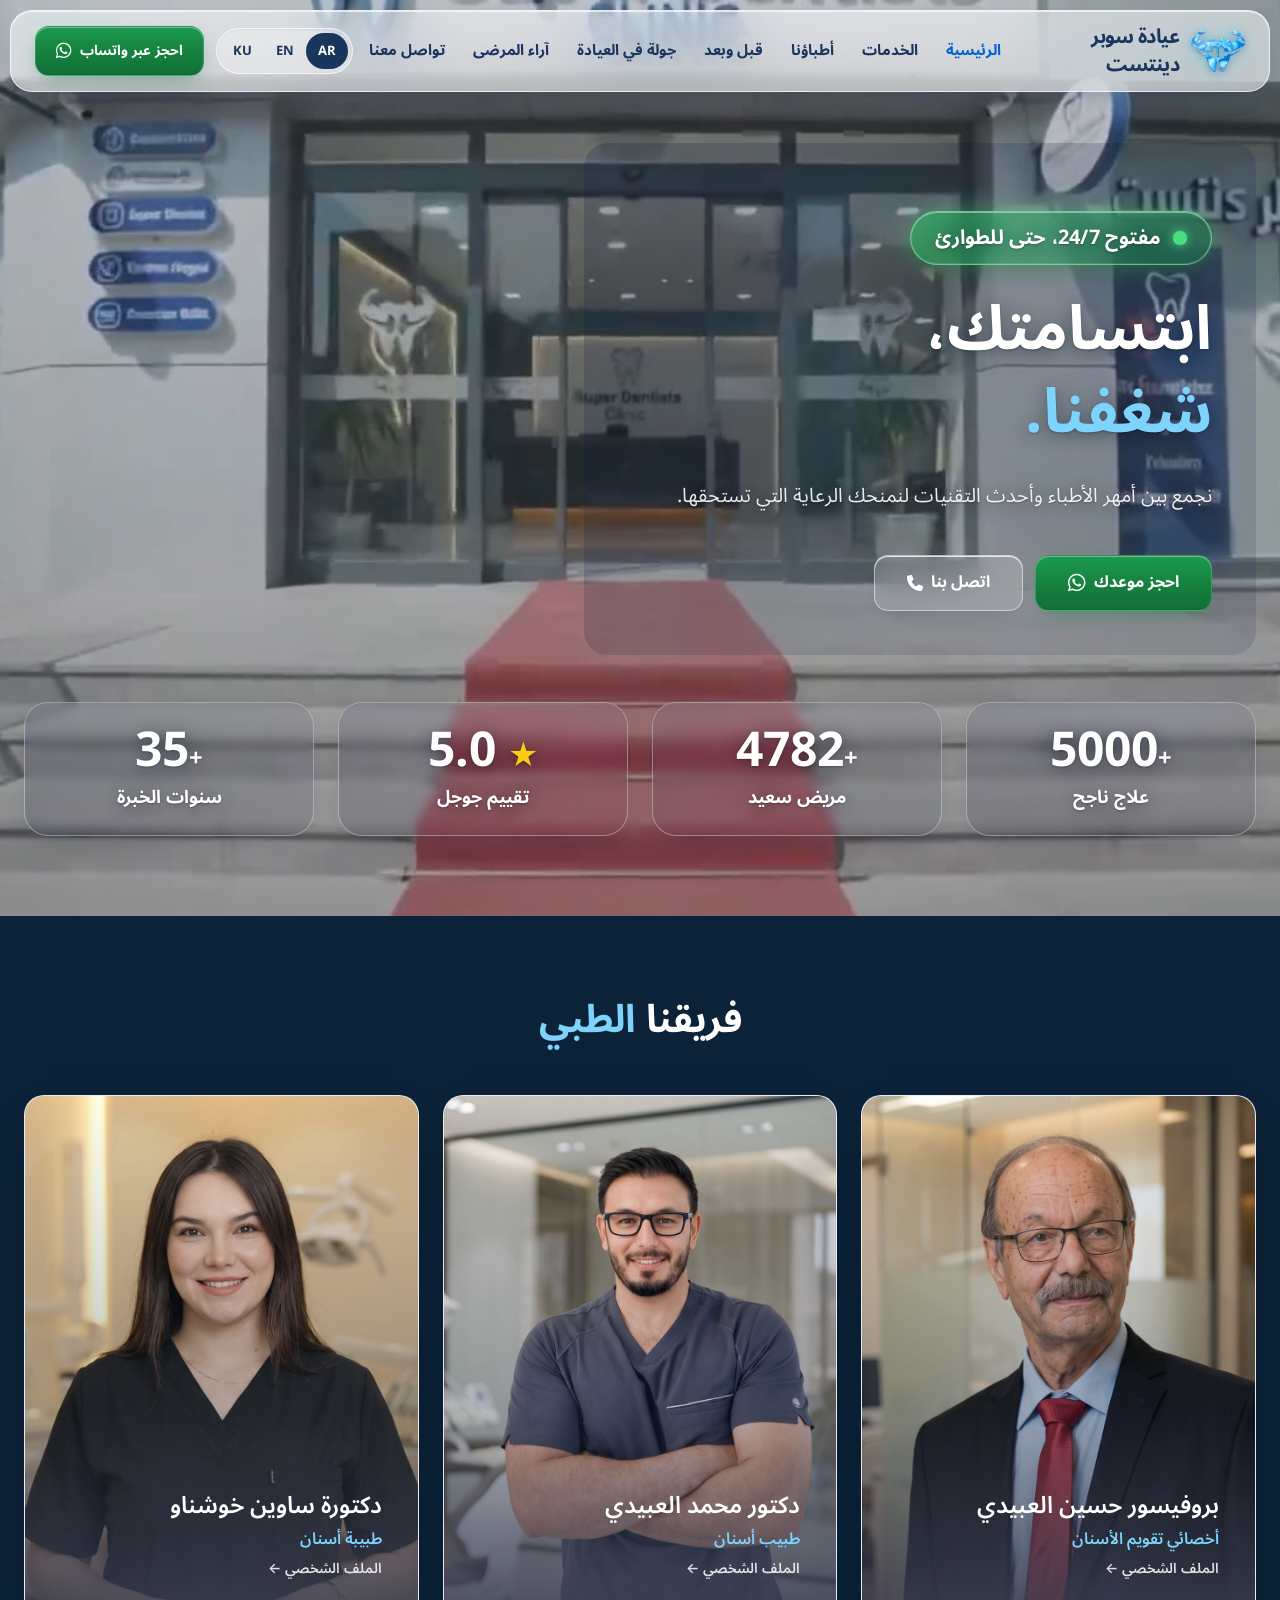
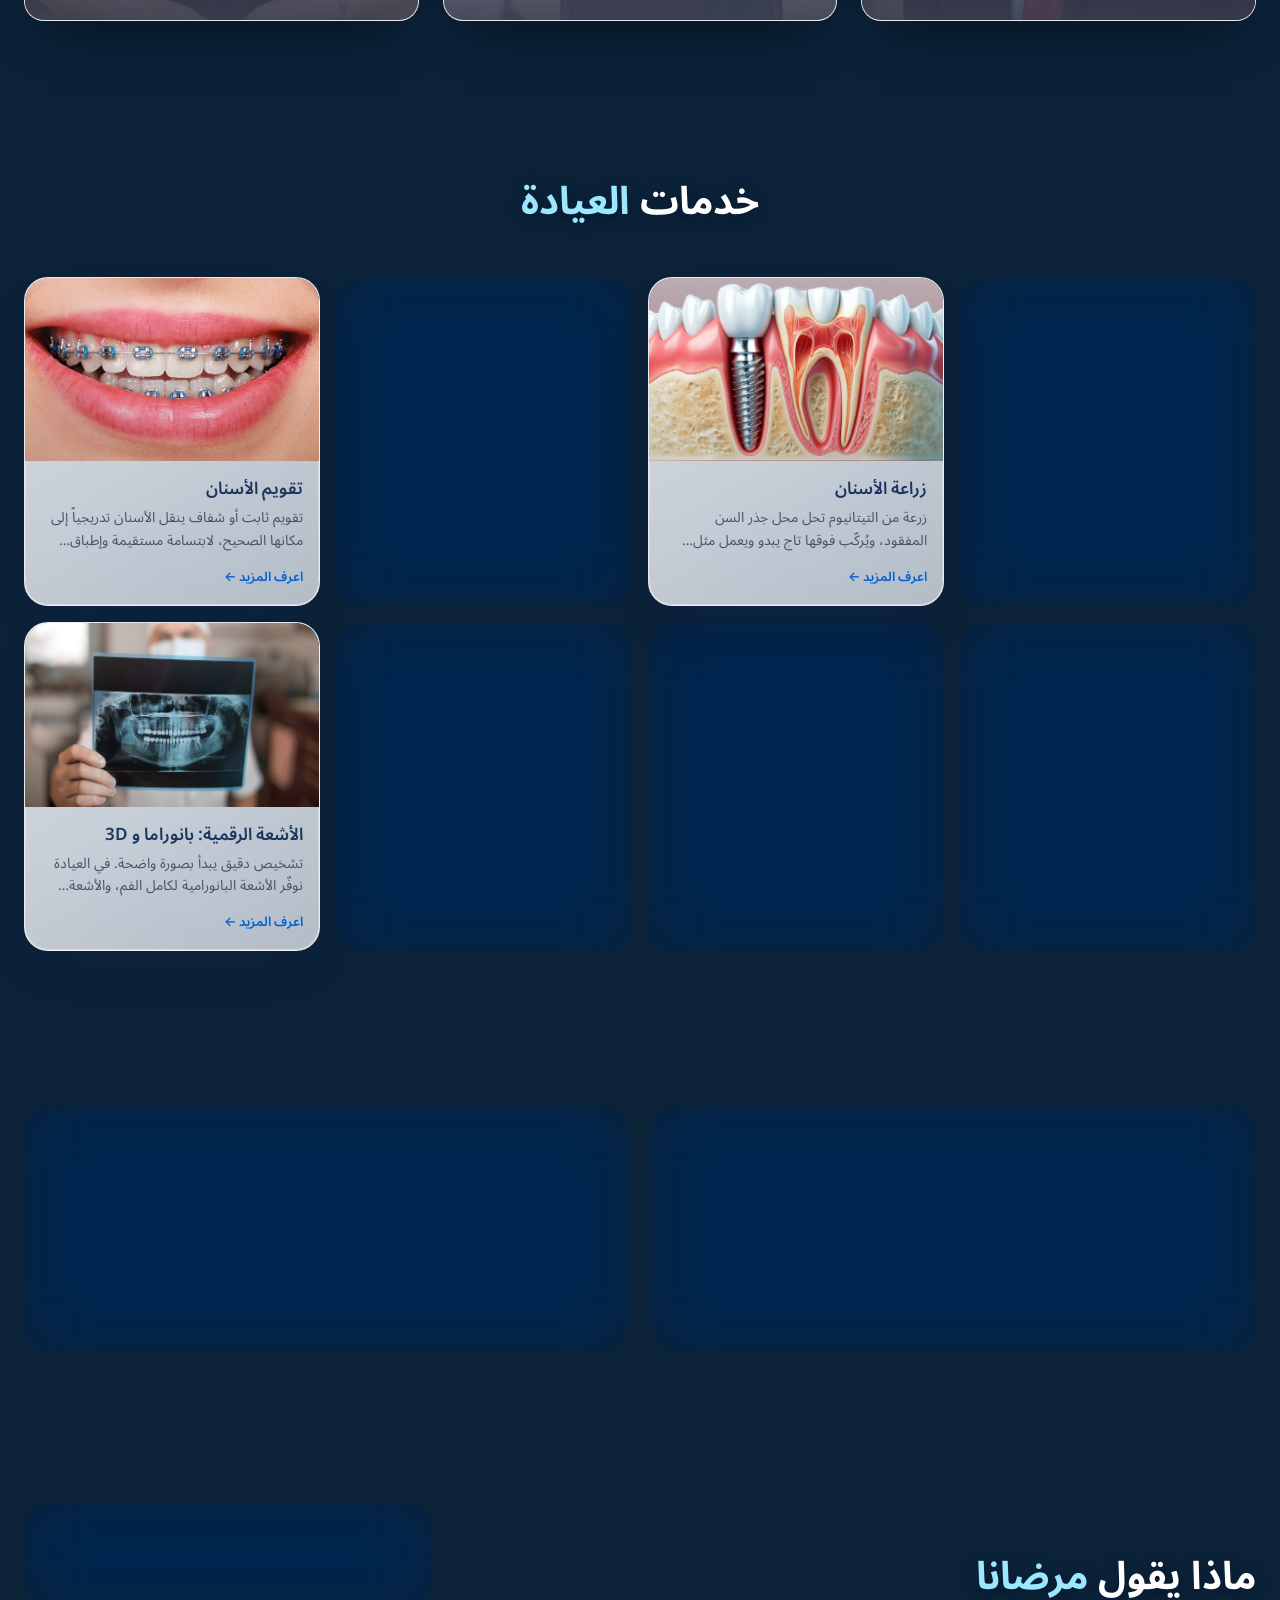
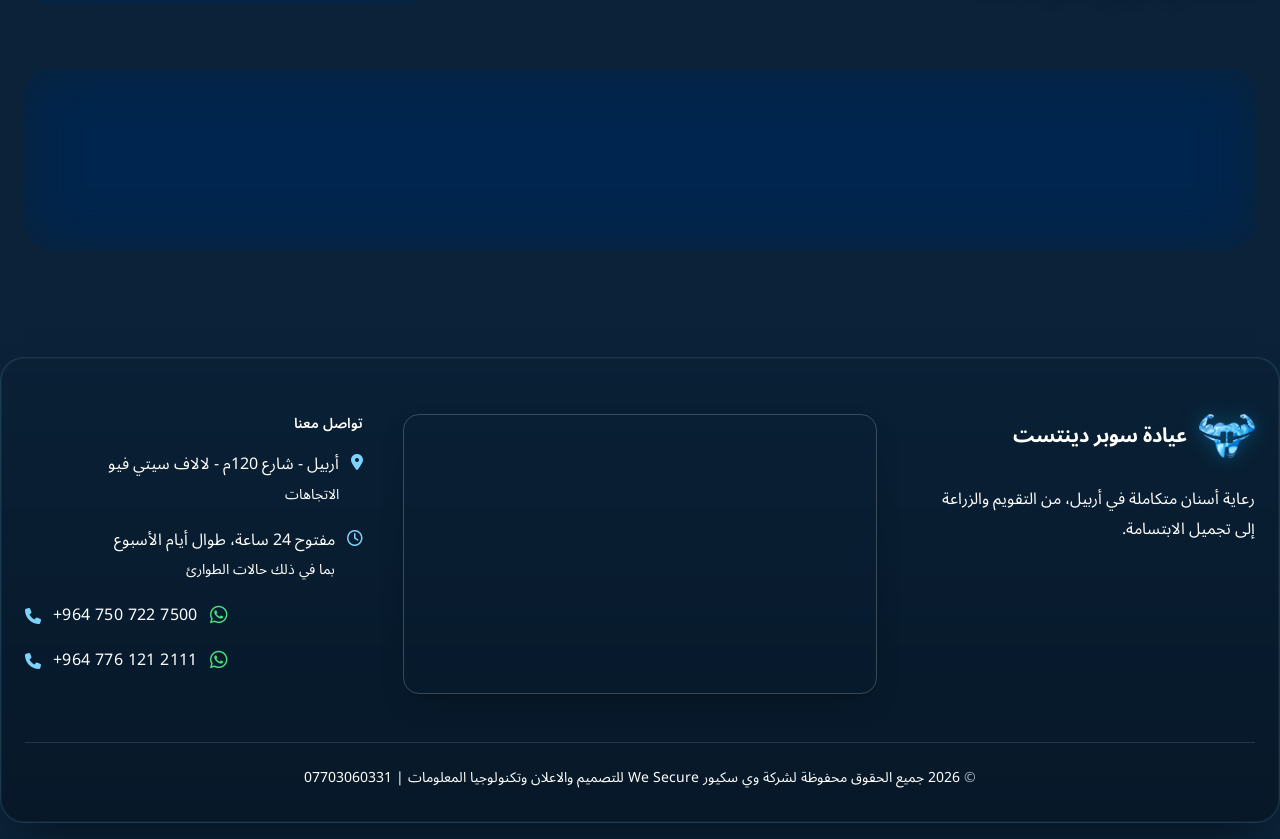
<file: index.html>
<!DOCTYPE html>
<html lang="ar" dir="rtl" data-title-ar="عيادة سوبر دينتست | أربيل" data-title-en="Super Dentist Clinic | Erbil" data-title-ku="کلینیکی سوپەر دێنتست | هەولێر">
<head>
<meta charset="UTF-8">
<meta name="viewport" content="width=device-width, initial-scale=1.0">
<title>عيادة سوبر دينتست | أربيل</title>
<meta name="description" content="عيادة سوبر دينتست في أربيل - تقويم وزراعة وتجميل الأسنان، ابتسامة هوليود وتبييض بالليزر. Super Dentist Clinic, Erbil.">
<meta name="theme-color" content="#1a365d">
<link rel="icon" type="image/png" href="favicon.png">
<link rel="apple-touch-icon" href="apple-touch-icon.png">
<meta property="og:type" content="website">
<meta property="og:title" content="عيادة سوبر دينتست | أربيل">
<meta property="og:description" content="عيادة سوبر دينتست في أربيل - تقويم وزراعة وتجميل الأسنان، ابتسامة هوليود وتبييض بالليزر. Super Dentist Clinic, Erbil.">
<!-- TODO: og:image needs a full URL once you have a domain, e.g. https://YOUR-DOMAIN/super-dentist-logo.png -->
<meta property="og:image" content="super-dentist-logo.png">
<link rel="preconnect" href="https://fonts.googleapis.com">
<link rel="preconnect" href="https://fonts.gstatic.com" crossorigin>
<link href="https://fonts.googleapis.com/css2?family=Inter:wght@400;500;600;700&family=Noto+Sans+Arabic:wght@400;500;600;700&display=swap" rel="stylesheet">
<link rel="stylesheet" href="https://cdnjs.cloudflare.com/ajax/libs/font-awesome/6.4.0/css/all.min.css">
<!-- Pre-built Tailwind CSS. If you add new Tailwind classes, styles.css must be rebuilt. -->
<link rel="stylesheet" href="styles.css?v=50">
<script type="application/ld+json">{"@context": "https://schema.org", "@type": "Dentist", "name": "Super Dentist Clinic", "alternateName": "عيادة سوبر دينتست", "image": "super-dentist-logo.png", "telephone": ["+9647507227500", "+9647761212111"], "address": {"@type": "PostalAddress", "streetAddress": "120m Street, Lalav City View", "addressLocality": "Erbil", "addressCountry": "IQ"}, "medicalSpecialty": ["Orthodontic", "CosmeticDentistry"], "availableLanguage": ["ar", "en", "ku"], "openingHoursSpecification": [{"@type": "OpeningHoursSpecification", "dayOfWeek": ["Monday", "Tuesday", "Wednesday", "Thursday", "Friday", "Saturday", "Sunday"], "opens": "00:00", "closes": "23:59"}]}</script>

</head>
<body class="pb-[76px] md:pb-0 antialiased relative selection:bg-navyBlue selection:text-white font-sans ">


<nav class="fixed w-full z-50 site-header">
  <div class="max-w-7xl mx-auto px-4 md:px-6 py-3 flex justify-between items-center relative gap-2 md:gap-4">
    <a href="index.html" class="flex items-center gap-2 md:gap-3 min-w-0">
      <span class="logo-metal" style="width:54px;height:44px"><img src="super-dentist-logo.png" alt="Super Dentist Clinic logo" width="54" height="44" style="width:54px;height:44px;object-fit:contain"></span>
      <span class="text-[15px] sm:text-lg md:text-xl font-bold text-navyBlue tracking-tight leading-tight "><span class="lang-text lang-ar">عيادة سوبر دينتست</span><span class="lang-text lang-en">Super Dentist Clinic</span><span class="lang-text lang-ku">کلینیکی سوپەر دێنتست</span></span>
    </a>
    <div class="hidden lg:flex items-center gap-4 xl:gap-7 2xl:gap-9 font-bold text-navyBlue text-[13.5px] xl:text-[15px]"><a href="index.html" class="whitespace-nowrap hover:text-deepBlue transition-colors sub text-deepBlue"><span class="lang-text lang-ar">الرئيسية</span><span class="lang-text lang-en">Home</span><span class="lang-text lang-ku">سەرەکی</span></a>
<a href="index.html#services" class="whitespace-nowrap hover:text-deepBlue transition-colors sub"><span class="lang-text lang-ar">الخدمات</span><span class="lang-text lang-en">Services</span><span class="lang-text lang-ku">خزمەتگوزارییەکان</span></a>
<a href="doctors.html" class="whitespace-nowrap hover:text-deepBlue transition-colors sub"><span class="lang-text lang-ar">أطباؤنا</span><span class="lang-text lang-en">Doctors</span><span class="lang-text lang-ku">پزیشکەکانمان</span></a>
<a href="gallery.html" class="whitespace-nowrap hover:text-deepBlue transition-colors sub"><span class="lang-text lang-ar">قبل وبعد</span><span class="lang-text lang-en">Before & After</span><span class="lang-text lang-ku">پێش و دوای</span></a>
<a href="tour.html" class="whitespace-nowrap hover:text-deepBlue transition-colors sub"><span class="lang-text lang-ar">جولة في العيادة</span><span class="lang-text lang-en">Clinic Tour</span><span class="lang-text lang-ku">گەشتی کلینیک</span></a>
<a href="index.html#reviews" class="whitespace-nowrap hover:text-deepBlue transition-colors sub"><span class="lang-text lang-ar">آراء المرضى</span><span class="lang-text lang-en">Reviews</span><span class="lang-text lang-ku">بۆچوونەکان</span></a>
<a href="#contact" class="whitespace-nowrap hover:text-deepBlue transition-colors sub"><span class="lang-text lang-ar">تواصل معنا</span><span class="lang-text lang-en">Contact</span><span class="lang-text lang-ku">پەیوەندی</span></a></div>
    <div class="flex items-center gap-2 md:gap-3 shrink-0">
      <div class="flex bg-white/60 rounded-full p-1 border border-white/60 shadow-sm" role="group" aria-label="Language">
        <button type="button" onclick="changeLang('ar')" id="btn-ar" class="px-2.5 md:px-3 py-1.5 text-[13px] font-bold rounded-full transition-colors">AR</button>
        <button type="button" onclick="changeLang('en')" id="btn-en" class="px-2.5 md:px-3 py-1.5 text-[13px] font-bold rounded-full transition-colors">EN</button>
        <button type="button" onclick="changeLang('ku')" id="btn-ku" class="px-2.5 md:px-3 py-1.5 text-[13px] font-bold rounded-full transition-colors">KU</button>
      </div>
      <button type="button" id="mobile-menu-btn" aria-label="Menu" aria-expanded="false" aria-controls="mobile-menu" class="lg:hidden p-1.5 text-navyBlue">
        <svg class="w-6 h-6" fill="none" stroke="currentColor" viewBox="0 0 24 24" aria-hidden="true"><path stroke-linecap="round" stroke-linejoin="round" stroke-width="2" d="M4 6h16M4 12h16M4 18h16"/></svg>
      </button>
      <a href="https://wa.me/9647507227500" target="_blank" rel="noopener" dir="ltr" aria-label="WhatsApp" class="wa-link hidden lg:inline-flex items-center gap-2 p-2.5 xl:px-5 xl:py-2.5 text-sm font-bold text-white bg-whatsapp rounded-[14px] hover:bg-whatsappDark hover:-translate-y-px transition-all shadow-cta">
        <i class="fa-brands fa-whatsapp text-lg" aria-hidden="true"></i><span class="hidden xl:inline"><span class="lang-text lang-ar">احجز عبر واتساب</span><span class="lang-text lang-en">Book via WhatsApp</span><span class="lang-text lang-ku">نۆرە بگرە لە واتسئاپ</span></span>
      </a>
    </div>
  </div>
  <div id="mobile-menu" class="hidden lg:hidden absolute top-full left-0 w-full shadow-lg py-4 px-6 flex flex-col gap-2 text-center font-bold text-navyBlue rounded-b-2xl bg-white/95">
    <a href="index.html" class="py-2 border-b border-navyBlue/10 hover:text-deepBlue"><span class="lang-text lang-ar">الرئيسية</span><span class="lang-text lang-en">Home</span><span class="lang-text lang-ku">سەرەکی</span></a>
<a href="index.html#services" class="py-2 border-b border-navyBlue/10 hover:text-deepBlue"><span class="lang-text lang-ar">الخدمات</span><span class="lang-text lang-en">Services</span><span class="lang-text lang-ku">خزمەتگوزارییەکان</span></a>
<a href="doctors.html" class="py-2 border-b border-navyBlue/10 hover:text-deepBlue"><span class="lang-text lang-ar">أطباؤنا</span><span class="lang-text lang-en">Doctors</span><span class="lang-text lang-ku">پزیشکەکانمان</span></a>
<a href="gallery.html" class="py-2 border-b border-navyBlue/10 hover:text-deepBlue"><span class="lang-text lang-ar">قبل وبعد</span><span class="lang-text lang-en">Before & After</span><span class="lang-text lang-ku">پێش و دوای</span></a>
<a href="tour.html" class="py-2 border-b border-navyBlue/10 hover:text-deepBlue"><span class="lang-text lang-ar">جولة في العيادة</span><span class="lang-text lang-en">Clinic Tour</span><span class="lang-text lang-ku">گەشتی کلینیک</span></a>
<a href="index.html#reviews" class="py-2 border-b border-navyBlue/10 hover:text-deepBlue"><span class="lang-text lang-ar">آراء المرضى</span><span class="lang-text lang-en">Reviews</span><span class="lang-text lang-ku">بۆچوونەکان</span></a>
<a href="#contact" class="py-2 border-b border-navyBlue/10 hover:text-deepBlue"><span class="lang-text lang-ar">تواصل معنا</span><span class="lang-text lang-en">Contact</span><span class="lang-text lang-ku">پەیوەندی</span></a>
    <div class="flex justify-center gap-6 mt-2">
      <a href="https://wa.me/9647507227500" target="_blank" rel="noopener" dir="ltr" class="wa-link py-2 text-whatsapp flex items-center gap-2"><i class="fa-brands fa-whatsapp text-2xl" aria-hidden="true"></i><span class="lang-text lang-ar">واتساب</span><span class="lang-text lang-en">WhatsApp</span><span class="lang-text lang-ku">واتسئاپ</span></a>
      <a href="tel:+9647507227500" dir="ltr" class="py-2 text-deepBlue flex items-center gap-2"><i class="fa-solid fa-phone text-xl" aria-hidden="true"></i><span class="lang-text lang-ar">اتصل</span><span class="lang-text lang-en">Call</span><span class="lang-text lang-ku">پەیوەندی</span></a>
    </div>
  </div>
</nav>
<main>

<!-- Video background: only behind the hero + stats -->
<div class="relative overflow-hidden">
  <div class="absolute inset-0 z-0 pointer-events-none bg-slate-200 video-fade" aria-hidden="true">
    <video id="bg-video" autoplay loop muted playsinline preload="metadata" poster="clinic-bg-poster.jpg" class="bg-video w-full h-full object-cover">
      <source src="clinic-doctors-bg-hq.mp4" type="video/mp4" media="(min-width: 768px)">
      <source src="clinic-doctors-bg.mp4" type="video/mp4">
    </video>
    <div class="absolute inset-0 hero-overlay"></div>
    
  </div>
<section id="home" class="relative min-h-[600px] md:min-h-[min(78svh,720px)] flex items-center overflow-hidden">
  <div class="max-w-7xl mx-auto px-4 md:px-6 w-full relative z-10 pt-24">
    <div class="crystal-panel crystal-dark space-y-5 md:space-y-6 max-w-2xl p-7 md:p-11">
      <span class="open-badge inline-flex items-center gap-3 px-5 py-2.5 md:px-6 md:py-3 rounded-full text-white text-base md:text-xl font-bold"><span class="relative flex w-3.5 h-3.5 shrink-0"><span class="absolute inset-0 rounded-full bg-[#4ADE80] animate-ping opacity-70"></span><span class="relative w-3.5 h-3.5 rounded-full bg-[#4ADE80] shadow-[0_0_10px_#4ADE80]"></span></span><span class="lang-text lang-ar">مفتوح 24/7، حتى للطوارئ</span><span class="lang-text lang-en">Open 24/7, including emergencies</span><span class="lang-text lang-ku">24/7 کراوەیە، بۆ فریاکەوتنیش</span></span>
      <h1 class="t-display font-bold text-white">
        <span class="lang-text lang-ar-block">ابتسامتك،</span><span class="lang-text lang-en-block">Your Smile,</span><span class="lang-text lang-ku-block">خەندەکەت،</span>
        <span class="text-[#7DD3FC]"><span class="lang-text lang-ar">شغفنا.</span><span class="lang-text lang-en">Our Passion.</span><span class="lang-text lang-ku">خولیای ئێمەیە.</span></span>
      </h1>
      <p class="t-lead text-white/90 max-w-[60ch]"><span class="lang-text lang-ar">نجمع بين أمهر الأطباء وأحدث التقنيات لنمنحك الرعاية التي تستحقها.</span><span class="lang-text lang-en">Combining top specialists and the latest technology to give you the care you deserve.</span><span class="lang-text lang-ku">باشترین پزیشکەکان و نوێترین تەکنەلۆژیا کۆدەکەینەوە بۆ پێدانی ئەو چاودێرییەی شایستەیت.</span></p>
      <div class="pt-4 flex flex-wrap gap-3">
        <a href="https://wa.me/9647507227500" target="_blank" rel="noopener" dir="ltr" class="wa-link inline-flex items-center gap-2 px-8 py-3 font-bold text-white bg-whatsapp rounded-[14px] hover:bg-whatsappDark hover:-translate-y-px transition-all shadow-cta"><i class="fa-brands fa-whatsapp text-xl" aria-hidden="true"></i><span class="lang-text lang-ar">احجز موعدك</span><span class="lang-text lang-en">Book an Appointment</span><span class="lang-text lang-ku">نۆرە بگرە</span></a>
        <a href="tel:+9647507227500" dir="ltr" class="inline-flex items-center gap-2 px-8 py-3 font-bold text-white bg-white/10 rounded-[14px] border-[1.5px] border-white/60 hover:bg-white/20 transition-colors"><i class="fa-solid fa-phone" aria-hidden="true"></i><span class="lang-text lang-ar">اتصل بنا</span><span class="lang-text lang-en">Call Us</span><span class="lang-text lang-ku">پەیوەندیمان پێوە بکە</span></a>
      </div>
    </div>
  </div>
</section>

<!-- Stats. TODO: confirm these numbers with the clinic -->
<section id="stats" class="pt-0 pb-14 md:pb-20 relative z-10">
  <div class="max-w-7xl mx-auto px-4 md:px-6 grid grid-cols-2 md:grid-cols-4 gap-4 md:gap-6 text-center">
    <div class="stat-tile p-4 md:p-6 rounded-[20px] flex flex-col items-center"><span class="text-3xl md:text-5xl font-bold text-deepBlue" dir="ltr">5000<span class="text-xl md:text-2xl">+</span></span><span class="text-navyBlue font-bold text-sm md:text-lg mt-2"><span class="lang-text lang-ar">علاج ناجح</span><span class="lang-text lang-en">Successful Treatments</span><span class="lang-text lang-ku">چارەسەری سەرکەوتوو</span></span></div>
    <div class="stat-tile p-4 md:p-6 rounded-[20px] flex flex-col items-center"><span class="text-3xl md:text-5xl font-bold text-deepBlue" dir="ltr">4782<span class="text-xl md:text-2xl">+</span></span><span class="text-navyBlue font-bold text-sm md:text-lg mt-2"><span class="lang-text lang-ar">مريض سعيد</span><span class="lang-text lang-en">Happy Patients</span><span class="lang-text lang-ku">نەخۆشی دڵخۆش</span></span></div>
    <div class="stat-tile p-4 md:p-6 rounded-[20px] flex flex-col items-center"><span class="text-3xl md:text-5xl font-bold text-deepBlue" dir="ltr">5.0 <span class="text-yellow-500 text-2xl md:text-3xl">★</span></span><span class="text-navyBlue font-bold text-sm md:text-lg mt-2"><span class="lang-text lang-ar">تقييم جوجل</span><span class="lang-text lang-en">Google Rating</span><span class="lang-text lang-ku">هەڵسەنگاندنی گوگڵ</span></span></div>
    <div class="stat-tile p-4 md:p-6 rounded-[20px] flex flex-col items-center"><span class="text-3xl md:text-5xl font-bold text-deepBlue" dir="ltr">35<span class="text-xl md:text-2xl">+</span></span><span class="text-navyBlue font-bold text-sm md:text-lg mt-2"><span class="lang-text lang-ar">سنوات الخبرة</span><span class="lang-text lang-en">Years of Experience</span><span class="lang-text lang-ku">ساڵانی ئەزموون</span></span></div>
  </div>
</section>

</div>

<section id="specialists" class="py-12 md:py-16 relative z-10">
  <div class="max-w-7xl mx-auto px-4 md:px-6">
    <h2 class="text-center mb-8 md:mb-12 t-h2 font-bold text-navyBlue"><span class="lang-text lang-ar">فريقنا <span class="text-deepBlue">الطبي</span></span><span class="lang-text lang-en">Our Medical <span class="text-deepBlue">Team</span></span><span class="lang-text lang-ku">تیمی <span class="text-deepBlue">پزیشکیمان</span></span></h2>
    <div class="flex flex-wrap justify-center gap-4 md:gap-6">
<a href="doctors.html#hussain" class="doctor-card relative isolate w-full max-w-[420px] sm:max-w-none sm:w-[calc(50%-12px)] lg:w-[calc(33.333%-16px)] aspect-[3/4] rounded-[20px] overflow-hidden bg-slate-200 hover:-translate-y-0.5 transition-transform border border-slate-200 shadow-[0_1px_2px_rgba(15,23,42,.04),0_8px_24px_rgba(15,23,42,.08)] group/item flex flex-col justify-end p-6 md:p-8">
  <div class="absolute inset-0 bg-gradient-to-t from-[#0A192F]/90 via-[#0A192F]/25 via-40% to-transparent z-0"></div>
  <img src="dr-hussain.jpg" loading="lazy" class="absolute top-0 left-0 w-full h-full object-cover object-top z-[-1]" alt="Prof. Hussain Al Obaidi">
  <div class="relative z-10 p-1">
    <h3 class="t-h3 font-semibold text-white mb-1"><span class="lang-text lang-ar">بروفيسور حسين العبيدي</span><span class="lang-text lang-en">Prof. Hussain Al Obaidi</span><span class="lang-text lang-ku">پڕۆفیسۆر حوسێن ئەلعوبێدی</span></h3>
    <p class="text-[#7DD3FC] font-semibold text-sm md:text-base"><span class="lang-text lang-ar">أخصائي تقويم الأسنان</span><span class="lang-text lang-en">Orthodontist</span><span class="lang-text lang-ku">پسپۆڕی ڕاستکردنەوەی ددان</span></p>
    <span class="inline-block mt-2 text-sm font-semibold text-white/85 underline underline-offset-4 decoration-white/40"><span class="lang-text lang-ar">الملف الشخصي ←</span><span class="lang-text lang-en">View profile →</span><span class="lang-text lang-ku">پرۆفایل ←</span></span>
  </div>
</a>
<a href="doctors.html#mohamed" class="doctor-card relative isolate w-full max-w-[420px] sm:max-w-none sm:w-[calc(50%-12px)] lg:w-[calc(33.333%-16px)] aspect-[3/4] rounded-[20px] overflow-hidden bg-slate-200 hover:-translate-y-0.5 transition-transform border border-slate-200 shadow-[0_1px_2px_rgba(15,23,42,.04),0_8px_24px_rgba(15,23,42,.08)] group/item flex flex-col justify-end p-6 md:p-8">
  <div class="absolute inset-0 bg-gradient-to-t from-[#0A192F]/90 via-[#0A192F]/25 via-40% to-transparent z-0"></div>
  <img src="dr-mohamed.jpg" loading="lazy" class="absolute top-0 left-0 w-full h-full object-cover object-top z-[-1]" alt="Dr. Mohamed Al Obaidi">
  <div class="relative z-10 p-1">
    <h3 class="t-h3 font-semibold text-white mb-1"><span class="lang-text lang-ar">دكتور محمد العبيدي</span><span class="lang-text lang-en">Dr. Mohamed Al Obaidi</span><span class="lang-text lang-ku">دکتۆر محەمەد ئەلعوبێدی</span></h3>
    <p class="text-[#7DD3FC] font-semibold text-sm md:text-base"><span class="lang-text lang-ar">طبيب أسنان</span><span class="lang-text lang-en">Dentist</span><span class="lang-text lang-ku">پزیشکی ددان</span></p>
    <span class="inline-block mt-2 text-sm font-semibold text-white/85 underline underline-offset-4 decoration-white/40"><span class="lang-text lang-ar">الملف الشخصي ←</span><span class="lang-text lang-en">View profile →</span><span class="lang-text lang-ku">پرۆفایل ←</span></span>
  </div>
</a>
<a href="doctors.html#sawin" class="doctor-card relative isolate w-full max-w-[420px] sm:max-w-none sm:w-[calc(50%-12px)] lg:w-[calc(33.333%-16px)] aspect-[3/4] rounded-[20px] overflow-hidden bg-slate-200 hover:-translate-y-0.5 transition-transform border border-slate-200 shadow-[0_1px_2px_rgba(15,23,42,.04),0_8px_24px_rgba(15,23,42,.08)] group/item flex flex-col justify-end p-6 md:p-8">
  <div class="absolute inset-0 bg-gradient-to-t from-[#0A192F]/90 via-[#0A192F]/25 via-40% to-transparent z-0"></div>
  <img src="dr-sawin.jpg" loading="lazy" class="absolute top-0 left-0 w-full h-full object-cover object-top z-[-1]" alt="Dr. Sawin Khoshnaw">
  <div class="relative z-10 p-1">
    <h3 class="t-h3 font-semibold text-white mb-1"><span class="lang-text lang-ar">دكتورة ساوين خوشناو</span><span class="lang-text lang-en">Dr. Sawin Khoshnaw</span><span class="lang-text lang-ku">دکتۆرە ساوین خۆشناو</span></h3>
    <p class="text-[#7DD3FC] font-semibold text-sm md:text-base"><span class="lang-text lang-ar">طبيبة أسنان</span><span class="lang-text lang-en">Dentist</span><span class="lang-text lang-ku">پزیشکی ددان</span></p>
    <span class="inline-block mt-2 text-sm font-semibold text-white/85 underline underline-offset-4 decoration-white/40"><span class="lang-text lang-ar">الملف الشخصي ←</span><span class="lang-text lang-en">View profile →</span><span class="lang-text lang-ku">پرۆفایل ←</span></span>
  </div>
</a></div>
  </div>
</section>

<section id="services" class="py-12 md:py-16 relative z-10">
  <div class="max-w-7xl mx-auto px-4 md:px-6">
    <h2 class="text-center mb-8 md:mb-12 t-h2 font-bold text-navyBlue"><span class="lang-text lang-ar">خدمات <span class="text-deepBlue">العيادة</span></span><span class="lang-text lang-en">Clinic <span class="text-deepBlue">Services</span></span><span class="lang-text lang-ku">خزمەتگوزارییەکانی <span class="text-deepBlue">کلینیک</span></span></h2>
    <div class="flex flex-wrap justify-center gap-4">
<a href="hollywood-smile.html" class="svc-card glass-panel group flex flex-col !p-0 w-full max-w-[420px] sm:max-w-none sm:w-[calc(50%-8px)] md:w-[calc(33.333%-11px)] lg:w-[calc(25%-12px)]">
  <div class="svc-cover has-photo relative aspect-[16/10] overflow-hidden rounded-t-[23px]" style="--c1:#2563EB;--c2:#7DD3FC" >
    <img src="services/hollywood-smile.jpg" alt="Hollywood Smile" width="1200" height="750" loading="lazy" onerror="this.onerror=null;this.src='services/hollywood-smile.svg'">
  </div>
  <div class="p-4 flex flex-col gap-1.5 flex-1">
    <h3 class="text-base md:text-[17px] font-semibold text-navyBlue"><span class="lang-text lang-ar">ابتسامة هوليود</span><span class="lang-text lang-en">Hollywood Smile</span><span class="lang-text lang-ku">خەندەی هۆلیوود</span></h3>
    <p class="text-slate-600 text-sm leading-relaxed line-clamp-2"><span class="lang-text lang-ar">تصميم ابتسامة متكامل باستخدام القشور (الفينير) أو التيجان، لتحصل على أسنان متناسقة وبيضاء بمظهر طبيعي.</span><span class="lang-text lang-en">A complete smile makeover with veneers or crowns, designed to give you even, white, natural-looking teeth.</span><span class="lang-text lang-ku">دیزاینی تەواوی خەندە بە ڤینیر یان تاج، بۆ ئەوەی ددانێکی ڕێک و سپی و سروشتیت هەبێت.</span></p>
    <span class="mt-auto pt-1.5 text-[13px] font-semibold text-deepBlue"><span class="lang-text lang-ar">اعرف المزيد ←</span><span class="lang-text lang-en">Learn more →</span><span class="lang-text lang-ku">زیاتر بزانە ←</span></span>
  </div>
</a>
<a href="dental-implants.html" class="svc-card glass-panel group flex flex-col !p-0 w-full max-w-[420px] sm:max-w-none sm:w-[calc(50%-8px)] md:w-[calc(33.333%-11px)] lg:w-[calc(25%-12px)]">
  <div class="svc-cover has-photo relative aspect-[16/10] overflow-hidden rounded-t-[23px]" style="--c1:#0E7490;--c2:#5EEAD4" >
    <img src="services/dental-implants.jpg" alt="Dental Implants" width="1200" height="750" loading="lazy" onerror="this.onerror=null;this.src='services/dental-implants.svg'">
  </div>
  <div class="p-4 flex flex-col gap-1.5 flex-1">
    <h3 class="text-base md:text-[17px] font-semibold text-navyBlue"><span class="lang-text lang-ar">زراعة الأسنان</span><span class="lang-text lang-en">Dental Implants</span><span class="lang-text lang-ku">چاندنی ددان</span></h3>
    <p class="text-slate-600 text-sm leading-relaxed line-clamp-2"><span class="lang-text lang-ar">زرعة من التيتانيوم تحل محل جذر السن المفقود، ويُركّب فوقها تاج يبدو ويعمل مثل السن الطبيعي.</span><span class="lang-text lang-en">A titanium implant replaces the root of a missing tooth, topped with a crown that looks and works like a natural tooth.</span><span class="lang-text lang-ku">چێنراوێکی تیتانیۆم جێگەی ڕەگی ددانی لەدەستچوو دەگرێتەوە، و تاجێکی لەسەر دادەنرێت کە وەک ددانی سروشتی دەردەکەوێت و کار دەکات.</span></p>
    <span class="mt-auto pt-1.5 text-[13px] font-semibold text-deepBlue"><span class="lang-text lang-ar">اعرف المزيد ←</span><span class="lang-text lang-en">Learn more →</span><span class="lang-text lang-ku">زیاتر بزانە ←</span></span>
  </div>
</a>
<a href="cosmetic-dentistry.html" class="svc-card glass-panel group flex flex-col !p-0 w-full max-w-[420px] sm:max-w-none sm:w-[calc(50%-8px)] md:w-[calc(33.333%-11px)] lg:w-[calc(25%-12px)]">
  <div class="svc-cover has-photo relative aspect-[16/10] overflow-hidden rounded-t-[23px]" style="--c1:#7C3AED;--c2:#F0ABFC" >
    <img src="services/cosmetic-dentistry.jpg" alt="Cosmetic Dentistry" width="1200" height="750" loading="lazy" onerror="this.onerror=null;this.src='services/cosmetic-dentistry.svg'">
  </div>
  <div class="p-4 flex flex-col gap-1.5 flex-1">
    <h3 class="text-base md:text-[17px] font-semibold text-navyBlue"><span class="lang-text lang-ar">تجميل الأسنان</span><span class="lang-text lang-en">Cosmetic Dentistry</span><span class="lang-text lang-ku">جوانکاری ددان</span></h3>
    <p class="text-slate-600 text-sm leading-relaxed line-clamp-2"><span class="lang-text lang-ar">علاجات تحسّن شكل الأسنان ولونها وتناسقها، من الحشوات التجميلية وتعديل الشكل إلى القشور.</span><span class="lang-text lang-en">Treatments that improve the shape, color and balance of your teeth, from cosmetic bonding and contouring to veneers.</span><span class="lang-text lang-ku">چارەسەرگەلێک بۆ باشترکردنی شێوە و ڕەنگ و ڕێکی ددان، لە پڕکردنەوەی جوانکاری و ڕێکخستنی شێوەوە تا ڤینیر.</span></p>
    <span class="mt-auto pt-1.5 text-[13px] font-semibold text-deepBlue"><span class="lang-text lang-ar">اعرف المزيد ←</span><span class="lang-text lang-en">Learn more →</span><span class="lang-text lang-ku">زیاتر بزانە ←</span></span>
  </div>
</a>
<a href="orthodontics.html" class="svc-card glass-panel group flex flex-col !p-0 w-full max-w-[420px] sm:max-w-none sm:w-[calc(50%-8px)] md:w-[calc(33.333%-11px)] lg:w-[calc(25%-12px)]">
  <div class="svc-cover has-photo relative aspect-[16/10] overflow-hidden rounded-t-[23px]" style="--c1:#1D4ED8;--c2:#A5B4FC" >
    <img src="services/orthodontics.jpg" alt="Orthodontics" width="1200" height="750" loading="lazy" onerror="this.onerror=null;this.src='services/orthodontics.svg'">
  </div>
  <div class="p-4 flex flex-col gap-1.5 flex-1">
    <h3 class="text-base md:text-[17px] font-semibold text-navyBlue"><span class="lang-text lang-ar">تقويم الأسنان</span><span class="lang-text lang-en">Orthodontics</span><span class="lang-text lang-ku">ڕاستکردنەوەی ددان</span></h3>
    <p class="text-slate-600 text-sm leading-relaxed line-clamp-2"><span class="lang-text lang-ar">تقويم ثابت أو شفاف ينقل الأسنان تدريجياً إلى مكانها الصحيح، لابتسامة مستقيمة وإطباق صحي.</span><span class="lang-text lang-en">Braces or clear aligners that gradually move teeth into place, for a straighter smile and a healthier bite.</span><span class="lang-text lang-ku">تەلی ددان یان ڕاستکەرەوەی شەفاف کە ورده ورده ددانەکان دەباتە شوێنی ڕاستی خۆیان، بۆ خەندەیەکی ڕێک و گازگرتنێکی تەندروست.</span></p>
    <span class="mt-auto pt-1.5 text-[13px] font-semibold text-deepBlue"><span class="lang-text lang-ar">اعرف المزيد ←</span><span class="lang-text lang-en">Learn more →</span><span class="lang-text lang-ku">زیاتر بزانە ←</span></span>
  </div>
</a>
<a href="root-canal.html" class="svc-card glass-panel group flex flex-col !p-0 w-full max-w-[420px] sm:max-w-none sm:w-[calc(50%-8px)] md:w-[calc(33.333%-11px)] lg:w-[calc(25%-12px)]">
  <div class="svc-cover has-photo relative aspect-[16/10] overflow-hidden rounded-t-[23px]" style="--c1:#0F766E;--c2:#99F6E4" >
    <img src="services/root-canal.jpg" alt="Root Canal Treatment" width="1200" height="750" loading="lazy" onerror="this.onerror=null;this.src='services/root-canal.svg'">
  </div>
  <div class="p-4 flex flex-col gap-1.5 flex-1">
    <h3 class="text-base md:text-[17px] font-semibold text-navyBlue"><span class="lang-text lang-ar">المعالجة اللبية للأسنان</span><span class="lang-text lang-en">Root Canal Treatment</span><span class="lang-text lang-ku">چارەسەری دەماری ددان</span></h3>
    <p class="text-slate-600 text-sm leading-relaxed line-clamp-2"><span class="lang-text lang-ar">إزالة العصب الملتهب أو المصاب من داخل السن ثم تنظيفه وإغلاقه، للحفاظ على السن بدلاً من خلعه.</span><span class="lang-text lang-en">Removes infected or inflamed nerve tissue from inside the tooth, then cleans and seals it, saving the tooth instead of pulling it.</span><span class="lang-text lang-ku">لابردنی دەماری هەوکردوو یان تووشبوو لە ناو ددانەکە، پاشان پاککردنەوە و داخستنی، بۆ پاراستنی ددانەکە لە جیاتی کێشانی.</span></p>
    <span class="mt-auto pt-1.5 text-[13px] font-semibold text-deepBlue"><span class="lang-text lang-ar">اعرف المزيد ←</span><span class="lang-text lang-en">Learn more →</span><span class="lang-text lang-ku">زیاتر بزانە ←</span></span>
  </div>
</a>
<a href="pediatric-dentistry.html" class="svc-card glass-panel group flex flex-col !p-0 w-full max-w-[420px] sm:max-w-none sm:w-[calc(50%-8px)] md:w-[calc(33.333%-11px)] lg:w-[calc(25%-12px)]">
  <div class="svc-cover has-photo relative aspect-[16/10] overflow-hidden rounded-t-[23px]" style="--c1:#EA580C;--c2:#FDE68A" >
    <img src="services/pediatric-dentistry.jpg" alt="Pediatric Dentistry" width="1200" height="750" loading="lazy" onerror="this.onerror=null;this.src='services/pediatric-dentistry.svg'">
  </div>
  <div class="p-4 flex flex-col gap-1.5 flex-1">
    <h3 class="text-base md:text-[17px] font-semibold text-navyBlue"><span class="lang-text lang-ar">طب أسنان الأطفال</span><span class="lang-text lang-en">Pediatric Dentistry</span><span class="lang-text lang-ku">پزیشکی ددانی منداڵان</span></h3>
    <p class="text-slate-600 text-sm leading-relaxed line-clamp-2"><span class="lang-text lang-ar">رعاية لطيفة لأسنان الأطفال في جو هادئ وودود، لينشأوا بأسنان صحية ومن دون خوف من طبيب الأسنان.</span><span class="lang-text lang-en">Gentle dental care for children in a calm, friendly setting, so they grow up with healthy teeth and no fear of the dentist.</span><span class="lang-text lang-ku">چاودێری نەرمونیانی ددانی منداڵان لە کەشێکی ئارام و دۆستانەدا، بۆ ئەوەی بە ددانی تەندروست و بێ ترس لە پزیشکی ددان گەورە ببن.</span></p>
    <span class="mt-auto pt-1.5 text-[13px] font-semibold text-deepBlue"><span class="lang-text lang-ar">اعرف المزيد ←</span><span class="lang-text lang-en">Learn more →</span><span class="lang-text lang-ku">زیاتر بزانە ←</span></span>
  </div>
</a>
<a href="laser-whitening.html" class="svc-card glass-panel group flex flex-col !p-0 w-full max-w-[420px] sm:max-w-none sm:w-[calc(50%-8px)] md:w-[calc(33.333%-11px)] lg:w-[calc(25%-12px)]">
  <div class="svc-cover has-photo relative aspect-[16/10] overflow-hidden rounded-t-[23px]" style="--c1:#0284C7;--c2:#E0F2FE" >
    <img src="services/laser-whitening.jpg" alt="Laser Teeth Whitening" width="1200" height="750" loading="lazy" onerror="this.onerror=null;this.src='services/laser-whitening.svg'">
  </div>
  <div class="p-4 flex flex-col gap-1.5 flex-1">
    <h3 class="text-base md:text-[17px] font-semibold text-navyBlue"><span class="lang-text lang-ar">تبييض الأسنان بالليزر</span><span class="lang-text lang-en">Laser Teeth Whitening</span><span class="lang-text lang-ku">سپیکردنەوەی ددان بە لێزەر</span></h3>
    <p class="text-slate-600 text-sm leading-relaxed line-clamp-2"><span class="lang-text lang-ar">تبييض احترافي يُفعَّل بضوء الليزر، يجعل الأسنان أفتح بعدة درجات في جلسة واحدة.</span><span class="lang-text lang-en">Professional whitening activated by laser light, making teeth several shades whiter in a single session.</span><span class="lang-text lang-ku">سپیکردنەوەی پیشەیی بە تیشکی لێزەر، کە لە یەک دانیشتندا ددان چەند پلەیەک سپیتر دەکات.</span></p>
    <span class="mt-auto pt-1.5 text-[13px] font-semibold text-deepBlue"><span class="lang-text lang-ar">اعرف المزيد ←</span><span class="lang-text lang-en">Learn more →</span><span class="lang-text lang-ku">زیاتر بزانە ←</span></span>
  </div>
</a>
<a href="xray-imaging.html" class="svc-card glass-panel group flex flex-col !p-0 w-full max-w-[420px] sm:max-w-none sm:w-[calc(50%-8px)] md:w-[calc(33.333%-11px)] lg:w-[calc(25%-12px)]">
  <div class="svc-cover has-photo relative aspect-[16/10] overflow-hidden rounded-t-[23px]" style="--c1:#0B1D3A;--c2:#7DD3FC" >
    <img src="services/xray-imaging.jpg" alt="Digital X-Ray: Panoramic & 3D" width="1200" height="750" loading="lazy" onerror="this.onerror=null;this.src='services/xray-imaging.svg'">
  </div>
  <div class="p-4 flex flex-col gap-1.5 flex-1">
    <h3 class="text-base md:text-[17px] font-semibold text-navyBlue"><span class="lang-text lang-ar">الأشعة الرقمية: بانوراما و 3D</span><span class="lang-text lang-en">Digital X-Ray: Panoramic & 3D</span><span class="lang-text lang-ku">تیشکی دیجیتاڵ: پانۆراما و 3D</span></h3>
    <p class="text-slate-600 text-sm leading-relaxed line-clamp-2"><span class="lang-text lang-ar">تشخيص دقيق يبدأ بصورة واضحة. في العيادة نوفّر الأشعة البانورامية لكامل الفم، والأشعة ثلاثية الأبعاد 3D، والأشعة العادية للسن الواحد — بأجهزة رقمية سريعة وجرعة إشعاع منخفضة، والنتيجة تظهر على الشاشة خلال دقائق.</span><span class="lang-text lang-en">Accurate diagnosis starts with a clear picture. We offer panoramic X-rays of the whole mouth, 3D (CBCT) scans and regular single-tooth X-rays, using fast digital machines with a low radiation dose. Your images are on screen within minutes.</span><span class="lang-text lang-ku">دەستنیشانکردنی ورد بە وێنەیەکی ڕوون دەست پێدەکات. لە کلینیک تیشکی پانۆرامی بۆ هەموو دەم، تیشکی سێ ڕەهەندی 3D و تیشکی ئاسایی بۆ یەک ددان دابین دەکەین — بە ئامێری دیجیتاڵی خێرا و دۆزی تیشکی کەم، و ئەنجامەکە لە چەند خولەکێکدا لەسەر شاشە دەردەکەوێت.</span></p>
    <span class="mt-auto pt-1.5 text-[13px] font-semibold text-deepBlue"><span class="lang-text lang-ar">اعرف المزيد ←</span><span class="lang-text lang-en">Learn more →</span><span class="lang-text lang-ku">زیاتر بزانە ←</span></span>
  </div>
</a></div>
  </div>
</section>

<!-- Gallery + tour teasers -->
<section id="teasers" class="py-12 md:py-16 relative z-10">
  <div class="max-w-7xl mx-auto px-4 md:px-6 grid md:grid-cols-2 gap-6">
    <a href="gallery.html" class="glass-panel bg-white/75 hover:bg-white/90 rounded-[2rem] p-8 md:p-10 flex flex-col gap-3">
      <i class="fa-solid fa-wand-magic-sparkles text-3xl text-deepBlue" aria-hidden="true"></i>
      <h2 class="t-h3 font-bold text-navyBlue"><span class="lang-text lang-ar">نتائج قبل وبعد</span><span class="lang-text lang-en">Before &amp; After</span><span class="lang-text lang-ku">ئەنجامی پێش و دوای</span></h2>
      <p class="text-slate-600 font-normal"><span class="lang-text lang-ar">شاهد نتائج حقيقية لمرضانا في ابتسامة هوليود والتقويم والتبييض.</span><span class="lang-text lang-en">See real results from our patients: Hollywood Smile, orthodontics, whitening and more.</span><span class="lang-text lang-ku">ئەنجامی ڕاستەقینەی نەخۆشەکانمان ببینە لە خەندەی هۆلیوود، ڕاستکردنەوە و سپیکردنەوەدا.</span></p>
      <span class="font-bold text-deepBlue"><span class="lang-text lang-ar">عرض المعرض ←</span><span class="lang-text lang-en">View gallery →</span><span class="lang-text lang-ku">بینینی گەلەری ←</span></span>
    </a>
    <a href="tour.html" class="glass-panel bg-white/75 hover:bg-white/90 rounded-[2rem] p-8 md:p-10 flex flex-col gap-3">
      <i class="fa-solid fa-house-medical text-3xl text-deepBlue" aria-hidden="true"></i>
      <h2 class="t-h3 font-bold text-navyBlue"><span class="lang-text lang-ar">جولة في العيادة</span><span class="lang-text lang-en">Clinic Tour</span><span class="lang-text lang-ku">گەشتێک بە کلینیکدا</span></h2>
      <p class="text-slate-600 font-normal"><span class="lang-text lang-ar">تعرّف على عيادتنا وتجهيزاتها قبل زيارتك.</span><span class="lang-text lang-en">Take a look inside our clinic and equipment before your visit.</span><span class="lang-text lang-ku">پێش سەردانەکەت کلینیک و ئامێرەکانمان ببینە.</span></p>
      <span class="font-bold text-deepBlue"><span class="lang-text lang-ar">ابدأ الجولة ←</span><span class="lang-text lang-en">Start the tour →</span><span class="lang-text lang-ku">دەستپێکردنی گەشت ←</span></span>
    </a>
  </div>
</section>

<section id="reviews" class="py-12 md:py-16 relative z-10">
  <div class="max-w-7xl mx-auto px-4 md:px-6 space-y-8">
    <div class="flex flex-col lg:flex-row lg:items-end justify-between gap-6">
      <h2 class="t-h2 font-bold text-navyBlue"><span class="lang-text lang-ar">ماذا يقول <span class="text-deepBlue">مرضانا</span></span><span class="lang-text lang-en">What Our <span class="text-deepBlue">Patients Say</span></span><span class="lang-text lang-ku">نەخۆشەکانمان <span class="text-deepBlue">چی دەڵێن</span></span></h2>
      <div id="g-summary" class="card rounded-3xl px-5 py-4 flex flex-wrap items-center gap-x-5 gap-y-3">
        <div class="flex items-center gap-3">
          <svg class="w-7 h-7 shrink-0" viewBox="0 0 24 24" aria-hidden="true"><path d="M22.56 12.25c0-.78-.07-1.53-.2-2.25H12v4.26h5.92c-.26 1.37-1.04 2.53-2.21 3.31v2.77h3.57c2.08-1.92 3.28-4.74 3.28-8.09z" fill="#4285F4"/><path d="M12 23c2.97 0 5.46-.98 7.28-2.66l-3.57-2.77c-.98.66-2.23 1.06-3.71 1.06-2.86 0-5.29-1.93-6.16-4.53H2.18v2.84C3.99 20.53 7.7 23 12 23z" fill="#34A853"/><path d="M5.84 14.09c-.22-.66-.35-1.36-.35-2.09s.13-1.43.35-2.09V7.07H2.18C1.43 8.55 1 10.22 1 12s.43 3.45 1.18 4.93l2.85-2.22.81-.62z" fill="#FBBC05"/><path d="M12 5.38c1.62 0 3.06.56 4.21 1.64l3.15-3.15C17.45 2.09 14.97 1 12 1 7.7 1 3.99 3.47 2.18 7.07l3.66 2.84c.87-2.6 3.3-4.53 6.16-4.53z" fill="#EA4335"/></svg>
          <div>
            <div class="flex items-center gap-2"><span id="g-rating" class="text-3xl font-bold text-navyBlue" dir="ltr">5.0</span><span class="text-yellow-400 text-xl tracking-wider" aria-hidden="true">★★★★★</span></div>
            <a id="g-count-link" href="https://www.google.com/maps/search/?api=1&query=Super+Dentist+Clinic+Erbil" target="_blank" rel="noopener" class="text-sm font-bold text-slate-600 hover:text-deepBlue"><span id="g-count" dir="ltr">131</span> <span class="lang-text lang-ar">مراجعة على جوجل</span><span class="lang-text lang-en">Google reviews</span><span class="lang-text lang-ku">پێداچوونەوە لە گوگڵ</span></a>
          </div>
        </div>
        <!-- TODO: your write-a-review link: https://search.google.com/local/writereview?placeid=YOUR_PLACE_ID -->
        <a id="g-write" href="https://www.google.com/maps/search/?api=1&query=Super+Dentist+Clinic+Erbil" target="_blank" rel="noopener" class="inline-flex items-center gap-2 px-5 py-2.5 font-bold text-white bg-[#1a73e8] rounded-[14px] hover:bg-[#1558b0] text-sm"><i class="fa-solid fa-pen" aria-hidden="true"></i><span class="lang-text lang-ar">اكتب تقييمك</span><span class="lang-text lang-en">Write a review</span><span class="lang-text lang-ku">هەڵسەنگاندن بنووسە</span></a>
      </div>
    </div>

    <!-- Live Google reviews from Trustindex (replaces the manual list below while it loads correctly) -->
    <div id="ti-widget" class="min-h-[1px]">
      <script defer async src="https://cdn.trustindex.io/loader.js?2119ee586e95519c9796397d2c3"></script>
    </div>

    <!-- Backup: the manual reviews below show only if the Trustindex widget does not load -->
    <div id="reviews-wrap" class="hidden relative">
      <div id="reviews-track" class="flex gap-4 md:gap-6 overflow-x-auto snap-x snap-mandatory scroll-smooth pb-4 no-scrollbar"></div>
      <button type="button" id="rv-prev" aria-label="Previous" class="hidden md:flex absolute top-[45%] -translate-y-1/2 -start-5 w-11 h-11 rounded-full bg-white shadow-lg text-navyBlue items-center justify-center hover:bg-sky-50 text-xl font-bold"><i class="fa-solid fa-chevron-left rtl:rotate-180" aria-hidden="true"></i></button>
      <button type="button" id="rv-next" aria-label="Next" class="hidden md:flex absolute top-[45%] -translate-y-1/2 -end-5 w-11 h-11 rounded-full bg-white shadow-lg text-navyBlue items-center justify-center hover:bg-sky-50 text-xl font-bold"><i class="fa-solid fa-chevron-right rtl:rotate-180" aria-hidden="true"></i></button>
      <div id="rv-dots" class="flex justify-center gap-2 mt-2"></div>
      <p id="rv-attrib" class="hidden text-center text-xs text-slate-500 font-semibold mt-2"><span class="lang-text lang-ar">المراجعات من خرائط جوجل</span><span class="lang-text lang-en">Reviews from Google Maps</span><span class="lang-text lang-ku">پێداچوونەوەکان لە نەخشەی گوگڵەوە</span></p>
    </div>

    <div id="reviews-empty" class="card rounded-3xl p-8 text-center space-y-4">
      <p class="text-navyBlue font-bold text-lg"><span class="lang-text lang-ar">اقرأ تجارب مرضانا الحقيقية على جوجل.</span><span class="lang-text lang-en">Read real experiences from our patients on Google.</span><span class="lang-text lang-ku">ئەزموونی ڕاستەقینەی نەخۆشەکانمان لە گوگڵ بخوێنەوە.</span></p>
      <a href="https://www.google.com/maps/search/?api=1&query=Super+Dentist+Clinic+Erbil" target="_blank" rel="noopener" class="inline-flex items-center gap-2 px-6 py-3 font-bold text-white bg-navyBlue rounded-[14px] hover:bg-[#0A192F] transition-colors"><span class="lang-text lang-ar">عرض جميع المراجعات</span><span class="lang-text lang-en">See all reviews</span><span class="lang-text lang-ku">هەموو پێداچوونەوەکان ببینە</span></a>
    </div>
  </div>
</section>


</main>

<footer id="contact" class="footer-glass crystal-panel relative z-10 mt-8 mb-24 md:mb-4 mx-3 md:mx-auto max-w-[1320px] text-slate-700">
  <div class="max-w-7xl mx-auto px-4 md:px-6 pt-14 pb-8">
    <div class="grid gap-10 md:grid-cols-[1fr_1.4fr_1fr] items-stretch">
      <div class="space-y-4">
        <a href="index.html" class="inline-flex items-center gap-3">
          <span class="logo-metal" style="width:56px;height:44px"><img src="super-dentist-logo.png" alt="" width="56" height="44" style="width:56px;height:44px;object-fit:contain" loading="lazy"></span>
          <span class="text-xl font-bold text-navyBlue"><span class="lang-text lang-ar">عيادة سوبر دينتست</span><span class="lang-text lang-en">Super Dentist Clinic</span><span class="lang-text lang-ku">کلینیکی سوپەر دێنتست</span></span>
        </a>
        <p class="text-slate-600 max-w-[36ch]"><span class="lang-text lang-ar">رعاية أسنان متكاملة في أربيل، من التقويم والزراعة إلى تجميل الابتسامة.</span><span class="lang-text lang-en">Complete dental care in Erbil, from orthodontics and implants to smile design.</span><span class="lang-text lang-ku">چاودێری تەواوی ددان لە هەولێر، لە ڕاستکردنەوە و چاندنەوە تا جوانکاری خەندە.</span></p>
      </div>
      <div class="flex flex-col">
        <!-- TODO: replace src with the official embed (Google Maps -> Share -> Embed a map) -->
        <div class="flex-1 min-h-[240px] md:min-h-[280px] rounded-2xl overflow-hidden border border-white/20 shadow-[0_12px_30px_-14px_rgba(0,0,0,.5)]">
          <iframe src="https://maps.google.com/maps?q=Super+dentists+clinic+Erbil&t=&z=15&ie=UTF8&iwloc=&output=embed" title="Super Dentist Clinic location" width="100%" height="100%" style="border:0;min-height:240px" loading="lazy" referrerpolicy="no-referrer-when-downgrade"></iframe>
        </div>
      </div>
      <div class="space-y-4">
        <h3 class="text-sm font-semibold text-navyBlue"><span class="lang-text lang-ar">تواصل معنا</span><span class="lang-text lang-en">Contact</span><span class="lang-text lang-ku">پەیوەندی</span></h3>
        <p class="flex items-start gap-3"><i class="fa-solid fa-location-dot text-[#0062D6] mt-1" aria-hidden="true"></i><span><span class="lang-text lang-ar">أربيل - شارع 120م - لالاف سيتي فيو</span><span class="lang-text lang-en">Erbil - 120m Street - Lalav City View</span><span class="lang-text lang-ku">هەولێر - شەقامی 120م - لالاف ستی ڤیو</span><br><a href="https://www.google.com/maps/dir/?api=1&destination=Super+Dentist+Clinic+Erbil" target="_blank" rel="noopener" class="text-[#0062D6] hover:underline text-sm"><span class="lang-text lang-ar">الاتجاهات</span><span class="lang-text lang-en">Get directions</span><span class="lang-text lang-ku">ڕێنمایی ڕێگا</span></a></span></p>
        <p class="flex items-start gap-3"><i class="fa-regular fa-clock text-[#0062D6] mt-1" aria-hidden="true"></i><span><span class="lang-text lang-ar">مفتوح 24 ساعة، طوال أيام الأسبوع</span><span class="lang-text lang-en">Open 24 hours, 7 days a week</span><span class="lang-text lang-ku">24 کاتژمێر کراوەیە، هەموو ڕۆژانی هەفتە</span><br><span class="text-sm text-slate-600"><span class="lang-text lang-ar">بما في ذلك حالات الطوارئ</span><span class="lang-text lang-en">Including emergencies</span><span class="lang-text lang-ku">لەگەڵ حاڵەتە فریاکەوتنەکان</span></span></span></p>
        <div class="flex items-center gap-3" dir="ltr">
          <i class="fa-solid fa-phone text-[#0062D6]" aria-hidden="true"></i>
          <a href="tel:+9647507227500" dir="ltr" class="tracking-wide text-navyBlue hover:underline">+964 750 722 7500</a>
          <a href="https://wa.me/9647507227500" target="_blank" rel="noopener" aria-label="WhatsApp" class="wa-link text-[#15803D] text-xl"><i class="fa-brands fa-whatsapp" aria-hidden="true"></i></a>
        </div>
        <div class="flex items-center gap-3" dir="ltr">
          <i class="fa-solid fa-phone text-[#0062D6]" aria-hidden="true"></i>
          <a href="tel:+9647761212111" dir="ltr" class="tracking-wide text-navyBlue hover:underline">+964 776 121 2111</a>
          <a href="https://wa.me/9647761212111" target="_blank" rel="noopener" aria-label="WhatsApp" class="wa-link text-[#15803D] text-xl"><i class="fa-brands fa-whatsapp" aria-hidden="true"></i></a>
        </div>

      </div>
    </div>
    <p class="mt-12 pt-6 border-t border-slate-900/10 text-sm text-slate-600 text-center leading-relaxed">
      &copy; <span id="year" dir="ltr">2026</span>
      <span class="lang-text lang-ar">جميع الحقوق محفوظة لشركة وي سكيور We Secure للتصميم والاعلان وتكنولوجيا المعلومات | <span dir="ltr">07703060331</span></span><span class="lang-text lang-en">All rights reserved to We Secure for Design, Advertising &amp; IT | <span dir="ltr">07703060331</span></span><span class="lang-text lang-ku">هەموو مافێک پارێزراوە بۆ کۆمپانیای We Secure بۆ دیزاین و ڕیکلام و تەکنەلۆجیای زانیاری | <span dir="ltr">07703060331</span></span>
    </p>
  </div>
</footer>

<!-- Sticky booking bar: phones only -->
<div id="mobile-cta" class="md:hidden fixed inset-x-0 bottom-0 z-40 bg-white/95 border-t border-slate-200 shadow-[0_-4px_16px_rgba(15,23,42,.08)] px-3 pt-2 transition-transform duration-200" style="padding-bottom:calc(8px + env(safe-area-inset-bottom))">
  <div class="flex gap-2">
    <a href="tel:+9647507227500" class="flex-1 h-12 inline-flex items-center justify-center gap-2 rounded-[14px] border-[1.5px] border-slate-300 bg-white font-bold text-slate-900"><i class="fa-solid fa-phone" aria-hidden="true"></i><span class="lang-text lang-ar">اتصل</span><span class="lang-text lang-en">Call</span><span class="lang-text lang-ku">پەیوەندی</span></a>
    <a href="https://wa.me/9647507227500" target="_blank" rel="noopener" dir="ltr" class="wa-link flex-[1.6] h-12 inline-flex items-center justify-center gap-2 rounded-[14px] bg-whatsapp hover:bg-whatsappDark font-bold text-white shadow-cta"><i class="fa-brands fa-whatsapp text-xl" aria-hidden="true"></i><span class="lang-text lang-ar">احجز عبر واتساب</span><span class="lang-text lang-en">Book on WhatsApp</span><span class="lang-text lang-ku">نۆرە بگرە لە واتسئاپ</span></a>
  </div>
</div>

<script>
/* =====================  GOOGLE REVIEWS  =====================
   OPTION A - automatic & live (recommended):
     1. In Google Cloud Console create an API key and enable "Maps JavaScript API" and "Places API (New)".
        Restrict the key to your website (HTTP referrers: lewaaalobaidi-byte.github.io/*).
     2. Find the clinic's Place ID:
        https://developers.google.com/maps/documentation/javascript/examples/places-placeid-finder
     3. Paste both below. The site then shows the live rating, review count and up to 5 latest reviews.
   OPTION B - by hand: leave apiKey empty and paste real reviews WORD FOR WORD into REVIEWS:
     { name: 'Ahmed K.', stars: 5, month: '2026-11', text: 'review text exactly as on Google' },   (month = year-month it was posted)
*/
window.GOOGLE_REVIEWS = { apiKey: '', placeId: '' };
window.REVIEWS = [
  { name: 'Mohamad Ali S.', stars: 5, month: '2026-09', text: 'We called them after midnight, and they were incredibly responsive, accommodating, and professional. By the time we arrived, they were already waiting for us.\n\nDr. Mohammed and Dr. Sawin were both extremely friendly, welcoming, and reassuring. They performed the necessary procedure immediately, smoothly, and with great professionalism.\n\nWhat really stood out to us was the way they treated us. They made us feel more like family than regular patients, even though they stayed at the clinic until the early hours of the morning to make sure everything was taken care of.\n\nI highly recommend Dr. Mohammed and Dr. Sawin to anyone looking for caring, professional, and trustworthy doctors. Truly excellent service and exceptional human beings.' },
  { name: 'Miran H.', stars: 5, month: '2026-02', text: 'Best service ever! I called for an emergency on Friday, and they responded very quickly and took care of everything the same day. Excellent service and very professional staff. Highly recommended!' },
  { name: 'رؤى ر.', stars: 5, month: '2026-02', text: 'Excellent experience for my little daughter she didn’t feel any pain thanks for the 2 amazing dentists who were very professional in dealing with her fear!!! Definitely I’d  recommend ppl to do their teeth here!!!' },
  { name: 'Mayss L.', stars: 5, month: '2026-01', text: 'عيادة تجنن مريحة ولطيفة والدكتور جداً متعاون ومتفهم ويسمع للمريض ويحاول بكل الطرق يخلي مرتاح وراضي يفهم بادق التفاصيل وينطي اجابات مقنعة ودقيقة كل التوفيق 💗' },
  { name: 'RANDOMIII S.', stars: 5, month: '2026-07', text: 'Such a great dentist with great work , didn’t feel any pain it was quick , smooth and with great results. Definitely the best dentist in erbil 💗' },
  { name: 'Taranom A.', stars: 5, month: '2026-01', text: 'أتقدم بخالص الشكر والتقدير إلى طبيب الأسنان العزيز وكادره الطبي المتفاني واللطيف. إن حسن التعامل، والصبر، والدقة في العمل جعلت تجربتي مريحة وممتعة. أتمنى لكم دوام الصحة والتوفيق والنجاح المستمر' },
  { name: 'Aiesha A.', stars: 5, month: '2026-02', text: 'I had an excellent experience. The dentist did an amazing job and was very professional and gentle. The entire team was incredibly friendly and welcoming, which made me feel comfortable from the moment I arrived. I’m very happy with the results and highly recommend this clinic.' },
  { name: 'alaa 2001', stars: 5, month: '2026-10', text: 'موجودين لحالات الطوارئ 24 ساعة شغلهم كلش زين واسعارهم مناسبه شكرا' },
  { name: 'zayn A.', stars: 5, month: '2026-01', text: 'احسن عيادة أسنان خابرت الدكتور ساعة ٤ الفجر واجة ومقصر وشكرا جزيلاً' },
  { name: 'Rawand B.', stars: 5, month: '2026-09', text: 'I had cleaning, and filling done. Was happy with the speed of the procedure and the capabilties of the whole staff.' }
];
</script>
<script src="site.js?v=50"></script>
<!-- AI Assistant Chat Widget -->
<script src="https://app.aiassist.chat/widget.js" data-site-id="82ca7860-756f-42e5-a851-264dc3e4ab57" data-api-url="https://engine.aiassist.chat" async></script>
</body>
</html>
</file>
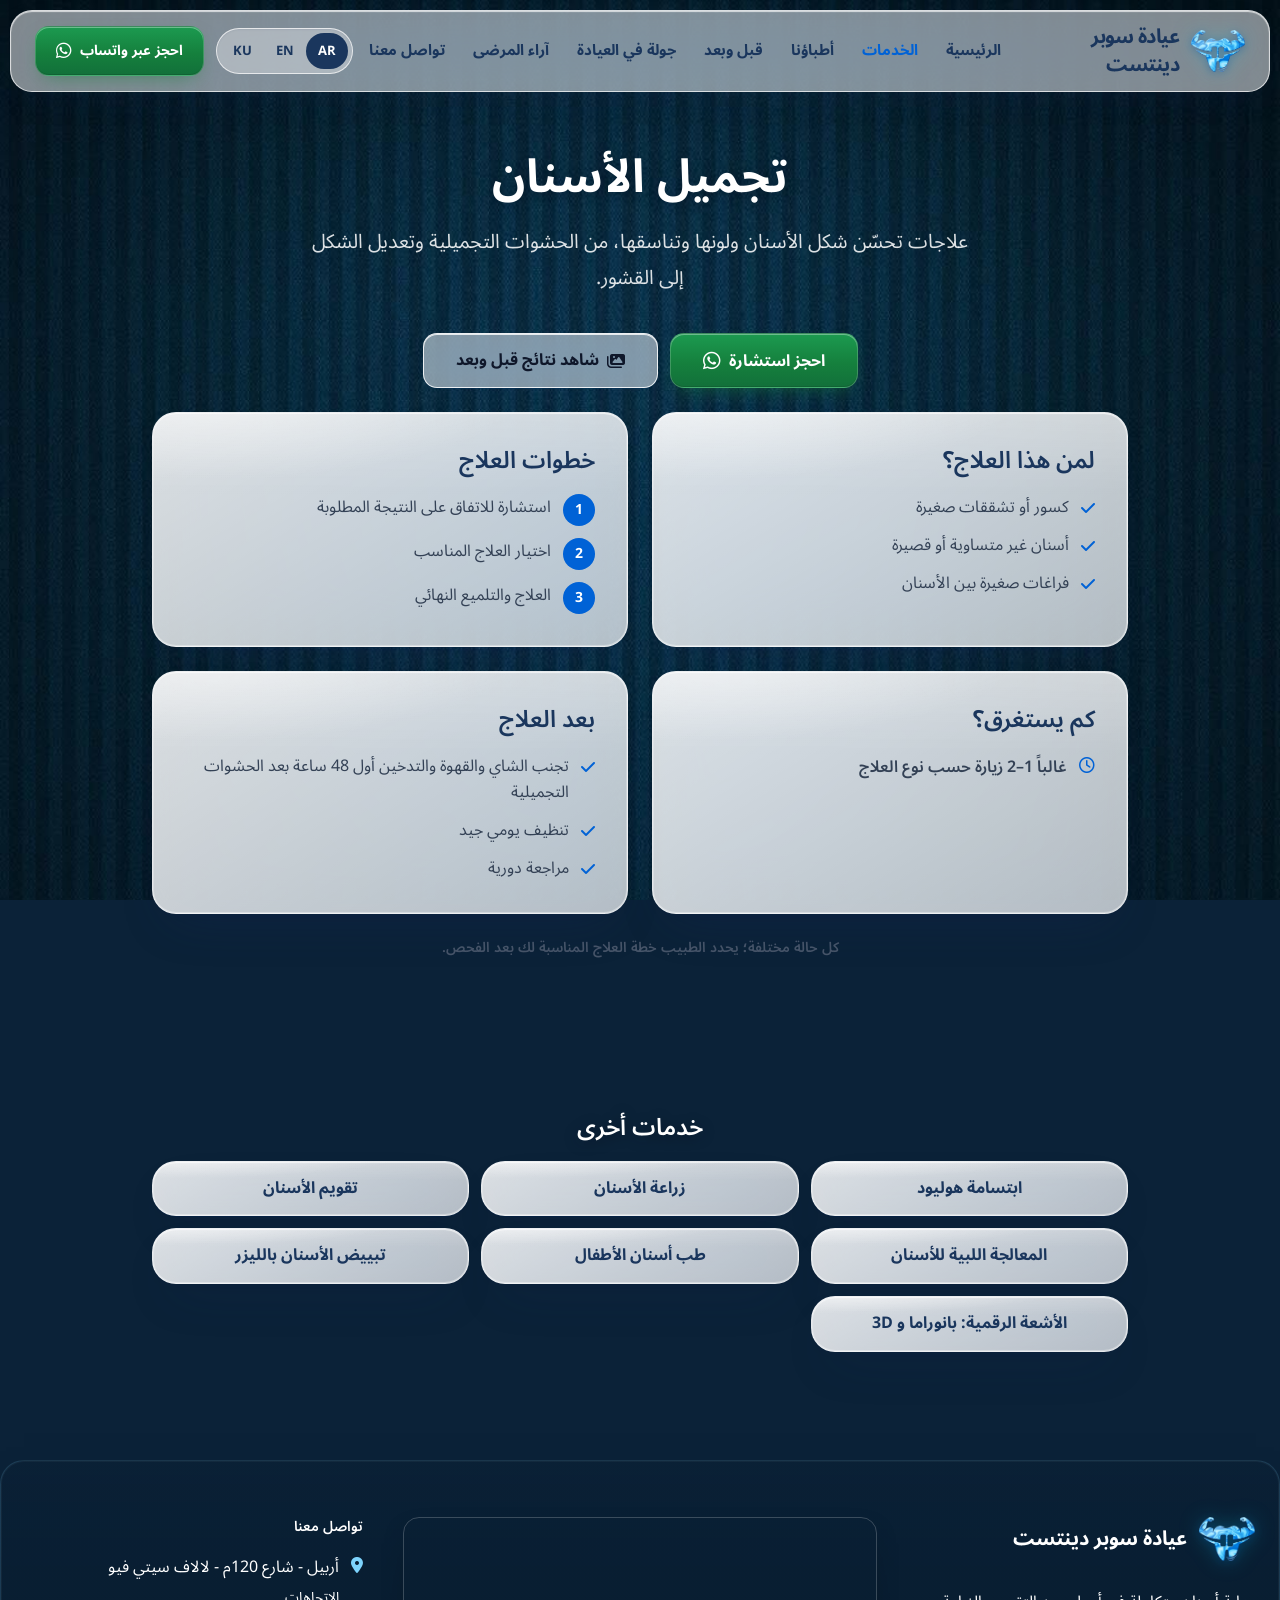
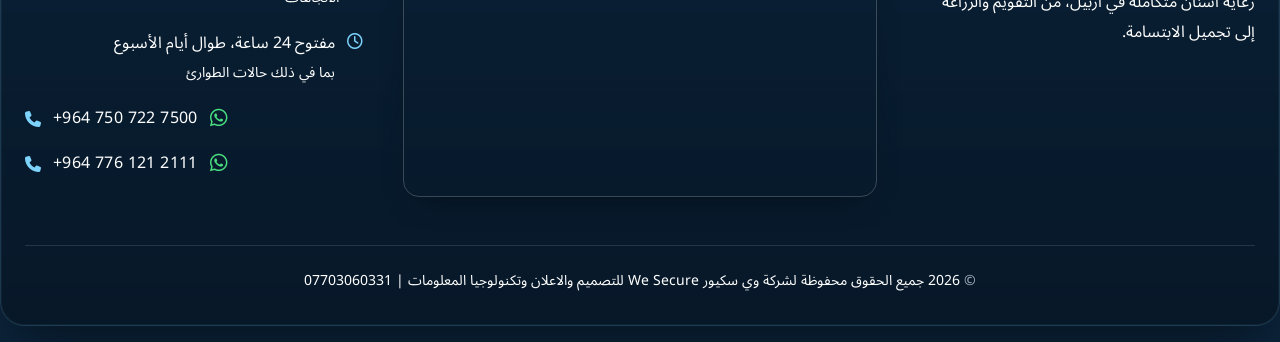
<file: cosmetic-dentistry.html>
<!DOCTYPE html>
<html lang="ar" dir="rtl" data-title-ar="تجميل الأسنان | عيادة سوبر دينتست أربيل" data-title-en="Cosmetic Dentistry | Super Dentist Clinic Erbil" data-title-ku="جوانکاری ددان | کلینیکی سوپەر دێنتست هەولێر">
<head>
<meta charset="UTF-8">
<meta name="viewport" content="width=device-width, initial-scale=1.0">
<title>تجميل الأسنان | عيادة سوبر دينتست أربيل</title>
<meta name="description" content="تجميل الأسنان في أربيل - عيادة سوبر دينتست. علاجات تحسّن شكل الأسنان ولونها وتناسقها، من الحشوات التجميلية وتعديل الشكل إلى القشور.">
<meta name="theme-color" content="#1a365d">
<link rel="icon" type="image/png" href="favicon.png">
<link rel="apple-touch-icon" href="apple-touch-icon.png">
<meta property="og:type" content="website">
<meta property="og:title" content="تجميل الأسنان | عيادة سوبر دينتست أربيل">
<meta property="og:description" content="تجميل الأسنان في أربيل - عيادة سوبر دينتست. علاجات تحسّن شكل الأسنان ولونها وتناسقها، من الحشوات التجميلية وتعديل الشكل إلى القشور.">
<!-- TODO: og:image needs a full URL once you have a domain, e.g. https://YOUR-DOMAIN/super-dentist-logo.png -->
<meta property="og:image" content="super-dentist-logo.png">
<link rel="preconnect" href="https://fonts.googleapis.com">
<link rel="preconnect" href="https://fonts.gstatic.com" crossorigin>
<link href="https://fonts.googleapis.com/css2?family=Inter:wght@400;500;600;700&family=Noto+Sans+Arabic:wght@400;500;600;700&display=swap" rel="stylesheet">
<link rel="stylesheet" href="https://cdnjs.cloudflare.com/ajax/libs/font-awesome/6.4.0/css/all.min.css">
<!-- Pre-built Tailwind CSS. If you add new Tailwind classes, styles.css must be rebuilt. -->
<link rel="stylesheet" href="styles.css?v=50">

</head>
<body class="pb-[76px] md:pb-0 antialiased relative selection:bg-navyBlue selection:text-white font-sans ">


<nav class="fixed w-full z-50 site-header">
  <div class="max-w-7xl mx-auto px-4 md:px-6 py-3 flex justify-between items-center relative gap-2 md:gap-4">
    <a href="index.html" class="flex items-center gap-2 md:gap-3 min-w-0">
      <span class="logo-metal" style="width:54px;height:44px"><img src="super-dentist-logo.png" alt="Super Dentist Clinic logo" width="54" height="44" style="width:54px;height:44px;object-fit:contain"></span>
      <span class="text-[15px] sm:text-lg md:text-xl font-bold text-navyBlue tracking-tight leading-tight "><span class="lang-text lang-ar">عيادة سوبر دينتست</span><span class="lang-text lang-en">Super Dentist Clinic</span><span class="lang-text lang-ku">کلینیکی سوپەر دێنتست</span></span>
    </a>
    <div class="hidden lg:flex items-center gap-4 xl:gap-7 2xl:gap-9 font-bold text-navyBlue text-[13.5px] xl:text-[15px]"><a href="index.html" class="whitespace-nowrap hover:text-deepBlue transition-colors sub"><span class="lang-text lang-ar">الرئيسية</span><span class="lang-text lang-en">Home</span><span class="lang-text lang-ku">سەرەکی</span></a>
<a href="index.html#services" class="whitespace-nowrap hover:text-deepBlue transition-colors sub text-deepBlue"><span class="lang-text lang-ar">الخدمات</span><span class="lang-text lang-en">Services</span><span class="lang-text lang-ku">خزمەتگوزارییەکان</span></a>
<a href="doctors.html" class="whitespace-nowrap hover:text-deepBlue transition-colors sub"><span class="lang-text lang-ar">أطباؤنا</span><span class="lang-text lang-en">Doctors</span><span class="lang-text lang-ku">پزیشکەکانمان</span></a>
<a href="gallery.html" class="whitespace-nowrap hover:text-deepBlue transition-colors sub"><span class="lang-text lang-ar">قبل وبعد</span><span class="lang-text lang-en">Before & After</span><span class="lang-text lang-ku">پێش و دوای</span></a>
<a href="tour.html" class="whitespace-nowrap hover:text-deepBlue transition-colors sub"><span class="lang-text lang-ar">جولة في العيادة</span><span class="lang-text lang-en">Clinic Tour</span><span class="lang-text lang-ku">گەشتی کلینیک</span></a>
<a href="index.html#reviews" class="whitespace-nowrap hover:text-deepBlue transition-colors sub"><span class="lang-text lang-ar">آراء المرضى</span><span class="lang-text lang-en">Reviews</span><span class="lang-text lang-ku">بۆچوونەکان</span></a>
<a href="#contact" class="whitespace-nowrap hover:text-deepBlue transition-colors sub"><span class="lang-text lang-ar">تواصل معنا</span><span class="lang-text lang-en">Contact</span><span class="lang-text lang-ku">پەیوەندی</span></a></div>
    <div class="flex items-center gap-2 md:gap-3 shrink-0">
      <div class="flex bg-white/60 rounded-full p-1 border border-white/60 shadow-sm" role="group" aria-label="Language">
        <button type="button" onclick="changeLang('ar')" id="btn-ar" class="px-2.5 md:px-3 py-1.5 text-[13px] font-bold rounded-full transition-colors">AR</button>
        <button type="button" onclick="changeLang('en')" id="btn-en" class="px-2.5 md:px-3 py-1.5 text-[13px] font-bold rounded-full transition-colors">EN</button>
        <button type="button" onclick="changeLang('ku')" id="btn-ku" class="px-2.5 md:px-3 py-1.5 text-[13px] font-bold rounded-full transition-colors">KU</button>
      </div>
      <button type="button" id="mobile-menu-btn" aria-label="Menu" aria-expanded="false" aria-controls="mobile-menu" class="lg:hidden p-1.5 text-navyBlue">
        <svg class="w-6 h-6" fill="none" stroke="currentColor" viewBox="0 0 24 24" aria-hidden="true"><path stroke-linecap="round" stroke-linejoin="round" stroke-width="2" d="M4 6h16M4 12h16M4 18h16"/></svg>
      </button>
      <a href="https://wa.me/9647507227500" target="_blank" rel="noopener" dir="ltr" aria-label="WhatsApp" class="wa-link hidden lg:inline-flex items-center gap-2 p-2.5 xl:px-5 xl:py-2.5 text-sm font-bold text-white bg-whatsapp rounded-[14px] hover:bg-whatsappDark hover:-translate-y-px transition-all shadow-cta">
        <i class="fa-brands fa-whatsapp text-lg" aria-hidden="true"></i><span class="hidden xl:inline"><span class="lang-text lang-ar">احجز عبر واتساب</span><span class="lang-text lang-en">Book via WhatsApp</span><span class="lang-text lang-ku">نۆرە بگرە لە واتسئاپ</span></span>
      </a>
    </div>
  </div>
  <div id="mobile-menu" class="hidden lg:hidden absolute top-full left-0 w-full shadow-lg py-4 px-6 flex flex-col gap-2 text-center font-bold text-navyBlue rounded-b-2xl bg-white/95">
    <a href="index.html" class="py-2 border-b border-navyBlue/10 hover:text-deepBlue"><span class="lang-text lang-ar">الرئيسية</span><span class="lang-text lang-en">Home</span><span class="lang-text lang-ku">سەرەکی</span></a>
<a href="index.html#services" class="py-2 border-b border-navyBlue/10 hover:text-deepBlue"><span class="lang-text lang-ar">الخدمات</span><span class="lang-text lang-en">Services</span><span class="lang-text lang-ku">خزمەتگوزارییەکان</span></a>
<a href="doctors.html" class="py-2 border-b border-navyBlue/10 hover:text-deepBlue"><span class="lang-text lang-ar">أطباؤنا</span><span class="lang-text lang-en">Doctors</span><span class="lang-text lang-ku">پزیشکەکانمان</span></a>
<a href="gallery.html" class="py-2 border-b border-navyBlue/10 hover:text-deepBlue"><span class="lang-text lang-ar">قبل وبعد</span><span class="lang-text lang-en">Before & After</span><span class="lang-text lang-ku">پێش و دوای</span></a>
<a href="tour.html" class="py-2 border-b border-navyBlue/10 hover:text-deepBlue"><span class="lang-text lang-ar">جولة في العيادة</span><span class="lang-text lang-en">Clinic Tour</span><span class="lang-text lang-ku">گەشتی کلینیک</span></a>
<a href="index.html#reviews" class="py-2 border-b border-navyBlue/10 hover:text-deepBlue"><span class="lang-text lang-ar">آراء المرضى</span><span class="lang-text lang-en">Reviews</span><span class="lang-text lang-ku">بۆچوونەکان</span></a>
<a href="#contact" class="py-2 border-b border-navyBlue/10 hover:text-deepBlue"><span class="lang-text lang-ar">تواصل معنا</span><span class="lang-text lang-en">Contact</span><span class="lang-text lang-ku">پەیوەندی</span></a>
    <div class="flex justify-center gap-6 mt-2">
      <a href="https://wa.me/9647507227500" target="_blank" rel="noopener" dir="ltr" class="wa-link py-2 text-whatsapp flex items-center gap-2"><i class="fa-brands fa-whatsapp text-2xl" aria-hidden="true"></i><span class="lang-text lang-ar">واتساب</span><span class="lang-text lang-en">WhatsApp</span><span class="lang-text lang-ku">واتسئاپ</span></a>
      <a href="tel:+9647507227500" dir="ltr" class="py-2 text-deepBlue flex items-center gap-2"><i class="fa-solid fa-phone text-xl" aria-hidden="true"></i><span class="lang-text lang-ar">اتصل</span><span class="lang-text lang-en">Call</span><span class="lang-text lang-ku">پەیوەندی</span></a>
    </div>
  </div>
</nav>
<main>

<section class="page-head">
  <div class="max-w-5xl mx-auto px-4 md:px-6 text-center space-y-4">
    <h1 class="t-h1 font-bold text-navyBlue"><span class="lang-text lang-ar">تجميل الأسنان</span><span class="lang-text lang-en">Cosmetic Dentistry</span><span class="lang-text lang-ku">جوانکاری ددان</span></h1>
    <p class="t-lead text-slate-600 max-w-[60ch] mx-auto"><span class="lang-text lang-ar">علاجات تحسّن شكل الأسنان ولونها وتناسقها، من الحشوات التجميلية وتعديل الشكل إلى القشور.</span><span class="lang-text lang-en">Treatments that improve the shape, color and balance of your teeth, from cosmetic bonding and contouring to veneers.</span><span class="lang-text lang-ku">چارەسەرگەلێک بۆ باشترکردنی شێوە و ڕەنگ و ڕێکی ددان، لە پڕکردنەوەی جوانکاری و ڕێکخستنی شێوەوە تا ڤینیر.</span></p>
  </div>
</section>
<section class="pb-10">
  <div class="max-w-5xl mx-auto px-4 md:px-6 space-y-6">
    <div class="flex flex-wrap justify-center gap-3">
      <a href="https://wa.me/9647507227500" target="_blank" rel="noopener" dir="ltr" data-wa-ar="مرحباً، أود الاستفسار عن تجميل الأسنان في عيادة سوبر دينتست" data-wa-en="Hello, I'd like to ask about Cosmetic Dentistry at Super Dentist Clinic" data-wa-ku="سڵاو، دەمەوێت پرسیار بکەم دەربارەی جوانکاری ددان لە کلینیکی سوپەر دێنتست" class="wa-link inline-flex items-center justify-center gap-2 px-8 py-3 text-base font-bold text-white bg-whatsapp rounded-[14px] hover:bg-whatsappDark hover:-translate-y-px transition-all shadow-cta"><i class="fa-brands fa-whatsapp text-xl" aria-hidden="true"></i><span class="lang-text lang-ar">احجز استشارة</span><span class="lang-text lang-en">Book a consultation</span><span class="lang-text lang-ku">نۆرەی ڕاوێژ بگرە</span></a>
      <a href="gallery.html#cosmetic" class="inline-flex items-center gap-2 px-8 py-3 font-bold text-slate-900 bg-white rounded-[14px] border-[1.5px] border-slate-300 hover:border-navyBlue transition-colors"><i class="fa-solid fa-images" aria-hidden="true"></i><span class="lang-text lang-ar">شاهد نتائج قبل وبعد</span><span class="lang-text lang-en">See before &amp; after results</span><span class="lang-text lang-ku">ئەنجامی پێش و دوای ببینە</span></a>
    </div>
    
    <div class="grid md:grid-cols-2 gap-6">
      <div class="card rounded-3xl p-6 md:p-8">
        <h2 class="t-h3 font-semibold text-navyBlue mb-4"><span class="lang-text lang-ar">لمن هذا العلاج؟</span><span class="lang-text lang-en">Who is it for?</span><span class="lang-text lang-ku">ئەم چارەسەرە بۆ کێیە؟</span></h2>
        <ul class="space-y-3"><li class="flex gap-3 items-start"><i class="fa-solid fa-check text-deepBlue mt-1.5" aria-hidden="true"></i><span class="font-normal text-slate-700 leading-relaxed"><span class="lang-text lang-ar">كسور أو تشققات صغيرة</span><span class="lang-text lang-en">Small chips or cracks</span><span class="lang-text lang-ku">شکاوی یان درزی بچووک</span></span></li><li class="flex gap-3 items-start"><i class="fa-solid fa-check text-deepBlue mt-1.5" aria-hidden="true"></i><span class="font-normal text-slate-700 leading-relaxed"><span class="lang-text lang-ar">أسنان غير متساوية أو قصيرة</span><span class="lang-text lang-en">Uneven or short teeth</span><span class="lang-text lang-ku">ددانی ناڕێک یان کورت</span></span></li><li class="flex gap-3 items-start"><i class="fa-solid fa-check text-deepBlue mt-1.5" aria-hidden="true"></i><span class="font-normal text-slate-700 leading-relaxed"><span class="lang-text lang-ar">فراغات صغيرة بين الأسنان</span><span class="lang-text lang-en">Small gaps between teeth</span><span class="lang-text lang-ku">بۆشایی بچووک لە نێوان ددانەکاندا</span></span></li></ul>
      </div>
      <div class="card rounded-3xl p-6 md:p-8">
        <h2 class="t-h3 font-semibold text-navyBlue mb-4"><span class="lang-text lang-ar">خطوات العلاج</span><span class="lang-text lang-en">How it works</span><span class="lang-text lang-ku">هەنگاوەکانی چارەسەر</span></h2>
        <ol class="space-y-3"><li class="flex gap-3 items-start"><span class="shrink-0 w-8 h-8 rounded-full bg-deepBlue text-white flex items-center justify-center font-bold text-sm">1</span><span class="font-normal text-slate-700 leading-relaxed"><span class="lang-text lang-ar">استشارة للاتفاق على النتيجة المطلوبة</span><span class="lang-text lang-en">Consultation to agree on the result you want</span><span class="lang-text lang-ku">ڕاوێژ بۆ ڕێککەوتن لەسەر ئەنجامی خوازراو</span></span></li><li class="flex gap-3 items-start"><span class="shrink-0 w-8 h-8 rounded-full bg-deepBlue text-white flex items-center justify-center font-bold text-sm">2</span><span class="font-normal text-slate-700 leading-relaxed"><span class="lang-text lang-ar">اختيار العلاج المناسب</span><span class="lang-text lang-en">Choosing the right treatment</span><span class="lang-text lang-ku">هەڵبژاردنی چارەسەری گونجاو</span></span></li><li class="flex gap-3 items-start"><span class="shrink-0 w-8 h-8 rounded-full bg-deepBlue text-white flex items-center justify-center font-bold text-sm">3</span><span class="font-normal text-slate-700 leading-relaxed"><span class="lang-text lang-ar">العلاج والتلميع النهائي</span><span class="lang-text lang-en">Treatment and final polishing</span><span class="lang-text lang-ku">چارەسەر و پاڵاوتنی کۆتایی</span></span></li></ol>
      </div>
      <div class="card rounded-3xl p-6 md:p-8">
        <h2 class="t-h3 font-semibold text-navyBlue mb-4"><span class="lang-text lang-ar">كم يستغرق؟</span><span class="lang-text lang-en">How long does it take?</span><span class="lang-text lang-ku">چەند دەخایەنێت؟</span></h2>
        <p class="flex gap-3 items-start font-semibold text-slate-700"><i class="fa-regular fa-clock text-deepBlue mt-1" aria-hidden="true"></i><span class="lang-text lang-ar">غالباً 1–2 زيارة حسب نوع العلاج</span><span class="lang-text lang-en">Often 1–2 visits, depending on the treatment</span><span class="lang-text lang-ku">زۆرجار 1–2 سەردان بەپێی جۆری چارەسەر</span></p>
      </div>
      <div class="card rounded-3xl p-6 md:p-8">
        <h2 class="t-h3 font-semibold text-navyBlue mb-4"><span class="lang-text lang-ar">بعد العلاج</span><span class="lang-text lang-en">Aftercare</span><span class="lang-text lang-ku">دوای چارەسەر</span></h2>
        <ul class="space-y-3"><li class="flex gap-3 items-start"><i class="fa-solid fa-check text-deepBlue mt-1.5" aria-hidden="true"></i><span class="font-normal text-slate-700 leading-relaxed"><span class="lang-text lang-ar">تجنب الشاي والقهوة والتدخين أول 48 ساعة بعد الحشوات التجميلية</span><span class="lang-text lang-en">Avoid tea, coffee and smoking for 48 hours after bonding</span><span class="lang-text lang-ku">48 کاتژمێر دوای پڕکردنەوەی جوانکاری چا و قاوە و جگەرە مەخۆ</span></span></li><li class="flex gap-3 items-start"><i class="fa-solid fa-check text-deepBlue mt-1.5" aria-hidden="true"></i><span class="font-normal text-slate-700 leading-relaxed"><span class="lang-text lang-ar">تنظيف يومي جيد</span><span class="lang-text lang-en">Good daily cleaning</span><span class="lang-text lang-ku">پاککردنەوەی ڕۆژانەی باش</span></span></li><li class="flex gap-3 items-start"><i class="fa-solid fa-check text-deepBlue mt-1.5" aria-hidden="true"></i><span class="font-normal text-slate-700 leading-relaxed"><span class="lang-text lang-ar">مراجعة دورية</span><span class="lang-text lang-en">Regular check-ups</span><span class="lang-text lang-ku">پشکنینی بەردەوام</span></span></li></ul>
      </div>
    </div>
    <!-- TODO (optional): add a price range, e.g. "Starting from ..." -->
    <p class="text-center text-sm text-slate-600 font-semibold"><span class="lang-text lang-ar">كل حالة مختلفة؛ يحدد الطبيب خطة العلاج المناسبة لك بعد الفحص.</span><span class="lang-text lang-en">Every case is different. Your dentist will confirm the right plan for you after an examination.</span><span class="lang-text lang-ku">هەر حاڵەتێک جیاوازە؛ پزیشک دوای پشکنین پلانی گونجاوت بۆ دیاری دەکات.</span></p>
  </div>
</section>
<section class="py-10">
  <div class="max-w-5xl mx-auto px-4 md:px-6">
    <h2 class="t-h3 font-semibold text-navyBlue mb-4 text-center"><span class="lang-text lang-ar">خدمات أخرى</span><span class="lang-text lang-en">Other services</span><span class="lang-text lang-ku">خزمەتگوزاری تر</span></h2>
    <div class="grid grid-cols-2 md:grid-cols-3 gap-3"><a href="hollywood-smile.html" class="card rounded-2xl px-4 py-3 font-bold text-navyBlue hover:text-deepBlue text-center"><span class="lang-text lang-ar">ابتسامة هوليود</span><span class="lang-text lang-en">Hollywood Smile</span><span class="lang-text lang-ku">خەندەی هۆلیوود</span></a><a href="dental-implants.html" class="card rounded-2xl px-4 py-3 font-bold text-navyBlue hover:text-deepBlue text-center"><span class="lang-text lang-ar">زراعة الأسنان</span><span class="lang-text lang-en">Dental Implants</span><span class="lang-text lang-ku">چاندنی ددان</span></a><a href="orthodontics.html" class="card rounded-2xl px-4 py-3 font-bold text-navyBlue hover:text-deepBlue text-center"><span class="lang-text lang-ar">تقويم الأسنان</span><span class="lang-text lang-en">Orthodontics</span><span class="lang-text lang-ku">ڕاستکردنەوەی ددان</span></a><a href="root-canal.html" class="card rounded-2xl px-4 py-3 font-bold text-navyBlue hover:text-deepBlue text-center"><span class="lang-text lang-ar">المعالجة اللبية للأسنان</span><span class="lang-text lang-en">Root Canal Treatment</span><span class="lang-text lang-ku">چارەسەری دەماری ددان</span></a><a href="pediatric-dentistry.html" class="card rounded-2xl px-4 py-3 font-bold text-navyBlue hover:text-deepBlue text-center"><span class="lang-text lang-ar">طب أسنان الأطفال</span><span class="lang-text lang-en">Pediatric Dentistry</span><span class="lang-text lang-ku">پزیشکی ددانی منداڵان</span></a><a href="laser-whitening.html" class="card rounded-2xl px-4 py-3 font-bold text-navyBlue hover:text-deepBlue text-center"><span class="lang-text lang-ar">تبييض الأسنان بالليزر</span><span class="lang-text lang-en">Laser Teeth Whitening</span><span class="lang-text lang-ku">سپیکردنەوەی ددان بە لێزەر</span></a><a href="xray-imaging.html" class="card rounded-2xl px-4 py-3 font-bold text-navyBlue hover:text-deepBlue text-center"><span class="lang-text lang-ar">الأشعة الرقمية: بانوراما و 3D</span><span class="lang-text lang-en">Digital X-Ray: Panoramic & 3D</span><span class="lang-text lang-ku">تیشکی دیجیتاڵ: پانۆراما و 3D</span></a></div>
  </div>
</section>
</main>

<footer id="contact" class="footer-glass crystal-panel relative z-10 mt-8 mb-24 md:mb-4 mx-3 md:mx-auto max-w-[1320px] text-slate-700">
  <div class="max-w-7xl mx-auto px-4 md:px-6 pt-14 pb-8">
    <div class="grid gap-10 md:grid-cols-[1fr_1.4fr_1fr] items-stretch">
      <div class="space-y-4">
        <a href="index.html" class="inline-flex items-center gap-3">
          <span class="logo-metal" style="width:56px;height:44px"><img src="super-dentist-logo.png" alt="" width="56" height="44" style="width:56px;height:44px;object-fit:contain" loading="lazy"></span>
          <span class="text-xl font-bold text-navyBlue"><span class="lang-text lang-ar">عيادة سوبر دينتست</span><span class="lang-text lang-en">Super Dentist Clinic</span><span class="lang-text lang-ku">کلینیکی سوپەر دێنتست</span></span>
        </a>
        <p class="text-slate-600 max-w-[36ch]"><span class="lang-text lang-ar">رعاية أسنان متكاملة في أربيل، من التقويم والزراعة إلى تجميل الابتسامة.</span><span class="lang-text lang-en">Complete dental care in Erbil, from orthodontics and implants to smile design.</span><span class="lang-text lang-ku">چاودێری تەواوی ددان لە هەولێر، لە ڕاستکردنەوە و چاندنەوە تا جوانکاری خەندە.</span></p>
      </div>
      <div class="flex flex-col">
        <!-- TODO: replace src with the official embed (Google Maps -> Share -> Embed a map) -->
        <div class="flex-1 min-h-[240px] md:min-h-[280px] rounded-2xl overflow-hidden border border-white/20 shadow-[0_12px_30px_-14px_rgba(0,0,0,.5)]">
          <iframe src="https://maps.google.com/maps?q=Super+dentists+clinic+Erbil&t=&z=15&ie=UTF8&iwloc=&output=embed" title="Super Dentist Clinic location" width="100%" height="100%" style="border:0;min-height:240px" loading="lazy" referrerpolicy="no-referrer-when-downgrade"></iframe>
        </div>
      </div>
      <div class="space-y-4">
        <h3 class="text-sm font-semibold text-navyBlue"><span class="lang-text lang-ar">تواصل معنا</span><span class="lang-text lang-en">Contact</span><span class="lang-text lang-ku">پەیوەندی</span></h3>
        <p class="flex items-start gap-3"><i class="fa-solid fa-location-dot text-[#0062D6] mt-1" aria-hidden="true"></i><span><span class="lang-text lang-ar">أربيل - شارع 120م - لالاف سيتي فيو</span><span class="lang-text lang-en">Erbil - 120m Street - Lalav City View</span><span class="lang-text lang-ku">هەولێر - شەقامی 120م - لالاف ستی ڤیو</span><br><a href="https://www.google.com/maps/dir/?api=1&destination=Super+Dentist+Clinic+Erbil" target="_blank" rel="noopener" class="text-[#0062D6] hover:underline text-sm"><span class="lang-text lang-ar">الاتجاهات</span><span class="lang-text lang-en">Get directions</span><span class="lang-text lang-ku">ڕێنمایی ڕێگا</span></a></span></p>
        <p class="flex items-start gap-3"><i class="fa-regular fa-clock text-[#0062D6] mt-1" aria-hidden="true"></i><span><span class="lang-text lang-ar">مفتوح 24 ساعة، طوال أيام الأسبوع</span><span class="lang-text lang-en">Open 24 hours, 7 days a week</span><span class="lang-text lang-ku">24 کاتژمێر کراوەیە، هەموو ڕۆژانی هەفتە</span><br><span class="text-sm text-slate-600"><span class="lang-text lang-ar">بما في ذلك حالات الطوارئ</span><span class="lang-text lang-en">Including emergencies</span><span class="lang-text lang-ku">لەگەڵ حاڵەتە فریاکەوتنەکان</span></span></span></p>
        <div class="flex items-center gap-3" dir="ltr">
          <i class="fa-solid fa-phone text-[#0062D6]" aria-hidden="true"></i>
          <a href="tel:+9647507227500" dir="ltr" class="tracking-wide text-navyBlue hover:underline">+964 750 722 7500</a>
          <a href="https://wa.me/9647507227500" target="_blank" rel="noopener" aria-label="WhatsApp" class="wa-link text-[#15803D] text-xl"><i class="fa-brands fa-whatsapp" aria-hidden="true"></i></a>
        </div>
        <div class="flex items-center gap-3" dir="ltr">
          <i class="fa-solid fa-phone text-[#0062D6]" aria-hidden="true"></i>
          <a href="tel:+9647761212111" dir="ltr" class="tracking-wide text-navyBlue hover:underline">+964 776 121 2111</a>
          <a href="https://wa.me/9647761212111" target="_blank" rel="noopener" aria-label="WhatsApp" class="wa-link text-[#15803D] text-xl"><i class="fa-brands fa-whatsapp" aria-hidden="true"></i></a>
        </div>

      </div>
    </div>
    <p class="mt-12 pt-6 border-t border-slate-900/10 text-sm text-slate-600 text-center leading-relaxed">
      &copy; <span id="year" dir="ltr">2026</span>
      <span class="lang-text lang-ar">جميع الحقوق محفوظة لشركة وي سكيور We Secure للتصميم والاعلان وتكنولوجيا المعلومات | <span dir="ltr">07703060331</span></span><span class="lang-text lang-en">All rights reserved to We Secure for Design, Advertising &amp; IT | <span dir="ltr">07703060331</span></span><span class="lang-text lang-ku">هەموو مافێک پارێزراوە بۆ کۆمپانیای We Secure بۆ دیزاین و ڕیکلام و تەکنەلۆجیای زانیاری | <span dir="ltr">07703060331</span></span>
    </p>
  </div>
</footer>

<!-- Sticky booking bar: phones only -->
<div id="mobile-cta" class="md:hidden fixed inset-x-0 bottom-0 z-40 bg-white/95 border-t border-slate-200 shadow-[0_-4px_16px_rgba(15,23,42,.08)] px-3 pt-2 transition-transform duration-200" style="padding-bottom:calc(8px + env(safe-area-inset-bottom))">
  <div class="flex gap-2">
    <a href="tel:+9647507227500" class="flex-1 h-12 inline-flex items-center justify-center gap-2 rounded-[14px] border-[1.5px] border-slate-300 bg-white font-bold text-slate-900"><i class="fa-solid fa-phone" aria-hidden="true"></i><span class="lang-text lang-ar">اتصل</span><span class="lang-text lang-en">Call</span><span class="lang-text lang-ku">پەیوەندی</span></a>
    <a href="https://wa.me/9647507227500" target="_blank" rel="noopener" dir="ltr" class="wa-link flex-[1.6] h-12 inline-flex items-center justify-center gap-2 rounded-[14px] bg-whatsapp hover:bg-whatsappDark font-bold text-white shadow-cta"><i class="fa-brands fa-whatsapp text-xl" aria-hidden="true"></i><span class="lang-text lang-ar">احجز عبر واتساب</span><span class="lang-text lang-en">Book on WhatsApp</span><span class="lang-text lang-ku">نۆرە بگرە لە واتسئاپ</span></a>
  </div>
</div>

<script src="site.js?v=50"></script>
<!-- AI Assistant Chat Widget -->
<script src="https://app.aiassist.chat/widget.js" data-site-id="82ca7860-756f-42e5-a851-264dc3e4ab57" data-api-url="https://engine.aiassist.chat" async></script>
</body>
</html>
</file>
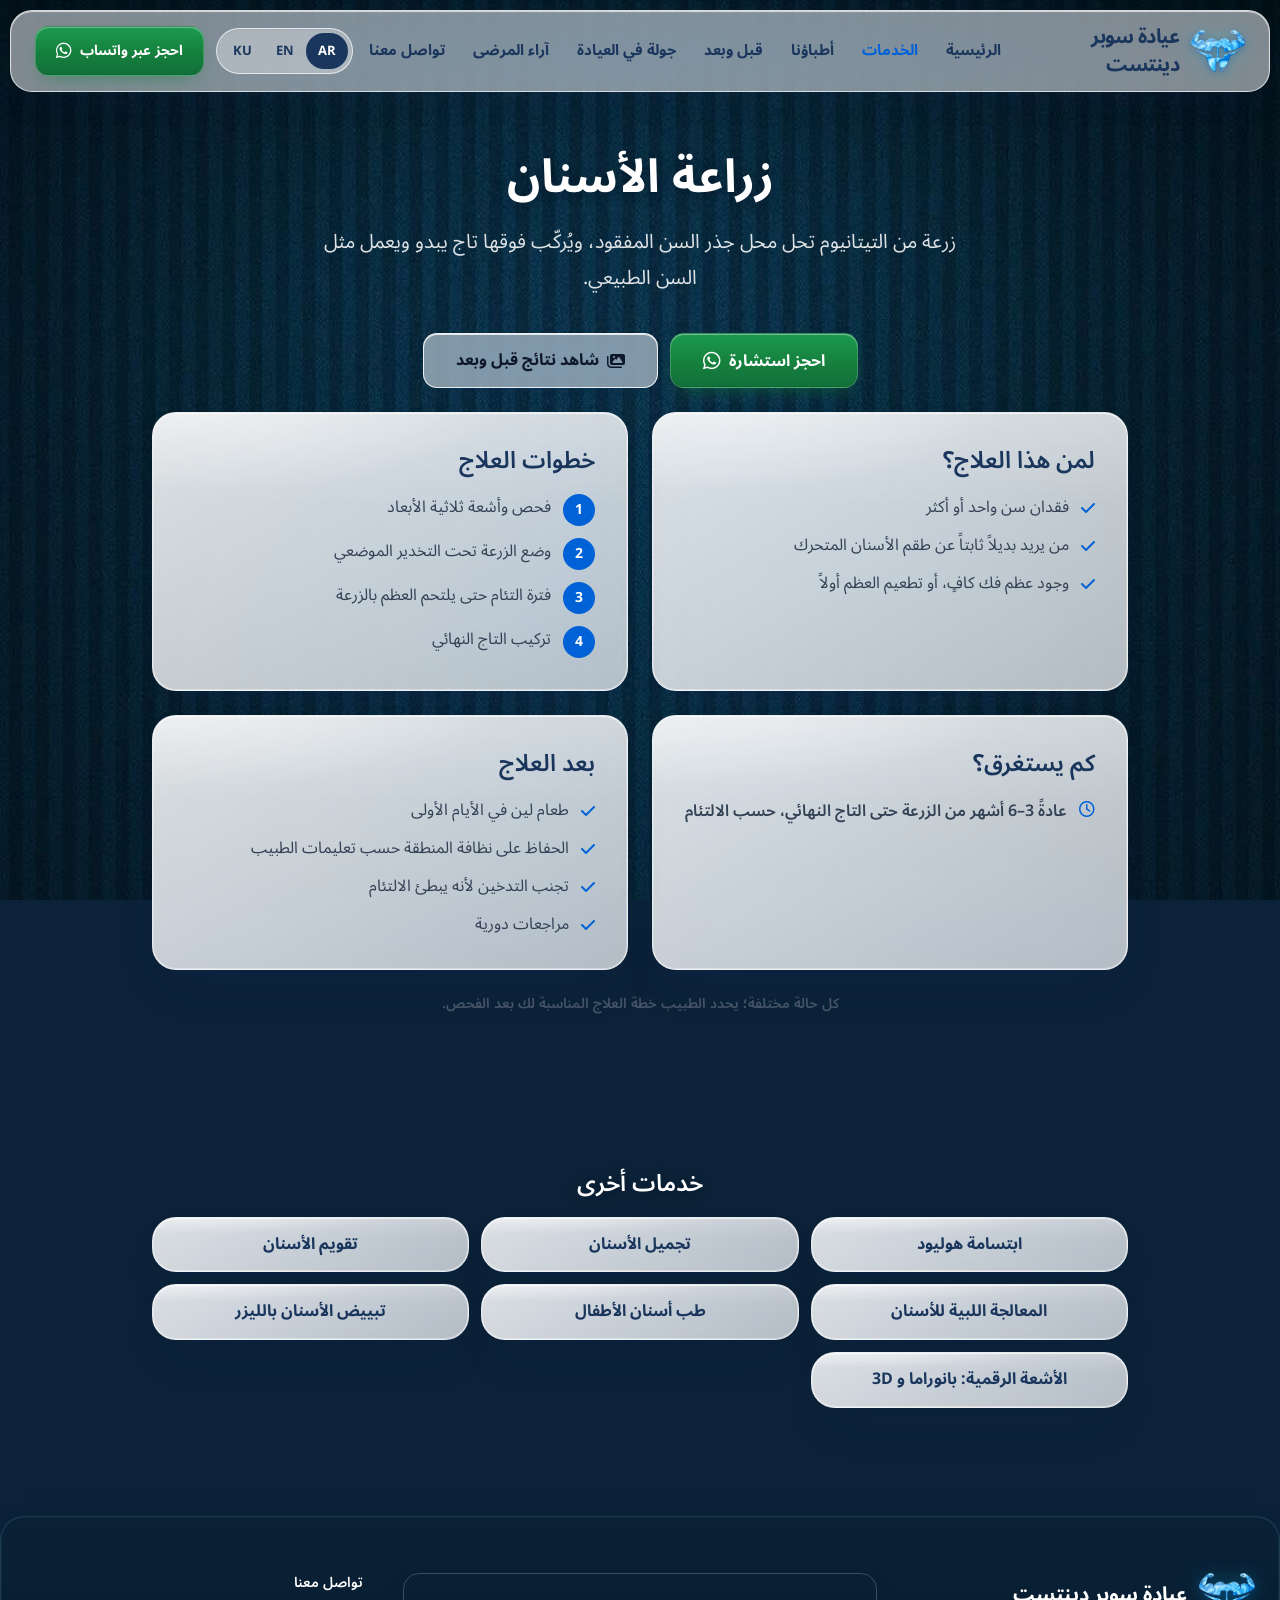
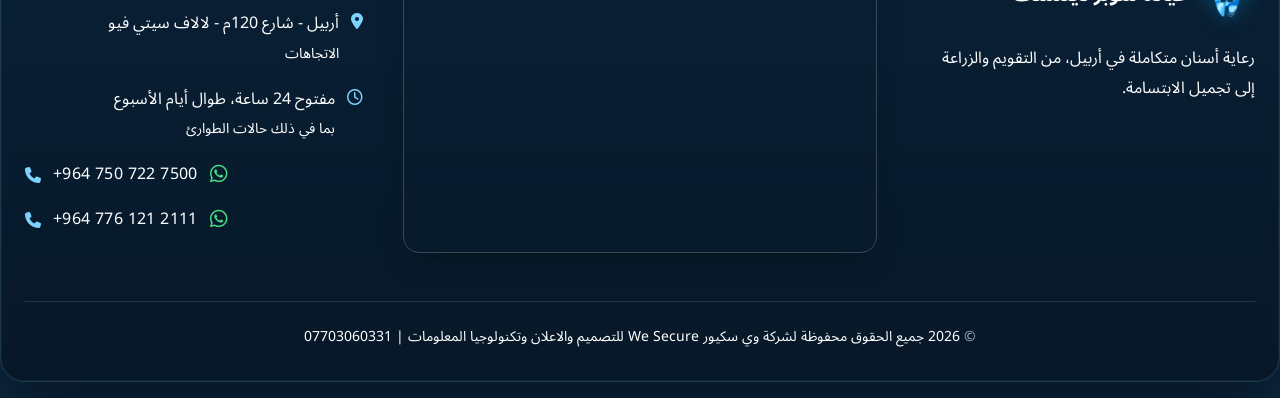
<file: dental-implants.html>
<!DOCTYPE html>
<html lang="ar" dir="rtl" data-title-ar="زراعة الأسنان | عيادة سوبر دينتست أربيل" data-title-en="Dental Implants | Super Dentist Clinic Erbil" data-title-ku="چاندنی ددان | کلینیکی سوپەر دێنتست هەولێر">
<head>
<meta charset="UTF-8">
<meta name="viewport" content="width=device-width, initial-scale=1.0">
<title>زراعة الأسنان | عيادة سوبر دينتست أربيل</title>
<meta name="description" content="زراعة الأسنان في أربيل - عيادة سوبر دينتست. زرعة من التيتانيوم تحل محل جذر السن المفقود، ويُركّب فوقها تاج يبدو ويعمل مثل السن الطبيعي.">
<meta name="theme-color" content="#1a365d">
<link rel="icon" type="image/png" href="favicon.png">
<link rel="apple-touch-icon" href="apple-touch-icon.png">
<meta property="og:type" content="website">
<meta property="og:title" content="زراعة الأسنان | عيادة سوبر دينتست أربيل">
<meta property="og:description" content="زراعة الأسنان في أربيل - عيادة سوبر دينتست. زرعة من التيتانيوم تحل محل جذر السن المفقود، ويُركّب فوقها تاج يبدو ويعمل مثل السن الطبيعي.">
<!-- TODO: og:image needs a full URL once you have a domain, e.g. https://YOUR-DOMAIN/super-dentist-logo.png -->
<meta property="og:image" content="super-dentist-logo.png">
<link rel="preconnect" href="https://fonts.googleapis.com">
<link rel="preconnect" href="https://fonts.gstatic.com" crossorigin>
<link href="https://fonts.googleapis.com/css2?family=Inter:wght@400;500;600;700&family=Noto+Sans+Arabic:wght@400;500;600;700&display=swap" rel="stylesheet">
<link rel="stylesheet" href="https://cdnjs.cloudflare.com/ajax/libs/font-awesome/6.4.0/css/all.min.css">
<!-- Pre-built Tailwind CSS. If you add new Tailwind classes, styles.css must be rebuilt. -->
<link rel="stylesheet" href="styles.css?v=50">

</head>
<body class="pb-[76px] md:pb-0 antialiased relative selection:bg-navyBlue selection:text-white font-sans ">


<nav class="fixed w-full z-50 site-header">
  <div class="max-w-7xl mx-auto px-4 md:px-6 py-3 flex justify-between items-center relative gap-2 md:gap-4">
    <a href="index.html" class="flex items-center gap-2 md:gap-3 min-w-0">
      <span class="logo-metal" style="width:54px;height:44px"><img src="super-dentist-logo.png" alt="Super Dentist Clinic logo" width="54" height="44" style="width:54px;height:44px;object-fit:contain"></span>
      <span class="text-[15px] sm:text-lg md:text-xl font-bold text-navyBlue tracking-tight leading-tight "><span class="lang-text lang-ar">عيادة سوبر دينتست</span><span class="lang-text lang-en">Super Dentist Clinic</span><span class="lang-text lang-ku">کلینیکی سوپەر دێنتست</span></span>
    </a>
    <div class="hidden lg:flex items-center gap-4 xl:gap-7 2xl:gap-9 font-bold text-navyBlue text-[13.5px] xl:text-[15px]"><a href="index.html" class="whitespace-nowrap hover:text-deepBlue transition-colors sub"><span class="lang-text lang-ar">الرئيسية</span><span class="lang-text lang-en">Home</span><span class="lang-text lang-ku">سەرەکی</span></a>
<a href="index.html#services" class="whitespace-nowrap hover:text-deepBlue transition-colors sub text-deepBlue"><span class="lang-text lang-ar">الخدمات</span><span class="lang-text lang-en">Services</span><span class="lang-text lang-ku">خزمەتگوزارییەکان</span></a>
<a href="doctors.html" class="whitespace-nowrap hover:text-deepBlue transition-colors sub"><span class="lang-text lang-ar">أطباؤنا</span><span class="lang-text lang-en">Doctors</span><span class="lang-text lang-ku">پزیشکەکانمان</span></a>
<a href="gallery.html" class="whitespace-nowrap hover:text-deepBlue transition-colors sub"><span class="lang-text lang-ar">قبل وبعد</span><span class="lang-text lang-en">Before & After</span><span class="lang-text lang-ku">پێش و دوای</span></a>
<a href="tour.html" class="whitespace-nowrap hover:text-deepBlue transition-colors sub"><span class="lang-text lang-ar">جولة في العيادة</span><span class="lang-text lang-en">Clinic Tour</span><span class="lang-text lang-ku">گەشتی کلینیک</span></a>
<a href="index.html#reviews" class="whitespace-nowrap hover:text-deepBlue transition-colors sub"><span class="lang-text lang-ar">آراء المرضى</span><span class="lang-text lang-en">Reviews</span><span class="lang-text lang-ku">بۆچوونەکان</span></a>
<a href="#contact" class="whitespace-nowrap hover:text-deepBlue transition-colors sub"><span class="lang-text lang-ar">تواصل معنا</span><span class="lang-text lang-en">Contact</span><span class="lang-text lang-ku">پەیوەندی</span></a></div>
    <div class="flex items-center gap-2 md:gap-3 shrink-0">
      <div class="flex bg-white/60 rounded-full p-1 border border-white/60 shadow-sm" role="group" aria-label="Language">
        <button type="button" onclick="changeLang('ar')" id="btn-ar" class="px-2.5 md:px-3 py-1.5 text-[13px] font-bold rounded-full transition-colors">AR</button>
        <button type="button" onclick="changeLang('en')" id="btn-en" class="px-2.5 md:px-3 py-1.5 text-[13px] font-bold rounded-full transition-colors">EN</button>
        <button type="button" onclick="changeLang('ku')" id="btn-ku" class="px-2.5 md:px-3 py-1.5 text-[13px] font-bold rounded-full transition-colors">KU</button>
      </div>
      <button type="button" id="mobile-menu-btn" aria-label="Menu" aria-expanded="false" aria-controls="mobile-menu" class="lg:hidden p-1.5 text-navyBlue">
        <svg class="w-6 h-6" fill="none" stroke="currentColor" viewBox="0 0 24 24" aria-hidden="true"><path stroke-linecap="round" stroke-linejoin="round" stroke-width="2" d="M4 6h16M4 12h16M4 18h16"/></svg>
      </button>
      <a href="https://wa.me/9647507227500" target="_blank" rel="noopener" dir="ltr" aria-label="WhatsApp" class="wa-link hidden lg:inline-flex items-center gap-2 p-2.5 xl:px-5 xl:py-2.5 text-sm font-bold text-white bg-whatsapp rounded-[14px] hover:bg-whatsappDark hover:-translate-y-px transition-all shadow-cta">
        <i class="fa-brands fa-whatsapp text-lg" aria-hidden="true"></i><span class="hidden xl:inline"><span class="lang-text lang-ar">احجز عبر واتساب</span><span class="lang-text lang-en">Book via WhatsApp</span><span class="lang-text lang-ku">نۆرە بگرە لە واتسئاپ</span></span>
      </a>
    </div>
  </div>
  <div id="mobile-menu" class="hidden lg:hidden absolute top-full left-0 w-full shadow-lg py-4 px-6 flex flex-col gap-2 text-center font-bold text-navyBlue rounded-b-2xl bg-white/95">
    <a href="index.html" class="py-2 border-b border-navyBlue/10 hover:text-deepBlue"><span class="lang-text lang-ar">الرئيسية</span><span class="lang-text lang-en">Home</span><span class="lang-text lang-ku">سەرەکی</span></a>
<a href="index.html#services" class="py-2 border-b border-navyBlue/10 hover:text-deepBlue"><span class="lang-text lang-ar">الخدمات</span><span class="lang-text lang-en">Services</span><span class="lang-text lang-ku">خزمەتگوزارییەکان</span></a>
<a href="doctors.html" class="py-2 border-b border-navyBlue/10 hover:text-deepBlue"><span class="lang-text lang-ar">أطباؤنا</span><span class="lang-text lang-en">Doctors</span><span class="lang-text lang-ku">پزیشکەکانمان</span></a>
<a href="gallery.html" class="py-2 border-b border-navyBlue/10 hover:text-deepBlue"><span class="lang-text lang-ar">قبل وبعد</span><span class="lang-text lang-en">Before & After</span><span class="lang-text lang-ku">پێش و دوای</span></a>
<a href="tour.html" class="py-2 border-b border-navyBlue/10 hover:text-deepBlue"><span class="lang-text lang-ar">جولة في العيادة</span><span class="lang-text lang-en">Clinic Tour</span><span class="lang-text lang-ku">گەشتی کلینیک</span></a>
<a href="index.html#reviews" class="py-2 border-b border-navyBlue/10 hover:text-deepBlue"><span class="lang-text lang-ar">آراء المرضى</span><span class="lang-text lang-en">Reviews</span><span class="lang-text lang-ku">بۆچوونەکان</span></a>
<a href="#contact" class="py-2 border-b border-navyBlue/10 hover:text-deepBlue"><span class="lang-text lang-ar">تواصل معنا</span><span class="lang-text lang-en">Contact</span><span class="lang-text lang-ku">پەیوەندی</span></a>
    <div class="flex justify-center gap-6 mt-2">
      <a href="https://wa.me/9647507227500" target="_blank" rel="noopener" dir="ltr" class="wa-link py-2 text-whatsapp flex items-center gap-2"><i class="fa-brands fa-whatsapp text-2xl" aria-hidden="true"></i><span class="lang-text lang-ar">واتساب</span><span class="lang-text lang-en">WhatsApp</span><span class="lang-text lang-ku">واتسئاپ</span></a>
      <a href="tel:+9647507227500" dir="ltr" class="py-2 text-deepBlue flex items-center gap-2"><i class="fa-solid fa-phone text-xl" aria-hidden="true"></i><span class="lang-text lang-ar">اتصل</span><span class="lang-text lang-en">Call</span><span class="lang-text lang-ku">پەیوەندی</span></a>
    </div>
  </div>
</nav>
<main>

<section class="page-head">
  <div class="max-w-5xl mx-auto px-4 md:px-6 text-center space-y-4">
    <h1 class="t-h1 font-bold text-navyBlue"><span class="lang-text lang-ar">زراعة الأسنان</span><span class="lang-text lang-en">Dental Implants</span><span class="lang-text lang-ku">چاندنی ددان</span></h1>
    <p class="t-lead text-slate-600 max-w-[60ch] mx-auto"><span class="lang-text lang-ar">زرعة من التيتانيوم تحل محل جذر السن المفقود، ويُركّب فوقها تاج يبدو ويعمل مثل السن الطبيعي.</span><span class="lang-text lang-en">A titanium implant replaces the root of a missing tooth, topped with a crown that looks and works like a natural tooth.</span><span class="lang-text lang-ku">چێنراوێکی تیتانیۆم جێگەی ڕەگی ددانی لەدەستچوو دەگرێتەوە، و تاجێکی لەسەر دادەنرێت کە وەک ددانی سروشتی دەردەکەوێت و کار دەکات.</span></p>
  </div>
</section>
<section class="pb-10">
  <div class="max-w-5xl mx-auto px-4 md:px-6 space-y-6">
    <div class="flex flex-wrap justify-center gap-3">
      <a href="https://wa.me/9647507227500" target="_blank" rel="noopener" dir="ltr" data-wa-ar="مرحباً، أود الاستفسار عن زراعة الأسنان في عيادة سوبر دينتست" data-wa-en="Hello, I'd like to ask about Dental Implants at Super Dentist Clinic" data-wa-ku="سڵاو، دەمەوێت پرسیار بکەم دەربارەی چاندنی ددان لە کلینیکی سوپەر دێنتست" class="wa-link inline-flex items-center justify-center gap-2 px-8 py-3 text-base font-bold text-white bg-whatsapp rounded-[14px] hover:bg-whatsappDark hover:-translate-y-px transition-all shadow-cta"><i class="fa-brands fa-whatsapp text-xl" aria-hidden="true"></i><span class="lang-text lang-ar">احجز استشارة</span><span class="lang-text lang-en">Book a consultation</span><span class="lang-text lang-ku">نۆرەی ڕاوێژ بگرە</span></a>
      <a href="gallery.html#implants" class="inline-flex items-center gap-2 px-8 py-3 font-bold text-slate-900 bg-white rounded-[14px] border-[1.5px] border-slate-300 hover:border-navyBlue transition-colors"><i class="fa-solid fa-images" aria-hidden="true"></i><span class="lang-text lang-ar">شاهد نتائج قبل وبعد</span><span class="lang-text lang-en">See before &amp; after results</span><span class="lang-text lang-ku">ئەنجامی پێش و دوای ببینە</span></a>
    </div>
    
    <div class="grid md:grid-cols-2 gap-6">
      <div class="card rounded-3xl p-6 md:p-8">
        <h2 class="t-h3 font-semibold text-navyBlue mb-4"><span class="lang-text lang-ar">لمن هذا العلاج؟</span><span class="lang-text lang-en">Who is it for?</span><span class="lang-text lang-ku">ئەم چارەسەرە بۆ کێیە؟</span></h2>
        <ul class="space-y-3"><li class="flex gap-3 items-start"><i class="fa-solid fa-check text-deepBlue mt-1.5" aria-hidden="true"></i><span class="font-normal text-slate-700 leading-relaxed"><span class="lang-text lang-ar">فقدان سن واحد أو أكثر</span><span class="lang-text lang-en">One or more missing teeth</span><span class="lang-text lang-ku">لەدەستدانی یەک یان چەند ددانێک</span></span></li><li class="flex gap-3 items-start"><i class="fa-solid fa-check text-deepBlue mt-1.5" aria-hidden="true"></i><span class="font-normal text-slate-700 leading-relaxed"><span class="lang-text lang-ar">من يريد بديلاً ثابتاً عن طقم الأسنان المتحرك</span><span class="lang-text lang-en">People who want a fixed alternative to removable dentures</span><span class="lang-text lang-ku">ئەوانەی جێگرەوەیەکی جێگیریان دەوێت لە جیاتی ددانی دەستکردی لابراو</span></span></li><li class="flex gap-3 items-start"><i class="fa-solid fa-check text-deepBlue mt-1.5" aria-hidden="true"></i><span class="font-normal text-slate-700 leading-relaxed"><span class="lang-text lang-ar">وجود عظم فك كافٍ، أو تطعيم العظم أولاً</span><span class="lang-text lang-en">Enough jawbone, or a bone graft first</span><span class="lang-text lang-ku">بوونی ئێسکی شەویلگەی پێویست، یان چاندنی ئێسک پێشتر</span></span></li></ul>
      </div>
      <div class="card rounded-3xl p-6 md:p-8">
        <h2 class="t-h3 font-semibold text-navyBlue mb-4"><span class="lang-text lang-ar">خطوات العلاج</span><span class="lang-text lang-en">How it works</span><span class="lang-text lang-ku">هەنگاوەکانی چارەسەر</span></h2>
        <ol class="space-y-3"><li class="flex gap-3 items-start"><span class="shrink-0 w-8 h-8 rounded-full bg-deepBlue text-white flex items-center justify-center font-bold text-sm">1</span><span class="font-normal text-slate-700 leading-relaxed"><span class="lang-text lang-ar">فحص وأشعة ثلاثية الأبعاد</span><span class="lang-text lang-en">Examination and 3D X-ray</span><span class="lang-text lang-ku">پشکنین و تیشکی سێ ڕەهەندی</span></span></li><li class="flex gap-3 items-start"><span class="shrink-0 w-8 h-8 rounded-full bg-deepBlue text-white flex items-center justify-center font-bold text-sm">2</span><span class="font-normal text-slate-700 leading-relaxed"><span class="lang-text lang-ar">وضع الزرعة تحت التخدير الموضعي</span><span class="lang-text lang-en">Placing the implant under local anesthesia</span><span class="lang-text lang-ku">دانانی چێنراو بە بەنجی ناوچەیی</span></span></li><li class="flex gap-3 items-start"><span class="shrink-0 w-8 h-8 rounded-full bg-deepBlue text-white flex items-center justify-center font-bold text-sm">3</span><span class="font-normal text-slate-700 leading-relaxed"><span class="lang-text lang-ar">فترة التئام حتى يلتحم العظم بالزرعة</span><span class="lang-text lang-en">Healing while the bone bonds to the implant</span><span class="lang-text lang-ku">ماوەی چاکبوونەوە تا ئێسک بە چێنراوەکەوە دەلکێت</span></span></li><li class="flex gap-3 items-start"><span class="shrink-0 w-8 h-8 rounded-full bg-deepBlue text-white flex items-center justify-center font-bold text-sm">4</span><span class="font-normal text-slate-700 leading-relaxed"><span class="lang-text lang-ar">تركيب التاج النهائي</span><span class="lang-text lang-en">Fitting the final crown</span><span class="lang-text lang-ku">دانانی تاجی کۆتایی</span></span></li></ol>
      </div>
      <div class="card rounded-3xl p-6 md:p-8">
        <h2 class="t-h3 font-semibold text-navyBlue mb-4"><span class="lang-text lang-ar">كم يستغرق؟</span><span class="lang-text lang-en">How long does it take?</span><span class="lang-text lang-ku">چەند دەخایەنێت؟</span></h2>
        <p class="flex gap-3 items-start font-semibold text-slate-700"><i class="fa-regular fa-clock text-deepBlue mt-1" aria-hidden="true"></i><span class="lang-text lang-ar">عادةً 3–6 أشهر من الزرعة حتى التاج النهائي، حسب الالتئام</span><span class="lang-text lang-en">Typically 3–6 months from implant to final crown, depending on healing</span><span class="lang-text lang-ku">زۆرجار 3–6 مانگ لە چاندنەوە تا تاجی کۆتایی، بەپێی چاکبوونەوە</span></p>
      </div>
      <div class="card rounded-3xl p-6 md:p-8">
        <h2 class="t-h3 font-semibold text-navyBlue mb-4"><span class="lang-text lang-ar">بعد العلاج</span><span class="lang-text lang-en">Aftercare</span><span class="lang-text lang-ku">دوای چارەسەر</span></h2>
        <ul class="space-y-3"><li class="flex gap-3 items-start"><i class="fa-solid fa-check text-deepBlue mt-1.5" aria-hidden="true"></i><span class="font-normal text-slate-700 leading-relaxed"><span class="lang-text lang-ar">طعام لين في الأيام الأولى</span><span class="lang-text lang-en">Soft food for the first few days</span><span class="lang-text lang-ku">خواردنی نەرم لە یەکەم ڕۆژەکاندا</span></span></li><li class="flex gap-3 items-start"><i class="fa-solid fa-check text-deepBlue mt-1.5" aria-hidden="true"></i><span class="font-normal text-slate-700 leading-relaxed"><span class="lang-text lang-ar">الحفاظ على نظافة المنطقة حسب تعليمات الطبيب</span><span class="lang-text lang-en">Keep the area clean as your dentist instructs</span><span class="lang-text lang-ku">ناوچەکە پاک ڕابگرە بەپێی ڕێنمایی پزیشک</span></span></li><li class="flex gap-3 items-start"><i class="fa-solid fa-check text-deepBlue mt-1.5" aria-hidden="true"></i><span class="font-normal text-slate-700 leading-relaxed"><span class="lang-text lang-ar">تجنب التدخين لأنه يبطئ الالتئام</span><span class="lang-text lang-en">Avoid smoking, it slows healing</span><span class="lang-text lang-ku">جگەرە مەکێشە چونکە چاکبوونەوە دوادەخات</span></span></li><li class="flex gap-3 items-start"><i class="fa-solid fa-check text-deepBlue mt-1.5" aria-hidden="true"></i><span class="font-normal text-slate-700 leading-relaxed"><span class="lang-text lang-ar">مراجعات دورية</span><span class="lang-text lang-en">Regular check-ups</span><span class="lang-text lang-ku">پشکنینی بەردەوام</span></span></li></ul>
      </div>
    </div>
    <!-- TODO (optional): add a price range, e.g. "Starting from ..." -->
    <p class="text-center text-sm text-slate-600 font-semibold"><span class="lang-text lang-ar">كل حالة مختلفة؛ يحدد الطبيب خطة العلاج المناسبة لك بعد الفحص.</span><span class="lang-text lang-en">Every case is different. Your dentist will confirm the right plan for you after an examination.</span><span class="lang-text lang-ku">هەر حاڵەتێک جیاوازە؛ پزیشک دوای پشکنین پلانی گونجاوت بۆ دیاری دەکات.</span></p>
  </div>
</section>
<section class="py-10">
  <div class="max-w-5xl mx-auto px-4 md:px-6">
    <h2 class="t-h3 font-semibold text-navyBlue mb-4 text-center"><span class="lang-text lang-ar">خدمات أخرى</span><span class="lang-text lang-en">Other services</span><span class="lang-text lang-ku">خزمەتگوزاری تر</span></h2>
    <div class="grid grid-cols-2 md:grid-cols-3 gap-3"><a href="hollywood-smile.html" class="card rounded-2xl px-4 py-3 font-bold text-navyBlue hover:text-deepBlue text-center"><span class="lang-text lang-ar">ابتسامة هوليود</span><span class="lang-text lang-en">Hollywood Smile</span><span class="lang-text lang-ku">خەندەی هۆلیوود</span></a><a href="cosmetic-dentistry.html" class="card rounded-2xl px-4 py-3 font-bold text-navyBlue hover:text-deepBlue text-center"><span class="lang-text lang-ar">تجميل الأسنان</span><span class="lang-text lang-en">Cosmetic Dentistry</span><span class="lang-text lang-ku">جوانکاری ددان</span></a><a href="orthodontics.html" class="card rounded-2xl px-4 py-3 font-bold text-navyBlue hover:text-deepBlue text-center"><span class="lang-text lang-ar">تقويم الأسنان</span><span class="lang-text lang-en">Orthodontics</span><span class="lang-text lang-ku">ڕاستکردنەوەی ددان</span></a><a href="root-canal.html" class="card rounded-2xl px-4 py-3 font-bold text-navyBlue hover:text-deepBlue text-center"><span class="lang-text lang-ar">المعالجة اللبية للأسنان</span><span class="lang-text lang-en">Root Canal Treatment</span><span class="lang-text lang-ku">چارەسەری دەماری ددان</span></a><a href="pediatric-dentistry.html" class="card rounded-2xl px-4 py-3 font-bold text-navyBlue hover:text-deepBlue text-center"><span class="lang-text lang-ar">طب أسنان الأطفال</span><span class="lang-text lang-en">Pediatric Dentistry</span><span class="lang-text lang-ku">پزیشکی ددانی منداڵان</span></a><a href="laser-whitening.html" class="card rounded-2xl px-4 py-3 font-bold text-navyBlue hover:text-deepBlue text-center"><span class="lang-text lang-ar">تبييض الأسنان بالليزر</span><span class="lang-text lang-en">Laser Teeth Whitening</span><span class="lang-text lang-ku">سپیکردنەوەی ددان بە لێزەر</span></a><a href="xray-imaging.html" class="card rounded-2xl px-4 py-3 font-bold text-navyBlue hover:text-deepBlue text-center"><span class="lang-text lang-ar">الأشعة الرقمية: بانوراما و 3D</span><span class="lang-text lang-en">Digital X-Ray: Panoramic & 3D</span><span class="lang-text lang-ku">تیشکی دیجیتاڵ: پانۆراما و 3D</span></a></div>
  </div>
</section>
</main>

<footer id="contact" class="footer-glass crystal-panel relative z-10 mt-8 mb-24 md:mb-4 mx-3 md:mx-auto max-w-[1320px] text-slate-700">
  <div class="max-w-7xl mx-auto px-4 md:px-6 pt-14 pb-8">
    <div class="grid gap-10 md:grid-cols-[1fr_1.4fr_1fr] items-stretch">
      <div class="space-y-4">
        <a href="index.html" class="inline-flex items-center gap-3">
          <span class="logo-metal" style="width:56px;height:44px"><img src="super-dentist-logo.png" alt="" width="56" height="44" style="width:56px;height:44px;object-fit:contain" loading="lazy"></span>
          <span class="text-xl font-bold text-navyBlue"><span class="lang-text lang-ar">عيادة سوبر دينتست</span><span class="lang-text lang-en">Super Dentist Clinic</span><span class="lang-text lang-ku">کلینیکی سوپەر دێنتست</span></span>
        </a>
        <p class="text-slate-600 max-w-[36ch]"><span class="lang-text lang-ar">رعاية أسنان متكاملة في أربيل، من التقويم والزراعة إلى تجميل الابتسامة.</span><span class="lang-text lang-en">Complete dental care in Erbil, from orthodontics and implants to smile design.</span><span class="lang-text lang-ku">چاودێری تەواوی ددان لە هەولێر، لە ڕاستکردنەوە و چاندنەوە تا جوانکاری خەندە.</span></p>
      </div>
      <div class="flex flex-col">
        <!-- TODO: replace src with the official embed (Google Maps -> Share -> Embed a map) -->
        <div class="flex-1 min-h-[240px] md:min-h-[280px] rounded-2xl overflow-hidden border border-white/20 shadow-[0_12px_30px_-14px_rgba(0,0,0,.5)]">
          <iframe src="https://maps.google.com/maps?q=Super+dentists+clinic+Erbil&t=&z=15&ie=UTF8&iwloc=&output=embed" title="Super Dentist Clinic location" width="100%" height="100%" style="border:0;min-height:240px" loading="lazy" referrerpolicy="no-referrer-when-downgrade"></iframe>
        </div>
      </div>
      <div class="space-y-4">
        <h3 class="text-sm font-semibold text-navyBlue"><span class="lang-text lang-ar">تواصل معنا</span><span class="lang-text lang-en">Contact</span><span class="lang-text lang-ku">پەیوەندی</span></h3>
        <p class="flex items-start gap-3"><i class="fa-solid fa-location-dot text-[#0062D6] mt-1" aria-hidden="true"></i><span><span class="lang-text lang-ar">أربيل - شارع 120م - لالاف سيتي فيو</span><span class="lang-text lang-en">Erbil - 120m Street - Lalav City View</span><span class="lang-text lang-ku">هەولێر - شەقامی 120م - لالاف ستی ڤیو</span><br><a href="https://www.google.com/maps/dir/?api=1&destination=Super+Dentist+Clinic+Erbil" target="_blank" rel="noopener" class="text-[#0062D6] hover:underline text-sm"><span class="lang-text lang-ar">الاتجاهات</span><span class="lang-text lang-en">Get directions</span><span class="lang-text lang-ku">ڕێنمایی ڕێگا</span></a></span></p>
        <p class="flex items-start gap-3"><i class="fa-regular fa-clock text-[#0062D6] mt-1" aria-hidden="true"></i><span><span class="lang-text lang-ar">مفتوح 24 ساعة، طوال أيام الأسبوع</span><span class="lang-text lang-en">Open 24 hours, 7 days a week</span><span class="lang-text lang-ku">24 کاتژمێر کراوەیە، هەموو ڕۆژانی هەفتە</span><br><span class="text-sm text-slate-600"><span class="lang-text lang-ar">بما في ذلك حالات الطوارئ</span><span class="lang-text lang-en">Including emergencies</span><span class="lang-text lang-ku">لەگەڵ حاڵەتە فریاکەوتنەکان</span></span></span></p>
        <div class="flex items-center gap-3" dir="ltr">
          <i class="fa-solid fa-phone text-[#0062D6]" aria-hidden="true"></i>
          <a href="tel:+9647507227500" dir="ltr" class="tracking-wide text-navyBlue hover:underline">+964 750 722 7500</a>
          <a href="https://wa.me/9647507227500" target="_blank" rel="noopener" aria-label="WhatsApp" class="wa-link text-[#15803D] text-xl"><i class="fa-brands fa-whatsapp" aria-hidden="true"></i></a>
        </div>
        <div class="flex items-center gap-3" dir="ltr">
          <i class="fa-solid fa-phone text-[#0062D6]" aria-hidden="true"></i>
          <a href="tel:+9647761212111" dir="ltr" class="tracking-wide text-navyBlue hover:underline">+964 776 121 2111</a>
          <a href="https://wa.me/9647761212111" target="_blank" rel="noopener" aria-label="WhatsApp" class="wa-link text-[#15803D] text-xl"><i class="fa-brands fa-whatsapp" aria-hidden="true"></i></a>
        </div>

      </div>
    </div>
    <p class="mt-12 pt-6 border-t border-slate-900/10 text-sm text-slate-600 text-center leading-relaxed">
      &copy; <span id="year" dir="ltr">2026</span>
      <span class="lang-text lang-ar">جميع الحقوق محفوظة لشركة وي سكيور We Secure للتصميم والاعلان وتكنولوجيا المعلومات | <span dir="ltr">07703060331</span></span><span class="lang-text lang-en">All rights reserved to We Secure for Design, Advertising &amp; IT | <span dir="ltr">07703060331</span></span><span class="lang-text lang-ku">هەموو مافێک پارێزراوە بۆ کۆمپانیای We Secure بۆ دیزاین و ڕیکلام و تەکنەلۆجیای زانیاری | <span dir="ltr">07703060331</span></span>
    </p>
  </div>
</footer>

<!-- Sticky booking bar: phones only -->
<div id="mobile-cta" class="md:hidden fixed inset-x-0 bottom-0 z-40 bg-white/95 border-t border-slate-200 shadow-[0_-4px_16px_rgba(15,23,42,.08)] px-3 pt-2 transition-transform duration-200" style="padding-bottom:calc(8px + env(safe-area-inset-bottom))">
  <div class="flex gap-2">
    <a href="tel:+9647507227500" class="flex-1 h-12 inline-flex items-center justify-center gap-2 rounded-[14px] border-[1.5px] border-slate-300 bg-white font-bold text-slate-900"><i class="fa-solid fa-phone" aria-hidden="true"></i><span class="lang-text lang-ar">اتصل</span><span class="lang-text lang-en">Call</span><span class="lang-text lang-ku">پەیوەندی</span></a>
    <a href="https://wa.me/9647507227500" target="_blank" rel="noopener" dir="ltr" class="wa-link flex-[1.6] h-12 inline-flex items-center justify-center gap-2 rounded-[14px] bg-whatsapp hover:bg-whatsappDark font-bold text-white shadow-cta"><i class="fa-brands fa-whatsapp text-xl" aria-hidden="true"></i><span class="lang-text lang-ar">احجز عبر واتساب</span><span class="lang-text lang-en">Book on WhatsApp</span><span class="lang-text lang-ku">نۆرە بگرە لە واتسئاپ</span></a>
  </div>
</div>

<script src="site.js?v=50"></script>
<!-- AI Assistant Chat Widget -->
<script src="https://app.aiassist.chat/widget.js" data-site-id="82ca7860-756f-42e5-a851-264dc3e4ab57" data-api-url="https://engine.aiassist.chat" async></script>
</body>
</html>
</file>
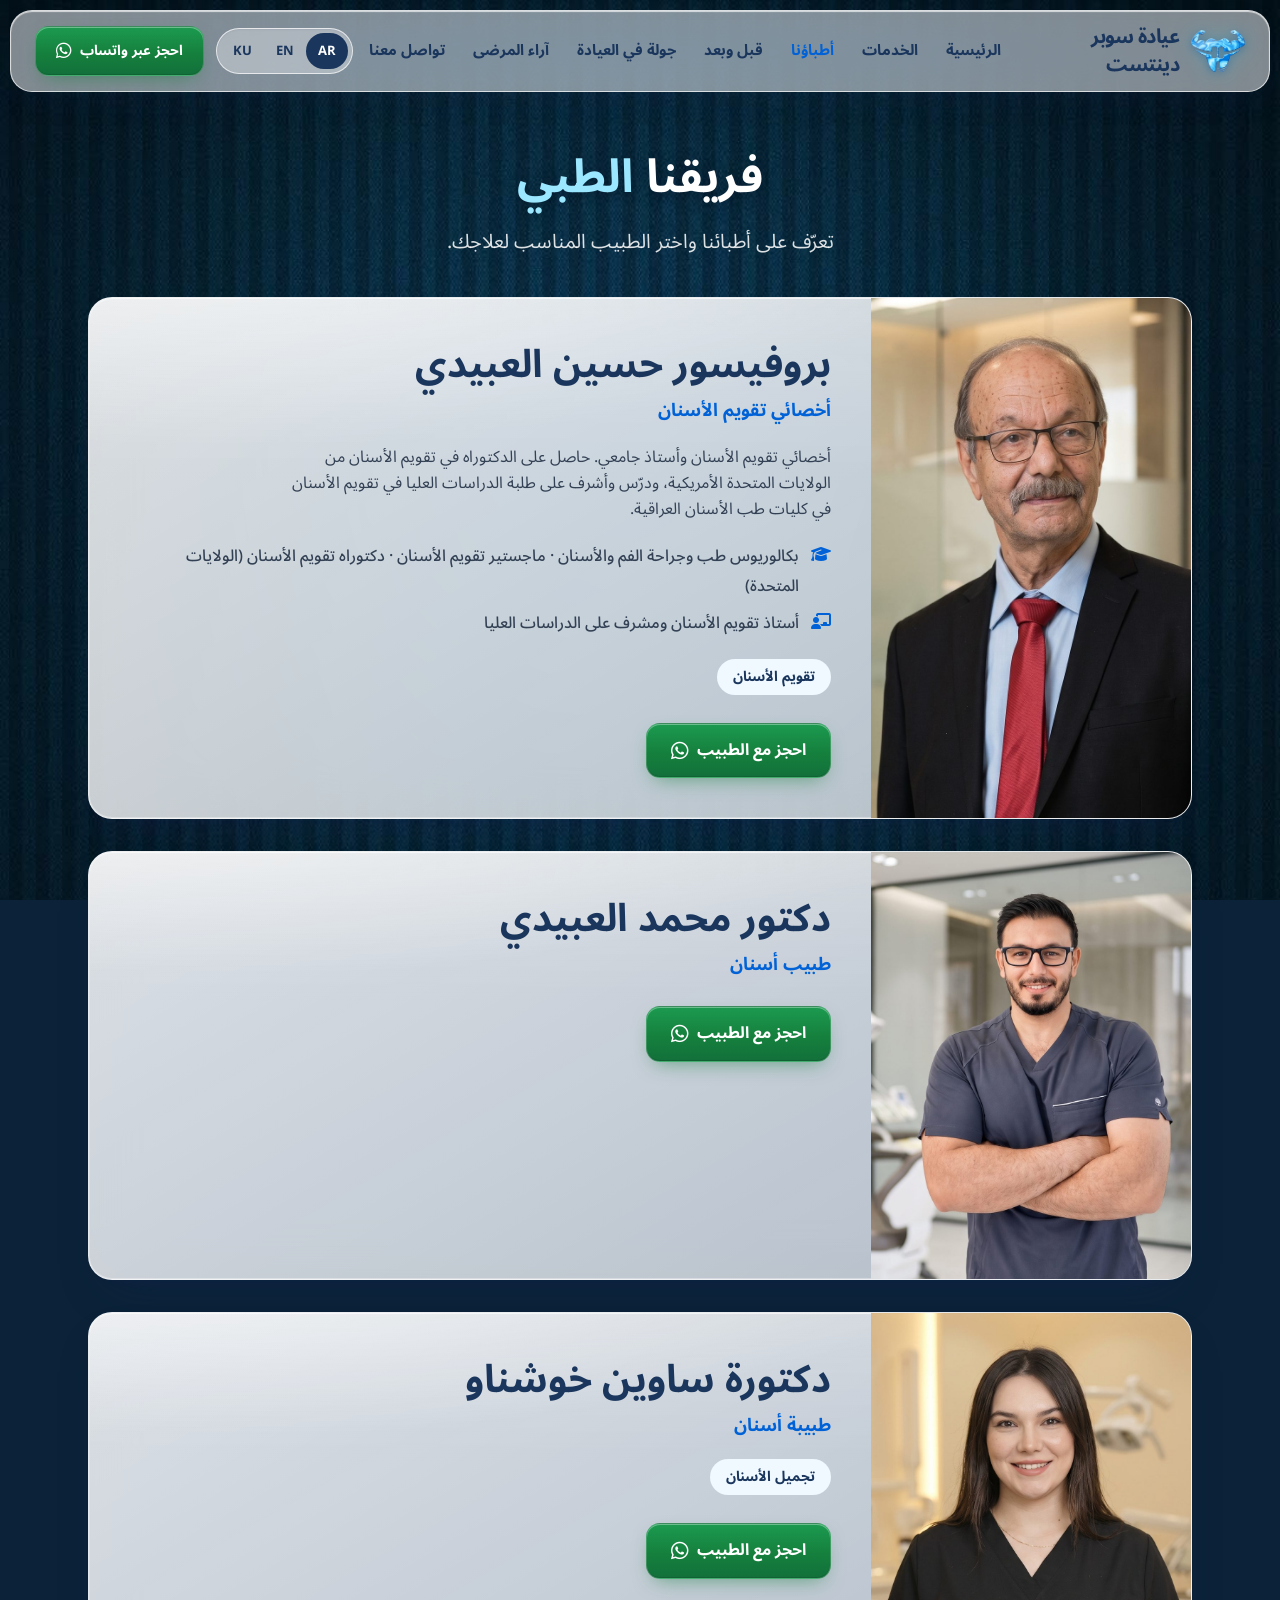
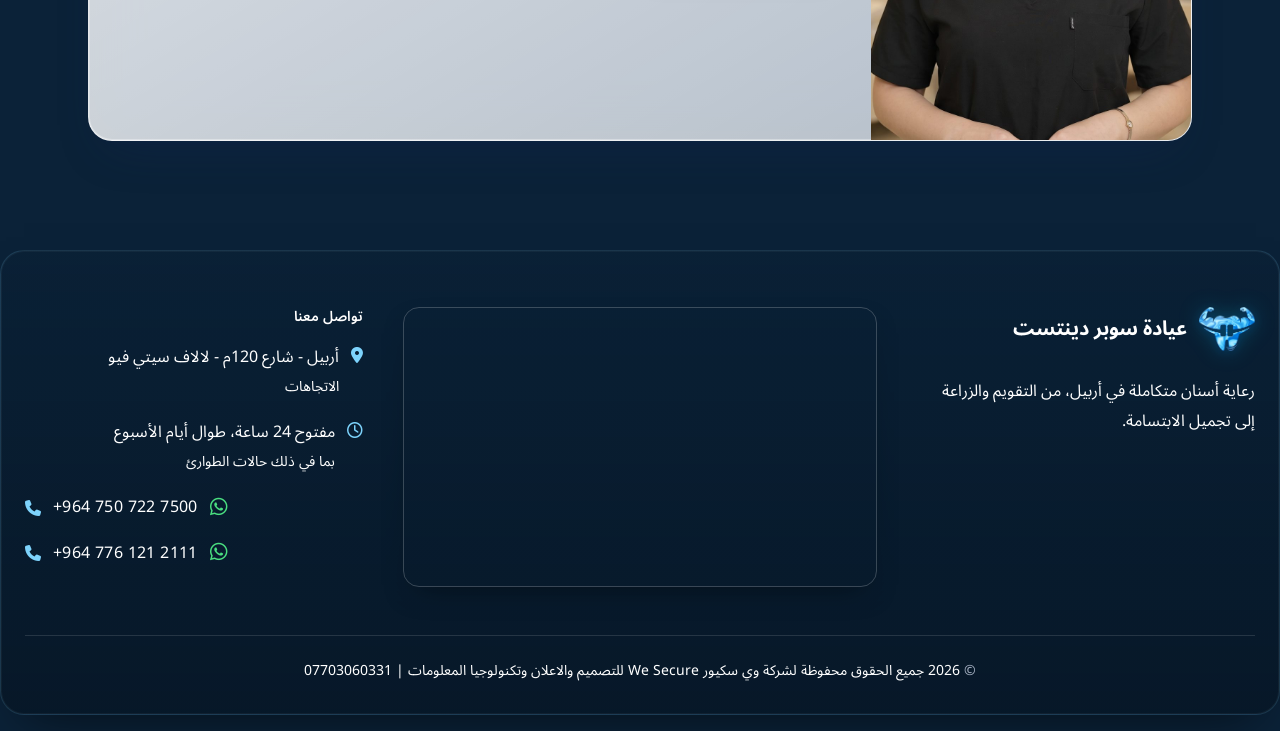
<file: doctors.html>
<!DOCTYPE html>
<html lang="ar" dir="rtl" data-title-ar="أطباؤنا | عيادة سوبر دينتست" data-title-en="Our Doctors | Super Dentist Clinic" data-title-ku="پزیشکەکانمان | کلینیکی سوپەر دێنتست">
<head>
<meta charset="UTF-8">
<meta name="viewport" content="width=device-width, initial-scale=1.0">
<title>أطباؤنا | عيادة سوبر دينتست</title>
<meta name="description" content="تعرّف على أطباء عيادة سوبر دينتست في أربيل: تقويم الأسنان، تجميل الأسنان وطب الأسنان العام.">
<meta name="theme-color" content="#1a365d">
<link rel="icon" type="image/png" href="favicon.png">
<link rel="apple-touch-icon" href="apple-touch-icon.png">
<meta property="og:type" content="website">
<meta property="og:title" content="أطباؤنا | عيادة سوبر دينتست">
<meta property="og:description" content="تعرّف على أطباء عيادة سوبر دينتست في أربيل: تقويم الأسنان، تجميل الأسنان وطب الأسنان العام.">
<!-- TODO: og:image needs a full URL once you have a domain, e.g. https://YOUR-DOMAIN/super-dentist-logo.png -->
<meta property="og:image" content="super-dentist-logo.png">
<link rel="preconnect" href="https://fonts.googleapis.com">
<link rel="preconnect" href="https://fonts.gstatic.com" crossorigin>
<link href="https://fonts.googleapis.com/css2?family=Inter:wght@400;500;600;700&family=Noto+Sans+Arabic:wght@400;500;600;700&display=swap" rel="stylesheet">
<link rel="stylesheet" href="https://cdnjs.cloudflare.com/ajax/libs/font-awesome/6.4.0/css/all.min.css">
<!-- Pre-built Tailwind CSS. If you add new Tailwind classes, styles.css must be rebuilt. -->
<link rel="stylesheet" href="styles.css?v=50">

</head>
<body class="pb-[76px] md:pb-0 antialiased relative selection:bg-navyBlue selection:text-white font-sans ">


<nav class="fixed w-full z-50 site-header">
  <div class="max-w-7xl mx-auto px-4 md:px-6 py-3 flex justify-between items-center relative gap-2 md:gap-4">
    <a href="index.html" class="flex items-center gap-2 md:gap-3 min-w-0">
      <span class="logo-metal" style="width:54px;height:44px"><img src="super-dentist-logo.png" alt="Super Dentist Clinic logo" width="54" height="44" style="width:54px;height:44px;object-fit:contain"></span>
      <span class="text-[15px] sm:text-lg md:text-xl font-bold text-navyBlue tracking-tight leading-tight "><span class="lang-text lang-ar">عيادة سوبر دينتست</span><span class="lang-text lang-en">Super Dentist Clinic</span><span class="lang-text lang-ku">کلینیکی سوپەر دێنتست</span></span>
    </a>
    <div class="hidden lg:flex items-center gap-4 xl:gap-7 2xl:gap-9 font-bold text-navyBlue text-[13.5px] xl:text-[15px]"><a href="index.html" class="whitespace-nowrap hover:text-deepBlue transition-colors sub"><span class="lang-text lang-ar">الرئيسية</span><span class="lang-text lang-en">Home</span><span class="lang-text lang-ku">سەرەکی</span></a>
<a href="index.html#services" class="whitespace-nowrap hover:text-deepBlue transition-colors sub"><span class="lang-text lang-ar">الخدمات</span><span class="lang-text lang-en">Services</span><span class="lang-text lang-ku">خزمەتگوزارییەکان</span></a>
<a href="doctors.html" class="whitespace-nowrap hover:text-deepBlue transition-colors sub text-deepBlue"><span class="lang-text lang-ar">أطباؤنا</span><span class="lang-text lang-en">Doctors</span><span class="lang-text lang-ku">پزیشکەکانمان</span></a>
<a href="gallery.html" class="whitespace-nowrap hover:text-deepBlue transition-colors sub"><span class="lang-text lang-ar">قبل وبعد</span><span class="lang-text lang-en">Before & After</span><span class="lang-text lang-ku">پێش و دوای</span></a>
<a href="tour.html" class="whitespace-nowrap hover:text-deepBlue transition-colors sub"><span class="lang-text lang-ar">جولة في العيادة</span><span class="lang-text lang-en">Clinic Tour</span><span class="lang-text lang-ku">گەشتی کلینیک</span></a>
<a href="index.html#reviews" class="whitespace-nowrap hover:text-deepBlue transition-colors sub"><span class="lang-text lang-ar">آراء المرضى</span><span class="lang-text lang-en">Reviews</span><span class="lang-text lang-ku">بۆچوونەکان</span></a>
<a href="#contact" class="whitespace-nowrap hover:text-deepBlue transition-colors sub"><span class="lang-text lang-ar">تواصل معنا</span><span class="lang-text lang-en">Contact</span><span class="lang-text lang-ku">پەیوەندی</span></a></div>
    <div class="flex items-center gap-2 md:gap-3 shrink-0">
      <div class="flex bg-white/60 rounded-full p-1 border border-white/60 shadow-sm" role="group" aria-label="Language">
        <button type="button" onclick="changeLang('ar')" id="btn-ar" class="px-2.5 md:px-3 py-1.5 text-[13px] font-bold rounded-full transition-colors">AR</button>
        <button type="button" onclick="changeLang('en')" id="btn-en" class="px-2.5 md:px-3 py-1.5 text-[13px] font-bold rounded-full transition-colors">EN</button>
        <button type="button" onclick="changeLang('ku')" id="btn-ku" class="px-2.5 md:px-3 py-1.5 text-[13px] font-bold rounded-full transition-colors">KU</button>
      </div>
      <button type="button" id="mobile-menu-btn" aria-label="Menu" aria-expanded="false" aria-controls="mobile-menu" class="lg:hidden p-1.5 text-navyBlue">
        <svg class="w-6 h-6" fill="none" stroke="currentColor" viewBox="0 0 24 24" aria-hidden="true"><path stroke-linecap="round" stroke-linejoin="round" stroke-width="2" d="M4 6h16M4 12h16M4 18h16"/></svg>
      </button>
      <a href="https://wa.me/9647507227500" target="_blank" rel="noopener" dir="ltr" aria-label="WhatsApp" class="wa-link hidden lg:inline-flex items-center gap-2 p-2.5 xl:px-5 xl:py-2.5 text-sm font-bold text-white bg-whatsapp rounded-[14px] hover:bg-whatsappDark hover:-translate-y-px transition-all shadow-cta">
        <i class="fa-brands fa-whatsapp text-lg" aria-hidden="true"></i><span class="hidden xl:inline"><span class="lang-text lang-ar">احجز عبر واتساب</span><span class="lang-text lang-en">Book via WhatsApp</span><span class="lang-text lang-ku">نۆرە بگرە لە واتسئاپ</span></span>
      </a>
    </div>
  </div>
  <div id="mobile-menu" class="hidden lg:hidden absolute top-full left-0 w-full shadow-lg py-4 px-6 flex flex-col gap-2 text-center font-bold text-navyBlue rounded-b-2xl bg-white/95">
    <a href="index.html" class="py-2 border-b border-navyBlue/10 hover:text-deepBlue"><span class="lang-text lang-ar">الرئيسية</span><span class="lang-text lang-en">Home</span><span class="lang-text lang-ku">سەرەکی</span></a>
<a href="index.html#services" class="py-2 border-b border-navyBlue/10 hover:text-deepBlue"><span class="lang-text lang-ar">الخدمات</span><span class="lang-text lang-en">Services</span><span class="lang-text lang-ku">خزمەتگوزارییەکان</span></a>
<a href="doctors.html" class="py-2 border-b border-navyBlue/10 hover:text-deepBlue"><span class="lang-text lang-ar">أطباؤنا</span><span class="lang-text lang-en">Doctors</span><span class="lang-text lang-ku">پزیشکەکانمان</span></a>
<a href="gallery.html" class="py-2 border-b border-navyBlue/10 hover:text-deepBlue"><span class="lang-text lang-ar">قبل وبعد</span><span class="lang-text lang-en">Before & After</span><span class="lang-text lang-ku">پێش و دوای</span></a>
<a href="tour.html" class="py-2 border-b border-navyBlue/10 hover:text-deepBlue"><span class="lang-text lang-ar">جولة في العيادة</span><span class="lang-text lang-en">Clinic Tour</span><span class="lang-text lang-ku">گەشتی کلینیک</span></a>
<a href="index.html#reviews" class="py-2 border-b border-navyBlue/10 hover:text-deepBlue"><span class="lang-text lang-ar">آراء المرضى</span><span class="lang-text lang-en">Reviews</span><span class="lang-text lang-ku">بۆچوونەکان</span></a>
<a href="#contact" class="py-2 border-b border-navyBlue/10 hover:text-deepBlue"><span class="lang-text lang-ar">تواصل معنا</span><span class="lang-text lang-en">Contact</span><span class="lang-text lang-ku">پەیوەندی</span></a>
    <div class="flex justify-center gap-6 mt-2">
      <a href="https://wa.me/9647507227500" target="_blank" rel="noopener" dir="ltr" class="wa-link py-2 text-whatsapp flex items-center gap-2"><i class="fa-brands fa-whatsapp text-2xl" aria-hidden="true"></i><span class="lang-text lang-ar">واتساب</span><span class="lang-text lang-en">WhatsApp</span><span class="lang-text lang-ku">واتسئاپ</span></a>
      <a href="tel:+9647507227500" dir="ltr" class="py-2 text-deepBlue flex items-center gap-2"><i class="fa-solid fa-phone text-xl" aria-hidden="true"></i><span class="lang-text lang-ar">اتصل</span><span class="lang-text lang-en">Call</span><span class="lang-text lang-ku">پەیوەندی</span></a>
    </div>
  </div>
</nav>
<main>

<section class="page-head">
  <div class="max-w-5xl mx-auto px-4 md:px-6 text-center space-y-4">
    <h1 class="t-h1 font-bold text-navyBlue"><span class="lang-text lang-ar">فريقنا <span class="text-deepBlue">الطبي</span></span><span class="lang-text lang-en">Our Medical <span class="text-deepBlue">Team</span></span><span class="lang-text lang-ku">تیمی <span class="text-deepBlue">پزیشکیمان</span></span></h1>
    <p class="t-lead text-slate-600 max-w-[60ch] mx-auto"><span class="lang-text lang-ar">تعرّف على أطبائنا واختر الطبيب المناسب لعلاجك.</span><span class="lang-text lang-en">Meet our doctors and choose the right one for your treatment.</span><span class="lang-text lang-ku">پزیشکەکانمان بناسە و پزیشکی گونجاو بۆ چارەسەرەکەت هەڵبژێرە.</span></p>
  </div>
</section>
<section class="pb-12"><div class="max-w-6xl mx-auto px-4 md:px-6 space-y-8">
<article id="hussain" class="card rounded-[2rem] overflow-hidden grid md:grid-cols-[320px_1fr]">
  <img src="dr-hussain.jpg" alt="Prof. Hussain Al Obaidi" loading="lazy" class="w-full h-80 md:h-full object-cover object-top">
  <div class="p-6 md:p-10 space-y-5">
    <div>
      <h2 class="t-h2 font-bold text-navyBlue"><span class="lang-text lang-ar">بروفيسور حسين العبيدي</span><span class="lang-text lang-en">Prof. Hussain Al Obaidi</span><span class="lang-text lang-ku">پڕۆفیسۆر حوسێن ئەلعوبێدی</span></h2>
      <p class="text-deepBlue font-bold text-lg mt-1"><span class="lang-text lang-ar">أخصائي تقويم الأسنان</span><span class="lang-text lang-en">Orthodontist</span><span class="lang-text lang-ku">پسپۆڕی ڕاستکردنەوەی ددان</span></p>
    </div>
    <!-- TODO: fill in the doctor's real details, then remove the comment markers.
    <p class="text-slate-700 font-semibold leading-relaxed">
      <span class="lang-text lang-ar">نبذة قصيرة عن الطبيب ...</span>
      <span class="lang-text lang-en">Short bio ...</span>
      <span class="lang-text lang-ku">کورتەیەک دەربارەی پزیشک ...</span>
    </p>
    <ul class="space-y-2 font-semibold text-slate-700">
      <li><i class="fa-solid fa-graduation-cap text-deepBlue w-6" aria-hidden="true"></i> University / degree ...</li>
      <li><i class="fa-solid fa-briefcase-medical text-deepBlue w-6" aria-hidden="true"></i> Years of experience ...</li>
      <li><i class="fa-solid fa-language text-deepBlue w-6" aria-hidden="true"></i> Arabic, Kurdish, English ...</li>
    </ul>
    -->
    <p class="text-slate-700 leading-relaxed max-w-[62ch]"><span class="lang-text lang-ar">أخصائي تقويم الأسنان وأستاذ جامعي. حاصل على الدكتوراه في تقويم الأسنان من الولايات المتحدة الأمريكية، ودرّس وأشرف على طلبة الدراسات العليا في تقويم الأسنان في كليات طب الأسنان العراقية.</span><span class="lang-text lang-en">Specialist orthodontist and university professor. He holds a PhD in orthodontics from the United States, and has taught and supervised postgraduate orthodontics students at Iraqi colleges of dentistry.</span><span class="lang-text lang-ku">پسپۆڕی ڕاستکردنەوەی ددان و مامۆستای زانکۆ. بڕوانامەی دکتۆرای لە ڕاستکردنەوەی ددان لە ئەمریکا وەرگرتووە، و وانەی وتووەتەوە و سەرپەرشتی خوێندکارانی خوێندنی باڵای ڕاستکردنەوەی ددانی کردووە لە کۆلێژەکانی ددانسازی لە عێراق.</span></p><ul class="space-y-2 text-slate-700 font-medium"><li class="flex items-start gap-3"><i class="fa-solid fa-graduation-cap text-deepBlue mt-1 w-5 text-center" aria-hidden="true"></i><span><span class="lang-text lang-ar">بكالوريوس طب وجراحة الفم والأسنان · ماجستير تقويم الأسنان · دكتوراه تقويم الأسنان (الولايات المتحدة)</span><span class="lang-text lang-en">BDS · MSc in Orthodontics · PhD in Orthodontics (USA)</span><span class="lang-text lang-ku">بەکالۆریۆسی ددانسازی · ماستەر لە ڕاستکردنەوەی ددان · دکتۆرا لە ڕاستکردنەوەی ددان (ئەمریکا)</span></span></li><li class="flex items-start gap-3"><i class="fa-solid fa-chalkboard-user text-deepBlue mt-1 w-5 text-center" aria-hidden="true"></i><span><span class="lang-text lang-ar">أستاذ تقويم الأسنان ومشرف على الدراسات العليا</span><span class="lang-text lang-en">Professor of orthodontics and postgraduate supervisor</span><span class="lang-text lang-ku">پرۆفیسۆری ڕاستکردنەوەی ددان و سەرپەرشتیاری خوێندنی باڵا</span></span></li></ul>
    <div class="flex flex-wrap gap-2"><a href="orthodontics.html" class="px-4 py-2 rounded-full bg-sky-50 text-navyBlue font-bold text-sm hover:bg-sky-100"><span class="lang-text lang-ar">تقويم الأسنان</span><span class="lang-text lang-en">Orthodontics</span><span class="lang-text lang-ku">ڕاستکردنەوەی ددان</span></a></div>
    <div class="flex flex-wrap gap-3 pt-2">
      <a href="https://wa.me/9647507227500" target="_blank" rel="noopener" dir="ltr" data-wa-ar="مرحباً، أود حجز موعد مع بروفيسور حسين العبيدي" data-wa-en="Hello, I'd like to book an appointment with Prof. Hussain Al Obaidi" data-wa-ku="سڵاو، دەمەوێت نۆرەیەک بگرم لای پڕۆفیسۆر حوسێن ئەلعوبێدی" class="wa-link inline-flex items-center justify-center gap-2 px-6 py-3 font-bold text-white bg-whatsapp rounded-[14px] hover:bg-whatsappDark hover:-translate-y-px transition-all shadow-cta"><i class="fa-brands fa-whatsapp text-xl" aria-hidden="true"></i><span class="lang-text lang-ar">احجز مع الطبيب</span><span class="lang-text lang-en">Book with this doctor</span><span class="lang-text lang-ku">نۆرە بگرە لای ئەم پزیشکە</span></a>
      
    </div>
  </div>
</article>
<article id="mohamed" class="card rounded-[2rem] overflow-hidden grid md:grid-cols-[320px_1fr]">
  <img src="dr-mohamed.jpg" alt="Dr. Mohamed Al Obaidi" loading="lazy" class="w-full h-80 md:h-full object-cover object-top">
  <div class="p-6 md:p-10 space-y-5">
    <div>
      <h2 class="t-h2 font-bold text-navyBlue"><span class="lang-text lang-ar">دكتور محمد العبيدي</span><span class="lang-text lang-en">Dr. Mohamed Al Obaidi</span><span class="lang-text lang-ku">دکتۆر محەمەد ئەلعوبێدی</span></h2>
      <p class="text-deepBlue font-bold text-lg mt-1"><span class="lang-text lang-ar">طبيب أسنان</span><span class="lang-text lang-en">Dentist</span><span class="lang-text lang-ku">پزیشکی ددان</span></p>
    </div>
    <!-- TODO: fill in the doctor's real details, then remove the comment markers.
    <p class="text-slate-700 font-semibold leading-relaxed">
      <span class="lang-text lang-ar">نبذة قصيرة عن الطبيب ...</span>
      <span class="lang-text lang-en">Short bio ...</span>
      <span class="lang-text lang-ku">کورتەیەک دەربارەی پزیشک ...</span>
    </p>
    <ul class="space-y-2 font-semibold text-slate-700">
      <li><i class="fa-solid fa-graduation-cap text-deepBlue w-6" aria-hidden="true"></i> University / degree ...</li>
      <li><i class="fa-solid fa-briefcase-medical text-deepBlue w-6" aria-hidden="true"></i> Years of experience ...</li>
      <li><i class="fa-solid fa-language text-deepBlue w-6" aria-hidden="true"></i> Arabic, Kurdish, English ...</li>
    </ul>
    -->
    
    
    <div class="flex flex-wrap gap-3 pt-2">
      <a href="https://wa.me/9647507227500" target="_blank" rel="noopener" dir="ltr" data-wa-ar="مرحباً، أود حجز موعد مع دكتور محمد العبيدي" data-wa-en="Hello, I'd like to book an appointment with Dr. Mohamed Al Obaidi" data-wa-ku="سڵاو، دەمەوێت نۆرەیەک بگرم لای دکتۆر محەمەد ئەلعوبێدی" class="wa-link inline-flex items-center justify-center gap-2 px-6 py-3 font-bold text-white bg-whatsapp rounded-[14px] hover:bg-whatsappDark hover:-translate-y-px transition-all shadow-cta"><i class="fa-brands fa-whatsapp text-xl" aria-hidden="true"></i><span class="lang-text lang-ar">احجز مع الطبيب</span><span class="lang-text lang-en">Book with this doctor</span><span class="lang-text lang-ku">نۆرە بگرە لای ئەم پزیشکە</span></a>
      
    </div>
  </div>
</article>
<article id="sawin" class="card rounded-[2rem] overflow-hidden grid md:grid-cols-[320px_1fr]">
  <img src="dr-sawin.jpg" alt="Dr. Sawin Khoshnaw" loading="lazy" class="w-full h-80 md:h-full object-cover object-top">
  <div class="p-6 md:p-10 space-y-5">
    <div>
      <h2 class="t-h2 font-bold text-navyBlue"><span class="lang-text lang-ar">دكتورة ساوين خوشناو</span><span class="lang-text lang-en">Dr. Sawin Khoshnaw</span><span class="lang-text lang-ku">دکتۆرە ساوین خۆشناو</span></h2>
      <p class="text-deepBlue font-bold text-lg mt-1"><span class="lang-text lang-ar">طبيبة أسنان</span><span class="lang-text lang-en">Dentist</span><span class="lang-text lang-ku">پزیشکی ددان</span></p>
    </div>
    <!-- TODO: fill in the doctor's real details, then remove the comment markers.
    <p class="text-slate-700 font-semibold leading-relaxed">
      <span class="lang-text lang-ar">نبذة قصيرة عن الطبيب ...</span>
      <span class="lang-text lang-en">Short bio ...</span>
      <span class="lang-text lang-ku">کورتەیەک دەربارەی پزیشک ...</span>
    </p>
    <ul class="space-y-2 font-semibold text-slate-700">
      <li><i class="fa-solid fa-graduation-cap text-deepBlue w-6" aria-hidden="true"></i> University / degree ...</li>
      <li><i class="fa-solid fa-briefcase-medical text-deepBlue w-6" aria-hidden="true"></i> Years of experience ...</li>
      <li><i class="fa-solid fa-language text-deepBlue w-6" aria-hidden="true"></i> Arabic, Kurdish, English ...</li>
    </ul>
    -->
    
    <div class="flex flex-wrap gap-2"><a href="cosmetic-dentistry.html" class="px-4 py-2 rounded-full bg-sky-50 text-navyBlue font-bold text-sm hover:bg-sky-100"><span class="lang-text lang-ar">تجميل الأسنان</span><span class="lang-text lang-en">Cosmetic Dentistry</span><span class="lang-text lang-ku">جوانکاری ددان</span></a></div>
    <div class="flex flex-wrap gap-3 pt-2">
      <a href="https://wa.me/9647507227500" target="_blank" rel="noopener" dir="ltr" data-wa-ar="مرحباً، أود حجز موعد مع دكتورة ساوين خوشناو" data-wa-en="Hello, I'd like to book an appointment with Dr. Sawin Khoshnaw" data-wa-ku="سڵاو، دەمەوێت نۆرەیەک بگرم لای دکتۆرە ساوین خۆشناو" class="wa-link inline-flex items-center justify-center gap-2 px-6 py-3 font-bold text-white bg-whatsapp rounded-[14px] hover:bg-whatsappDark hover:-translate-y-px transition-all shadow-cta"><i class="fa-brands fa-whatsapp text-xl" aria-hidden="true"></i><span class="lang-text lang-ar">احجز مع الطبيب</span><span class="lang-text lang-en">Book with this doctor</span><span class="lang-text lang-ku">نۆرە بگرە لای ئەم پزیشکە</span></a>
      
    </div>
  </div>
</article></div></section>
</main>

<footer id="contact" class="footer-glass crystal-panel relative z-10 mt-8 mb-24 md:mb-4 mx-3 md:mx-auto max-w-[1320px] text-slate-700">
  <div class="max-w-7xl mx-auto px-4 md:px-6 pt-14 pb-8">
    <div class="grid gap-10 md:grid-cols-[1fr_1.4fr_1fr] items-stretch">
      <div class="space-y-4">
        <a href="index.html" class="inline-flex items-center gap-3">
          <span class="logo-metal" style="width:56px;height:44px"><img src="super-dentist-logo.png" alt="" width="56" height="44" style="width:56px;height:44px;object-fit:contain" loading="lazy"></span>
          <span class="text-xl font-bold text-navyBlue"><span class="lang-text lang-ar">عيادة سوبر دينتست</span><span class="lang-text lang-en">Super Dentist Clinic</span><span class="lang-text lang-ku">کلینیکی سوپەر دێنتست</span></span>
        </a>
        <p class="text-slate-600 max-w-[36ch]"><span class="lang-text lang-ar">رعاية أسنان متكاملة في أربيل، من التقويم والزراعة إلى تجميل الابتسامة.</span><span class="lang-text lang-en">Complete dental care in Erbil, from orthodontics and implants to smile design.</span><span class="lang-text lang-ku">چاودێری تەواوی ددان لە هەولێر، لە ڕاستکردنەوە و چاندنەوە تا جوانکاری خەندە.</span></p>
      </div>
      <div class="flex flex-col">
        <!-- TODO: replace src with the official embed (Google Maps -> Share -> Embed a map) -->
        <div class="flex-1 min-h-[240px] md:min-h-[280px] rounded-2xl overflow-hidden border border-white/20 shadow-[0_12px_30px_-14px_rgba(0,0,0,.5)]">
          <iframe src="https://maps.google.com/maps?q=Super+dentists+clinic+Erbil&t=&z=15&ie=UTF8&iwloc=&output=embed" title="Super Dentist Clinic location" width="100%" height="100%" style="border:0;min-height:240px" loading="lazy" referrerpolicy="no-referrer-when-downgrade"></iframe>
        </div>
      </div>
      <div class="space-y-4">
        <h3 class="text-sm font-semibold text-navyBlue"><span class="lang-text lang-ar">تواصل معنا</span><span class="lang-text lang-en">Contact</span><span class="lang-text lang-ku">پەیوەندی</span></h3>
        <p class="flex items-start gap-3"><i class="fa-solid fa-location-dot text-[#0062D6] mt-1" aria-hidden="true"></i><span><span class="lang-text lang-ar">أربيل - شارع 120م - لالاف سيتي فيو</span><span class="lang-text lang-en">Erbil - 120m Street - Lalav City View</span><span class="lang-text lang-ku">هەولێر - شەقامی 120م - لالاف ستی ڤیو</span><br><a href="https://www.google.com/maps/dir/?api=1&destination=Super+Dentist+Clinic+Erbil" target="_blank" rel="noopener" class="text-[#0062D6] hover:underline text-sm"><span class="lang-text lang-ar">الاتجاهات</span><span class="lang-text lang-en">Get directions</span><span class="lang-text lang-ku">ڕێنمایی ڕێگا</span></a></span></p>
        <p class="flex items-start gap-3"><i class="fa-regular fa-clock text-[#0062D6] mt-1" aria-hidden="true"></i><span><span class="lang-text lang-ar">مفتوح 24 ساعة، طوال أيام الأسبوع</span><span class="lang-text lang-en">Open 24 hours, 7 days a week</span><span class="lang-text lang-ku">24 کاتژمێر کراوەیە، هەموو ڕۆژانی هەفتە</span><br><span class="text-sm text-slate-600"><span class="lang-text lang-ar">بما في ذلك حالات الطوارئ</span><span class="lang-text lang-en">Including emergencies</span><span class="lang-text lang-ku">لەگەڵ حاڵەتە فریاکەوتنەکان</span></span></span></p>
        <div class="flex items-center gap-3" dir="ltr">
          <i class="fa-solid fa-phone text-[#0062D6]" aria-hidden="true"></i>
          <a href="tel:+9647507227500" dir="ltr" class="tracking-wide text-navyBlue hover:underline">+964 750 722 7500</a>
          <a href="https://wa.me/9647507227500" target="_blank" rel="noopener" aria-label="WhatsApp" class="wa-link text-[#15803D] text-xl"><i class="fa-brands fa-whatsapp" aria-hidden="true"></i></a>
        </div>
        <div class="flex items-center gap-3" dir="ltr">
          <i class="fa-solid fa-phone text-[#0062D6]" aria-hidden="true"></i>
          <a href="tel:+9647761212111" dir="ltr" class="tracking-wide text-navyBlue hover:underline">+964 776 121 2111</a>
          <a href="https://wa.me/9647761212111" target="_blank" rel="noopener" aria-label="WhatsApp" class="wa-link text-[#15803D] text-xl"><i class="fa-brands fa-whatsapp" aria-hidden="true"></i></a>
        </div>

      </div>
    </div>
    <p class="mt-12 pt-6 border-t border-slate-900/10 text-sm text-slate-600 text-center leading-relaxed">
      &copy; <span id="year" dir="ltr">2026</span>
      <span class="lang-text lang-ar">جميع الحقوق محفوظة لشركة وي سكيور We Secure للتصميم والاعلان وتكنولوجيا المعلومات | <span dir="ltr">07703060331</span></span><span class="lang-text lang-en">All rights reserved to We Secure for Design, Advertising &amp; IT | <span dir="ltr">07703060331</span></span><span class="lang-text lang-ku">هەموو مافێک پارێزراوە بۆ کۆمپانیای We Secure بۆ دیزاین و ڕیکلام و تەکنەلۆجیای زانیاری | <span dir="ltr">07703060331</span></span>
    </p>
  </div>
</footer>

<!-- Sticky booking bar: phones only -->
<div id="mobile-cta" class="md:hidden fixed inset-x-0 bottom-0 z-40 bg-white/95 border-t border-slate-200 shadow-[0_-4px_16px_rgba(15,23,42,.08)] px-3 pt-2 transition-transform duration-200" style="padding-bottom:calc(8px + env(safe-area-inset-bottom))">
  <div class="flex gap-2">
    <a href="tel:+9647507227500" class="flex-1 h-12 inline-flex items-center justify-center gap-2 rounded-[14px] border-[1.5px] border-slate-300 bg-white font-bold text-slate-900"><i class="fa-solid fa-phone" aria-hidden="true"></i><span class="lang-text lang-ar">اتصل</span><span class="lang-text lang-en">Call</span><span class="lang-text lang-ku">پەیوەندی</span></a>
    <a href="https://wa.me/9647507227500" target="_blank" rel="noopener" dir="ltr" class="wa-link flex-[1.6] h-12 inline-flex items-center justify-center gap-2 rounded-[14px] bg-whatsapp hover:bg-whatsappDark font-bold text-white shadow-cta"><i class="fa-brands fa-whatsapp text-xl" aria-hidden="true"></i><span class="lang-text lang-ar">احجز عبر واتساب</span><span class="lang-text lang-en">Book on WhatsApp</span><span class="lang-text lang-ku">نۆرە بگرە لە واتسئاپ</span></a>
  </div>
</div>

<script src="site.js?v=50"></script>
<!-- AI Assistant Chat Widget -->
<script src="https://app.aiassist.chat/widget.js" data-site-id="82ca7860-756f-42e5-a851-264dc3e4ab57" data-api-url="https://engine.aiassist.chat" async></script>
</body>
</html>
</file>
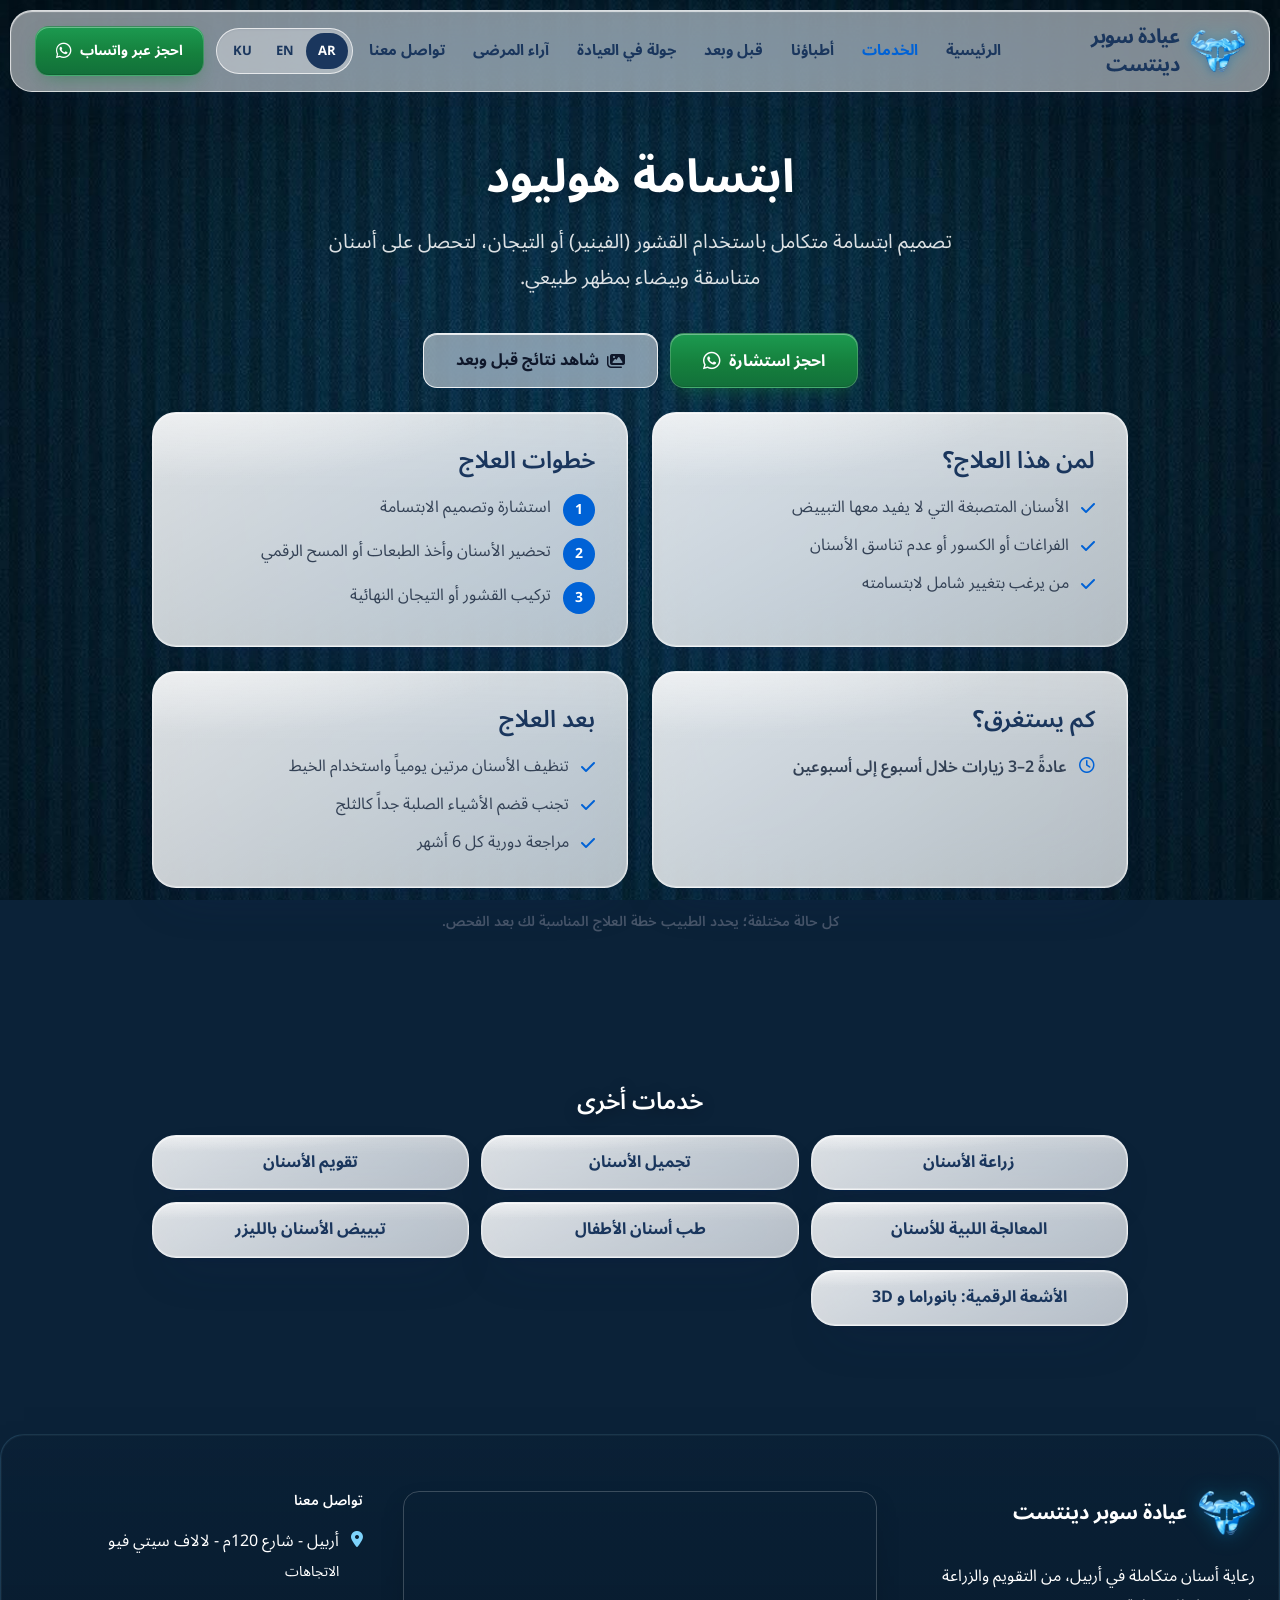
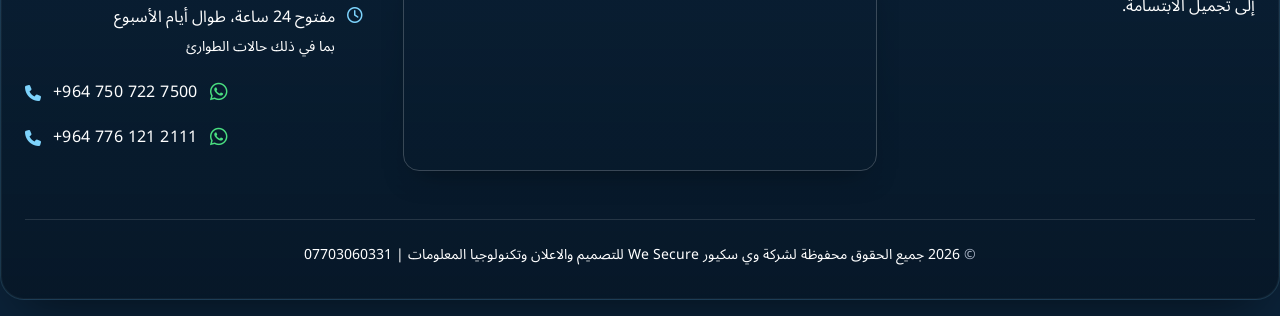
<file: hollywood-smile.html>
<!DOCTYPE html>
<html lang="ar" dir="rtl" data-title-ar="ابتسامة هوليود | عيادة سوبر دينتست أربيل" data-title-en="Hollywood Smile | Super Dentist Clinic Erbil" data-title-ku="خەندەی هۆلیوود | کلینیکی سوپەر دێنتست هەولێر">
<head>
<meta charset="UTF-8">
<meta name="viewport" content="width=device-width, initial-scale=1.0">
<title>ابتسامة هوليود | عيادة سوبر دينتست أربيل</title>
<meta name="description" content="ابتسامة هوليود في أربيل - عيادة سوبر دينتست. تصميم ابتسامة متكامل باستخدام القشور (الفينير) أو التيجان، لتحصل على أسنان متناسقة وبيضاء بمظهر طبيعي.">
<meta name="theme-color" content="#1a365d">
<link rel="icon" type="image/png" href="favicon.png">
<link rel="apple-touch-icon" href="apple-touch-icon.png">
<meta property="og:type" content="website">
<meta property="og:title" content="ابتسامة هوليود | عيادة سوبر دينتست أربيل">
<meta property="og:description" content="ابتسامة هوليود في أربيل - عيادة سوبر دينتست. تصميم ابتسامة متكامل باستخدام القشور (الفينير) أو التيجان، لتحصل على أسنان متناسقة وبيضاء بمظهر طبيعي.">
<!-- TODO: og:image needs a full URL once you have a domain, e.g. https://YOUR-DOMAIN/super-dentist-logo.png -->
<meta property="og:image" content="super-dentist-logo.png">
<link rel="preconnect" href="https://fonts.googleapis.com">
<link rel="preconnect" href="https://fonts.gstatic.com" crossorigin>
<link href="https://fonts.googleapis.com/css2?family=Inter:wght@400;500;600;700&family=Noto+Sans+Arabic:wght@400;500;600;700&display=swap" rel="stylesheet">
<link rel="stylesheet" href="https://cdnjs.cloudflare.com/ajax/libs/font-awesome/6.4.0/css/all.min.css">
<!-- Pre-built Tailwind CSS. If you add new Tailwind classes, styles.css must be rebuilt. -->
<link rel="stylesheet" href="styles.css?v=50">

</head>
<body class="pb-[76px] md:pb-0 antialiased relative selection:bg-navyBlue selection:text-white font-sans ">


<nav class="fixed w-full z-50 site-header">
  <div class="max-w-7xl mx-auto px-4 md:px-6 py-3 flex justify-between items-center relative gap-2 md:gap-4">
    <a href="index.html" class="flex items-center gap-2 md:gap-3 min-w-0">
      <span class="logo-metal" style="width:54px;height:44px"><img src="super-dentist-logo.png" alt="Super Dentist Clinic logo" width="54" height="44" style="width:54px;height:44px;object-fit:contain"></span>
      <span class="text-[15px] sm:text-lg md:text-xl font-bold text-navyBlue tracking-tight leading-tight "><span class="lang-text lang-ar">عيادة سوبر دينتست</span><span class="lang-text lang-en">Super Dentist Clinic</span><span class="lang-text lang-ku">کلینیکی سوپەر دێنتست</span></span>
    </a>
    <div class="hidden lg:flex items-center gap-4 xl:gap-7 2xl:gap-9 font-bold text-navyBlue text-[13.5px] xl:text-[15px]"><a href="index.html" class="whitespace-nowrap hover:text-deepBlue transition-colors sub"><span class="lang-text lang-ar">الرئيسية</span><span class="lang-text lang-en">Home</span><span class="lang-text lang-ku">سەرەکی</span></a>
<a href="index.html#services" class="whitespace-nowrap hover:text-deepBlue transition-colors sub text-deepBlue"><span class="lang-text lang-ar">الخدمات</span><span class="lang-text lang-en">Services</span><span class="lang-text lang-ku">خزمەتگوزارییەکان</span></a>
<a href="doctors.html" class="whitespace-nowrap hover:text-deepBlue transition-colors sub"><span class="lang-text lang-ar">أطباؤنا</span><span class="lang-text lang-en">Doctors</span><span class="lang-text lang-ku">پزیشکەکانمان</span></a>
<a href="gallery.html" class="whitespace-nowrap hover:text-deepBlue transition-colors sub"><span class="lang-text lang-ar">قبل وبعد</span><span class="lang-text lang-en">Before & After</span><span class="lang-text lang-ku">پێش و دوای</span></a>
<a href="tour.html" class="whitespace-nowrap hover:text-deepBlue transition-colors sub"><span class="lang-text lang-ar">جولة في العيادة</span><span class="lang-text lang-en">Clinic Tour</span><span class="lang-text lang-ku">گەشتی کلینیک</span></a>
<a href="index.html#reviews" class="whitespace-nowrap hover:text-deepBlue transition-colors sub"><span class="lang-text lang-ar">آراء المرضى</span><span class="lang-text lang-en">Reviews</span><span class="lang-text lang-ku">بۆچوونەکان</span></a>
<a href="#contact" class="whitespace-nowrap hover:text-deepBlue transition-colors sub"><span class="lang-text lang-ar">تواصل معنا</span><span class="lang-text lang-en">Contact</span><span class="lang-text lang-ku">پەیوەندی</span></a></div>
    <div class="flex items-center gap-2 md:gap-3 shrink-0">
      <div class="flex bg-white/60 rounded-full p-1 border border-white/60 shadow-sm" role="group" aria-label="Language">
        <button type="button" onclick="changeLang('ar')" id="btn-ar" class="px-2.5 md:px-3 py-1.5 text-[13px] font-bold rounded-full transition-colors">AR</button>
        <button type="button" onclick="changeLang('en')" id="btn-en" class="px-2.5 md:px-3 py-1.5 text-[13px] font-bold rounded-full transition-colors">EN</button>
        <button type="button" onclick="changeLang('ku')" id="btn-ku" class="px-2.5 md:px-3 py-1.5 text-[13px] font-bold rounded-full transition-colors">KU</button>
      </div>
      <button type="button" id="mobile-menu-btn" aria-label="Menu" aria-expanded="false" aria-controls="mobile-menu" class="lg:hidden p-1.5 text-navyBlue">
        <svg class="w-6 h-6" fill="none" stroke="currentColor" viewBox="0 0 24 24" aria-hidden="true"><path stroke-linecap="round" stroke-linejoin="round" stroke-width="2" d="M4 6h16M4 12h16M4 18h16"/></svg>
      </button>
      <a href="https://wa.me/9647507227500" target="_blank" rel="noopener" dir="ltr" aria-label="WhatsApp" class="wa-link hidden lg:inline-flex items-center gap-2 p-2.5 xl:px-5 xl:py-2.5 text-sm font-bold text-white bg-whatsapp rounded-[14px] hover:bg-whatsappDark hover:-translate-y-px transition-all shadow-cta">
        <i class="fa-brands fa-whatsapp text-lg" aria-hidden="true"></i><span class="hidden xl:inline"><span class="lang-text lang-ar">احجز عبر واتساب</span><span class="lang-text lang-en">Book via WhatsApp</span><span class="lang-text lang-ku">نۆرە بگرە لە واتسئاپ</span></span>
      </a>
    </div>
  </div>
  <div id="mobile-menu" class="hidden lg:hidden absolute top-full left-0 w-full shadow-lg py-4 px-6 flex flex-col gap-2 text-center font-bold text-navyBlue rounded-b-2xl bg-white/95">
    <a href="index.html" class="py-2 border-b border-navyBlue/10 hover:text-deepBlue"><span class="lang-text lang-ar">الرئيسية</span><span class="lang-text lang-en">Home</span><span class="lang-text lang-ku">سەرەکی</span></a>
<a href="index.html#services" class="py-2 border-b border-navyBlue/10 hover:text-deepBlue"><span class="lang-text lang-ar">الخدمات</span><span class="lang-text lang-en">Services</span><span class="lang-text lang-ku">خزمەتگوزارییەکان</span></a>
<a href="doctors.html" class="py-2 border-b border-navyBlue/10 hover:text-deepBlue"><span class="lang-text lang-ar">أطباؤنا</span><span class="lang-text lang-en">Doctors</span><span class="lang-text lang-ku">پزیشکەکانمان</span></a>
<a href="gallery.html" class="py-2 border-b border-navyBlue/10 hover:text-deepBlue"><span class="lang-text lang-ar">قبل وبعد</span><span class="lang-text lang-en">Before & After</span><span class="lang-text lang-ku">پێش و دوای</span></a>
<a href="tour.html" class="py-2 border-b border-navyBlue/10 hover:text-deepBlue"><span class="lang-text lang-ar">جولة في العيادة</span><span class="lang-text lang-en">Clinic Tour</span><span class="lang-text lang-ku">گەشتی کلینیک</span></a>
<a href="index.html#reviews" class="py-2 border-b border-navyBlue/10 hover:text-deepBlue"><span class="lang-text lang-ar">آراء المرضى</span><span class="lang-text lang-en">Reviews</span><span class="lang-text lang-ku">بۆچوونەکان</span></a>
<a href="#contact" class="py-2 border-b border-navyBlue/10 hover:text-deepBlue"><span class="lang-text lang-ar">تواصل معنا</span><span class="lang-text lang-en">Contact</span><span class="lang-text lang-ku">پەیوەندی</span></a>
    <div class="flex justify-center gap-6 mt-2">
      <a href="https://wa.me/9647507227500" target="_blank" rel="noopener" dir="ltr" class="wa-link py-2 text-whatsapp flex items-center gap-2"><i class="fa-brands fa-whatsapp text-2xl" aria-hidden="true"></i><span class="lang-text lang-ar">واتساب</span><span class="lang-text lang-en">WhatsApp</span><span class="lang-text lang-ku">واتسئاپ</span></a>
      <a href="tel:+9647507227500" dir="ltr" class="py-2 text-deepBlue flex items-center gap-2"><i class="fa-solid fa-phone text-xl" aria-hidden="true"></i><span class="lang-text lang-ar">اتصل</span><span class="lang-text lang-en">Call</span><span class="lang-text lang-ku">پەیوەندی</span></a>
    </div>
  </div>
</nav>
<main>

<section class="page-head">
  <div class="max-w-5xl mx-auto px-4 md:px-6 text-center space-y-4">
    <h1 class="t-h1 font-bold text-navyBlue"><span class="lang-text lang-ar">ابتسامة هوليود</span><span class="lang-text lang-en">Hollywood Smile</span><span class="lang-text lang-ku">خەندەی هۆلیوود</span></h1>
    <p class="t-lead text-slate-600 max-w-[60ch] mx-auto"><span class="lang-text lang-ar">تصميم ابتسامة متكامل باستخدام القشور (الفينير) أو التيجان، لتحصل على أسنان متناسقة وبيضاء بمظهر طبيعي.</span><span class="lang-text lang-en">A complete smile makeover with veneers or crowns, designed to give you even, white, natural-looking teeth.</span><span class="lang-text lang-ku">دیزاینی تەواوی خەندە بە ڤینیر یان تاج، بۆ ئەوەی ددانێکی ڕێک و سپی و سروشتیت هەبێت.</span></p>
  </div>
</section>
<section class="pb-10">
  <div class="max-w-5xl mx-auto px-4 md:px-6 space-y-6">
    <div class="flex flex-wrap justify-center gap-3">
      <a href="https://wa.me/9647507227500" target="_blank" rel="noopener" dir="ltr" data-wa-ar="مرحباً، أود الاستفسار عن ابتسامة هوليود في عيادة سوبر دينتست" data-wa-en="Hello, I'd like to ask about Hollywood Smile at Super Dentist Clinic" data-wa-ku="سڵاو، دەمەوێت پرسیار بکەم دەربارەی خەندەی هۆلیوود لە کلینیکی سوپەر دێنتست" class="wa-link inline-flex items-center justify-center gap-2 px-8 py-3 text-base font-bold text-white bg-whatsapp rounded-[14px] hover:bg-whatsappDark hover:-translate-y-px transition-all shadow-cta"><i class="fa-brands fa-whatsapp text-xl" aria-hidden="true"></i><span class="lang-text lang-ar">احجز استشارة</span><span class="lang-text lang-en">Book a consultation</span><span class="lang-text lang-ku">نۆرەی ڕاوێژ بگرە</span></a>
      <a href="gallery.html#hollywood" class="inline-flex items-center gap-2 px-8 py-3 font-bold text-slate-900 bg-white rounded-[14px] border-[1.5px] border-slate-300 hover:border-navyBlue transition-colors"><i class="fa-solid fa-images" aria-hidden="true"></i><span class="lang-text lang-ar">شاهد نتائج قبل وبعد</span><span class="lang-text lang-en">See before &amp; after results</span><span class="lang-text lang-ku">ئەنجامی پێش و دوای ببینە</span></a>
    </div>
    
    <div class="grid md:grid-cols-2 gap-6">
      <div class="card rounded-3xl p-6 md:p-8">
        <h2 class="t-h3 font-semibold text-navyBlue mb-4"><span class="lang-text lang-ar">لمن هذا العلاج؟</span><span class="lang-text lang-en">Who is it for?</span><span class="lang-text lang-ku">ئەم چارەسەرە بۆ کێیە؟</span></h2>
        <ul class="space-y-3"><li class="flex gap-3 items-start"><i class="fa-solid fa-check text-deepBlue mt-1.5" aria-hidden="true"></i><span class="font-normal text-slate-700 leading-relaxed"><span class="lang-text lang-ar">الأسنان المتصبغة التي لا يفيد معها التبييض</span><span class="lang-text lang-en">Stained teeth that whitening can't fix</span><span class="lang-text lang-ku">ددانی ڕەنگگۆڕاو کە سپیکردنەوە چارەی ناکات</span></span></li><li class="flex gap-3 items-start"><i class="fa-solid fa-check text-deepBlue mt-1.5" aria-hidden="true"></i><span class="font-normal text-slate-700 leading-relaxed"><span class="lang-text lang-ar">الفراغات أو الكسور أو عدم تناسق الأسنان</span><span class="lang-text lang-en">Gaps, chips or uneven teeth</span><span class="lang-text lang-ku">بۆشایی، شکاوی یان ناڕێکی ددان</span></span></li><li class="flex gap-3 items-start"><i class="fa-solid fa-check text-deepBlue mt-1.5" aria-hidden="true"></i><span class="font-normal text-slate-700 leading-relaxed"><span class="lang-text lang-ar">من يرغب بتغيير شامل لابتسامته</span><span class="lang-text lang-en">Anyone who wants a full smile makeover</span><span class="lang-text lang-ku">هەر کەسێک بیەوێت خەندەکەی بە تەواوی نوێ بکاتەوە</span></span></li></ul>
      </div>
      <div class="card rounded-3xl p-6 md:p-8">
        <h2 class="t-h3 font-semibold text-navyBlue mb-4"><span class="lang-text lang-ar">خطوات العلاج</span><span class="lang-text lang-en">How it works</span><span class="lang-text lang-ku">هەنگاوەکانی چارەسەر</span></h2>
        <ol class="space-y-3"><li class="flex gap-3 items-start"><span class="shrink-0 w-8 h-8 rounded-full bg-deepBlue text-white flex items-center justify-center font-bold text-sm">1</span><span class="font-normal text-slate-700 leading-relaxed"><span class="lang-text lang-ar">استشارة وتصميم الابتسامة</span><span class="lang-text lang-en">Consultation and smile design</span><span class="lang-text lang-ku">ڕاوێژ و دیزاینی خەندە</span></span></li><li class="flex gap-3 items-start"><span class="shrink-0 w-8 h-8 rounded-full bg-deepBlue text-white flex items-center justify-center font-bold text-sm">2</span><span class="font-normal text-slate-700 leading-relaxed"><span class="lang-text lang-ar">تحضير الأسنان وأخذ الطبعات أو المسح الرقمي</span><span class="lang-text lang-en">Preparing the teeth and taking impressions or a digital scan</span><span class="lang-text lang-ku">ئامادەکردنی ددان و وەرگرتنی قاڵب یان سکانی دیجیتاڵ</span></span></li><li class="flex gap-3 items-start"><span class="shrink-0 w-8 h-8 rounded-full bg-deepBlue text-white flex items-center justify-center font-bold text-sm">3</span><span class="font-normal text-slate-700 leading-relaxed"><span class="lang-text lang-ar">تركيب القشور أو التيجان النهائية</span><span class="lang-text lang-en">Fitting the final veneers or crowns</span><span class="lang-text lang-ku">دانانی ڤینیر یان تاجی کۆتایی</span></span></li></ol>
      </div>
      <div class="card rounded-3xl p-6 md:p-8">
        <h2 class="t-h3 font-semibold text-navyBlue mb-4"><span class="lang-text lang-ar">كم يستغرق؟</span><span class="lang-text lang-en">How long does it take?</span><span class="lang-text lang-ku">چەند دەخایەنێت؟</span></h2>
        <p class="flex gap-3 items-start font-semibold text-slate-700"><i class="fa-regular fa-clock text-deepBlue mt-1" aria-hidden="true"></i><span class="lang-text lang-ar">عادةً 2–3 زيارات خلال أسبوع إلى أسبوعين</span><span class="lang-text lang-en">Usually 2–3 visits over 1–2 weeks</span><span class="lang-text lang-ku">زۆرجار 2–3 سەردان لە ماوەی 1–2 هەفتەدا</span></p>
      </div>
      <div class="card rounded-3xl p-6 md:p-8">
        <h2 class="t-h3 font-semibold text-navyBlue mb-4"><span class="lang-text lang-ar">بعد العلاج</span><span class="lang-text lang-en">Aftercare</span><span class="lang-text lang-ku">دوای چارەسەر</span></h2>
        <ul class="space-y-3"><li class="flex gap-3 items-start"><i class="fa-solid fa-check text-deepBlue mt-1.5" aria-hidden="true"></i><span class="font-normal text-slate-700 leading-relaxed"><span class="lang-text lang-ar">تنظيف الأسنان مرتين يومياً واستخدام الخيط</span><span class="lang-text lang-en">Brush twice a day and floss</span><span class="lang-text lang-ku">ڕۆژانە دوو جار ددان بشۆ و دەزووی ددان بەکاربهێنە</span></span></li><li class="flex gap-3 items-start"><i class="fa-solid fa-check text-deepBlue mt-1.5" aria-hidden="true"></i><span class="font-normal text-slate-700 leading-relaxed"><span class="lang-text lang-ar">تجنب قضم الأشياء الصلبة جداً كالثلج</span><span class="lang-text lang-en">Avoid biting very hard things like ice</span><span class="lang-text lang-ku">خۆت لە گەزینی شتی زۆر ڕەق وەک سەهۆڵ بپارێزە</span></span></li><li class="flex gap-3 items-start"><i class="fa-solid fa-check text-deepBlue mt-1.5" aria-hidden="true"></i><span class="font-normal text-slate-700 leading-relaxed"><span class="lang-text lang-ar">مراجعة دورية كل 6 أشهر</span><span class="lang-text lang-en">Check-up every 6 months</span><span class="lang-text lang-ku">هەر 6 مانگ جارێک پشکنین</span></span></li></ul>
      </div>
    </div>
    <!-- TODO (optional): add a price range, e.g. "Starting from ..." -->
    <p class="text-center text-sm text-slate-600 font-semibold"><span class="lang-text lang-ar">كل حالة مختلفة؛ يحدد الطبيب خطة العلاج المناسبة لك بعد الفحص.</span><span class="lang-text lang-en">Every case is different. Your dentist will confirm the right plan for you after an examination.</span><span class="lang-text lang-ku">هەر حاڵەتێک جیاوازە؛ پزیشک دوای پشکنین پلانی گونجاوت بۆ دیاری دەکات.</span></p>
  </div>
</section>
<section class="py-10">
  <div class="max-w-5xl mx-auto px-4 md:px-6">
    <h2 class="t-h3 font-semibold text-navyBlue mb-4 text-center"><span class="lang-text lang-ar">خدمات أخرى</span><span class="lang-text lang-en">Other services</span><span class="lang-text lang-ku">خزمەتگوزاری تر</span></h2>
    <div class="grid grid-cols-2 md:grid-cols-3 gap-3"><a href="dental-implants.html" class="card rounded-2xl px-4 py-3 font-bold text-navyBlue hover:text-deepBlue text-center"><span class="lang-text lang-ar">زراعة الأسنان</span><span class="lang-text lang-en">Dental Implants</span><span class="lang-text lang-ku">چاندنی ددان</span></a><a href="cosmetic-dentistry.html" class="card rounded-2xl px-4 py-3 font-bold text-navyBlue hover:text-deepBlue text-center"><span class="lang-text lang-ar">تجميل الأسنان</span><span class="lang-text lang-en">Cosmetic Dentistry</span><span class="lang-text lang-ku">جوانکاری ددان</span></a><a href="orthodontics.html" class="card rounded-2xl px-4 py-3 font-bold text-navyBlue hover:text-deepBlue text-center"><span class="lang-text lang-ar">تقويم الأسنان</span><span class="lang-text lang-en">Orthodontics</span><span class="lang-text lang-ku">ڕاستکردنەوەی ددان</span></a><a href="root-canal.html" class="card rounded-2xl px-4 py-3 font-bold text-navyBlue hover:text-deepBlue text-center"><span class="lang-text lang-ar">المعالجة اللبية للأسنان</span><span class="lang-text lang-en">Root Canal Treatment</span><span class="lang-text lang-ku">چارەسەری دەماری ددان</span></a><a href="pediatric-dentistry.html" class="card rounded-2xl px-4 py-3 font-bold text-navyBlue hover:text-deepBlue text-center"><span class="lang-text lang-ar">طب أسنان الأطفال</span><span class="lang-text lang-en">Pediatric Dentistry</span><span class="lang-text lang-ku">پزیشکی ددانی منداڵان</span></a><a href="laser-whitening.html" class="card rounded-2xl px-4 py-3 font-bold text-navyBlue hover:text-deepBlue text-center"><span class="lang-text lang-ar">تبييض الأسنان بالليزر</span><span class="lang-text lang-en">Laser Teeth Whitening</span><span class="lang-text lang-ku">سپیکردنەوەی ددان بە لێزەر</span></a><a href="xray-imaging.html" class="card rounded-2xl px-4 py-3 font-bold text-navyBlue hover:text-deepBlue text-center"><span class="lang-text lang-ar">الأشعة الرقمية: بانوراما و 3D</span><span class="lang-text lang-en">Digital X-Ray: Panoramic & 3D</span><span class="lang-text lang-ku">تیشکی دیجیتاڵ: پانۆراما و 3D</span></a></div>
  </div>
</section>
</main>

<footer id="contact" class="footer-glass crystal-panel relative z-10 mt-8 mb-24 md:mb-4 mx-3 md:mx-auto max-w-[1320px] text-slate-700">
  <div class="max-w-7xl mx-auto px-4 md:px-6 pt-14 pb-8">
    <div class="grid gap-10 md:grid-cols-[1fr_1.4fr_1fr] items-stretch">
      <div class="space-y-4">
        <a href="index.html" class="inline-flex items-center gap-3">
          <span class="logo-metal" style="width:56px;height:44px"><img src="super-dentist-logo.png" alt="" width="56" height="44" style="width:56px;height:44px;object-fit:contain" loading="lazy"></span>
          <span class="text-xl font-bold text-navyBlue"><span class="lang-text lang-ar">عيادة سوبر دينتست</span><span class="lang-text lang-en">Super Dentist Clinic</span><span class="lang-text lang-ku">کلینیکی سوپەر دێنتست</span></span>
        </a>
        <p class="text-slate-600 max-w-[36ch]"><span class="lang-text lang-ar">رعاية أسنان متكاملة في أربيل، من التقويم والزراعة إلى تجميل الابتسامة.</span><span class="lang-text lang-en">Complete dental care in Erbil, from orthodontics and implants to smile design.</span><span class="lang-text lang-ku">چاودێری تەواوی ددان لە هەولێر، لە ڕاستکردنەوە و چاندنەوە تا جوانکاری خەندە.</span></p>
      </div>
      <div class="flex flex-col">
        <!-- TODO: replace src with the official embed (Google Maps -> Share -> Embed a map) -->
        <div class="flex-1 min-h-[240px] md:min-h-[280px] rounded-2xl overflow-hidden border border-white/20 shadow-[0_12px_30px_-14px_rgba(0,0,0,.5)]">
          <iframe src="https://maps.google.com/maps?q=Super+dentists+clinic+Erbil&t=&z=15&ie=UTF8&iwloc=&output=embed" title="Super Dentist Clinic location" width="100%" height="100%" style="border:0;min-height:240px" loading="lazy" referrerpolicy="no-referrer-when-downgrade"></iframe>
        </div>
      </div>
      <div class="space-y-4">
        <h3 class="text-sm font-semibold text-navyBlue"><span class="lang-text lang-ar">تواصل معنا</span><span class="lang-text lang-en">Contact</span><span class="lang-text lang-ku">پەیوەندی</span></h3>
        <p class="flex items-start gap-3"><i class="fa-solid fa-location-dot text-[#0062D6] mt-1" aria-hidden="true"></i><span><span class="lang-text lang-ar">أربيل - شارع 120م - لالاف سيتي فيو</span><span class="lang-text lang-en">Erbil - 120m Street - Lalav City View</span><span class="lang-text lang-ku">هەولێر - شەقامی 120م - لالاف ستی ڤیو</span><br><a href="https://www.google.com/maps/dir/?api=1&destination=Super+Dentist+Clinic+Erbil" target="_blank" rel="noopener" class="text-[#0062D6] hover:underline text-sm"><span class="lang-text lang-ar">الاتجاهات</span><span class="lang-text lang-en">Get directions</span><span class="lang-text lang-ku">ڕێنمایی ڕێگا</span></a></span></p>
        <p class="flex items-start gap-3"><i class="fa-regular fa-clock text-[#0062D6] mt-1" aria-hidden="true"></i><span><span class="lang-text lang-ar">مفتوح 24 ساعة، طوال أيام الأسبوع</span><span class="lang-text lang-en">Open 24 hours, 7 days a week</span><span class="lang-text lang-ku">24 کاتژمێر کراوەیە، هەموو ڕۆژانی هەفتە</span><br><span class="text-sm text-slate-600"><span class="lang-text lang-ar">بما في ذلك حالات الطوارئ</span><span class="lang-text lang-en">Including emergencies</span><span class="lang-text lang-ku">لەگەڵ حاڵەتە فریاکەوتنەکان</span></span></span></p>
        <div class="flex items-center gap-3" dir="ltr">
          <i class="fa-solid fa-phone text-[#0062D6]" aria-hidden="true"></i>
          <a href="tel:+9647507227500" dir="ltr" class="tracking-wide text-navyBlue hover:underline">+964 750 722 7500</a>
          <a href="https://wa.me/9647507227500" target="_blank" rel="noopener" aria-label="WhatsApp" class="wa-link text-[#15803D] text-xl"><i class="fa-brands fa-whatsapp" aria-hidden="true"></i></a>
        </div>
        <div class="flex items-center gap-3" dir="ltr">
          <i class="fa-solid fa-phone text-[#0062D6]" aria-hidden="true"></i>
          <a href="tel:+9647761212111" dir="ltr" class="tracking-wide text-navyBlue hover:underline">+964 776 121 2111</a>
          <a href="https://wa.me/9647761212111" target="_blank" rel="noopener" aria-label="WhatsApp" class="wa-link text-[#15803D] text-xl"><i class="fa-brands fa-whatsapp" aria-hidden="true"></i></a>
        </div>

      </div>
    </div>
    <p class="mt-12 pt-6 border-t border-slate-900/10 text-sm text-slate-600 text-center leading-relaxed">
      &copy; <span id="year" dir="ltr">2026</span>
      <span class="lang-text lang-ar">جميع الحقوق محفوظة لشركة وي سكيور We Secure للتصميم والاعلان وتكنولوجيا المعلومات | <span dir="ltr">07703060331</span></span><span class="lang-text lang-en">All rights reserved to We Secure for Design, Advertising &amp; IT | <span dir="ltr">07703060331</span></span><span class="lang-text lang-ku">هەموو مافێک پارێزراوە بۆ کۆمپانیای We Secure بۆ دیزاین و ڕیکلام و تەکنەلۆجیای زانیاری | <span dir="ltr">07703060331</span></span>
    </p>
  </div>
</footer>

<!-- Sticky booking bar: phones only -->
<div id="mobile-cta" class="md:hidden fixed inset-x-0 bottom-0 z-40 bg-white/95 border-t border-slate-200 shadow-[0_-4px_16px_rgba(15,23,42,.08)] px-3 pt-2 transition-transform duration-200" style="padding-bottom:calc(8px + env(safe-area-inset-bottom))">
  <div class="flex gap-2">
    <a href="tel:+9647507227500" class="flex-1 h-12 inline-flex items-center justify-center gap-2 rounded-[14px] border-[1.5px] border-slate-300 bg-white font-bold text-slate-900"><i class="fa-solid fa-phone" aria-hidden="true"></i><span class="lang-text lang-ar">اتصل</span><span class="lang-text lang-en">Call</span><span class="lang-text lang-ku">پەیوەندی</span></a>
    <a href="https://wa.me/9647507227500" target="_blank" rel="noopener" dir="ltr" class="wa-link flex-[1.6] h-12 inline-flex items-center justify-center gap-2 rounded-[14px] bg-whatsapp hover:bg-whatsappDark font-bold text-white shadow-cta"><i class="fa-brands fa-whatsapp text-xl" aria-hidden="true"></i><span class="lang-text lang-ar">احجز عبر واتساب</span><span class="lang-text lang-en">Book on WhatsApp</span><span class="lang-text lang-ku">نۆرە بگرە لە واتسئاپ</span></a>
  </div>
</div>

<script src="site.js?v=50"></script>
<!-- AI Assistant Chat Widget -->
<script src="https://app.aiassist.chat/widget.js" data-site-id="82ca7860-756f-42e5-a851-264dc3e4ab57" data-api-url="https://engine.aiassist.chat" async></script>
</body>
</html>
</file>
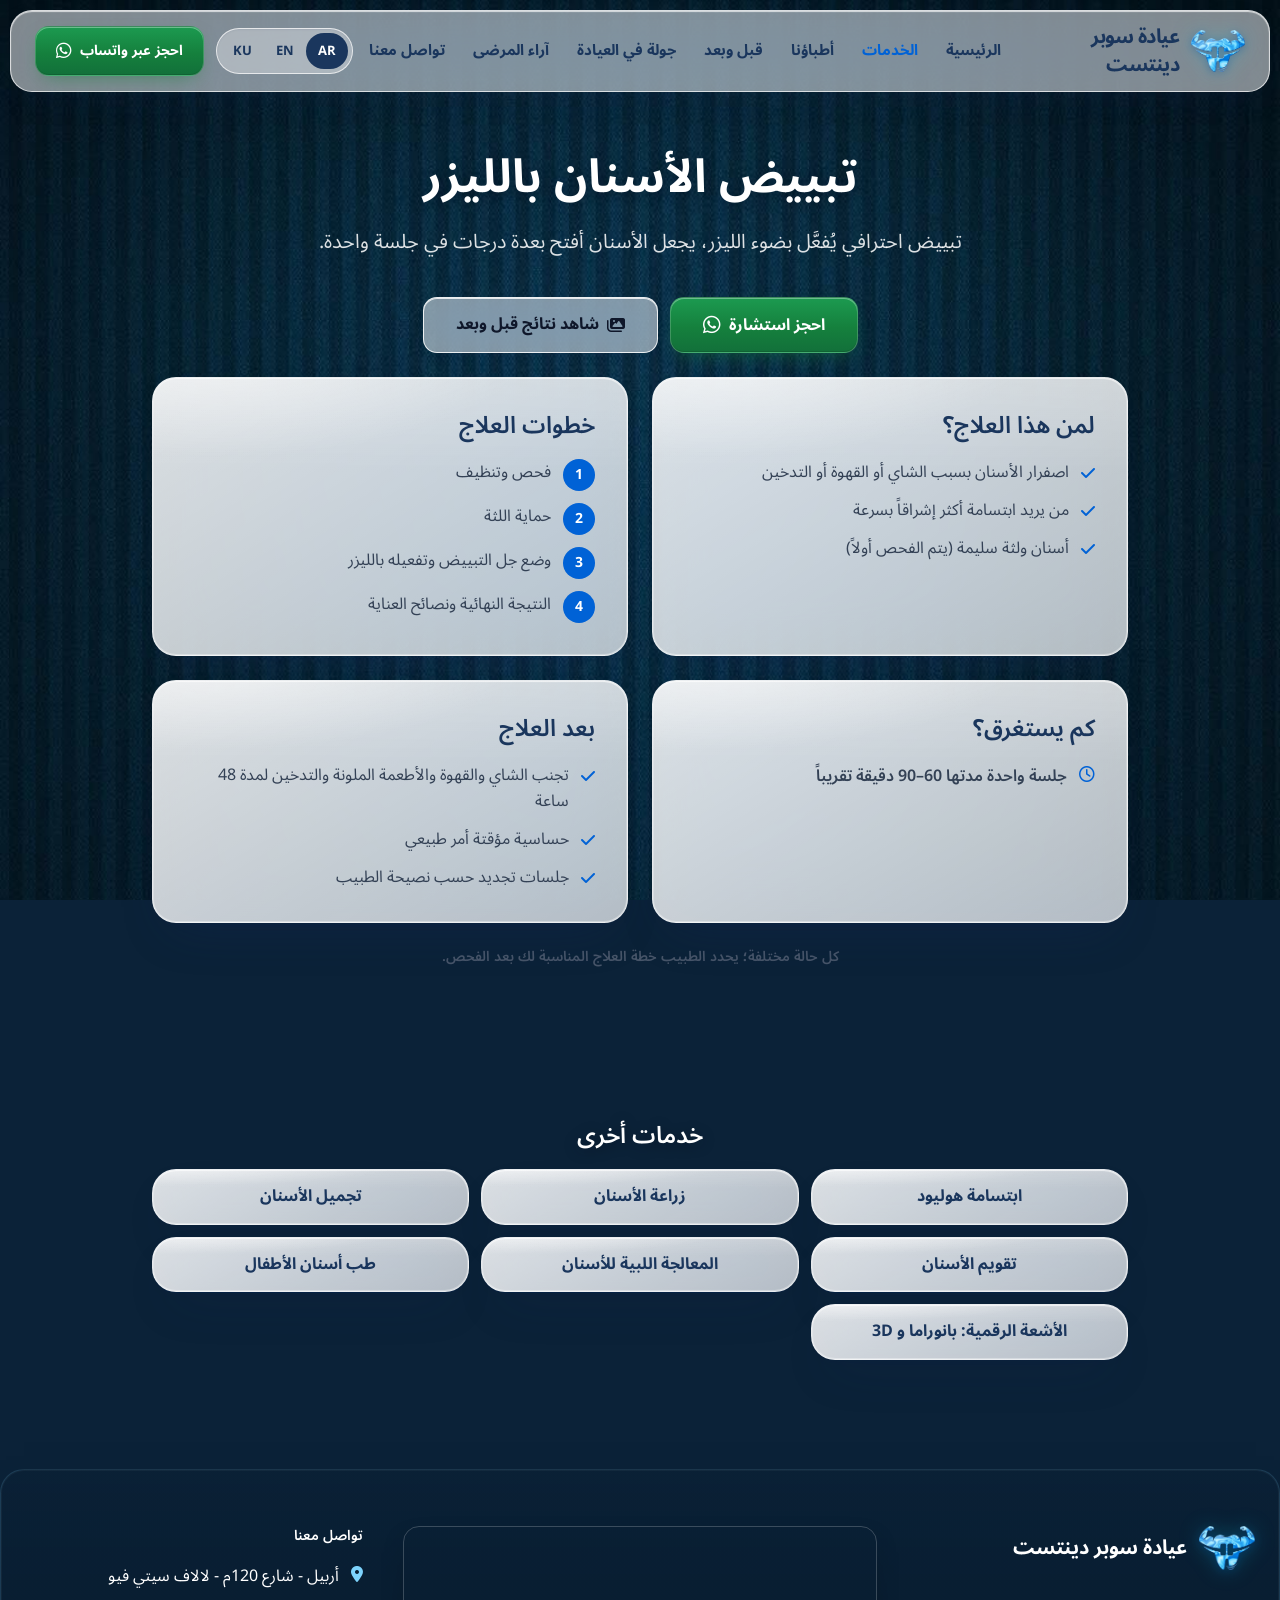
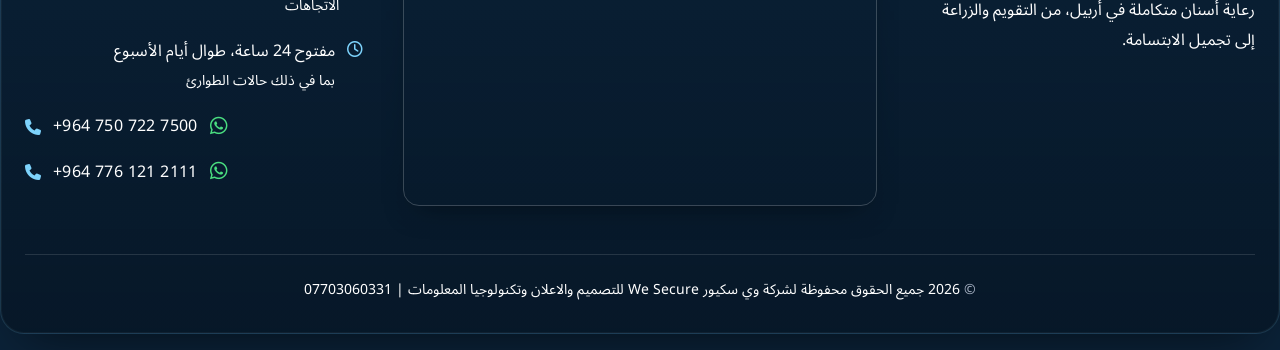
<file: laser-whitening.html>
<!DOCTYPE html>
<html lang="ar" dir="rtl" data-title-ar="تبييض الأسنان بالليزر | عيادة سوبر دينتست أربيل" data-title-en="Laser Teeth Whitening | Super Dentist Clinic Erbil" data-title-ku="سپیکردنەوەی ددان بە لێزەر | کلینیکی سوپەر دێنتست هەولێر">
<head>
<meta charset="UTF-8">
<meta name="viewport" content="width=device-width, initial-scale=1.0">
<title>تبييض الأسنان بالليزر | عيادة سوبر دينتست أربيل</title>
<meta name="description" content="تبييض الأسنان بالليزر في أربيل - عيادة سوبر دينتست. تبييض احترافي يُفعَّل بضوء الليزر، يجعل الأسنان أفتح بعدة درجات في جلسة واحدة.">
<meta name="theme-color" content="#1a365d">
<link rel="icon" type="image/png" href="favicon.png">
<link rel="apple-touch-icon" href="apple-touch-icon.png">
<meta property="og:type" content="website">
<meta property="og:title" content="تبييض الأسنان بالليزر | عيادة سوبر دينتست أربيل">
<meta property="og:description" content="تبييض الأسنان بالليزر في أربيل - عيادة سوبر دينتست. تبييض احترافي يُفعَّل بضوء الليزر، يجعل الأسنان أفتح بعدة درجات في جلسة واحدة.">
<!-- TODO: og:image needs a full URL once you have a domain, e.g. https://YOUR-DOMAIN/super-dentist-logo.png -->
<meta property="og:image" content="super-dentist-logo.png">
<link rel="preconnect" href="https://fonts.googleapis.com">
<link rel="preconnect" href="https://fonts.gstatic.com" crossorigin>
<link href="https://fonts.googleapis.com/css2?family=Inter:wght@400;500;600;700&family=Noto+Sans+Arabic:wght@400;500;600;700&display=swap" rel="stylesheet">
<link rel="stylesheet" href="https://cdnjs.cloudflare.com/ajax/libs/font-awesome/6.4.0/css/all.min.css">
<!-- Pre-built Tailwind CSS. If you add new Tailwind classes, styles.css must be rebuilt. -->
<link rel="stylesheet" href="styles.css?v=50">

</head>
<body class="pb-[76px] md:pb-0 antialiased relative selection:bg-navyBlue selection:text-white font-sans ">


<nav class="fixed w-full z-50 site-header">
  <div class="max-w-7xl mx-auto px-4 md:px-6 py-3 flex justify-between items-center relative gap-2 md:gap-4">
    <a href="index.html" class="flex items-center gap-2 md:gap-3 min-w-0">
      <span class="logo-metal" style="width:54px;height:44px"><img src="super-dentist-logo.png" alt="Super Dentist Clinic logo" width="54" height="44" style="width:54px;height:44px;object-fit:contain"></span>
      <span class="text-[15px] sm:text-lg md:text-xl font-bold text-navyBlue tracking-tight leading-tight "><span class="lang-text lang-ar">عيادة سوبر دينتست</span><span class="lang-text lang-en">Super Dentist Clinic</span><span class="lang-text lang-ku">کلینیکی سوپەر دێنتست</span></span>
    </a>
    <div class="hidden lg:flex items-center gap-4 xl:gap-7 2xl:gap-9 font-bold text-navyBlue text-[13.5px] xl:text-[15px]"><a href="index.html" class="whitespace-nowrap hover:text-deepBlue transition-colors sub"><span class="lang-text lang-ar">الرئيسية</span><span class="lang-text lang-en">Home</span><span class="lang-text lang-ku">سەرەکی</span></a>
<a href="index.html#services" class="whitespace-nowrap hover:text-deepBlue transition-colors sub text-deepBlue"><span class="lang-text lang-ar">الخدمات</span><span class="lang-text lang-en">Services</span><span class="lang-text lang-ku">خزمەتگوزارییەکان</span></a>
<a href="doctors.html" class="whitespace-nowrap hover:text-deepBlue transition-colors sub"><span class="lang-text lang-ar">أطباؤنا</span><span class="lang-text lang-en">Doctors</span><span class="lang-text lang-ku">پزیشکەکانمان</span></a>
<a href="gallery.html" class="whitespace-nowrap hover:text-deepBlue transition-colors sub"><span class="lang-text lang-ar">قبل وبعد</span><span class="lang-text lang-en">Before & After</span><span class="lang-text lang-ku">پێش و دوای</span></a>
<a href="tour.html" class="whitespace-nowrap hover:text-deepBlue transition-colors sub"><span class="lang-text lang-ar">جولة في العيادة</span><span class="lang-text lang-en">Clinic Tour</span><span class="lang-text lang-ku">گەشتی کلینیک</span></a>
<a href="index.html#reviews" class="whitespace-nowrap hover:text-deepBlue transition-colors sub"><span class="lang-text lang-ar">آراء المرضى</span><span class="lang-text lang-en">Reviews</span><span class="lang-text lang-ku">بۆچوونەکان</span></a>
<a href="#contact" class="whitespace-nowrap hover:text-deepBlue transition-colors sub"><span class="lang-text lang-ar">تواصل معنا</span><span class="lang-text lang-en">Contact</span><span class="lang-text lang-ku">پەیوەندی</span></a></div>
    <div class="flex items-center gap-2 md:gap-3 shrink-0">
      <div class="flex bg-white/60 rounded-full p-1 border border-white/60 shadow-sm" role="group" aria-label="Language">
        <button type="button" onclick="changeLang('ar')" id="btn-ar" class="px-2.5 md:px-3 py-1.5 text-[13px] font-bold rounded-full transition-colors">AR</button>
        <button type="button" onclick="changeLang('en')" id="btn-en" class="px-2.5 md:px-3 py-1.5 text-[13px] font-bold rounded-full transition-colors">EN</button>
        <button type="button" onclick="changeLang('ku')" id="btn-ku" class="px-2.5 md:px-3 py-1.5 text-[13px] font-bold rounded-full transition-colors">KU</button>
      </div>
      <button type="button" id="mobile-menu-btn" aria-label="Menu" aria-expanded="false" aria-controls="mobile-menu" class="lg:hidden p-1.5 text-navyBlue">
        <svg class="w-6 h-6" fill="none" stroke="currentColor" viewBox="0 0 24 24" aria-hidden="true"><path stroke-linecap="round" stroke-linejoin="round" stroke-width="2" d="M4 6h16M4 12h16M4 18h16"/></svg>
      </button>
      <a href="https://wa.me/9647507227500" target="_blank" rel="noopener" dir="ltr" aria-label="WhatsApp" class="wa-link hidden lg:inline-flex items-center gap-2 p-2.5 xl:px-5 xl:py-2.5 text-sm font-bold text-white bg-whatsapp rounded-[14px] hover:bg-whatsappDark hover:-translate-y-px transition-all shadow-cta">
        <i class="fa-brands fa-whatsapp text-lg" aria-hidden="true"></i><span class="hidden xl:inline"><span class="lang-text lang-ar">احجز عبر واتساب</span><span class="lang-text lang-en">Book via WhatsApp</span><span class="lang-text lang-ku">نۆرە بگرە لە واتسئاپ</span></span>
      </a>
    </div>
  </div>
  <div id="mobile-menu" class="hidden lg:hidden absolute top-full left-0 w-full shadow-lg py-4 px-6 flex flex-col gap-2 text-center font-bold text-navyBlue rounded-b-2xl bg-white/95">
    <a href="index.html" class="py-2 border-b border-navyBlue/10 hover:text-deepBlue"><span class="lang-text lang-ar">الرئيسية</span><span class="lang-text lang-en">Home</span><span class="lang-text lang-ku">سەرەکی</span></a>
<a href="index.html#services" class="py-2 border-b border-navyBlue/10 hover:text-deepBlue"><span class="lang-text lang-ar">الخدمات</span><span class="lang-text lang-en">Services</span><span class="lang-text lang-ku">خزمەتگوزارییەکان</span></a>
<a href="doctors.html" class="py-2 border-b border-navyBlue/10 hover:text-deepBlue"><span class="lang-text lang-ar">أطباؤنا</span><span class="lang-text lang-en">Doctors</span><span class="lang-text lang-ku">پزیشکەکانمان</span></a>
<a href="gallery.html" class="py-2 border-b border-navyBlue/10 hover:text-deepBlue"><span class="lang-text lang-ar">قبل وبعد</span><span class="lang-text lang-en">Before & After</span><span class="lang-text lang-ku">پێش و دوای</span></a>
<a href="tour.html" class="py-2 border-b border-navyBlue/10 hover:text-deepBlue"><span class="lang-text lang-ar">جولة في العيادة</span><span class="lang-text lang-en">Clinic Tour</span><span class="lang-text lang-ku">گەشتی کلینیک</span></a>
<a href="index.html#reviews" class="py-2 border-b border-navyBlue/10 hover:text-deepBlue"><span class="lang-text lang-ar">آراء المرضى</span><span class="lang-text lang-en">Reviews</span><span class="lang-text lang-ku">بۆچوونەکان</span></a>
<a href="#contact" class="py-2 border-b border-navyBlue/10 hover:text-deepBlue"><span class="lang-text lang-ar">تواصل معنا</span><span class="lang-text lang-en">Contact</span><span class="lang-text lang-ku">پەیوەندی</span></a>
    <div class="flex justify-center gap-6 mt-2">
      <a href="https://wa.me/9647507227500" target="_blank" rel="noopener" dir="ltr" class="wa-link py-2 text-whatsapp flex items-center gap-2"><i class="fa-brands fa-whatsapp text-2xl" aria-hidden="true"></i><span class="lang-text lang-ar">واتساب</span><span class="lang-text lang-en">WhatsApp</span><span class="lang-text lang-ku">واتسئاپ</span></a>
      <a href="tel:+9647507227500" dir="ltr" class="py-2 text-deepBlue flex items-center gap-2"><i class="fa-solid fa-phone text-xl" aria-hidden="true"></i><span class="lang-text lang-ar">اتصل</span><span class="lang-text lang-en">Call</span><span class="lang-text lang-ku">پەیوەندی</span></a>
    </div>
  </div>
</nav>
<main>

<section class="page-head">
  <div class="max-w-5xl mx-auto px-4 md:px-6 text-center space-y-4">
    <h1 class="t-h1 font-bold text-navyBlue"><span class="lang-text lang-ar">تبييض الأسنان بالليزر</span><span class="lang-text lang-en">Laser Teeth Whitening</span><span class="lang-text lang-ku">سپیکردنەوەی ددان بە لێزەر</span></h1>
    <p class="t-lead text-slate-600 max-w-[60ch] mx-auto"><span class="lang-text lang-ar">تبييض احترافي يُفعَّل بضوء الليزر، يجعل الأسنان أفتح بعدة درجات في جلسة واحدة.</span><span class="lang-text lang-en">Professional whitening activated by laser light, making teeth several shades whiter in a single session.</span><span class="lang-text lang-ku">سپیکردنەوەی پیشەیی بە تیشکی لێزەر، کە لە یەک دانیشتندا ددان چەند پلەیەک سپیتر دەکات.</span></p>
  </div>
</section>
<section class="pb-10">
  <div class="max-w-5xl mx-auto px-4 md:px-6 space-y-6">
    <div class="flex flex-wrap justify-center gap-3">
      <a href="https://wa.me/9647507227500" target="_blank" rel="noopener" dir="ltr" data-wa-ar="مرحباً، أود الاستفسار عن تبييض الأسنان بالليزر في عيادة سوبر دينتست" data-wa-en="Hello, I'd like to ask about Laser Teeth Whitening at Super Dentist Clinic" data-wa-ku="سڵاو، دەمەوێت پرسیار بکەم دەربارەی سپیکردنەوەی ددان بە لێزەر لە کلینیکی سوپەر دێنتست" class="wa-link inline-flex items-center justify-center gap-2 px-8 py-3 text-base font-bold text-white bg-whatsapp rounded-[14px] hover:bg-whatsappDark hover:-translate-y-px transition-all shadow-cta"><i class="fa-brands fa-whatsapp text-xl" aria-hidden="true"></i><span class="lang-text lang-ar">احجز استشارة</span><span class="lang-text lang-en">Book a consultation</span><span class="lang-text lang-ku">نۆرەی ڕاوێژ بگرە</span></a>
      <a href="gallery.html#whitening" class="inline-flex items-center gap-2 px-8 py-3 font-bold text-slate-900 bg-white rounded-[14px] border-[1.5px] border-slate-300 hover:border-navyBlue transition-colors"><i class="fa-solid fa-images" aria-hidden="true"></i><span class="lang-text lang-ar">شاهد نتائج قبل وبعد</span><span class="lang-text lang-en">See before &amp; after results</span><span class="lang-text lang-ku">ئەنجامی پێش و دوای ببینە</span></a>
    </div>
    
    <div class="grid md:grid-cols-2 gap-6">
      <div class="card rounded-3xl p-6 md:p-8">
        <h2 class="t-h3 font-semibold text-navyBlue mb-4"><span class="lang-text lang-ar">لمن هذا العلاج؟</span><span class="lang-text lang-en">Who is it for?</span><span class="lang-text lang-ku">ئەم چارەسەرە بۆ کێیە؟</span></h2>
        <ul class="space-y-3"><li class="flex gap-3 items-start"><i class="fa-solid fa-check text-deepBlue mt-1.5" aria-hidden="true"></i><span class="font-normal text-slate-700 leading-relaxed"><span class="lang-text lang-ar">اصفرار الأسنان بسبب الشاي أو القهوة أو التدخين</span><span class="lang-text lang-en">Yellowing from tea, coffee or smoking</span><span class="lang-text lang-ku">زەردبوونی ددان بەهۆی چا، قاوە یان جگەرە</span></span></li><li class="flex gap-3 items-start"><i class="fa-solid fa-check text-deepBlue mt-1.5" aria-hidden="true"></i><span class="font-normal text-slate-700 leading-relaxed"><span class="lang-text lang-ar">من يريد ابتسامة أكثر إشراقاً بسرعة</span><span class="lang-text lang-en">People who want a brighter smile quickly</span><span class="lang-text lang-ku">ئەوانەی بە خێرایی خەندەیەکی گەشتریان دەوێت</span></span></li><li class="flex gap-3 items-start"><i class="fa-solid fa-check text-deepBlue mt-1.5" aria-hidden="true"></i><span class="font-normal text-slate-700 leading-relaxed"><span class="lang-text lang-ar">أسنان ولثة سليمة (يتم الفحص أولاً)</span><span class="lang-text lang-en">Healthy teeth and gums (checked first)</span><span class="lang-text lang-ku">ددان و پووکی تەندروست (سەرەتا پشکنین دەکرێت)</span></span></li></ul>
      </div>
      <div class="card rounded-3xl p-6 md:p-8">
        <h2 class="t-h3 font-semibold text-navyBlue mb-4"><span class="lang-text lang-ar">خطوات العلاج</span><span class="lang-text lang-en">How it works</span><span class="lang-text lang-ku">هەنگاوەکانی چارەسەر</span></h2>
        <ol class="space-y-3"><li class="flex gap-3 items-start"><span class="shrink-0 w-8 h-8 rounded-full bg-deepBlue text-white flex items-center justify-center font-bold text-sm">1</span><span class="font-normal text-slate-700 leading-relaxed"><span class="lang-text lang-ar">فحص وتنظيف</span><span class="lang-text lang-en">Check-up and cleaning</span><span class="lang-text lang-ku">پشکنین و پاککردنەوە</span></span></li><li class="flex gap-3 items-start"><span class="shrink-0 w-8 h-8 rounded-full bg-deepBlue text-white flex items-center justify-center font-bold text-sm">2</span><span class="font-normal text-slate-700 leading-relaxed"><span class="lang-text lang-ar">حماية اللثة</span><span class="lang-text lang-en">Protecting the gums</span><span class="lang-text lang-ku">پاراستنی پووک</span></span></li><li class="flex gap-3 items-start"><span class="shrink-0 w-8 h-8 rounded-full bg-deepBlue text-white flex items-center justify-center font-bold text-sm">3</span><span class="font-normal text-slate-700 leading-relaxed"><span class="lang-text lang-ar">وضع جل التبييض وتفعيله بالليزر</span><span class="lang-text lang-en">Applying the gel and activating it with the laser</span><span class="lang-text lang-ku">دانانی جێلی سپیکەرەوە و چالاککردنی بە لێزەر</span></span></li><li class="flex gap-3 items-start"><span class="shrink-0 w-8 h-8 rounded-full bg-deepBlue text-white flex items-center justify-center font-bold text-sm">4</span><span class="font-normal text-slate-700 leading-relaxed"><span class="lang-text lang-ar">النتيجة النهائية ونصائح العناية</span><span class="lang-text lang-en">Final result and aftercare advice</span><span class="lang-text lang-ku">ئەنجامی کۆتایی و ئامۆژگاری چاودێری</span></span></li></ol>
      </div>
      <div class="card rounded-3xl p-6 md:p-8">
        <h2 class="t-h3 font-semibold text-navyBlue mb-4"><span class="lang-text lang-ar">كم يستغرق؟</span><span class="lang-text lang-en">How long does it take?</span><span class="lang-text lang-ku">چەند دەخایەنێت؟</span></h2>
        <p class="flex gap-3 items-start font-semibold text-slate-700"><i class="fa-regular fa-clock text-deepBlue mt-1" aria-hidden="true"></i><span class="lang-text lang-ar">جلسة واحدة مدتها 60–90 دقيقة تقريباً</span><span class="lang-text lang-en">One session of about 60–90 minutes</span><span class="lang-text lang-ku">یەک دانیشتن بە نزیکەی 60–90 خولەک</span></p>
      </div>
      <div class="card rounded-3xl p-6 md:p-8">
        <h2 class="t-h3 font-semibold text-navyBlue mb-4"><span class="lang-text lang-ar">بعد العلاج</span><span class="lang-text lang-en">Aftercare</span><span class="lang-text lang-ku">دوای چارەسەر</span></h2>
        <ul class="space-y-3"><li class="flex gap-3 items-start"><i class="fa-solid fa-check text-deepBlue mt-1.5" aria-hidden="true"></i><span class="font-normal text-slate-700 leading-relaxed"><span class="lang-text lang-ar">تجنب الشاي والقهوة والأطعمة الملونة والتدخين لمدة 48 ساعة</span><span class="lang-text lang-en">Avoid tea, coffee, colored foods and smoking for 48 hours</span><span class="lang-text lang-ku">48 کاتژمێر چا، قاوە، خواردنی ڕەنگاوڕەنگ و جگەرە مەخۆ</span></span></li><li class="flex gap-3 items-start"><i class="fa-solid fa-check text-deepBlue mt-1.5" aria-hidden="true"></i><span class="font-normal text-slate-700 leading-relaxed"><span class="lang-text lang-ar">حساسية مؤقتة أمر طبيعي</span><span class="lang-text lang-en">Some temporary sensitivity is normal</span><span class="lang-text lang-ku">هەستیاری کاتی ئاساییە</span></span></li><li class="flex gap-3 items-start"><i class="fa-solid fa-check text-deepBlue mt-1.5" aria-hidden="true"></i><span class="font-normal text-slate-700 leading-relaxed"><span class="lang-text lang-ar">جلسات تجديد حسب نصيحة الطبيب</span><span class="lang-text lang-en">Touch-ups as your dentist advises</span><span class="lang-text lang-ku">نوێکردنەوە بەپێی ئامۆژگاری پزیشک</span></span></li></ul>
      </div>
    </div>
    <!-- TODO (optional): add a price range, e.g. "Starting from ..." -->
    <p class="text-center text-sm text-slate-600 font-semibold"><span class="lang-text lang-ar">كل حالة مختلفة؛ يحدد الطبيب خطة العلاج المناسبة لك بعد الفحص.</span><span class="lang-text lang-en">Every case is different. Your dentist will confirm the right plan for you after an examination.</span><span class="lang-text lang-ku">هەر حاڵەتێک جیاوازە؛ پزیشک دوای پشکنین پلانی گونجاوت بۆ دیاری دەکات.</span></p>
  </div>
</section>
<section class="py-10">
  <div class="max-w-5xl mx-auto px-4 md:px-6">
    <h2 class="t-h3 font-semibold text-navyBlue mb-4 text-center"><span class="lang-text lang-ar">خدمات أخرى</span><span class="lang-text lang-en">Other services</span><span class="lang-text lang-ku">خزمەتگوزاری تر</span></h2>
    <div class="grid grid-cols-2 md:grid-cols-3 gap-3"><a href="hollywood-smile.html" class="card rounded-2xl px-4 py-3 font-bold text-navyBlue hover:text-deepBlue text-center"><span class="lang-text lang-ar">ابتسامة هوليود</span><span class="lang-text lang-en">Hollywood Smile</span><span class="lang-text lang-ku">خەندەی هۆلیوود</span></a><a href="dental-implants.html" class="card rounded-2xl px-4 py-3 font-bold text-navyBlue hover:text-deepBlue text-center"><span class="lang-text lang-ar">زراعة الأسنان</span><span class="lang-text lang-en">Dental Implants</span><span class="lang-text lang-ku">چاندنی ددان</span></a><a href="cosmetic-dentistry.html" class="card rounded-2xl px-4 py-3 font-bold text-navyBlue hover:text-deepBlue text-center"><span class="lang-text lang-ar">تجميل الأسنان</span><span class="lang-text lang-en">Cosmetic Dentistry</span><span class="lang-text lang-ku">جوانکاری ددان</span></a><a href="orthodontics.html" class="card rounded-2xl px-4 py-3 font-bold text-navyBlue hover:text-deepBlue text-center"><span class="lang-text lang-ar">تقويم الأسنان</span><span class="lang-text lang-en">Orthodontics</span><span class="lang-text lang-ku">ڕاستکردنەوەی ددان</span></a><a href="root-canal.html" class="card rounded-2xl px-4 py-3 font-bold text-navyBlue hover:text-deepBlue text-center"><span class="lang-text lang-ar">المعالجة اللبية للأسنان</span><span class="lang-text lang-en">Root Canal Treatment</span><span class="lang-text lang-ku">چارەسەری دەماری ددان</span></a><a href="pediatric-dentistry.html" class="card rounded-2xl px-4 py-3 font-bold text-navyBlue hover:text-deepBlue text-center"><span class="lang-text lang-ar">طب أسنان الأطفال</span><span class="lang-text lang-en">Pediatric Dentistry</span><span class="lang-text lang-ku">پزیشکی ددانی منداڵان</span></a><a href="xray-imaging.html" class="card rounded-2xl px-4 py-3 font-bold text-navyBlue hover:text-deepBlue text-center"><span class="lang-text lang-ar">الأشعة الرقمية: بانوراما و 3D</span><span class="lang-text lang-en">Digital X-Ray: Panoramic & 3D</span><span class="lang-text lang-ku">تیشکی دیجیتاڵ: پانۆراما و 3D</span></a></div>
  </div>
</section>
</main>

<footer id="contact" class="footer-glass crystal-panel relative z-10 mt-8 mb-24 md:mb-4 mx-3 md:mx-auto max-w-[1320px] text-slate-700">
  <div class="max-w-7xl mx-auto px-4 md:px-6 pt-14 pb-8">
    <div class="grid gap-10 md:grid-cols-[1fr_1.4fr_1fr] items-stretch">
      <div class="space-y-4">
        <a href="index.html" class="inline-flex items-center gap-3">
          <span class="logo-metal" style="width:56px;height:44px"><img src="super-dentist-logo.png" alt="" width="56" height="44" style="width:56px;height:44px;object-fit:contain" loading="lazy"></span>
          <span class="text-xl font-bold text-navyBlue"><span class="lang-text lang-ar">عيادة سوبر دينتست</span><span class="lang-text lang-en">Super Dentist Clinic</span><span class="lang-text lang-ku">کلینیکی سوپەر دێنتست</span></span>
        </a>
        <p class="text-slate-600 max-w-[36ch]"><span class="lang-text lang-ar">رعاية أسنان متكاملة في أربيل، من التقويم والزراعة إلى تجميل الابتسامة.</span><span class="lang-text lang-en">Complete dental care in Erbil, from orthodontics and implants to smile design.</span><span class="lang-text lang-ku">چاودێری تەواوی ددان لە هەولێر، لە ڕاستکردنەوە و چاندنەوە تا جوانکاری خەندە.</span></p>
      </div>
      <div class="flex flex-col">
        <!-- TODO: replace src with the official embed (Google Maps -> Share -> Embed a map) -->
        <div class="flex-1 min-h-[240px] md:min-h-[280px] rounded-2xl overflow-hidden border border-white/20 shadow-[0_12px_30px_-14px_rgba(0,0,0,.5)]">
          <iframe src="https://maps.google.com/maps?q=Super+dentists+clinic+Erbil&t=&z=15&ie=UTF8&iwloc=&output=embed" title="Super Dentist Clinic location" width="100%" height="100%" style="border:0;min-height:240px" loading="lazy" referrerpolicy="no-referrer-when-downgrade"></iframe>
        </div>
      </div>
      <div class="space-y-4">
        <h3 class="text-sm font-semibold text-navyBlue"><span class="lang-text lang-ar">تواصل معنا</span><span class="lang-text lang-en">Contact</span><span class="lang-text lang-ku">پەیوەندی</span></h3>
        <p class="flex items-start gap-3"><i class="fa-solid fa-location-dot text-[#0062D6] mt-1" aria-hidden="true"></i><span><span class="lang-text lang-ar">أربيل - شارع 120م - لالاف سيتي فيو</span><span class="lang-text lang-en">Erbil - 120m Street - Lalav City View</span><span class="lang-text lang-ku">هەولێر - شەقامی 120م - لالاف ستی ڤیو</span><br><a href="https://www.google.com/maps/dir/?api=1&destination=Super+Dentist+Clinic+Erbil" target="_blank" rel="noopener" class="text-[#0062D6] hover:underline text-sm"><span class="lang-text lang-ar">الاتجاهات</span><span class="lang-text lang-en">Get directions</span><span class="lang-text lang-ku">ڕێنمایی ڕێگا</span></a></span></p>
        <p class="flex items-start gap-3"><i class="fa-regular fa-clock text-[#0062D6] mt-1" aria-hidden="true"></i><span><span class="lang-text lang-ar">مفتوح 24 ساعة، طوال أيام الأسبوع</span><span class="lang-text lang-en">Open 24 hours, 7 days a week</span><span class="lang-text lang-ku">24 کاتژمێر کراوەیە، هەموو ڕۆژانی هەفتە</span><br><span class="text-sm text-slate-600"><span class="lang-text lang-ar">بما في ذلك حالات الطوارئ</span><span class="lang-text lang-en">Including emergencies</span><span class="lang-text lang-ku">لەگەڵ حاڵەتە فریاکەوتنەکان</span></span></span></p>
        <div class="flex items-center gap-3" dir="ltr">
          <i class="fa-solid fa-phone text-[#0062D6]" aria-hidden="true"></i>
          <a href="tel:+9647507227500" dir="ltr" class="tracking-wide text-navyBlue hover:underline">+964 750 722 7500</a>
          <a href="https://wa.me/9647507227500" target="_blank" rel="noopener" aria-label="WhatsApp" class="wa-link text-[#15803D] text-xl"><i class="fa-brands fa-whatsapp" aria-hidden="true"></i></a>
        </div>
        <div class="flex items-center gap-3" dir="ltr">
          <i class="fa-solid fa-phone text-[#0062D6]" aria-hidden="true"></i>
          <a href="tel:+9647761212111" dir="ltr" class="tracking-wide text-navyBlue hover:underline">+964 776 121 2111</a>
          <a href="https://wa.me/9647761212111" target="_blank" rel="noopener" aria-label="WhatsApp" class="wa-link text-[#15803D] text-xl"><i class="fa-brands fa-whatsapp" aria-hidden="true"></i></a>
        </div>

      </div>
    </div>
    <p class="mt-12 pt-6 border-t border-slate-900/10 text-sm text-slate-600 text-center leading-relaxed">
      &copy; <span id="year" dir="ltr">2026</span>
      <span class="lang-text lang-ar">جميع الحقوق محفوظة لشركة وي سكيور We Secure للتصميم والاعلان وتكنولوجيا المعلومات | <span dir="ltr">07703060331</span></span><span class="lang-text lang-en">All rights reserved to We Secure for Design, Advertising &amp; IT | <span dir="ltr">07703060331</span></span><span class="lang-text lang-ku">هەموو مافێک پارێزراوە بۆ کۆمپانیای We Secure بۆ دیزاین و ڕیکلام و تەکنەلۆجیای زانیاری | <span dir="ltr">07703060331</span></span>
    </p>
  </div>
</footer>

<!-- Sticky booking bar: phones only -->
<div id="mobile-cta" class="md:hidden fixed inset-x-0 bottom-0 z-40 bg-white/95 border-t border-slate-200 shadow-[0_-4px_16px_rgba(15,23,42,.08)] px-3 pt-2 transition-transform duration-200" style="padding-bottom:calc(8px + env(safe-area-inset-bottom))">
  <div class="flex gap-2">
    <a href="tel:+9647507227500" class="flex-1 h-12 inline-flex items-center justify-center gap-2 rounded-[14px] border-[1.5px] border-slate-300 bg-white font-bold text-slate-900"><i class="fa-solid fa-phone" aria-hidden="true"></i><span class="lang-text lang-ar">اتصل</span><span class="lang-text lang-en">Call</span><span class="lang-text lang-ku">پەیوەندی</span></a>
    <a href="https://wa.me/9647507227500" target="_blank" rel="noopener" dir="ltr" class="wa-link flex-[1.6] h-12 inline-flex items-center justify-center gap-2 rounded-[14px] bg-whatsapp hover:bg-whatsappDark font-bold text-white shadow-cta"><i class="fa-brands fa-whatsapp text-xl" aria-hidden="true"></i><span class="lang-text lang-ar">احجز عبر واتساب</span><span class="lang-text lang-en">Book on WhatsApp</span><span class="lang-text lang-ku">نۆرە بگرە لە واتسئاپ</span></a>
  </div>
</div>

<script src="site.js?v=50"></script>
<!-- AI Assistant Chat Widget -->
<script src="https://app.aiassist.chat/widget.js" data-site-id="82ca7860-756f-42e5-a851-264dc3e4ab57" data-api-url="https://engine.aiassist.chat" async></script>
</body>
</html>
</file>
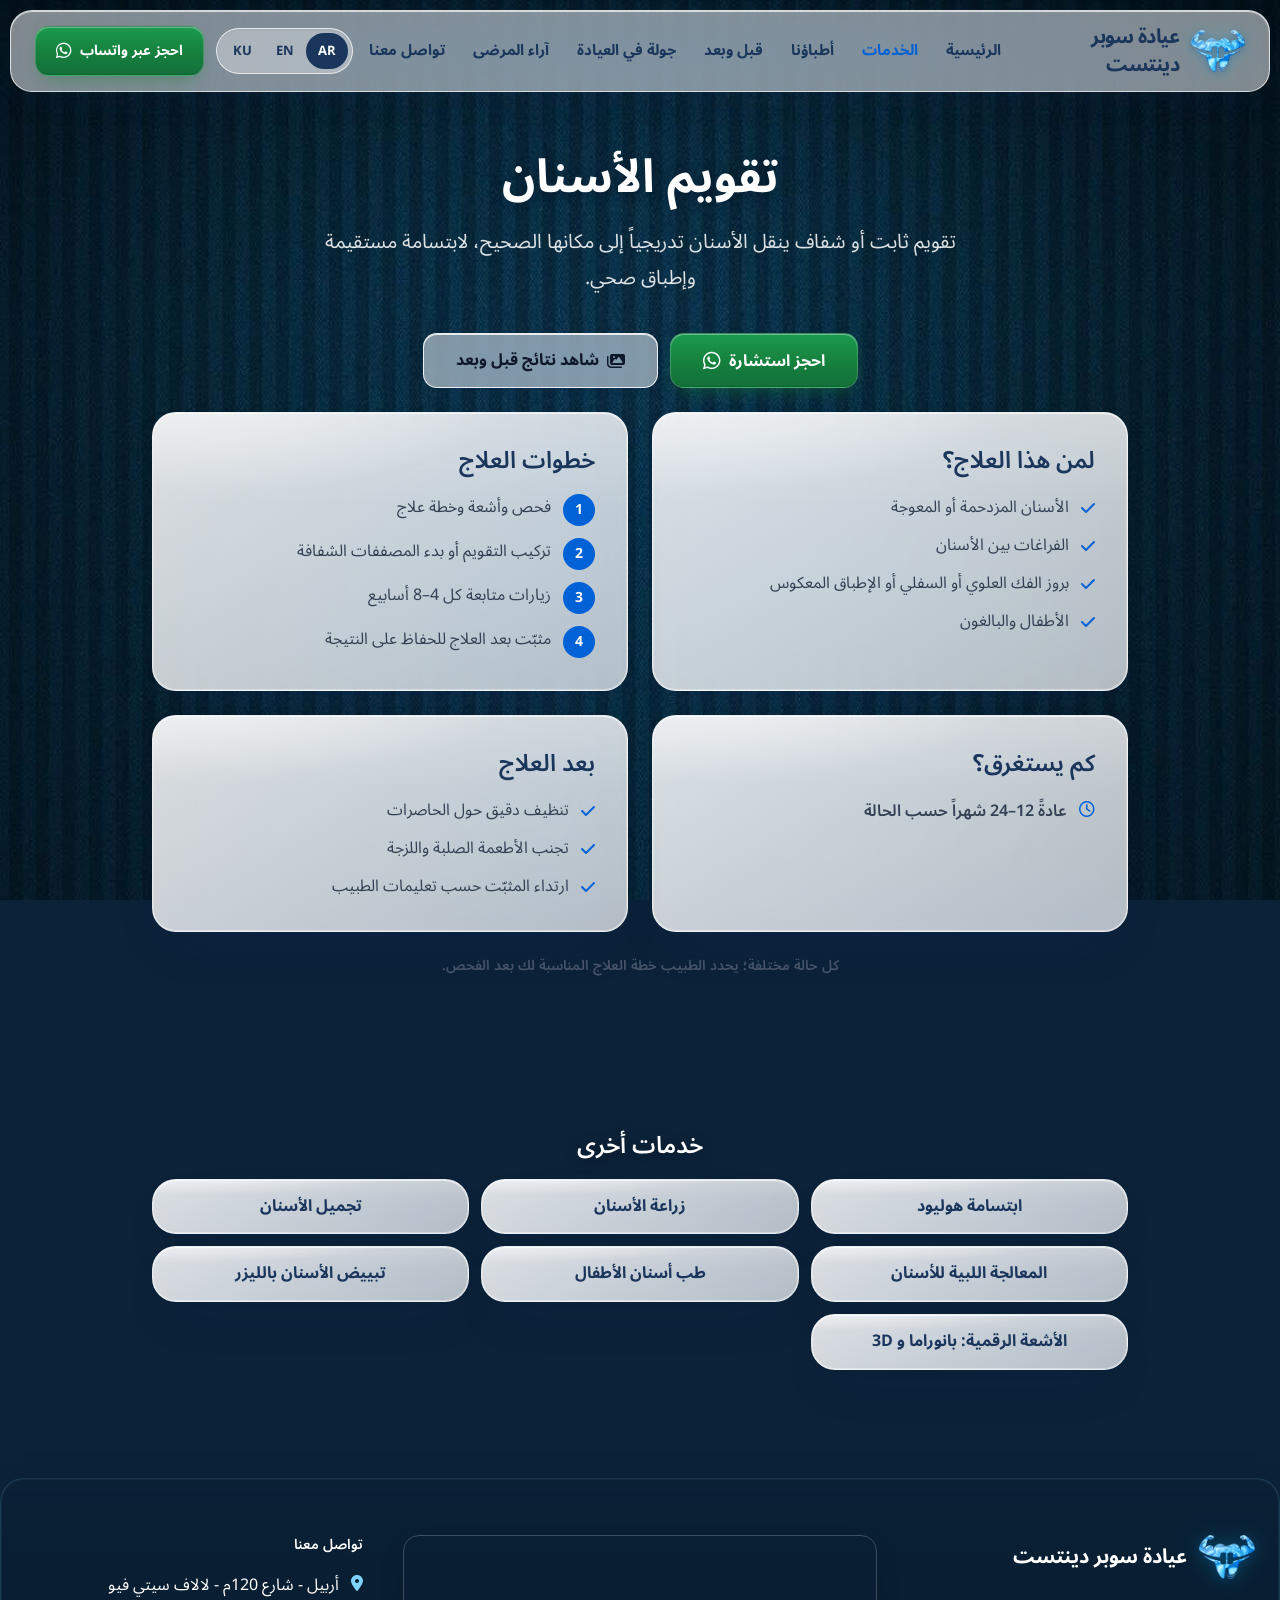
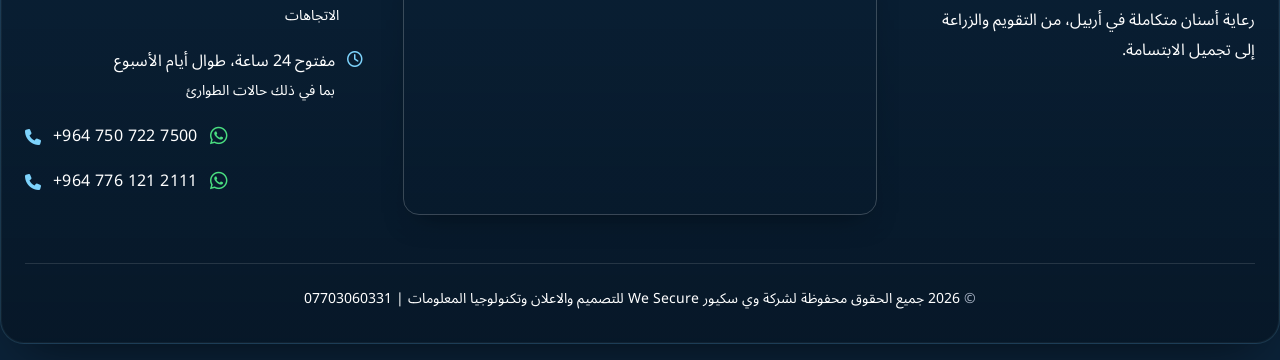
<file: orthodontics.html>
<!DOCTYPE html>
<html lang="ar" dir="rtl" data-title-ar="تقويم الأسنان | عيادة سوبر دينتست أربيل" data-title-en="Orthodontics | Super Dentist Clinic Erbil" data-title-ku="ڕاستکردنەوەی ددان | کلینیکی سوپەر دێنتست هەولێر">
<head>
<meta charset="UTF-8">
<meta name="viewport" content="width=device-width, initial-scale=1.0">
<title>تقويم الأسنان | عيادة سوبر دينتست أربيل</title>
<meta name="description" content="تقويم الأسنان في أربيل - عيادة سوبر دينتست. تقويم ثابت أو شفاف ينقل الأسنان تدريجياً إلى مكانها الصحيح، لابتسامة مستقيمة وإطباق صحي.">
<meta name="theme-color" content="#1a365d">
<link rel="icon" type="image/png" href="favicon.png">
<link rel="apple-touch-icon" href="apple-touch-icon.png">
<meta property="og:type" content="website">
<meta property="og:title" content="تقويم الأسنان | عيادة سوبر دينتست أربيل">
<meta property="og:description" content="تقويم الأسنان في أربيل - عيادة سوبر دينتست. تقويم ثابت أو شفاف ينقل الأسنان تدريجياً إلى مكانها الصحيح، لابتسامة مستقيمة وإطباق صحي.">
<!-- TODO: og:image needs a full URL once you have a domain, e.g. https://YOUR-DOMAIN/super-dentist-logo.png -->
<meta property="og:image" content="super-dentist-logo.png">
<link rel="preconnect" href="https://fonts.googleapis.com">
<link rel="preconnect" href="https://fonts.gstatic.com" crossorigin>
<link href="https://fonts.googleapis.com/css2?family=Inter:wght@400;500;600;700&family=Noto+Sans+Arabic:wght@400;500;600;700&display=swap" rel="stylesheet">
<link rel="stylesheet" href="https://cdnjs.cloudflare.com/ajax/libs/font-awesome/6.4.0/css/all.min.css">
<!-- Pre-built Tailwind CSS. If you add new Tailwind classes, styles.css must be rebuilt. -->
<link rel="stylesheet" href="styles.css?v=50">

</head>
<body class="pb-[76px] md:pb-0 antialiased relative selection:bg-navyBlue selection:text-white font-sans ">


<nav class="fixed w-full z-50 site-header">
  <div class="max-w-7xl mx-auto px-4 md:px-6 py-3 flex justify-between items-center relative gap-2 md:gap-4">
    <a href="index.html" class="flex items-center gap-2 md:gap-3 min-w-0">
      <span class="logo-metal" style="width:54px;height:44px"><img src="super-dentist-logo.png" alt="Super Dentist Clinic logo" width="54" height="44" style="width:54px;height:44px;object-fit:contain"></span>
      <span class="text-[15px] sm:text-lg md:text-xl font-bold text-navyBlue tracking-tight leading-tight "><span class="lang-text lang-ar">عيادة سوبر دينتست</span><span class="lang-text lang-en">Super Dentist Clinic</span><span class="lang-text lang-ku">کلینیکی سوپەر دێنتست</span></span>
    </a>
    <div class="hidden lg:flex items-center gap-4 xl:gap-7 2xl:gap-9 font-bold text-navyBlue text-[13.5px] xl:text-[15px]"><a href="index.html" class="whitespace-nowrap hover:text-deepBlue transition-colors sub"><span class="lang-text lang-ar">الرئيسية</span><span class="lang-text lang-en">Home</span><span class="lang-text lang-ku">سەرەکی</span></a>
<a href="index.html#services" class="whitespace-nowrap hover:text-deepBlue transition-colors sub text-deepBlue"><span class="lang-text lang-ar">الخدمات</span><span class="lang-text lang-en">Services</span><span class="lang-text lang-ku">خزمەتگوزارییەکان</span></a>
<a href="doctors.html" class="whitespace-nowrap hover:text-deepBlue transition-colors sub"><span class="lang-text lang-ar">أطباؤنا</span><span class="lang-text lang-en">Doctors</span><span class="lang-text lang-ku">پزیشکەکانمان</span></a>
<a href="gallery.html" class="whitespace-nowrap hover:text-deepBlue transition-colors sub"><span class="lang-text lang-ar">قبل وبعد</span><span class="lang-text lang-en">Before & After</span><span class="lang-text lang-ku">پێش و دوای</span></a>
<a href="tour.html" class="whitespace-nowrap hover:text-deepBlue transition-colors sub"><span class="lang-text lang-ar">جولة في العيادة</span><span class="lang-text lang-en">Clinic Tour</span><span class="lang-text lang-ku">گەشتی کلینیک</span></a>
<a href="index.html#reviews" class="whitespace-nowrap hover:text-deepBlue transition-colors sub"><span class="lang-text lang-ar">آراء المرضى</span><span class="lang-text lang-en">Reviews</span><span class="lang-text lang-ku">بۆچوونەکان</span></a>
<a href="#contact" class="whitespace-nowrap hover:text-deepBlue transition-colors sub"><span class="lang-text lang-ar">تواصل معنا</span><span class="lang-text lang-en">Contact</span><span class="lang-text lang-ku">پەیوەندی</span></a></div>
    <div class="flex items-center gap-2 md:gap-3 shrink-0">
      <div class="flex bg-white/60 rounded-full p-1 border border-white/60 shadow-sm" role="group" aria-label="Language">
        <button type="button" onclick="changeLang('ar')" id="btn-ar" class="px-2.5 md:px-3 py-1.5 text-[13px] font-bold rounded-full transition-colors">AR</button>
        <button type="button" onclick="changeLang('en')" id="btn-en" class="px-2.5 md:px-3 py-1.5 text-[13px] font-bold rounded-full transition-colors">EN</button>
        <button type="button" onclick="changeLang('ku')" id="btn-ku" class="px-2.5 md:px-3 py-1.5 text-[13px] font-bold rounded-full transition-colors">KU</button>
      </div>
      <button type="button" id="mobile-menu-btn" aria-label="Menu" aria-expanded="false" aria-controls="mobile-menu" class="lg:hidden p-1.5 text-navyBlue">
        <svg class="w-6 h-6" fill="none" stroke="currentColor" viewBox="0 0 24 24" aria-hidden="true"><path stroke-linecap="round" stroke-linejoin="round" stroke-width="2" d="M4 6h16M4 12h16M4 18h16"/></svg>
      </button>
      <a href="https://wa.me/9647507227500" target="_blank" rel="noopener" dir="ltr" aria-label="WhatsApp" class="wa-link hidden lg:inline-flex items-center gap-2 p-2.5 xl:px-5 xl:py-2.5 text-sm font-bold text-white bg-whatsapp rounded-[14px] hover:bg-whatsappDark hover:-translate-y-px transition-all shadow-cta">
        <i class="fa-brands fa-whatsapp text-lg" aria-hidden="true"></i><span class="hidden xl:inline"><span class="lang-text lang-ar">احجز عبر واتساب</span><span class="lang-text lang-en">Book via WhatsApp</span><span class="lang-text lang-ku">نۆرە بگرە لە واتسئاپ</span></span>
      </a>
    </div>
  </div>
  <div id="mobile-menu" class="hidden lg:hidden absolute top-full left-0 w-full shadow-lg py-4 px-6 flex flex-col gap-2 text-center font-bold text-navyBlue rounded-b-2xl bg-white/95">
    <a href="index.html" class="py-2 border-b border-navyBlue/10 hover:text-deepBlue"><span class="lang-text lang-ar">الرئيسية</span><span class="lang-text lang-en">Home</span><span class="lang-text lang-ku">سەرەکی</span></a>
<a href="index.html#services" class="py-2 border-b border-navyBlue/10 hover:text-deepBlue"><span class="lang-text lang-ar">الخدمات</span><span class="lang-text lang-en">Services</span><span class="lang-text lang-ku">خزمەتگوزارییەکان</span></a>
<a href="doctors.html" class="py-2 border-b border-navyBlue/10 hover:text-deepBlue"><span class="lang-text lang-ar">أطباؤنا</span><span class="lang-text lang-en">Doctors</span><span class="lang-text lang-ku">پزیشکەکانمان</span></a>
<a href="gallery.html" class="py-2 border-b border-navyBlue/10 hover:text-deepBlue"><span class="lang-text lang-ar">قبل وبعد</span><span class="lang-text lang-en">Before & After</span><span class="lang-text lang-ku">پێش و دوای</span></a>
<a href="tour.html" class="py-2 border-b border-navyBlue/10 hover:text-deepBlue"><span class="lang-text lang-ar">جولة في العيادة</span><span class="lang-text lang-en">Clinic Tour</span><span class="lang-text lang-ku">گەشتی کلینیک</span></a>
<a href="index.html#reviews" class="py-2 border-b border-navyBlue/10 hover:text-deepBlue"><span class="lang-text lang-ar">آراء المرضى</span><span class="lang-text lang-en">Reviews</span><span class="lang-text lang-ku">بۆچوونەکان</span></a>
<a href="#contact" class="py-2 border-b border-navyBlue/10 hover:text-deepBlue"><span class="lang-text lang-ar">تواصل معنا</span><span class="lang-text lang-en">Contact</span><span class="lang-text lang-ku">پەیوەندی</span></a>
    <div class="flex justify-center gap-6 mt-2">
      <a href="https://wa.me/9647507227500" target="_blank" rel="noopener" dir="ltr" class="wa-link py-2 text-whatsapp flex items-center gap-2"><i class="fa-brands fa-whatsapp text-2xl" aria-hidden="true"></i><span class="lang-text lang-ar">واتساب</span><span class="lang-text lang-en">WhatsApp</span><span class="lang-text lang-ku">واتسئاپ</span></a>
      <a href="tel:+9647507227500" dir="ltr" class="py-2 text-deepBlue flex items-center gap-2"><i class="fa-solid fa-phone text-xl" aria-hidden="true"></i><span class="lang-text lang-ar">اتصل</span><span class="lang-text lang-en">Call</span><span class="lang-text lang-ku">پەیوەندی</span></a>
    </div>
  </div>
</nav>
<main>

<section class="page-head">
  <div class="max-w-5xl mx-auto px-4 md:px-6 text-center space-y-4">
    <h1 class="t-h1 font-bold text-navyBlue"><span class="lang-text lang-ar">تقويم الأسنان</span><span class="lang-text lang-en">Orthodontics</span><span class="lang-text lang-ku">ڕاستکردنەوەی ددان</span></h1>
    <p class="t-lead text-slate-600 max-w-[60ch] mx-auto"><span class="lang-text lang-ar">تقويم ثابت أو شفاف ينقل الأسنان تدريجياً إلى مكانها الصحيح، لابتسامة مستقيمة وإطباق صحي.</span><span class="lang-text lang-en">Braces or clear aligners that gradually move teeth into place, for a straighter smile and a healthier bite.</span><span class="lang-text lang-ku">تەلی ددان یان ڕاستکەرەوەی شەفاف کە ورده ورده ددانەکان دەباتە شوێنی ڕاستی خۆیان، بۆ خەندەیەکی ڕێک و گازگرتنێکی تەندروست.</span></p>
  </div>
</section>
<section class="pb-10">
  <div class="max-w-5xl mx-auto px-4 md:px-6 space-y-6">
    <div class="flex flex-wrap justify-center gap-3">
      <a href="https://wa.me/9647507227500" target="_blank" rel="noopener" dir="ltr" data-wa-ar="مرحباً، أود الاستفسار عن تقويم الأسنان في عيادة سوبر دينتست" data-wa-en="Hello, I'd like to ask about Orthodontics at Super Dentist Clinic" data-wa-ku="سڵاو، دەمەوێت پرسیار بکەم دەربارەی ڕاستکردنەوەی ددان لە کلینیکی سوپەر دێنتست" class="wa-link inline-flex items-center justify-center gap-2 px-8 py-3 text-base font-bold text-white bg-whatsapp rounded-[14px] hover:bg-whatsappDark hover:-translate-y-px transition-all shadow-cta"><i class="fa-brands fa-whatsapp text-xl" aria-hidden="true"></i><span class="lang-text lang-ar">احجز استشارة</span><span class="lang-text lang-en">Book a consultation</span><span class="lang-text lang-ku">نۆرەی ڕاوێژ بگرە</span></a>
      <a href="gallery.html#orthodontics" class="inline-flex items-center gap-2 px-8 py-3 font-bold text-slate-900 bg-white rounded-[14px] border-[1.5px] border-slate-300 hover:border-navyBlue transition-colors"><i class="fa-solid fa-images" aria-hidden="true"></i><span class="lang-text lang-ar">شاهد نتائج قبل وبعد</span><span class="lang-text lang-en">See before &amp; after results</span><span class="lang-text lang-ku">ئەنجامی پێش و دوای ببینە</span></a>
    </div>
    
    <div class="grid md:grid-cols-2 gap-6">
      <div class="card rounded-3xl p-6 md:p-8">
        <h2 class="t-h3 font-semibold text-navyBlue mb-4"><span class="lang-text lang-ar">لمن هذا العلاج؟</span><span class="lang-text lang-en">Who is it for?</span><span class="lang-text lang-ku">ئەم چارەسەرە بۆ کێیە؟</span></h2>
        <ul class="space-y-3"><li class="flex gap-3 items-start"><i class="fa-solid fa-check text-deepBlue mt-1.5" aria-hidden="true"></i><span class="font-normal text-slate-700 leading-relaxed"><span class="lang-text lang-ar">الأسنان المزدحمة أو المعوجة</span><span class="lang-text lang-en">Crowded or crooked teeth</span><span class="lang-text lang-ku">ددانی قەرەباڵغ یان خوار</span></span></li><li class="flex gap-3 items-start"><i class="fa-solid fa-check text-deepBlue mt-1.5" aria-hidden="true"></i><span class="font-normal text-slate-700 leading-relaxed"><span class="lang-text lang-ar">الفراغات بين الأسنان</span><span class="lang-text lang-en">Gaps between teeth</span><span class="lang-text lang-ku">بۆشایی لە نێوان ددانەکاندا</span></span></li><li class="flex gap-3 items-start"><i class="fa-solid fa-check text-deepBlue mt-1.5" aria-hidden="true"></i><span class="font-normal text-slate-700 leading-relaxed"><span class="lang-text lang-ar">بروز الفك العلوي أو السفلي أو الإطباق المعكوس</span><span class="lang-text lang-en">Overbite, underbite or crossbite</span><span class="lang-text lang-ku">پێشکەوتنی شەویلگەی سەرەوە یان خوارەوە</span></span></li><li class="flex gap-3 items-start"><i class="fa-solid fa-check text-deepBlue mt-1.5" aria-hidden="true"></i><span class="font-normal text-slate-700 leading-relaxed"><span class="lang-text lang-ar">الأطفال والبالغون</span><span class="lang-text lang-en">Children and adults</span><span class="lang-text lang-ku">منداڵان و گەورەکان</span></span></li></ul>
      </div>
      <div class="card rounded-3xl p-6 md:p-8">
        <h2 class="t-h3 font-semibold text-navyBlue mb-4"><span class="lang-text lang-ar">خطوات العلاج</span><span class="lang-text lang-en">How it works</span><span class="lang-text lang-ku">هەنگاوەکانی چارەسەر</span></h2>
        <ol class="space-y-3"><li class="flex gap-3 items-start"><span class="shrink-0 w-8 h-8 rounded-full bg-deepBlue text-white flex items-center justify-center font-bold text-sm">1</span><span class="font-normal text-slate-700 leading-relaxed"><span class="lang-text lang-ar">فحص وأشعة وخطة علاج</span><span class="lang-text lang-en">Examination, X-rays and a treatment plan</span><span class="lang-text lang-ku">پشکنین و تیشک و پلانی چارەسەر</span></span></li><li class="flex gap-3 items-start"><span class="shrink-0 w-8 h-8 rounded-full bg-deepBlue text-white flex items-center justify-center font-bold text-sm">2</span><span class="font-normal text-slate-700 leading-relaxed"><span class="lang-text lang-ar">تركيب التقويم أو بدء المصففات الشفافة</span><span class="lang-text lang-en">Fitting braces or starting clear aligners</span><span class="lang-text lang-ku">دانانی تەل یان دەستپێکردنی ڕاستکەرەوەی شەفاف</span></span></li><li class="flex gap-3 items-start"><span class="shrink-0 w-8 h-8 rounded-full bg-deepBlue text-white flex items-center justify-center font-bold text-sm">3</span><span class="font-normal text-slate-700 leading-relaxed"><span class="lang-text lang-ar">زيارات متابعة كل 4–8 أسابيع</span><span class="lang-text lang-en">Follow-up visits every 4–8 weeks</span><span class="lang-text lang-ku">سەردانی بەدواداچوون هەر 4–8 هەفتە</span></span></li><li class="flex gap-3 items-start"><span class="shrink-0 w-8 h-8 rounded-full bg-deepBlue text-white flex items-center justify-center font-bold text-sm">4</span><span class="font-normal text-slate-700 leading-relaxed"><span class="lang-text lang-ar">مثبّت بعد العلاج للحفاظ على النتيجة</span><span class="lang-text lang-en">A retainer after treatment to keep the result</span><span class="lang-text lang-ku">جێگیرکەرەوە دوای چارەسەر بۆ پاراستنی ئەنجام</span></span></li></ol>
      </div>
      <div class="card rounded-3xl p-6 md:p-8">
        <h2 class="t-h3 font-semibold text-navyBlue mb-4"><span class="lang-text lang-ar">كم يستغرق؟</span><span class="lang-text lang-en">How long does it take?</span><span class="lang-text lang-ku">چەند دەخایەنێت؟</span></h2>
        <p class="flex gap-3 items-start font-semibold text-slate-700"><i class="fa-regular fa-clock text-deepBlue mt-1" aria-hidden="true"></i><span class="lang-text lang-ar">عادةً 12–24 شهراً حسب الحالة</span><span class="lang-text lang-en">Usually 12–24 months, depending on the case</span><span class="lang-text lang-ku">زۆرجار 12–24 مانگ بەپێی حاڵەتەکە</span></p>
      </div>
      <div class="card rounded-3xl p-6 md:p-8">
        <h2 class="t-h3 font-semibold text-navyBlue mb-4"><span class="lang-text lang-ar">بعد العلاج</span><span class="lang-text lang-en">Aftercare</span><span class="lang-text lang-ku">دوای چارەسەر</span></h2>
        <ul class="space-y-3"><li class="flex gap-3 items-start"><i class="fa-solid fa-check text-deepBlue mt-1.5" aria-hidden="true"></i><span class="font-normal text-slate-700 leading-relaxed"><span class="lang-text lang-ar">تنظيف دقيق حول الحاصرات</span><span class="lang-text lang-en">Clean carefully around the brackets</span><span class="lang-text lang-ku">بە وردی دەوروبەری تەلەکان پاک بکەرەوە</span></span></li><li class="flex gap-3 items-start"><i class="fa-solid fa-check text-deepBlue mt-1.5" aria-hidden="true"></i><span class="font-normal text-slate-700 leading-relaxed"><span class="lang-text lang-ar">تجنب الأطعمة الصلبة واللزجة</span><span class="lang-text lang-en">Avoid hard and sticky foods</span><span class="lang-text lang-ku">خواردنی ڕەق و لینج مەخۆ</span></span></li><li class="flex gap-3 items-start"><i class="fa-solid fa-check text-deepBlue mt-1.5" aria-hidden="true"></i><span class="font-normal text-slate-700 leading-relaxed"><span class="lang-text lang-ar">ارتداء المثبّت حسب تعليمات الطبيب</span><span class="lang-text lang-en">Wear your retainer as instructed</span><span class="lang-text lang-ku">جێگیرکەرەوە بەپێی ڕێنمایی پزیشک لەبەر بکە</span></span></li></ul>
      </div>
    </div>
    <!-- TODO (optional): add a price range, e.g. "Starting from ..." -->
    <p class="text-center text-sm text-slate-600 font-semibold"><span class="lang-text lang-ar">كل حالة مختلفة؛ يحدد الطبيب خطة العلاج المناسبة لك بعد الفحص.</span><span class="lang-text lang-en">Every case is different. Your dentist will confirm the right plan for you after an examination.</span><span class="lang-text lang-ku">هەر حاڵەتێک جیاوازە؛ پزیشک دوای پشکنین پلانی گونجاوت بۆ دیاری دەکات.</span></p>
  </div>
</section>
<section class="py-10">
  <div class="max-w-5xl mx-auto px-4 md:px-6">
    <h2 class="t-h3 font-semibold text-navyBlue mb-4 text-center"><span class="lang-text lang-ar">خدمات أخرى</span><span class="lang-text lang-en">Other services</span><span class="lang-text lang-ku">خزمەتگوزاری تر</span></h2>
    <div class="grid grid-cols-2 md:grid-cols-3 gap-3"><a href="hollywood-smile.html" class="card rounded-2xl px-4 py-3 font-bold text-navyBlue hover:text-deepBlue text-center"><span class="lang-text lang-ar">ابتسامة هوليود</span><span class="lang-text lang-en">Hollywood Smile</span><span class="lang-text lang-ku">خەندەی هۆلیوود</span></a><a href="dental-implants.html" class="card rounded-2xl px-4 py-3 font-bold text-navyBlue hover:text-deepBlue text-center"><span class="lang-text lang-ar">زراعة الأسنان</span><span class="lang-text lang-en">Dental Implants</span><span class="lang-text lang-ku">چاندنی ددان</span></a><a href="cosmetic-dentistry.html" class="card rounded-2xl px-4 py-3 font-bold text-navyBlue hover:text-deepBlue text-center"><span class="lang-text lang-ar">تجميل الأسنان</span><span class="lang-text lang-en">Cosmetic Dentistry</span><span class="lang-text lang-ku">جوانکاری ددان</span></a><a href="root-canal.html" class="card rounded-2xl px-4 py-3 font-bold text-navyBlue hover:text-deepBlue text-center"><span class="lang-text lang-ar">المعالجة اللبية للأسنان</span><span class="lang-text lang-en">Root Canal Treatment</span><span class="lang-text lang-ku">چارەسەری دەماری ددان</span></a><a href="pediatric-dentistry.html" class="card rounded-2xl px-4 py-3 font-bold text-navyBlue hover:text-deepBlue text-center"><span class="lang-text lang-ar">طب أسنان الأطفال</span><span class="lang-text lang-en">Pediatric Dentistry</span><span class="lang-text lang-ku">پزیشکی ددانی منداڵان</span></a><a href="laser-whitening.html" class="card rounded-2xl px-4 py-3 font-bold text-navyBlue hover:text-deepBlue text-center"><span class="lang-text lang-ar">تبييض الأسنان بالليزر</span><span class="lang-text lang-en">Laser Teeth Whitening</span><span class="lang-text lang-ku">سپیکردنەوەی ددان بە لێزەر</span></a><a href="xray-imaging.html" class="card rounded-2xl px-4 py-3 font-bold text-navyBlue hover:text-deepBlue text-center"><span class="lang-text lang-ar">الأشعة الرقمية: بانوراما و 3D</span><span class="lang-text lang-en">Digital X-Ray: Panoramic & 3D</span><span class="lang-text lang-ku">تیشکی دیجیتاڵ: پانۆراما و 3D</span></a></div>
  </div>
</section>
</main>

<footer id="contact" class="footer-glass crystal-panel relative z-10 mt-8 mb-24 md:mb-4 mx-3 md:mx-auto max-w-[1320px] text-slate-700">
  <div class="max-w-7xl mx-auto px-4 md:px-6 pt-14 pb-8">
    <div class="grid gap-10 md:grid-cols-[1fr_1.4fr_1fr] items-stretch">
      <div class="space-y-4">
        <a href="index.html" class="inline-flex items-center gap-3">
          <span class="logo-metal" style="width:56px;height:44px"><img src="super-dentist-logo.png" alt="" width="56" height="44" style="width:56px;height:44px;object-fit:contain" loading="lazy"></span>
          <span class="text-xl font-bold text-navyBlue"><span class="lang-text lang-ar">عيادة سوبر دينتست</span><span class="lang-text lang-en">Super Dentist Clinic</span><span class="lang-text lang-ku">کلینیکی سوپەر دێنتست</span></span>
        </a>
        <p class="text-slate-600 max-w-[36ch]"><span class="lang-text lang-ar">رعاية أسنان متكاملة في أربيل، من التقويم والزراعة إلى تجميل الابتسامة.</span><span class="lang-text lang-en">Complete dental care in Erbil, from orthodontics and implants to smile design.</span><span class="lang-text lang-ku">چاودێری تەواوی ددان لە هەولێر، لە ڕاستکردنەوە و چاندنەوە تا جوانکاری خەندە.</span></p>
      </div>
      <div class="flex flex-col">
        <!-- TODO: replace src with the official embed (Google Maps -> Share -> Embed a map) -->
        <div class="flex-1 min-h-[240px] md:min-h-[280px] rounded-2xl overflow-hidden border border-white/20 shadow-[0_12px_30px_-14px_rgba(0,0,0,.5)]">
          <iframe src="https://maps.google.com/maps?q=Super+dentists+clinic+Erbil&t=&z=15&ie=UTF8&iwloc=&output=embed" title="Super Dentist Clinic location" width="100%" height="100%" style="border:0;min-height:240px" loading="lazy" referrerpolicy="no-referrer-when-downgrade"></iframe>
        </div>
      </div>
      <div class="space-y-4">
        <h3 class="text-sm font-semibold text-navyBlue"><span class="lang-text lang-ar">تواصل معنا</span><span class="lang-text lang-en">Contact</span><span class="lang-text lang-ku">پەیوەندی</span></h3>
        <p class="flex items-start gap-3"><i class="fa-solid fa-location-dot text-[#0062D6] mt-1" aria-hidden="true"></i><span><span class="lang-text lang-ar">أربيل - شارع 120م - لالاف سيتي فيو</span><span class="lang-text lang-en">Erbil - 120m Street - Lalav City View</span><span class="lang-text lang-ku">هەولێر - شەقامی 120م - لالاف ستی ڤیو</span><br><a href="https://www.google.com/maps/dir/?api=1&destination=Super+Dentist+Clinic+Erbil" target="_blank" rel="noopener" class="text-[#0062D6] hover:underline text-sm"><span class="lang-text lang-ar">الاتجاهات</span><span class="lang-text lang-en">Get directions</span><span class="lang-text lang-ku">ڕێنمایی ڕێگا</span></a></span></p>
        <p class="flex items-start gap-3"><i class="fa-regular fa-clock text-[#0062D6] mt-1" aria-hidden="true"></i><span><span class="lang-text lang-ar">مفتوح 24 ساعة، طوال أيام الأسبوع</span><span class="lang-text lang-en">Open 24 hours, 7 days a week</span><span class="lang-text lang-ku">24 کاتژمێر کراوەیە، هەموو ڕۆژانی هەفتە</span><br><span class="text-sm text-slate-600"><span class="lang-text lang-ar">بما في ذلك حالات الطوارئ</span><span class="lang-text lang-en">Including emergencies</span><span class="lang-text lang-ku">لەگەڵ حاڵەتە فریاکەوتنەکان</span></span></span></p>
        <div class="flex items-center gap-3" dir="ltr">
          <i class="fa-solid fa-phone text-[#0062D6]" aria-hidden="true"></i>
          <a href="tel:+9647507227500" dir="ltr" class="tracking-wide text-navyBlue hover:underline">+964 750 722 7500</a>
          <a href="https://wa.me/9647507227500" target="_blank" rel="noopener" aria-label="WhatsApp" class="wa-link text-[#15803D] text-xl"><i class="fa-brands fa-whatsapp" aria-hidden="true"></i></a>
        </div>
        <div class="flex items-center gap-3" dir="ltr">
          <i class="fa-solid fa-phone text-[#0062D6]" aria-hidden="true"></i>
          <a href="tel:+9647761212111" dir="ltr" class="tracking-wide text-navyBlue hover:underline">+964 776 121 2111</a>
          <a href="https://wa.me/9647761212111" target="_blank" rel="noopener" aria-label="WhatsApp" class="wa-link text-[#15803D] text-xl"><i class="fa-brands fa-whatsapp" aria-hidden="true"></i></a>
        </div>

      </div>
    </div>
    <p class="mt-12 pt-6 border-t border-slate-900/10 text-sm text-slate-600 text-center leading-relaxed">
      &copy; <span id="year" dir="ltr">2026</span>
      <span class="lang-text lang-ar">جميع الحقوق محفوظة لشركة وي سكيور We Secure للتصميم والاعلان وتكنولوجيا المعلومات | <span dir="ltr">07703060331</span></span><span class="lang-text lang-en">All rights reserved to We Secure for Design, Advertising &amp; IT | <span dir="ltr">07703060331</span></span><span class="lang-text lang-ku">هەموو مافێک پارێزراوە بۆ کۆمپانیای We Secure بۆ دیزاین و ڕیکلام و تەکنەلۆجیای زانیاری | <span dir="ltr">07703060331</span></span>
    </p>
  </div>
</footer>

<!-- Sticky booking bar: phones only -->
<div id="mobile-cta" class="md:hidden fixed inset-x-0 bottom-0 z-40 bg-white/95 border-t border-slate-200 shadow-[0_-4px_16px_rgba(15,23,42,.08)] px-3 pt-2 transition-transform duration-200" style="padding-bottom:calc(8px + env(safe-area-inset-bottom))">
  <div class="flex gap-2">
    <a href="tel:+9647507227500" class="flex-1 h-12 inline-flex items-center justify-center gap-2 rounded-[14px] border-[1.5px] border-slate-300 bg-white font-bold text-slate-900"><i class="fa-solid fa-phone" aria-hidden="true"></i><span class="lang-text lang-ar">اتصل</span><span class="lang-text lang-en">Call</span><span class="lang-text lang-ku">پەیوەندی</span></a>
    <a href="https://wa.me/9647507227500" target="_blank" rel="noopener" dir="ltr" class="wa-link flex-[1.6] h-12 inline-flex items-center justify-center gap-2 rounded-[14px] bg-whatsapp hover:bg-whatsappDark font-bold text-white shadow-cta"><i class="fa-brands fa-whatsapp text-xl" aria-hidden="true"></i><span class="lang-text lang-ar">احجز عبر واتساب</span><span class="lang-text lang-en">Book on WhatsApp</span><span class="lang-text lang-ku">نۆرە بگرە لە واتسئاپ</span></a>
  </div>
</div>

<script src="site.js?v=50"></script>
<!-- AI Assistant Chat Widget -->
<script src="https://app.aiassist.chat/widget.js" data-site-id="82ca7860-756f-42e5-a851-264dc3e4ab57" data-api-url="https://engine.aiassist.chat" async></script>
</body>
</html>
</file>
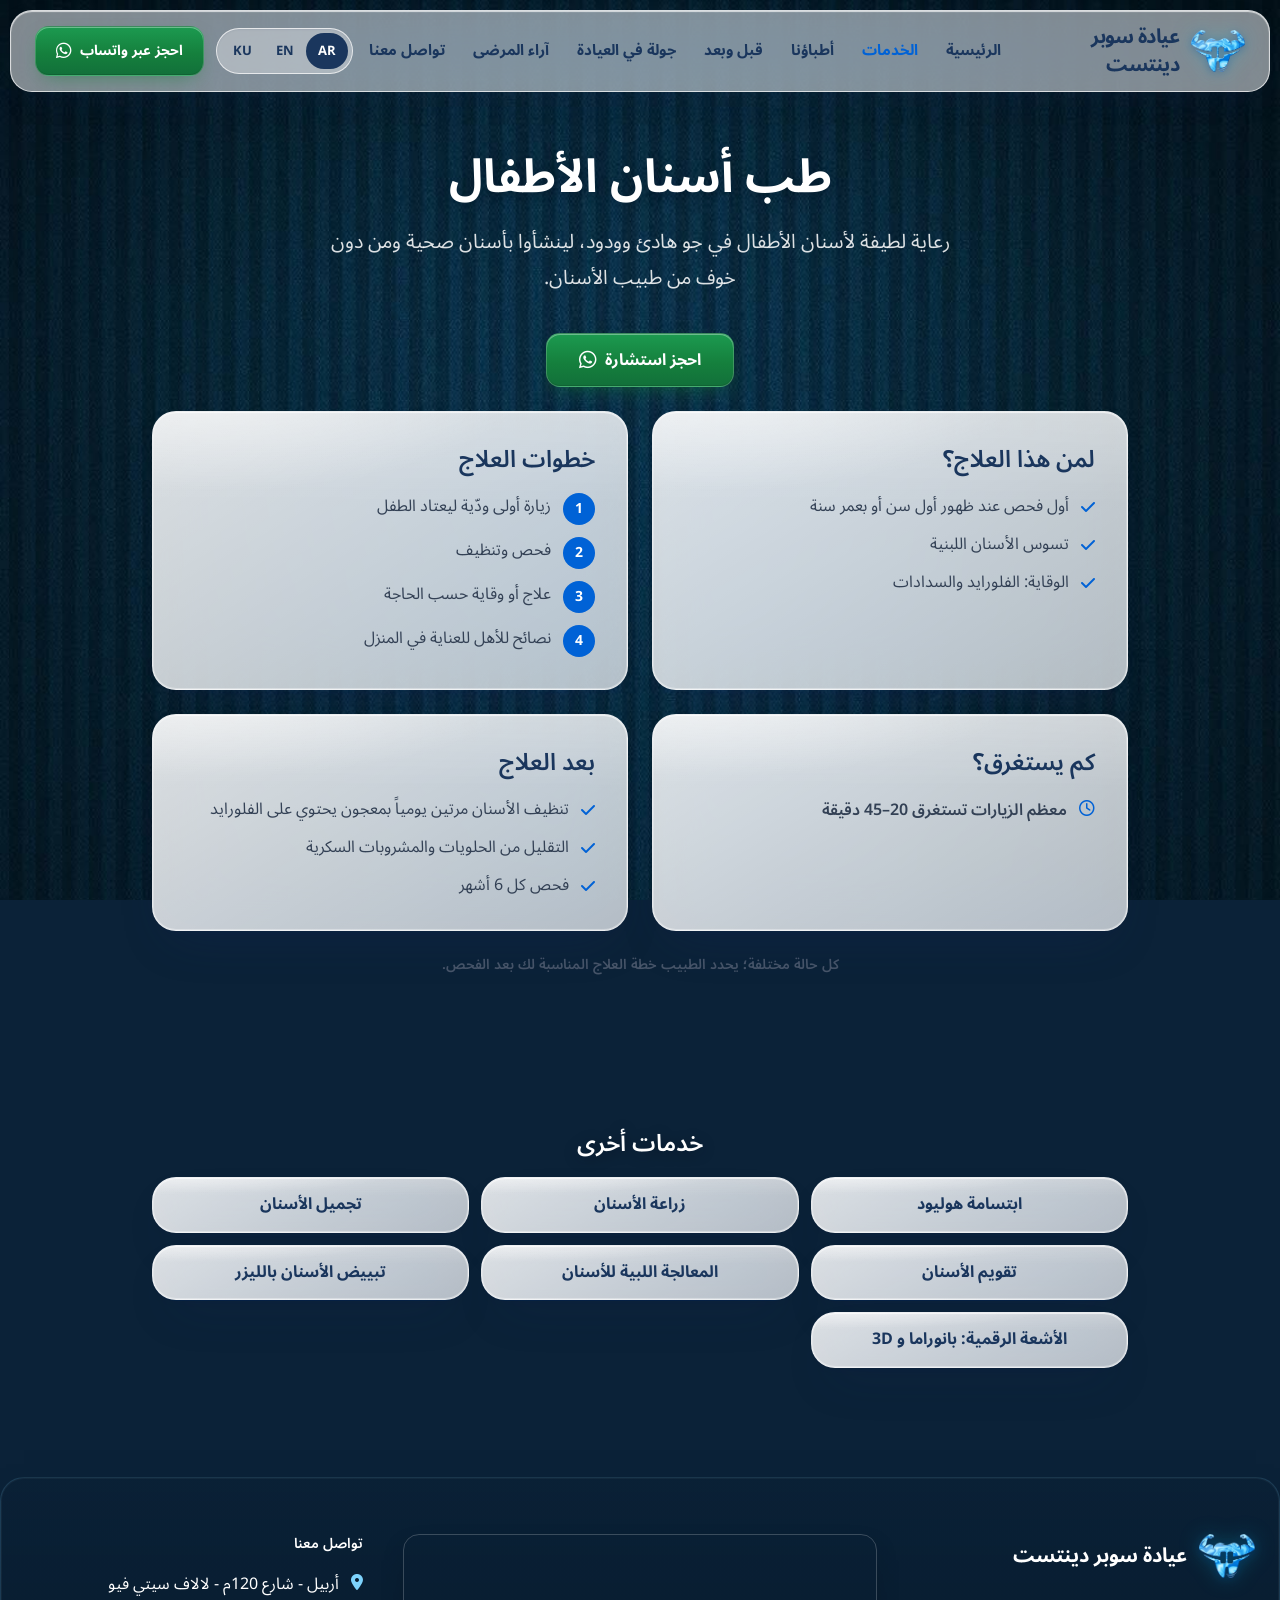
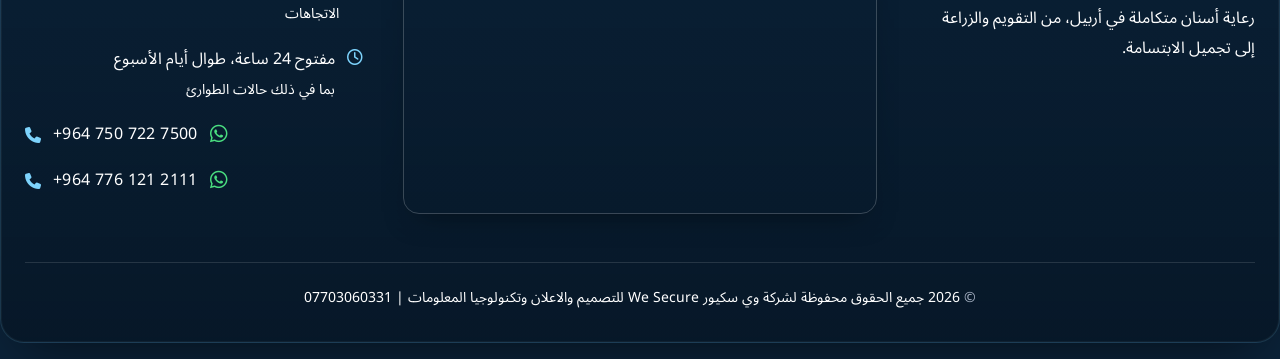
<file: pediatric-dentistry.html>
<!DOCTYPE html>
<html lang="ar" dir="rtl" data-title-ar="طب أسنان الأطفال | عيادة سوبر دينتست أربيل" data-title-en="Pediatric Dentistry | Super Dentist Clinic Erbil" data-title-ku="پزیشکی ددانی منداڵان | کلینیکی سوپەر دێنتست هەولێر">
<head>
<meta charset="UTF-8">
<meta name="viewport" content="width=device-width, initial-scale=1.0">
<title>طب أسنان الأطفال | عيادة سوبر دينتست أربيل</title>
<meta name="description" content="طب أسنان الأطفال في أربيل - عيادة سوبر دينتست. رعاية لطيفة لأسنان الأطفال في جو هادئ وودود، لينشأوا بأسنان صحية ومن دون خوف من طبيب الأسنان.">
<meta name="theme-color" content="#1a365d">
<link rel="icon" type="image/png" href="favicon.png">
<link rel="apple-touch-icon" href="apple-touch-icon.png">
<meta property="og:type" content="website">
<meta property="og:title" content="طب أسنان الأطفال | عيادة سوبر دينتست أربيل">
<meta property="og:description" content="طب أسنان الأطفال في أربيل - عيادة سوبر دينتست. رعاية لطيفة لأسنان الأطفال في جو هادئ وودود، لينشأوا بأسنان صحية ومن دون خوف من طبيب الأسنان.">
<!-- TODO: og:image needs a full URL once you have a domain, e.g. https://YOUR-DOMAIN/super-dentist-logo.png -->
<meta property="og:image" content="super-dentist-logo.png">
<link rel="preconnect" href="https://fonts.googleapis.com">
<link rel="preconnect" href="https://fonts.gstatic.com" crossorigin>
<link href="https://fonts.googleapis.com/css2?family=Inter:wght@400;500;600;700&family=Noto+Sans+Arabic:wght@400;500;600;700&display=swap" rel="stylesheet">
<link rel="stylesheet" href="https://cdnjs.cloudflare.com/ajax/libs/font-awesome/6.4.0/css/all.min.css">
<!-- Pre-built Tailwind CSS. If you add new Tailwind classes, styles.css must be rebuilt. -->
<link rel="stylesheet" href="styles.css?v=50">

</head>
<body class="pb-[76px] md:pb-0 antialiased relative selection:bg-navyBlue selection:text-white font-sans ">


<nav class="fixed w-full z-50 site-header">
  <div class="max-w-7xl mx-auto px-4 md:px-6 py-3 flex justify-between items-center relative gap-2 md:gap-4">
    <a href="index.html" class="flex items-center gap-2 md:gap-3 min-w-0">
      <span class="logo-metal" style="width:54px;height:44px"><img src="super-dentist-logo.png" alt="Super Dentist Clinic logo" width="54" height="44" style="width:54px;height:44px;object-fit:contain"></span>
      <span class="text-[15px] sm:text-lg md:text-xl font-bold text-navyBlue tracking-tight leading-tight "><span class="lang-text lang-ar">عيادة سوبر دينتست</span><span class="lang-text lang-en">Super Dentist Clinic</span><span class="lang-text lang-ku">کلینیکی سوپەر دێنتست</span></span>
    </a>
    <div class="hidden lg:flex items-center gap-4 xl:gap-7 2xl:gap-9 font-bold text-navyBlue text-[13.5px] xl:text-[15px]"><a href="index.html" class="whitespace-nowrap hover:text-deepBlue transition-colors sub"><span class="lang-text lang-ar">الرئيسية</span><span class="lang-text lang-en">Home</span><span class="lang-text lang-ku">سەرەکی</span></a>
<a href="index.html#services" class="whitespace-nowrap hover:text-deepBlue transition-colors sub text-deepBlue"><span class="lang-text lang-ar">الخدمات</span><span class="lang-text lang-en">Services</span><span class="lang-text lang-ku">خزمەتگوزارییەکان</span></a>
<a href="doctors.html" class="whitespace-nowrap hover:text-deepBlue transition-colors sub"><span class="lang-text lang-ar">أطباؤنا</span><span class="lang-text lang-en">Doctors</span><span class="lang-text lang-ku">پزیشکەکانمان</span></a>
<a href="gallery.html" class="whitespace-nowrap hover:text-deepBlue transition-colors sub"><span class="lang-text lang-ar">قبل وبعد</span><span class="lang-text lang-en">Before & After</span><span class="lang-text lang-ku">پێش و دوای</span></a>
<a href="tour.html" class="whitespace-nowrap hover:text-deepBlue transition-colors sub"><span class="lang-text lang-ar">جولة في العيادة</span><span class="lang-text lang-en">Clinic Tour</span><span class="lang-text lang-ku">گەشتی کلینیک</span></a>
<a href="index.html#reviews" class="whitespace-nowrap hover:text-deepBlue transition-colors sub"><span class="lang-text lang-ar">آراء المرضى</span><span class="lang-text lang-en">Reviews</span><span class="lang-text lang-ku">بۆچوونەکان</span></a>
<a href="#contact" class="whitespace-nowrap hover:text-deepBlue transition-colors sub"><span class="lang-text lang-ar">تواصل معنا</span><span class="lang-text lang-en">Contact</span><span class="lang-text lang-ku">پەیوەندی</span></a></div>
    <div class="flex items-center gap-2 md:gap-3 shrink-0">
      <div class="flex bg-white/60 rounded-full p-1 border border-white/60 shadow-sm" role="group" aria-label="Language">
        <button type="button" onclick="changeLang('ar')" id="btn-ar" class="px-2.5 md:px-3 py-1.5 text-[13px] font-bold rounded-full transition-colors">AR</button>
        <button type="button" onclick="changeLang('en')" id="btn-en" class="px-2.5 md:px-3 py-1.5 text-[13px] font-bold rounded-full transition-colors">EN</button>
        <button type="button" onclick="changeLang('ku')" id="btn-ku" class="px-2.5 md:px-3 py-1.5 text-[13px] font-bold rounded-full transition-colors">KU</button>
      </div>
      <button type="button" id="mobile-menu-btn" aria-label="Menu" aria-expanded="false" aria-controls="mobile-menu" class="lg:hidden p-1.5 text-navyBlue">
        <svg class="w-6 h-6" fill="none" stroke="currentColor" viewBox="0 0 24 24" aria-hidden="true"><path stroke-linecap="round" stroke-linejoin="round" stroke-width="2" d="M4 6h16M4 12h16M4 18h16"/></svg>
      </button>
      <a href="https://wa.me/9647507227500" target="_blank" rel="noopener" dir="ltr" aria-label="WhatsApp" class="wa-link hidden lg:inline-flex items-center gap-2 p-2.5 xl:px-5 xl:py-2.5 text-sm font-bold text-white bg-whatsapp rounded-[14px] hover:bg-whatsappDark hover:-translate-y-px transition-all shadow-cta">
        <i class="fa-brands fa-whatsapp text-lg" aria-hidden="true"></i><span class="hidden xl:inline"><span class="lang-text lang-ar">احجز عبر واتساب</span><span class="lang-text lang-en">Book via WhatsApp</span><span class="lang-text lang-ku">نۆرە بگرە لە واتسئاپ</span></span>
      </a>
    </div>
  </div>
  <div id="mobile-menu" class="hidden lg:hidden absolute top-full left-0 w-full shadow-lg py-4 px-6 flex flex-col gap-2 text-center font-bold text-navyBlue rounded-b-2xl bg-white/95">
    <a href="index.html" class="py-2 border-b border-navyBlue/10 hover:text-deepBlue"><span class="lang-text lang-ar">الرئيسية</span><span class="lang-text lang-en">Home</span><span class="lang-text lang-ku">سەرەکی</span></a>
<a href="index.html#services" class="py-2 border-b border-navyBlue/10 hover:text-deepBlue"><span class="lang-text lang-ar">الخدمات</span><span class="lang-text lang-en">Services</span><span class="lang-text lang-ku">خزمەتگوزارییەکان</span></a>
<a href="doctors.html" class="py-2 border-b border-navyBlue/10 hover:text-deepBlue"><span class="lang-text lang-ar">أطباؤنا</span><span class="lang-text lang-en">Doctors</span><span class="lang-text lang-ku">پزیشکەکانمان</span></a>
<a href="gallery.html" class="py-2 border-b border-navyBlue/10 hover:text-deepBlue"><span class="lang-text lang-ar">قبل وبعد</span><span class="lang-text lang-en">Before & After</span><span class="lang-text lang-ku">پێش و دوای</span></a>
<a href="tour.html" class="py-2 border-b border-navyBlue/10 hover:text-deepBlue"><span class="lang-text lang-ar">جولة في العيادة</span><span class="lang-text lang-en">Clinic Tour</span><span class="lang-text lang-ku">گەشتی کلینیک</span></a>
<a href="index.html#reviews" class="py-2 border-b border-navyBlue/10 hover:text-deepBlue"><span class="lang-text lang-ar">آراء المرضى</span><span class="lang-text lang-en">Reviews</span><span class="lang-text lang-ku">بۆچوونەکان</span></a>
<a href="#contact" class="py-2 border-b border-navyBlue/10 hover:text-deepBlue"><span class="lang-text lang-ar">تواصل معنا</span><span class="lang-text lang-en">Contact</span><span class="lang-text lang-ku">پەیوەندی</span></a>
    <div class="flex justify-center gap-6 mt-2">
      <a href="https://wa.me/9647507227500" target="_blank" rel="noopener" dir="ltr" class="wa-link py-2 text-whatsapp flex items-center gap-2"><i class="fa-brands fa-whatsapp text-2xl" aria-hidden="true"></i><span class="lang-text lang-ar">واتساب</span><span class="lang-text lang-en">WhatsApp</span><span class="lang-text lang-ku">واتسئاپ</span></a>
      <a href="tel:+9647507227500" dir="ltr" class="py-2 text-deepBlue flex items-center gap-2"><i class="fa-solid fa-phone text-xl" aria-hidden="true"></i><span class="lang-text lang-ar">اتصل</span><span class="lang-text lang-en">Call</span><span class="lang-text lang-ku">پەیوەندی</span></a>
    </div>
  </div>
</nav>
<main>

<section class="page-head">
  <div class="max-w-5xl mx-auto px-4 md:px-6 text-center space-y-4">
    <h1 class="t-h1 font-bold text-navyBlue"><span class="lang-text lang-ar">طب أسنان الأطفال</span><span class="lang-text lang-en">Pediatric Dentistry</span><span class="lang-text lang-ku">پزیشکی ددانی منداڵان</span></h1>
    <p class="t-lead text-slate-600 max-w-[60ch] mx-auto"><span class="lang-text lang-ar">رعاية لطيفة لأسنان الأطفال في جو هادئ وودود، لينشأوا بأسنان صحية ومن دون خوف من طبيب الأسنان.</span><span class="lang-text lang-en">Gentle dental care for children in a calm, friendly setting, so they grow up with healthy teeth and no fear of the dentist.</span><span class="lang-text lang-ku">چاودێری نەرمونیانی ددانی منداڵان لە کەشێکی ئارام و دۆستانەدا، بۆ ئەوەی بە ددانی تەندروست و بێ ترس لە پزیشکی ددان گەورە ببن.</span></p>
  </div>
</section>
<section class="pb-10">
  <div class="max-w-5xl mx-auto px-4 md:px-6 space-y-6">
    <div class="flex flex-wrap justify-center gap-3">
      <a href="https://wa.me/9647507227500" target="_blank" rel="noopener" dir="ltr" data-wa-ar="مرحباً، أود الاستفسار عن طب أسنان الأطفال في عيادة سوبر دينتست" data-wa-en="Hello, I'd like to ask about Pediatric Dentistry at Super Dentist Clinic" data-wa-ku="سڵاو، دەمەوێت پرسیار بکەم دەربارەی پزیشکی ددانی منداڵان لە کلینیکی سوپەر دێنتست" class="wa-link inline-flex items-center justify-center gap-2 px-8 py-3 text-base font-bold text-white bg-whatsapp rounded-[14px] hover:bg-whatsappDark hover:-translate-y-px transition-all shadow-cta"><i class="fa-brands fa-whatsapp text-xl" aria-hidden="true"></i><span class="lang-text lang-ar">احجز استشارة</span><span class="lang-text lang-en">Book a consultation</span><span class="lang-text lang-ku">نۆرەی ڕاوێژ بگرە</span></a>
      
    </div>
    
    <div class="grid md:grid-cols-2 gap-6">
      <div class="card rounded-3xl p-6 md:p-8">
        <h2 class="t-h3 font-semibold text-navyBlue mb-4"><span class="lang-text lang-ar">لمن هذا العلاج؟</span><span class="lang-text lang-en">Who is it for?</span><span class="lang-text lang-ku">ئەم چارەسەرە بۆ کێیە؟</span></h2>
        <ul class="space-y-3"><li class="flex gap-3 items-start"><i class="fa-solid fa-check text-deepBlue mt-1.5" aria-hidden="true"></i><span class="font-normal text-slate-700 leading-relaxed"><span class="lang-text lang-ar">أول فحص عند ظهور أول سن أو بعمر سنة</span><span class="lang-text lang-en">A first check-up by the first tooth or first birthday</span><span class="lang-text lang-ku">یەکەم پشکنین لەگەڵ دەرکەوتنی یەکەم ددان یان تەمەنی یەک ساڵی</span></span></li><li class="flex gap-3 items-start"><i class="fa-solid fa-check text-deepBlue mt-1.5" aria-hidden="true"></i><span class="font-normal text-slate-700 leading-relaxed"><span class="lang-text lang-ar">تسوس الأسنان اللبنية</span><span class="lang-text lang-en">Decay in baby teeth</span><span class="lang-text lang-ku">کرمخواردنی ددانی شیری</span></span></li><li class="flex gap-3 items-start"><i class="fa-solid fa-check text-deepBlue mt-1.5" aria-hidden="true"></i><span class="font-normal text-slate-700 leading-relaxed"><span class="lang-text lang-ar">الوقاية: الفلورايد والسدادات</span><span class="lang-text lang-en">Prevention: fluoride and sealants</span><span class="lang-text lang-ku">خۆپاراستن: فلۆراید و داپۆشەر</span></span></li></ul>
      </div>
      <div class="card rounded-3xl p-6 md:p-8">
        <h2 class="t-h3 font-semibold text-navyBlue mb-4"><span class="lang-text lang-ar">خطوات العلاج</span><span class="lang-text lang-en">How it works</span><span class="lang-text lang-ku">هەنگاوەکانی چارەسەر</span></h2>
        <ol class="space-y-3"><li class="flex gap-3 items-start"><span class="shrink-0 w-8 h-8 rounded-full bg-deepBlue text-white flex items-center justify-center font-bold text-sm">1</span><span class="font-normal text-slate-700 leading-relaxed"><span class="lang-text lang-ar">زيارة أولى ودّية ليعتاد الطفل</span><span class="lang-text lang-en">A friendly first visit so your child feels comfortable</span><span class="lang-text lang-ku">یەکەم سەردانێکی دۆستانە تا منداڵەکە ڕابێت</span></span></li><li class="flex gap-3 items-start"><span class="shrink-0 w-8 h-8 rounded-full bg-deepBlue text-white flex items-center justify-center font-bold text-sm">2</span><span class="font-normal text-slate-700 leading-relaxed"><span class="lang-text lang-ar">فحص وتنظيف</span><span class="lang-text lang-en">Examination and cleaning</span><span class="lang-text lang-ku">پشکنین و پاککردنەوە</span></span></li><li class="flex gap-3 items-start"><span class="shrink-0 w-8 h-8 rounded-full bg-deepBlue text-white flex items-center justify-center font-bold text-sm">3</span><span class="font-normal text-slate-700 leading-relaxed"><span class="lang-text lang-ar">علاج أو وقاية حسب الحاجة</span><span class="lang-text lang-en">Treatment or prevention as needed</span><span class="lang-text lang-ku">چارەسەر یان خۆپاراستن بەپێی پێویست</span></span></li><li class="flex gap-3 items-start"><span class="shrink-0 w-8 h-8 rounded-full bg-deepBlue text-white flex items-center justify-center font-bold text-sm">4</span><span class="font-normal text-slate-700 leading-relaxed"><span class="lang-text lang-ar">نصائح للأهل للعناية في المنزل</span><span class="lang-text lang-en">Tips for parents on care at home</span><span class="lang-text lang-ku">ئامۆژگاری بۆ دایک و باوک بۆ چاودێری لە ماڵەوە</span></span></li></ol>
      </div>
      <div class="card rounded-3xl p-6 md:p-8">
        <h2 class="t-h3 font-semibold text-navyBlue mb-4"><span class="lang-text lang-ar">كم يستغرق؟</span><span class="lang-text lang-en">How long does it take?</span><span class="lang-text lang-ku">چەند دەخایەنێت؟</span></h2>
        <p class="flex gap-3 items-start font-semibold text-slate-700"><i class="fa-regular fa-clock text-deepBlue mt-1" aria-hidden="true"></i><span class="lang-text lang-ar">معظم الزيارات تستغرق 20–45 دقيقة</span><span class="lang-text lang-en">Most visits take 20–45 minutes</span><span class="lang-text lang-ku">زۆربەی سەردانەکان 20–45 خولەک دەخایەنن</span></p>
      </div>
      <div class="card rounded-3xl p-6 md:p-8">
        <h2 class="t-h3 font-semibold text-navyBlue mb-4"><span class="lang-text lang-ar">بعد العلاج</span><span class="lang-text lang-en">Aftercare</span><span class="lang-text lang-ku">دوای چارەسەر</span></h2>
        <ul class="space-y-3"><li class="flex gap-3 items-start"><i class="fa-solid fa-check text-deepBlue mt-1.5" aria-hidden="true"></i><span class="font-normal text-slate-700 leading-relaxed"><span class="lang-text lang-ar">تنظيف الأسنان مرتين يومياً بمعجون يحتوي على الفلورايد</span><span class="lang-text lang-en">Brush twice a day with fluoride toothpaste</span><span class="lang-text lang-ku">ڕۆژانە دوو جار بە هەویری فلۆرایددار ددان بشۆ</span></span></li><li class="flex gap-3 items-start"><i class="fa-solid fa-check text-deepBlue mt-1.5" aria-hidden="true"></i><span class="font-normal text-slate-700 leading-relaxed"><span class="lang-text lang-ar">التقليل من الحلويات والمشروبات السكرية</span><span class="lang-text lang-en">Limit sweets and sugary drinks</span><span class="lang-text lang-ku">شیرینی و خواردنەوەی شەکرەدار کەم بکەرەوە</span></span></li><li class="flex gap-3 items-start"><i class="fa-solid fa-check text-deepBlue mt-1.5" aria-hidden="true"></i><span class="font-normal text-slate-700 leading-relaxed"><span class="lang-text lang-ar">فحص كل 6 أشهر</span><span class="lang-text lang-en">Check-up every 6 months</span><span class="lang-text lang-ku">هەر 6 مانگ جارێک پشکنین</span></span></li></ul>
      </div>
    </div>
    <!-- TODO (optional): add a price range, e.g. "Starting from ..." -->
    <p class="text-center text-sm text-slate-600 font-semibold"><span class="lang-text lang-ar">كل حالة مختلفة؛ يحدد الطبيب خطة العلاج المناسبة لك بعد الفحص.</span><span class="lang-text lang-en">Every case is different. Your dentist will confirm the right plan for you after an examination.</span><span class="lang-text lang-ku">هەر حاڵەتێک جیاوازە؛ پزیشک دوای پشکنین پلانی گونجاوت بۆ دیاری دەکات.</span></p>
  </div>
</section>
<section class="py-10">
  <div class="max-w-5xl mx-auto px-4 md:px-6">
    <h2 class="t-h3 font-semibold text-navyBlue mb-4 text-center"><span class="lang-text lang-ar">خدمات أخرى</span><span class="lang-text lang-en">Other services</span><span class="lang-text lang-ku">خزمەتگوزاری تر</span></h2>
    <div class="grid grid-cols-2 md:grid-cols-3 gap-3"><a href="hollywood-smile.html" class="card rounded-2xl px-4 py-3 font-bold text-navyBlue hover:text-deepBlue text-center"><span class="lang-text lang-ar">ابتسامة هوليود</span><span class="lang-text lang-en">Hollywood Smile</span><span class="lang-text lang-ku">خەندەی هۆلیوود</span></a><a href="dental-implants.html" class="card rounded-2xl px-4 py-3 font-bold text-navyBlue hover:text-deepBlue text-center"><span class="lang-text lang-ar">زراعة الأسنان</span><span class="lang-text lang-en">Dental Implants</span><span class="lang-text lang-ku">چاندنی ددان</span></a><a href="cosmetic-dentistry.html" class="card rounded-2xl px-4 py-3 font-bold text-navyBlue hover:text-deepBlue text-center"><span class="lang-text lang-ar">تجميل الأسنان</span><span class="lang-text lang-en">Cosmetic Dentistry</span><span class="lang-text lang-ku">جوانکاری ددان</span></a><a href="orthodontics.html" class="card rounded-2xl px-4 py-3 font-bold text-navyBlue hover:text-deepBlue text-center"><span class="lang-text lang-ar">تقويم الأسنان</span><span class="lang-text lang-en">Orthodontics</span><span class="lang-text lang-ku">ڕاستکردنەوەی ددان</span></a><a href="root-canal.html" class="card rounded-2xl px-4 py-3 font-bold text-navyBlue hover:text-deepBlue text-center"><span class="lang-text lang-ar">المعالجة اللبية للأسنان</span><span class="lang-text lang-en">Root Canal Treatment</span><span class="lang-text lang-ku">چارەسەری دەماری ددان</span></a><a href="laser-whitening.html" class="card rounded-2xl px-4 py-3 font-bold text-navyBlue hover:text-deepBlue text-center"><span class="lang-text lang-ar">تبييض الأسنان بالليزر</span><span class="lang-text lang-en">Laser Teeth Whitening</span><span class="lang-text lang-ku">سپیکردنەوەی ددان بە لێزەر</span></a><a href="xray-imaging.html" class="card rounded-2xl px-4 py-3 font-bold text-navyBlue hover:text-deepBlue text-center"><span class="lang-text lang-ar">الأشعة الرقمية: بانوراما و 3D</span><span class="lang-text lang-en">Digital X-Ray: Panoramic & 3D</span><span class="lang-text lang-ku">تیشکی دیجیتاڵ: پانۆراما و 3D</span></a></div>
  </div>
</section>
</main>

<footer id="contact" class="footer-glass crystal-panel relative z-10 mt-8 mb-24 md:mb-4 mx-3 md:mx-auto max-w-[1320px] text-slate-700">
  <div class="max-w-7xl mx-auto px-4 md:px-6 pt-14 pb-8">
    <div class="grid gap-10 md:grid-cols-[1fr_1.4fr_1fr] items-stretch">
      <div class="space-y-4">
        <a href="index.html" class="inline-flex items-center gap-3">
          <span class="logo-metal" style="width:56px;height:44px"><img src="super-dentist-logo.png" alt="" width="56" height="44" style="width:56px;height:44px;object-fit:contain" loading="lazy"></span>
          <span class="text-xl font-bold text-navyBlue"><span class="lang-text lang-ar">عيادة سوبر دينتست</span><span class="lang-text lang-en">Super Dentist Clinic</span><span class="lang-text lang-ku">کلینیکی سوپەر دێنتست</span></span>
        </a>
        <p class="text-slate-600 max-w-[36ch]"><span class="lang-text lang-ar">رعاية أسنان متكاملة في أربيل، من التقويم والزراعة إلى تجميل الابتسامة.</span><span class="lang-text lang-en">Complete dental care in Erbil, from orthodontics and implants to smile design.</span><span class="lang-text lang-ku">چاودێری تەواوی ددان لە هەولێر، لە ڕاستکردنەوە و چاندنەوە تا جوانکاری خەندە.</span></p>
      </div>
      <div class="flex flex-col">
        <!-- TODO: replace src with the official embed (Google Maps -> Share -> Embed a map) -->
        <div class="flex-1 min-h-[240px] md:min-h-[280px] rounded-2xl overflow-hidden border border-white/20 shadow-[0_12px_30px_-14px_rgba(0,0,0,.5)]">
          <iframe src="https://maps.google.com/maps?q=Super+dentists+clinic+Erbil&t=&z=15&ie=UTF8&iwloc=&output=embed" title="Super Dentist Clinic location" width="100%" height="100%" style="border:0;min-height:240px" loading="lazy" referrerpolicy="no-referrer-when-downgrade"></iframe>
        </div>
      </div>
      <div class="space-y-4">
        <h3 class="text-sm font-semibold text-navyBlue"><span class="lang-text lang-ar">تواصل معنا</span><span class="lang-text lang-en">Contact</span><span class="lang-text lang-ku">پەیوەندی</span></h3>
        <p class="flex items-start gap-3"><i class="fa-solid fa-location-dot text-[#0062D6] mt-1" aria-hidden="true"></i><span><span class="lang-text lang-ar">أربيل - شارع 120م - لالاف سيتي فيو</span><span class="lang-text lang-en">Erbil - 120m Street - Lalav City View</span><span class="lang-text lang-ku">هەولێر - شەقامی 120م - لالاف ستی ڤیو</span><br><a href="https://www.google.com/maps/dir/?api=1&destination=Super+Dentist+Clinic+Erbil" target="_blank" rel="noopener" class="text-[#0062D6] hover:underline text-sm"><span class="lang-text lang-ar">الاتجاهات</span><span class="lang-text lang-en">Get directions</span><span class="lang-text lang-ku">ڕێنمایی ڕێگا</span></a></span></p>
        <p class="flex items-start gap-3"><i class="fa-regular fa-clock text-[#0062D6] mt-1" aria-hidden="true"></i><span><span class="lang-text lang-ar">مفتوح 24 ساعة، طوال أيام الأسبوع</span><span class="lang-text lang-en">Open 24 hours, 7 days a week</span><span class="lang-text lang-ku">24 کاتژمێر کراوەیە، هەموو ڕۆژانی هەفتە</span><br><span class="text-sm text-slate-600"><span class="lang-text lang-ar">بما في ذلك حالات الطوارئ</span><span class="lang-text lang-en">Including emergencies</span><span class="lang-text lang-ku">لەگەڵ حاڵەتە فریاکەوتنەکان</span></span></span></p>
        <div class="flex items-center gap-3" dir="ltr">
          <i class="fa-solid fa-phone text-[#0062D6]" aria-hidden="true"></i>
          <a href="tel:+9647507227500" dir="ltr" class="tracking-wide text-navyBlue hover:underline">+964 750 722 7500</a>
          <a href="https://wa.me/9647507227500" target="_blank" rel="noopener" aria-label="WhatsApp" class="wa-link text-[#15803D] text-xl"><i class="fa-brands fa-whatsapp" aria-hidden="true"></i></a>
        </div>
        <div class="flex items-center gap-3" dir="ltr">
          <i class="fa-solid fa-phone text-[#0062D6]" aria-hidden="true"></i>
          <a href="tel:+9647761212111" dir="ltr" class="tracking-wide text-navyBlue hover:underline">+964 776 121 2111</a>
          <a href="https://wa.me/9647761212111" target="_blank" rel="noopener" aria-label="WhatsApp" class="wa-link text-[#15803D] text-xl"><i class="fa-brands fa-whatsapp" aria-hidden="true"></i></a>
        </div>

      </div>
    </div>
    <p class="mt-12 pt-6 border-t border-slate-900/10 text-sm text-slate-600 text-center leading-relaxed">
      &copy; <span id="year" dir="ltr">2026</span>
      <span class="lang-text lang-ar">جميع الحقوق محفوظة لشركة وي سكيور We Secure للتصميم والاعلان وتكنولوجيا المعلومات | <span dir="ltr">07703060331</span></span><span class="lang-text lang-en">All rights reserved to We Secure for Design, Advertising &amp; IT | <span dir="ltr">07703060331</span></span><span class="lang-text lang-ku">هەموو مافێک پارێزراوە بۆ کۆمپانیای We Secure بۆ دیزاین و ڕیکلام و تەکنەلۆجیای زانیاری | <span dir="ltr">07703060331</span></span>
    </p>
  </div>
</footer>

<!-- Sticky booking bar: phones only -->
<div id="mobile-cta" class="md:hidden fixed inset-x-0 bottom-0 z-40 bg-white/95 border-t border-slate-200 shadow-[0_-4px_16px_rgba(15,23,42,.08)] px-3 pt-2 transition-transform duration-200" style="padding-bottom:calc(8px + env(safe-area-inset-bottom))">
  <div class="flex gap-2">
    <a href="tel:+9647507227500" class="flex-1 h-12 inline-flex items-center justify-center gap-2 rounded-[14px] border-[1.5px] border-slate-300 bg-white font-bold text-slate-900"><i class="fa-solid fa-phone" aria-hidden="true"></i><span class="lang-text lang-ar">اتصل</span><span class="lang-text lang-en">Call</span><span class="lang-text lang-ku">پەیوەندی</span></a>
    <a href="https://wa.me/9647507227500" target="_blank" rel="noopener" dir="ltr" class="wa-link flex-[1.6] h-12 inline-flex items-center justify-center gap-2 rounded-[14px] bg-whatsapp hover:bg-whatsappDark font-bold text-white shadow-cta"><i class="fa-brands fa-whatsapp text-xl" aria-hidden="true"></i><span class="lang-text lang-ar">احجز عبر واتساب</span><span class="lang-text lang-en">Book on WhatsApp</span><span class="lang-text lang-ku">نۆرە بگرە لە واتسئاپ</span></a>
  </div>
</div>

<script src="site.js?v=50"></script>
<!-- AI Assistant Chat Widget -->
<script src="https://app.aiassist.chat/widget.js" data-site-id="82ca7860-756f-42e5-a851-264dc3e4ab57" data-api-url="https://engine.aiassist.chat" async></script>
</body>
</html>
</file>
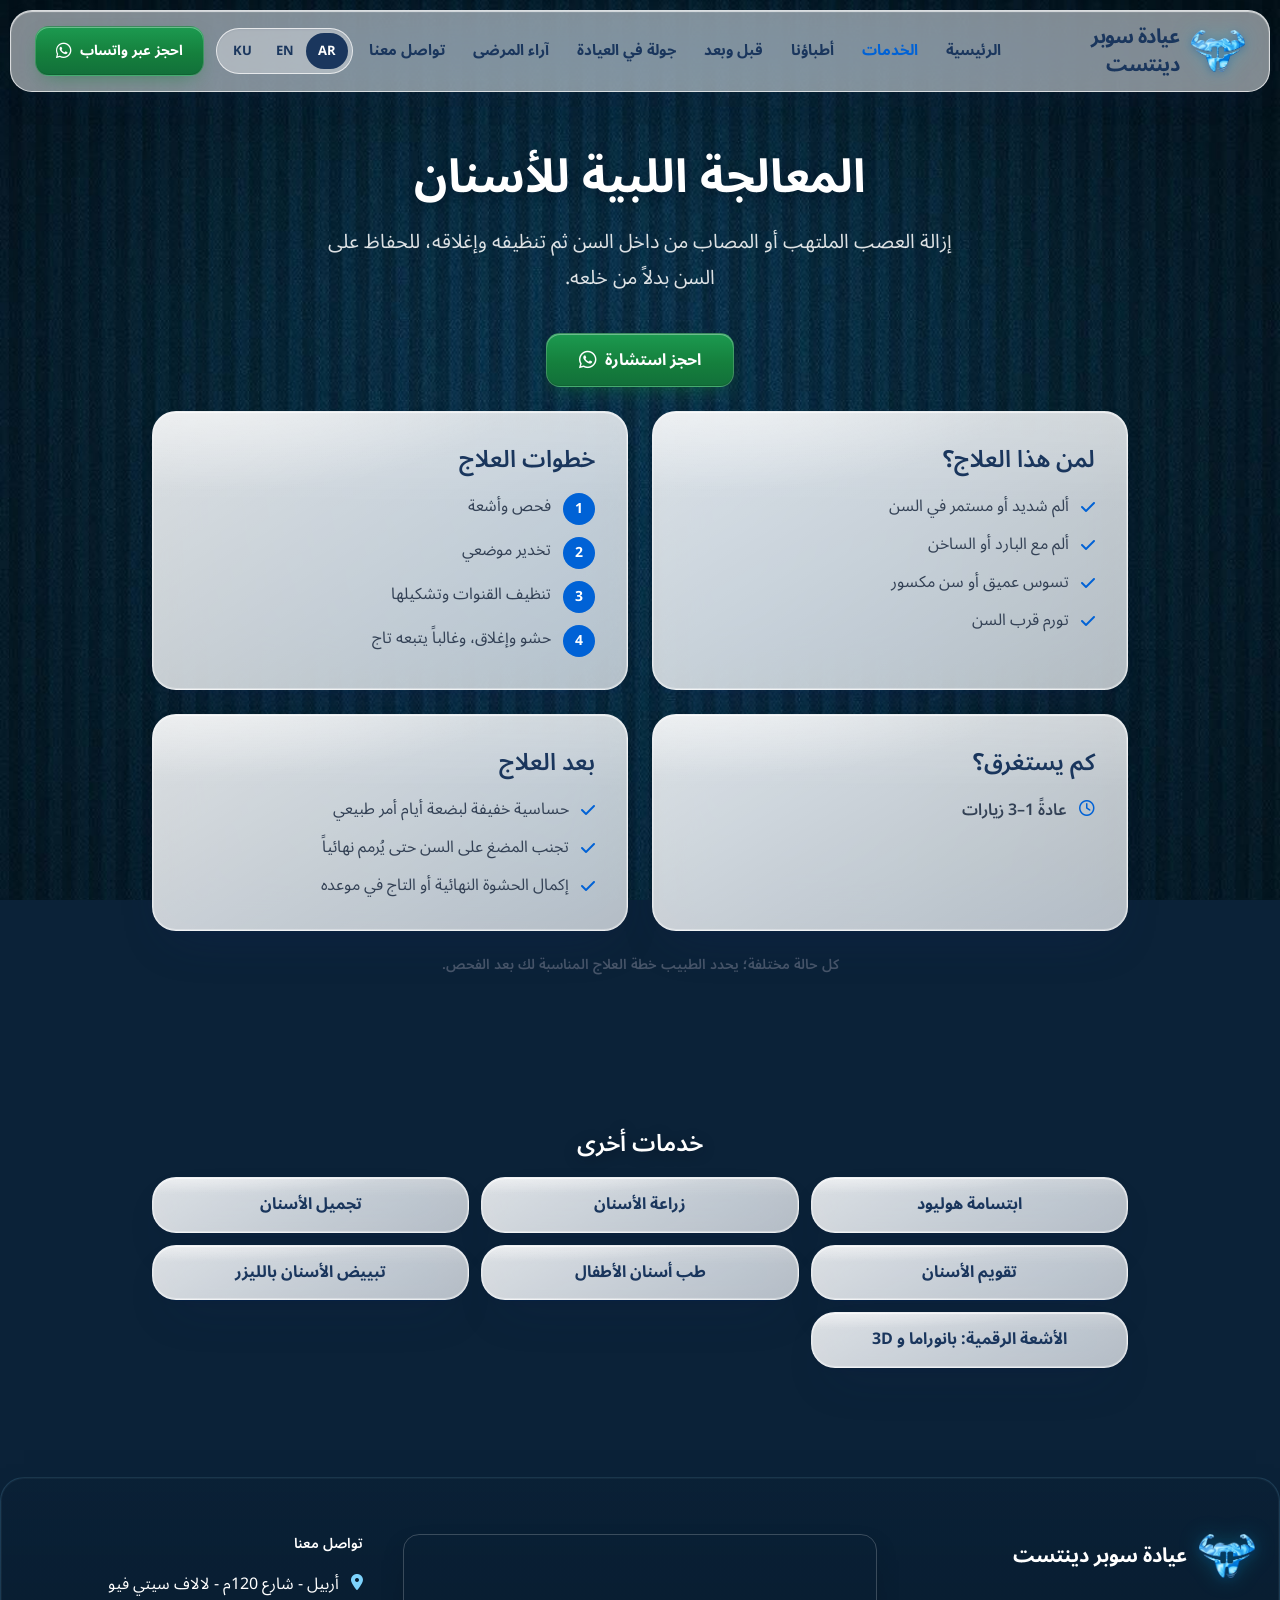
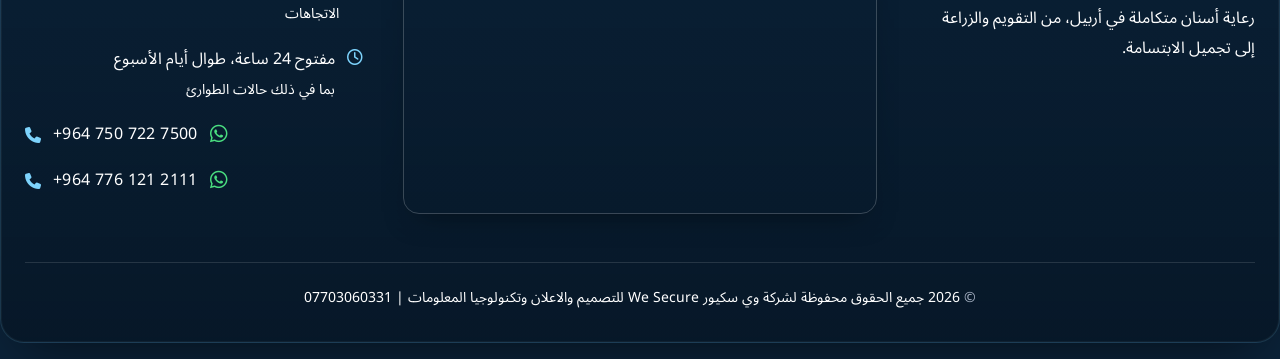
<file: root-canal.html>
<!DOCTYPE html>
<html lang="ar" dir="rtl" data-title-ar="المعالجة اللبية للأسنان | عيادة سوبر دينتست أربيل" data-title-en="Root Canal Treatment | Super Dentist Clinic Erbil" data-title-ku="چارەسەری دەماری ددان | کلینیکی سوپەر دێنتست هەولێر">
<head>
<meta charset="UTF-8">
<meta name="viewport" content="width=device-width, initial-scale=1.0">
<title>المعالجة اللبية للأسنان | عيادة سوبر دينتست أربيل</title>
<meta name="description" content="المعالجة اللبية للأسنان في أربيل - عيادة سوبر دينتست. إزالة العصب الملتهب أو المصاب من داخل السن ثم تنظيفه وإغلاقه، للحفاظ على السن بدلاً من خلعه.">
<meta name="theme-color" content="#1a365d">
<link rel="icon" type="image/png" href="favicon.png">
<link rel="apple-touch-icon" href="apple-touch-icon.png">
<meta property="og:type" content="website">
<meta property="og:title" content="المعالجة اللبية للأسنان | عيادة سوبر دينتست أربيل">
<meta property="og:description" content="المعالجة اللبية للأسنان في أربيل - عيادة سوبر دينتست. إزالة العصب الملتهب أو المصاب من داخل السن ثم تنظيفه وإغلاقه، للحفاظ على السن بدلاً من خلعه.">
<!-- TODO: og:image needs a full URL once you have a domain, e.g. https://YOUR-DOMAIN/super-dentist-logo.png -->
<meta property="og:image" content="super-dentist-logo.png">
<link rel="preconnect" href="https://fonts.googleapis.com">
<link rel="preconnect" href="https://fonts.gstatic.com" crossorigin>
<link href="https://fonts.googleapis.com/css2?family=Inter:wght@400;500;600;700&family=Noto+Sans+Arabic:wght@400;500;600;700&display=swap" rel="stylesheet">
<link rel="stylesheet" href="https://cdnjs.cloudflare.com/ajax/libs/font-awesome/6.4.0/css/all.min.css">
<!-- Pre-built Tailwind CSS. If you add new Tailwind classes, styles.css must be rebuilt. -->
<link rel="stylesheet" href="styles.css?v=50">

</head>
<body class="pb-[76px] md:pb-0 antialiased relative selection:bg-navyBlue selection:text-white font-sans ">


<nav class="fixed w-full z-50 site-header">
  <div class="max-w-7xl mx-auto px-4 md:px-6 py-3 flex justify-between items-center relative gap-2 md:gap-4">
    <a href="index.html" class="flex items-center gap-2 md:gap-3 min-w-0">
      <span class="logo-metal" style="width:54px;height:44px"><img src="super-dentist-logo.png" alt="Super Dentist Clinic logo" width="54" height="44" style="width:54px;height:44px;object-fit:contain"></span>
      <span class="text-[15px] sm:text-lg md:text-xl font-bold text-navyBlue tracking-tight leading-tight "><span class="lang-text lang-ar">عيادة سوبر دينتست</span><span class="lang-text lang-en">Super Dentist Clinic</span><span class="lang-text lang-ku">کلینیکی سوپەر دێنتست</span></span>
    </a>
    <div class="hidden lg:flex items-center gap-4 xl:gap-7 2xl:gap-9 font-bold text-navyBlue text-[13.5px] xl:text-[15px]"><a href="index.html" class="whitespace-nowrap hover:text-deepBlue transition-colors sub"><span class="lang-text lang-ar">الرئيسية</span><span class="lang-text lang-en">Home</span><span class="lang-text lang-ku">سەرەکی</span></a>
<a href="index.html#services" class="whitespace-nowrap hover:text-deepBlue transition-colors sub text-deepBlue"><span class="lang-text lang-ar">الخدمات</span><span class="lang-text lang-en">Services</span><span class="lang-text lang-ku">خزمەتگوزارییەکان</span></a>
<a href="doctors.html" class="whitespace-nowrap hover:text-deepBlue transition-colors sub"><span class="lang-text lang-ar">أطباؤنا</span><span class="lang-text lang-en">Doctors</span><span class="lang-text lang-ku">پزیشکەکانمان</span></a>
<a href="gallery.html" class="whitespace-nowrap hover:text-deepBlue transition-colors sub"><span class="lang-text lang-ar">قبل وبعد</span><span class="lang-text lang-en">Before & After</span><span class="lang-text lang-ku">پێش و دوای</span></a>
<a href="tour.html" class="whitespace-nowrap hover:text-deepBlue transition-colors sub"><span class="lang-text lang-ar">جولة في العيادة</span><span class="lang-text lang-en">Clinic Tour</span><span class="lang-text lang-ku">گەشتی کلینیک</span></a>
<a href="index.html#reviews" class="whitespace-nowrap hover:text-deepBlue transition-colors sub"><span class="lang-text lang-ar">آراء المرضى</span><span class="lang-text lang-en">Reviews</span><span class="lang-text lang-ku">بۆچوونەکان</span></a>
<a href="#contact" class="whitespace-nowrap hover:text-deepBlue transition-colors sub"><span class="lang-text lang-ar">تواصل معنا</span><span class="lang-text lang-en">Contact</span><span class="lang-text lang-ku">پەیوەندی</span></a></div>
    <div class="flex items-center gap-2 md:gap-3 shrink-0">
      <div class="flex bg-white/60 rounded-full p-1 border border-white/60 shadow-sm" role="group" aria-label="Language">
        <button type="button" onclick="changeLang('ar')" id="btn-ar" class="px-2.5 md:px-3 py-1.5 text-[13px] font-bold rounded-full transition-colors">AR</button>
        <button type="button" onclick="changeLang('en')" id="btn-en" class="px-2.5 md:px-3 py-1.5 text-[13px] font-bold rounded-full transition-colors">EN</button>
        <button type="button" onclick="changeLang('ku')" id="btn-ku" class="px-2.5 md:px-3 py-1.5 text-[13px] font-bold rounded-full transition-colors">KU</button>
      </div>
      <button type="button" id="mobile-menu-btn" aria-label="Menu" aria-expanded="false" aria-controls="mobile-menu" class="lg:hidden p-1.5 text-navyBlue">
        <svg class="w-6 h-6" fill="none" stroke="currentColor" viewBox="0 0 24 24" aria-hidden="true"><path stroke-linecap="round" stroke-linejoin="round" stroke-width="2" d="M4 6h16M4 12h16M4 18h16"/></svg>
      </button>
      <a href="https://wa.me/9647507227500" target="_blank" rel="noopener" dir="ltr" aria-label="WhatsApp" class="wa-link hidden lg:inline-flex items-center gap-2 p-2.5 xl:px-5 xl:py-2.5 text-sm font-bold text-white bg-whatsapp rounded-[14px] hover:bg-whatsappDark hover:-translate-y-px transition-all shadow-cta">
        <i class="fa-brands fa-whatsapp text-lg" aria-hidden="true"></i><span class="hidden xl:inline"><span class="lang-text lang-ar">احجز عبر واتساب</span><span class="lang-text lang-en">Book via WhatsApp</span><span class="lang-text lang-ku">نۆرە بگرە لە واتسئاپ</span></span>
      </a>
    </div>
  </div>
  <div id="mobile-menu" class="hidden lg:hidden absolute top-full left-0 w-full shadow-lg py-4 px-6 flex flex-col gap-2 text-center font-bold text-navyBlue rounded-b-2xl bg-white/95">
    <a href="index.html" class="py-2 border-b border-navyBlue/10 hover:text-deepBlue"><span class="lang-text lang-ar">الرئيسية</span><span class="lang-text lang-en">Home</span><span class="lang-text lang-ku">سەرەکی</span></a>
<a href="index.html#services" class="py-2 border-b border-navyBlue/10 hover:text-deepBlue"><span class="lang-text lang-ar">الخدمات</span><span class="lang-text lang-en">Services</span><span class="lang-text lang-ku">خزمەتگوزارییەکان</span></a>
<a href="doctors.html" class="py-2 border-b border-navyBlue/10 hover:text-deepBlue"><span class="lang-text lang-ar">أطباؤنا</span><span class="lang-text lang-en">Doctors</span><span class="lang-text lang-ku">پزیشکەکانمان</span></a>
<a href="gallery.html" class="py-2 border-b border-navyBlue/10 hover:text-deepBlue"><span class="lang-text lang-ar">قبل وبعد</span><span class="lang-text lang-en">Before & After</span><span class="lang-text lang-ku">پێش و دوای</span></a>
<a href="tour.html" class="py-2 border-b border-navyBlue/10 hover:text-deepBlue"><span class="lang-text lang-ar">جولة في العيادة</span><span class="lang-text lang-en">Clinic Tour</span><span class="lang-text lang-ku">گەشتی کلینیک</span></a>
<a href="index.html#reviews" class="py-2 border-b border-navyBlue/10 hover:text-deepBlue"><span class="lang-text lang-ar">آراء المرضى</span><span class="lang-text lang-en">Reviews</span><span class="lang-text lang-ku">بۆچوونەکان</span></a>
<a href="#contact" class="py-2 border-b border-navyBlue/10 hover:text-deepBlue"><span class="lang-text lang-ar">تواصل معنا</span><span class="lang-text lang-en">Contact</span><span class="lang-text lang-ku">پەیوەندی</span></a>
    <div class="flex justify-center gap-6 mt-2">
      <a href="https://wa.me/9647507227500" target="_blank" rel="noopener" dir="ltr" class="wa-link py-2 text-whatsapp flex items-center gap-2"><i class="fa-brands fa-whatsapp text-2xl" aria-hidden="true"></i><span class="lang-text lang-ar">واتساب</span><span class="lang-text lang-en">WhatsApp</span><span class="lang-text lang-ku">واتسئاپ</span></a>
      <a href="tel:+9647507227500" dir="ltr" class="py-2 text-deepBlue flex items-center gap-2"><i class="fa-solid fa-phone text-xl" aria-hidden="true"></i><span class="lang-text lang-ar">اتصل</span><span class="lang-text lang-en">Call</span><span class="lang-text lang-ku">پەیوەندی</span></a>
    </div>
  </div>
</nav>
<main>

<section class="page-head">
  <div class="max-w-5xl mx-auto px-4 md:px-6 text-center space-y-4">
    <h1 class="t-h1 font-bold text-navyBlue"><span class="lang-text lang-ar">المعالجة اللبية للأسنان</span><span class="lang-text lang-en">Root Canal Treatment</span><span class="lang-text lang-ku">چارەسەری دەماری ددان</span></h1>
    <p class="t-lead text-slate-600 max-w-[60ch] mx-auto"><span class="lang-text lang-ar">إزالة العصب الملتهب أو المصاب من داخل السن ثم تنظيفه وإغلاقه، للحفاظ على السن بدلاً من خلعه.</span><span class="lang-text lang-en">Removes infected or inflamed nerve tissue from inside the tooth, then cleans and seals it, saving the tooth instead of pulling it.</span><span class="lang-text lang-ku">لابردنی دەماری هەوکردوو یان تووشبوو لە ناو ددانەکە، پاشان پاککردنەوە و داخستنی، بۆ پاراستنی ددانەکە لە جیاتی کێشانی.</span></p>
  </div>
</section>
<section class="pb-10">
  <div class="max-w-5xl mx-auto px-4 md:px-6 space-y-6">
    <div class="flex flex-wrap justify-center gap-3">
      <a href="https://wa.me/9647507227500" target="_blank" rel="noopener" dir="ltr" data-wa-ar="مرحباً، أود الاستفسار عن المعالجة اللبية للأسنان في عيادة سوبر دينتست" data-wa-en="Hello, I'd like to ask about Root Canal Treatment at Super Dentist Clinic" data-wa-ku="سڵاو، دەمەوێت پرسیار بکەم دەربارەی چارەسەری دەماری ددان لە کلینیکی سوپەر دێنتست" class="wa-link inline-flex items-center justify-center gap-2 px-8 py-3 text-base font-bold text-white bg-whatsapp rounded-[14px] hover:bg-whatsappDark hover:-translate-y-px transition-all shadow-cta"><i class="fa-brands fa-whatsapp text-xl" aria-hidden="true"></i><span class="lang-text lang-ar">احجز استشارة</span><span class="lang-text lang-en">Book a consultation</span><span class="lang-text lang-ku">نۆرەی ڕاوێژ بگرە</span></a>
      
    </div>
    
    <div class="grid md:grid-cols-2 gap-6">
      <div class="card rounded-3xl p-6 md:p-8">
        <h2 class="t-h3 font-semibold text-navyBlue mb-4"><span class="lang-text lang-ar">لمن هذا العلاج؟</span><span class="lang-text lang-en">Who is it for?</span><span class="lang-text lang-ku">ئەم چارەسەرە بۆ کێیە؟</span></h2>
        <ul class="space-y-3"><li class="flex gap-3 items-start"><i class="fa-solid fa-check text-deepBlue mt-1.5" aria-hidden="true"></i><span class="font-normal text-slate-700 leading-relaxed"><span class="lang-text lang-ar">ألم شديد أو مستمر في السن</span><span class="lang-text lang-en">Severe or lasting toothache</span><span class="lang-text lang-ku">ئازاری توند یان بەردەوامی ددان</span></span></li><li class="flex gap-3 items-start"><i class="fa-solid fa-check text-deepBlue mt-1.5" aria-hidden="true"></i><span class="font-normal text-slate-700 leading-relaxed"><span class="lang-text lang-ar">ألم مع البارد أو الساخن</span><span class="lang-text lang-en">Pain with hot or cold</span><span class="lang-text lang-ku">ئازار لەگەڵ سارد یان گەرم</span></span></li><li class="flex gap-3 items-start"><i class="fa-solid fa-check text-deepBlue mt-1.5" aria-hidden="true"></i><span class="font-normal text-slate-700 leading-relaxed"><span class="lang-text lang-ar">تسوس عميق أو سن مكسور</span><span class="lang-text lang-en">Deep decay or a cracked tooth</span><span class="lang-text lang-ku">کرمخواردنی قووڵ یان ددانی شکاو</span></span></li><li class="flex gap-3 items-start"><i class="fa-solid fa-check text-deepBlue mt-1.5" aria-hidden="true"></i><span class="font-normal text-slate-700 leading-relaxed"><span class="lang-text lang-ar">تورم قرب السن</span><span class="lang-text lang-en">Swelling near a tooth</span><span class="lang-text lang-ku">ئاوسان لە نزیک ددانێک</span></span></li></ul>
      </div>
      <div class="card rounded-3xl p-6 md:p-8">
        <h2 class="t-h3 font-semibold text-navyBlue mb-4"><span class="lang-text lang-ar">خطوات العلاج</span><span class="lang-text lang-en">How it works</span><span class="lang-text lang-ku">هەنگاوەکانی چارەسەر</span></h2>
        <ol class="space-y-3"><li class="flex gap-3 items-start"><span class="shrink-0 w-8 h-8 rounded-full bg-deepBlue text-white flex items-center justify-center font-bold text-sm">1</span><span class="font-normal text-slate-700 leading-relaxed"><span class="lang-text lang-ar">فحص وأشعة</span><span class="lang-text lang-en">Examination and X-ray</span><span class="lang-text lang-ku">پشکنین و تیشک</span></span></li><li class="flex gap-3 items-start"><span class="shrink-0 w-8 h-8 rounded-full bg-deepBlue text-white flex items-center justify-center font-bold text-sm">2</span><span class="font-normal text-slate-700 leading-relaxed"><span class="lang-text lang-ar">تخدير موضعي</span><span class="lang-text lang-en">Local anesthesia</span><span class="lang-text lang-ku">بەنجی ناوچەیی</span></span></li><li class="flex gap-3 items-start"><span class="shrink-0 w-8 h-8 rounded-full bg-deepBlue text-white flex items-center justify-center font-bold text-sm">3</span><span class="font-normal text-slate-700 leading-relaxed"><span class="lang-text lang-ar">تنظيف القنوات وتشكيلها</span><span class="lang-text lang-en">Cleaning and shaping the canals</span><span class="lang-text lang-ku">پاککردنەوە و شێوەدانی کەناڵەکان</span></span></li><li class="flex gap-3 items-start"><span class="shrink-0 w-8 h-8 rounded-full bg-deepBlue text-white flex items-center justify-center font-bold text-sm">4</span><span class="font-normal text-slate-700 leading-relaxed"><span class="lang-text lang-ar">حشو وإغلاق، وغالباً يتبعه تاج</span><span class="lang-text lang-en">Filling and sealing, often followed by a crown</span><span class="lang-text lang-ku">پڕکردنەوە و داخستن، زۆرجار تاجێکی بەدوادا دێت</span></span></li></ol>
      </div>
      <div class="card rounded-3xl p-6 md:p-8">
        <h2 class="t-h3 font-semibold text-navyBlue mb-4"><span class="lang-text lang-ar">كم يستغرق؟</span><span class="lang-text lang-en">How long does it take?</span><span class="lang-text lang-ku">چەند دەخایەنێت؟</span></h2>
        <p class="flex gap-3 items-start font-semibold text-slate-700"><i class="fa-regular fa-clock text-deepBlue mt-1" aria-hidden="true"></i><span class="lang-text lang-ar">عادةً 1–3 زيارات</span><span class="lang-text lang-en">Usually 1–3 visits</span><span class="lang-text lang-ku">زۆرجار 1–3 سەردان</span></p>
      </div>
      <div class="card rounded-3xl p-6 md:p-8">
        <h2 class="t-h3 font-semibold text-navyBlue mb-4"><span class="lang-text lang-ar">بعد العلاج</span><span class="lang-text lang-en">Aftercare</span><span class="lang-text lang-ku">دوای چارەسەر</span></h2>
        <ul class="space-y-3"><li class="flex gap-3 items-start"><i class="fa-solid fa-check text-deepBlue mt-1.5" aria-hidden="true"></i><span class="font-normal text-slate-700 leading-relaxed"><span class="lang-text lang-ar">حساسية خفيفة لبضعة أيام أمر طبيعي</span><span class="lang-text lang-en">Mild sensitivity for a few days is normal</span><span class="lang-text lang-ku">هەستیاری سووک بۆ چەند ڕۆژێک ئاساییە</span></span></li><li class="flex gap-3 items-start"><i class="fa-solid fa-check text-deepBlue mt-1.5" aria-hidden="true"></i><span class="font-normal text-slate-700 leading-relaxed"><span class="lang-text lang-ar">تجنب المضغ على السن حتى يُرمم نهائياً</span><span class="lang-text lang-en">Avoid chewing on the tooth until it's fully restored</span><span class="lang-text lang-ku">تا ددانەکە بە تەواوی چاک نەکرێتەوە پێی مەجوو</span></span></li><li class="flex gap-3 items-start"><i class="fa-solid fa-check text-deepBlue mt-1.5" aria-hidden="true"></i><span class="font-normal text-slate-700 leading-relaxed"><span class="lang-text lang-ar">إكمال الحشوة النهائية أو التاج في موعده</span><span class="lang-text lang-en">Get the final filling or crown on time</span><span class="lang-text lang-ku">پڕکردنەوە یان تاجی کۆتایی لە کاتی خۆیدا تەواو بکە</span></span></li></ul>
      </div>
    </div>
    <!-- TODO (optional): add a price range, e.g. "Starting from ..." -->
    <p class="text-center text-sm text-slate-600 font-semibold"><span class="lang-text lang-ar">كل حالة مختلفة؛ يحدد الطبيب خطة العلاج المناسبة لك بعد الفحص.</span><span class="lang-text lang-en">Every case is different. Your dentist will confirm the right plan for you after an examination.</span><span class="lang-text lang-ku">هەر حاڵەتێک جیاوازە؛ پزیشک دوای پشکنین پلانی گونجاوت بۆ دیاری دەکات.</span></p>
  </div>
</section>
<section class="py-10">
  <div class="max-w-5xl mx-auto px-4 md:px-6">
    <h2 class="t-h3 font-semibold text-navyBlue mb-4 text-center"><span class="lang-text lang-ar">خدمات أخرى</span><span class="lang-text lang-en">Other services</span><span class="lang-text lang-ku">خزمەتگوزاری تر</span></h2>
    <div class="grid grid-cols-2 md:grid-cols-3 gap-3"><a href="hollywood-smile.html" class="card rounded-2xl px-4 py-3 font-bold text-navyBlue hover:text-deepBlue text-center"><span class="lang-text lang-ar">ابتسامة هوليود</span><span class="lang-text lang-en">Hollywood Smile</span><span class="lang-text lang-ku">خەندەی هۆلیوود</span></a><a href="dental-implants.html" class="card rounded-2xl px-4 py-3 font-bold text-navyBlue hover:text-deepBlue text-center"><span class="lang-text lang-ar">زراعة الأسنان</span><span class="lang-text lang-en">Dental Implants</span><span class="lang-text lang-ku">چاندنی ددان</span></a><a href="cosmetic-dentistry.html" class="card rounded-2xl px-4 py-3 font-bold text-navyBlue hover:text-deepBlue text-center"><span class="lang-text lang-ar">تجميل الأسنان</span><span class="lang-text lang-en">Cosmetic Dentistry</span><span class="lang-text lang-ku">جوانکاری ددان</span></a><a href="orthodontics.html" class="card rounded-2xl px-4 py-3 font-bold text-navyBlue hover:text-deepBlue text-center"><span class="lang-text lang-ar">تقويم الأسنان</span><span class="lang-text lang-en">Orthodontics</span><span class="lang-text lang-ku">ڕاستکردنەوەی ددان</span></a><a href="pediatric-dentistry.html" class="card rounded-2xl px-4 py-3 font-bold text-navyBlue hover:text-deepBlue text-center"><span class="lang-text lang-ar">طب أسنان الأطفال</span><span class="lang-text lang-en">Pediatric Dentistry</span><span class="lang-text lang-ku">پزیشکی ددانی منداڵان</span></a><a href="laser-whitening.html" class="card rounded-2xl px-4 py-3 font-bold text-navyBlue hover:text-deepBlue text-center"><span class="lang-text lang-ar">تبييض الأسنان بالليزر</span><span class="lang-text lang-en">Laser Teeth Whitening</span><span class="lang-text lang-ku">سپیکردنەوەی ددان بە لێزەر</span></a><a href="xray-imaging.html" class="card rounded-2xl px-4 py-3 font-bold text-navyBlue hover:text-deepBlue text-center"><span class="lang-text lang-ar">الأشعة الرقمية: بانوراما و 3D</span><span class="lang-text lang-en">Digital X-Ray: Panoramic & 3D</span><span class="lang-text lang-ku">تیشکی دیجیتاڵ: پانۆراما و 3D</span></a></div>
  </div>
</section>
</main>

<footer id="contact" class="footer-glass crystal-panel relative z-10 mt-8 mb-24 md:mb-4 mx-3 md:mx-auto max-w-[1320px] text-slate-700">
  <div class="max-w-7xl mx-auto px-4 md:px-6 pt-14 pb-8">
    <div class="grid gap-10 md:grid-cols-[1fr_1.4fr_1fr] items-stretch">
      <div class="space-y-4">
        <a href="index.html" class="inline-flex items-center gap-3">
          <span class="logo-metal" style="width:56px;height:44px"><img src="super-dentist-logo.png" alt="" width="56" height="44" style="width:56px;height:44px;object-fit:contain" loading="lazy"></span>
          <span class="text-xl font-bold text-navyBlue"><span class="lang-text lang-ar">عيادة سوبر دينتست</span><span class="lang-text lang-en">Super Dentist Clinic</span><span class="lang-text lang-ku">کلینیکی سوپەر دێنتست</span></span>
        </a>
        <p class="text-slate-600 max-w-[36ch]"><span class="lang-text lang-ar">رعاية أسنان متكاملة في أربيل، من التقويم والزراعة إلى تجميل الابتسامة.</span><span class="lang-text lang-en">Complete dental care in Erbil, from orthodontics and implants to smile design.</span><span class="lang-text lang-ku">چاودێری تەواوی ددان لە هەولێر، لە ڕاستکردنەوە و چاندنەوە تا جوانکاری خەندە.</span></p>
      </div>
      <div class="flex flex-col">
        <!-- TODO: replace src with the official embed (Google Maps -> Share -> Embed a map) -->
        <div class="flex-1 min-h-[240px] md:min-h-[280px] rounded-2xl overflow-hidden border border-white/20 shadow-[0_12px_30px_-14px_rgba(0,0,0,.5)]">
          <iframe src="https://maps.google.com/maps?q=Super+dentists+clinic+Erbil&t=&z=15&ie=UTF8&iwloc=&output=embed" title="Super Dentist Clinic location" width="100%" height="100%" style="border:0;min-height:240px" loading="lazy" referrerpolicy="no-referrer-when-downgrade"></iframe>
        </div>
      </div>
      <div class="space-y-4">
        <h3 class="text-sm font-semibold text-navyBlue"><span class="lang-text lang-ar">تواصل معنا</span><span class="lang-text lang-en">Contact</span><span class="lang-text lang-ku">پەیوەندی</span></h3>
        <p class="flex items-start gap-3"><i class="fa-solid fa-location-dot text-[#0062D6] mt-1" aria-hidden="true"></i><span><span class="lang-text lang-ar">أربيل - شارع 120م - لالاف سيتي فيو</span><span class="lang-text lang-en">Erbil - 120m Street - Lalav City View</span><span class="lang-text lang-ku">هەولێر - شەقامی 120م - لالاف ستی ڤیو</span><br><a href="https://www.google.com/maps/dir/?api=1&destination=Super+Dentist+Clinic+Erbil" target="_blank" rel="noopener" class="text-[#0062D6] hover:underline text-sm"><span class="lang-text lang-ar">الاتجاهات</span><span class="lang-text lang-en">Get directions</span><span class="lang-text lang-ku">ڕێنمایی ڕێگا</span></a></span></p>
        <p class="flex items-start gap-3"><i class="fa-regular fa-clock text-[#0062D6] mt-1" aria-hidden="true"></i><span><span class="lang-text lang-ar">مفتوح 24 ساعة، طوال أيام الأسبوع</span><span class="lang-text lang-en">Open 24 hours, 7 days a week</span><span class="lang-text lang-ku">24 کاتژمێر کراوەیە، هەموو ڕۆژانی هەفتە</span><br><span class="text-sm text-slate-600"><span class="lang-text lang-ar">بما في ذلك حالات الطوارئ</span><span class="lang-text lang-en">Including emergencies</span><span class="lang-text lang-ku">لەگەڵ حاڵەتە فریاکەوتنەکان</span></span></span></p>
        <div class="flex items-center gap-3" dir="ltr">
          <i class="fa-solid fa-phone text-[#0062D6]" aria-hidden="true"></i>
          <a href="tel:+9647507227500" dir="ltr" class="tracking-wide text-navyBlue hover:underline">+964 750 722 7500</a>
          <a href="https://wa.me/9647507227500" target="_blank" rel="noopener" aria-label="WhatsApp" class="wa-link text-[#15803D] text-xl"><i class="fa-brands fa-whatsapp" aria-hidden="true"></i></a>
        </div>
        <div class="flex items-center gap-3" dir="ltr">
          <i class="fa-solid fa-phone text-[#0062D6]" aria-hidden="true"></i>
          <a href="tel:+9647761212111" dir="ltr" class="tracking-wide text-navyBlue hover:underline">+964 776 121 2111</a>
          <a href="https://wa.me/9647761212111" target="_blank" rel="noopener" aria-label="WhatsApp" class="wa-link text-[#15803D] text-xl"><i class="fa-brands fa-whatsapp" aria-hidden="true"></i></a>
        </div>

      </div>
    </div>
    <p class="mt-12 pt-6 border-t border-slate-900/10 text-sm text-slate-600 text-center leading-relaxed">
      &copy; <span id="year" dir="ltr">2026</span>
      <span class="lang-text lang-ar">جميع الحقوق محفوظة لشركة وي سكيور We Secure للتصميم والاعلان وتكنولوجيا المعلومات | <span dir="ltr">07703060331</span></span><span class="lang-text lang-en">All rights reserved to We Secure for Design, Advertising &amp; IT | <span dir="ltr">07703060331</span></span><span class="lang-text lang-ku">هەموو مافێک پارێزراوە بۆ کۆمپانیای We Secure بۆ دیزاین و ڕیکلام و تەکنەلۆجیای زانیاری | <span dir="ltr">07703060331</span></span>
    </p>
  </div>
</footer>

<!-- Sticky booking bar: phones only -->
<div id="mobile-cta" class="md:hidden fixed inset-x-0 bottom-0 z-40 bg-white/95 border-t border-slate-200 shadow-[0_-4px_16px_rgba(15,23,42,.08)] px-3 pt-2 transition-transform duration-200" style="padding-bottom:calc(8px + env(safe-area-inset-bottom))">
  <div class="flex gap-2">
    <a href="tel:+9647507227500" class="flex-1 h-12 inline-flex items-center justify-center gap-2 rounded-[14px] border-[1.5px] border-slate-300 bg-white font-bold text-slate-900"><i class="fa-solid fa-phone" aria-hidden="true"></i><span class="lang-text lang-ar">اتصل</span><span class="lang-text lang-en">Call</span><span class="lang-text lang-ku">پەیوەندی</span></a>
    <a href="https://wa.me/9647507227500" target="_blank" rel="noopener" dir="ltr" class="wa-link flex-[1.6] h-12 inline-flex items-center justify-center gap-2 rounded-[14px] bg-whatsapp hover:bg-whatsappDark font-bold text-white shadow-cta"><i class="fa-brands fa-whatsapp text-xl" aria-hidden="true"></i><span class="lang-text lang-ar">احجز عبر واتساب</span><span class="lang-text lang-en">Book on WhatsApp</span><span class="lang-text lang-ku">نۆرە بگرە لە واتسئاپ</span></a>
  </div>
</div>

<script src="site.js?v=50"></script>
<!-- AI Assistant Chat Widget -->
<script src="https://app.aiassist.chat/widget.js" data-site-id="82ca7860-756f-42e5-a851-264dc3e4ab57" data-api-url="https://engine.aiassist.chat" async></script>
</body>
</html>
</file>
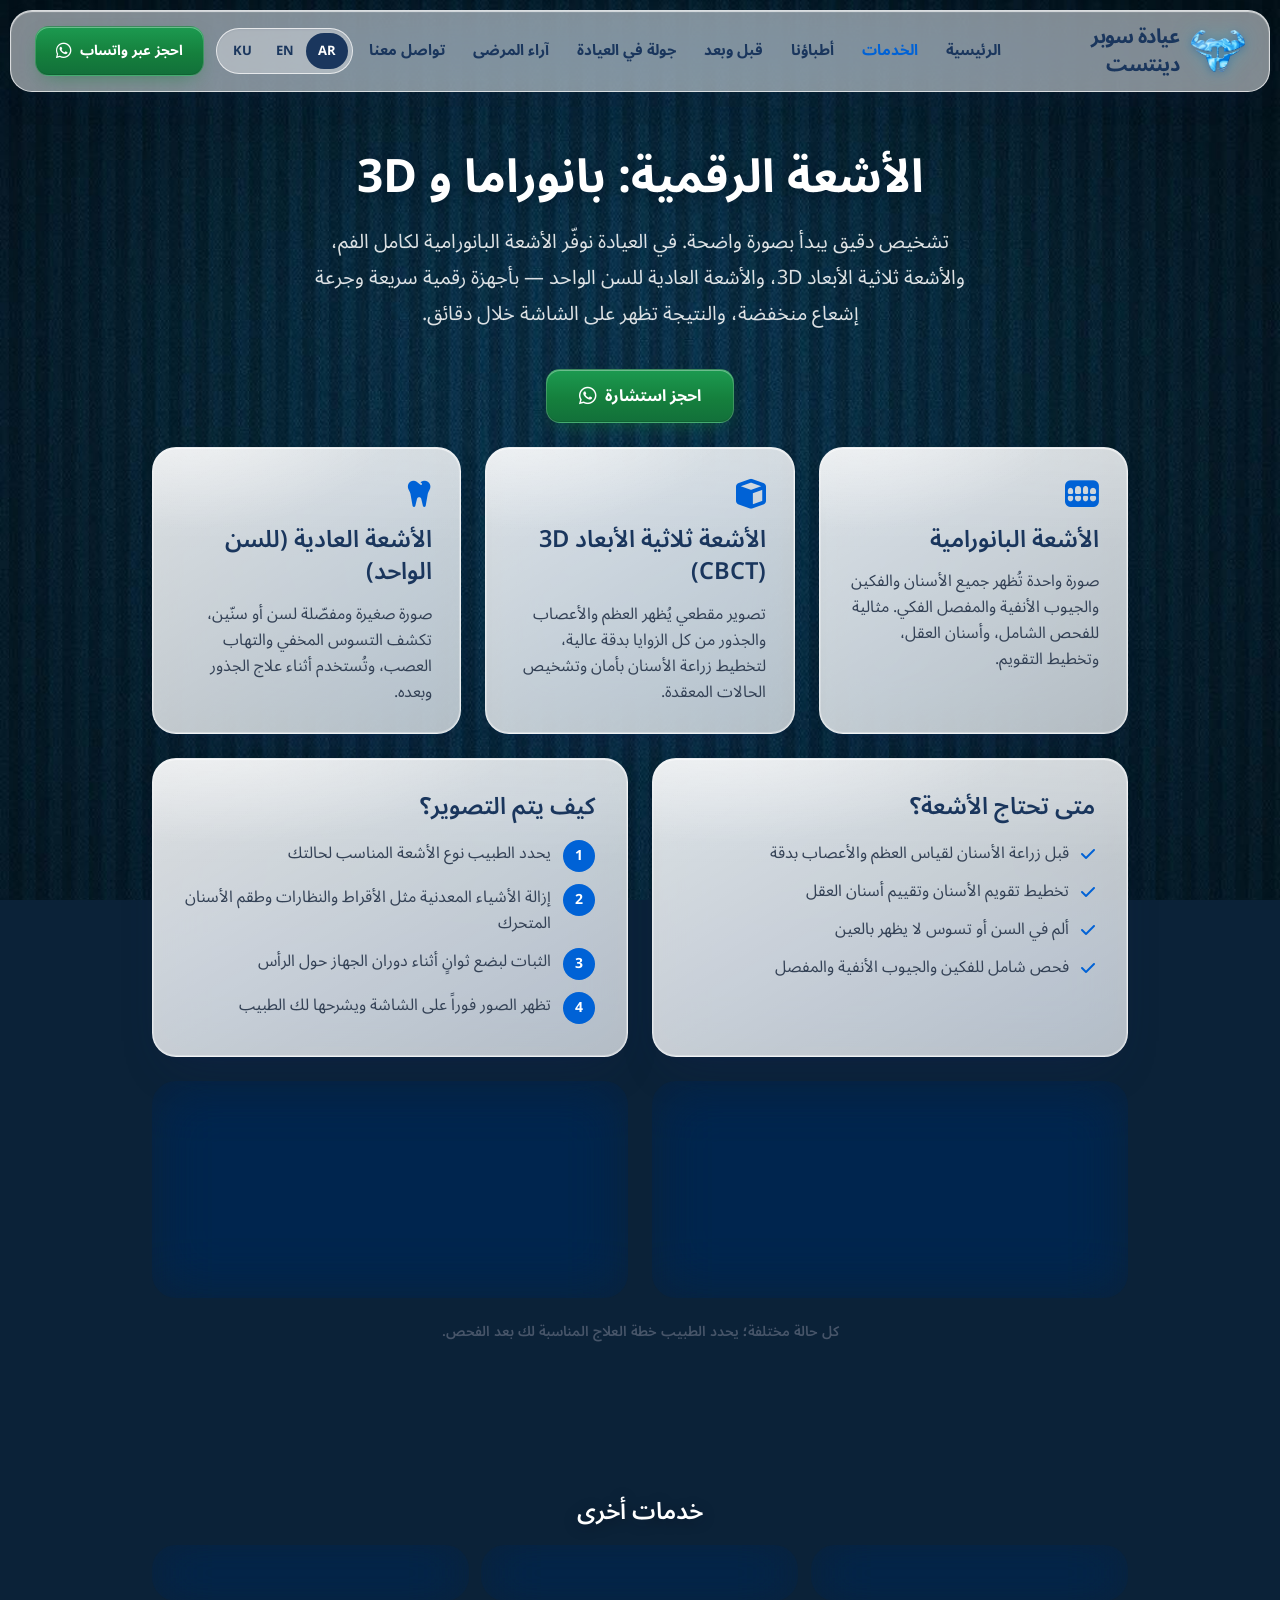
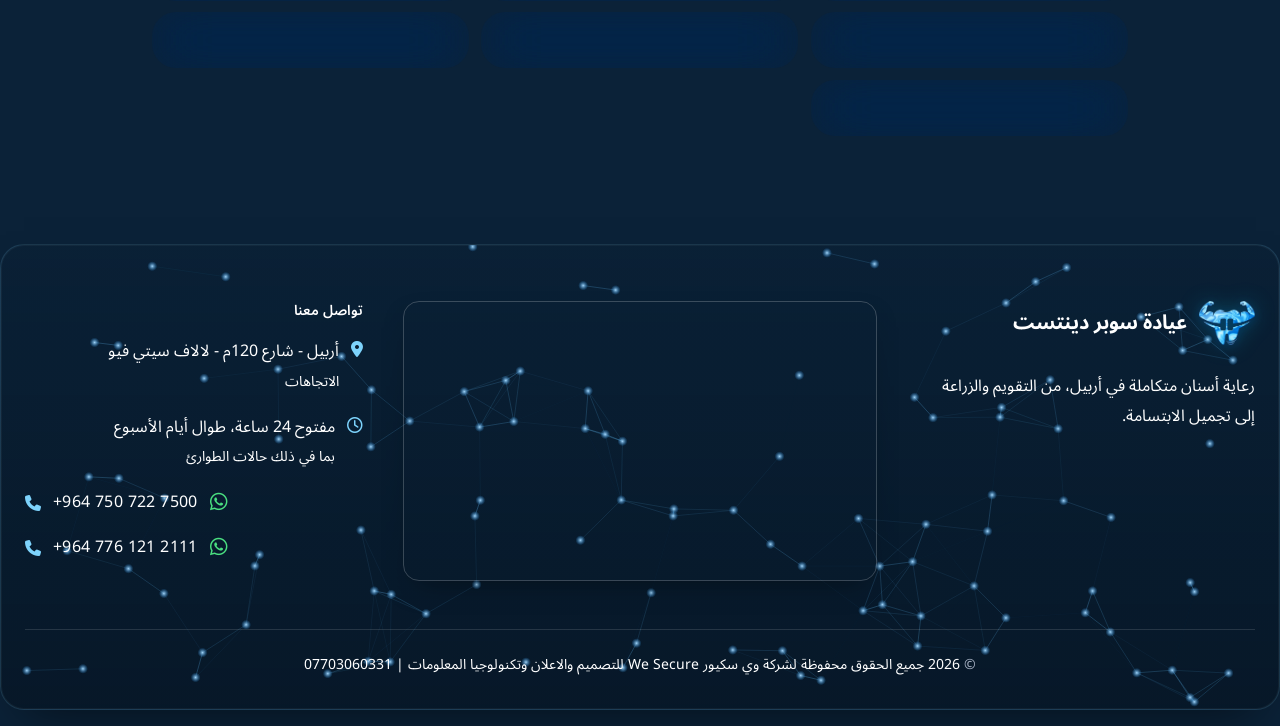
<file: xray-imaging.html>
<!DOCTYPE html>
<html lang="ar" dir="rtl" data-title-ar="الأشعة الرقمية: بانوراما و 3D | عيادة سوبر دينتست أربيل" data-title-en="Digital X-Ray: Panoramic & 3D | Super Dentist Clinic Erbil" data-title-ku="تیشکی دیجیتاڵ: پانۆراما و 3D | کلینیکی سوپەر دێنتست هەولێر">
<head>
<meta charset="UTF-8">
<meta name="viewport" content="width=device-width, initial-scale=1.0">
<title>الأشعة الرقمية: بانوراما و 3D | عيادة سوبر دينتست أربيل</title>
<meta name="description" content="الأشعة الرقمية: بانوراما و 3D في أربيل - عيادة سوبر دينتست. تشخيص دقيق يبدأ بصورة واضحة. في العيادة نوفّر الأشعة البانورامية لكامل الفم، والأشعة ثلاثية الأبعاد 3D، والأشعة العادية للسن الواحد — بأجهزة رقمية سريعة وجرعة إشعاع منخفضة، والنتيجة تظهر على الشاشة خلال دقائق.">
<meta name="theme-color" content="#1a365d">
<link rel="icon" type="image/png" href="favicon.png">
<link rel="apple-touch-icon" href="apple-touch-icon.png">
<meta property="og:type" content="website">
<meta property="og:title" content="الأشعة الرقمية: بانوراما و 3D | عيادة سوبر دينتست أربيل">
<meta property="og:description" content="الأشعة الرقمية: بانوراما و 3D في أربيل - عيادة سوبر دينتست. تشخيص دقيق يبدأ بصورة واضحة. في العيادة نوفّر الأشعة البانورامية لكامل الفم، والأشعة ثلاثية الأبعاد 3D، والأشعة العادية للسن الواحد — بأجهزة رقمية سريعة وجرعة إشعاع منخفضة، والنتيجة تظهر على الشاشة خلال دقائق.">
<!-- TODO: og:image needs a full URL once you have a domain, e.g. https://YOUR-DOMAIN/super-dentist-logo.png -->
<meta property="og:image" content="super-dentist-logo.png">
<link rel="preconnect" href="https://fonts.googleapis.com">
<link rel="preconnect" href="https://fonts.gstatic.com" crossorigin>
<link href="https://fonts.googleapis.com/css2?family=Inter:wght@400;500;600;700&family=Noto+Sans+Arabic:wght@400;500;600;700&display=swap" rel="stylesheet">
<link rel="stylesheet" href="https://cdnjs.cloudflare.com/ajax/libs/font-awesome/6.4.0/css/all.min.css">
<!-- Pre-built Tailwind CSS. If you add new Tailwind classes, styles.css must be rebuilt. -->
<link rel="stylesheet" href="styles.css?v=50">

</head>
<body class="pb-[76px] md:pb-0 antialiased relative selection:bg-navyBlue selection:text-white font-sans ">


<nav class="fixed w-full z-50 site-header">
  <div class="max-w-7xl mx-auto px-4 md:px-6 py-3 flex justify-between items-center relative gap-2 md:gap-4">
    <a href="index.html" class="flex items-center gap-2 md:gap-3 min-w-0">
      <span class="logo-metal" style="width:54px;height:44px"><img src="super-dentist-logo.png" alt="Super Dentist Clinic logo" width="54" height="44" style="width:54px;height:44px;object-fit:contain"></span>
      <span class="text-[15px] sm:text-lg md:text-xl font-bold text-navyBlue tracking-tight leading-tight "><span class="lang-text lang-ar">عيادة سوبر دينتست</span><span class="lang-text lang-en">Super Dentist Clinic</span><span class="lang-text lang-ku">کلینیکی سوپەر دێنتست</span></span>
    </a>
    <div class="hidden lg:flex items-center gap-4 xl:gap-7 2xl:gap-9 font-bold text-navyBlue text-[13.5px] xl:text-[15px]"><a href="index.html" class="whitespace-nowrap hover:text-deepBlue transition-colors sub"><span class="lang-text lang-ar">الرئيسية</span><span class="lang-text lang-en">Home</span><span class="lang-text lang-ku">سەرەکی</span></a>
<a href="index.html#services" class="whitespace-nowrap hover:text-deepBlue transition-colors sub text-deepBlue"><span class="lang-text lang-ar">الخدمات</span><span class="lang-text lang-en">Services</span><span class="lang-text lang-ku">خزمەتگوزارییەکان</span></a>
<a href="doctors.html" class="whitespace-nowrap hover:text-deepBlue transition-colors sub"><span class="lang-text lang-ar">أطباؤنا</span><span class="lang-text lang-en">Doctors</span><span class="lang-text lang-ku">پزیشکەکانمان</span></a>
<a href="gallery.html" class="whitespace-nowrap hover:text-deepBlue transition-colors sub"><span class="lang-text lang-ar">قبل وبعد</span><span class="lang-text lang-en">Before & After</span><span class="lang-text lang-ku">پێش و دوای</span></a>
<a href="tour.html" class="whitespace-nowrap hover:text-deepBlue transition-colors sub"><span class="lang-text lang-ar">جولة في العيادة</span><span class="lang-text lang-en">Clinic Tour</span><span class="lang-text lang-ku">گەشتی کلینیک</span></a>
<a href="index.html#reviews" class="whitespace-nowrap hover:text-deepBlue transition-colors sub"><span class="lang-text lang-ar">آراء المرضى</span><span class="lang-text lang-en">Reviews</span><span class="lang-text lang-ku">بۆچوونەکان</span></a>
<a href="#contact" class="whitespace-nowrap hover:text-deepBlue transition-colors sub"><span class="lang-text lang-ar">تواصل معنا</span><span class="lang-text lang-en">Contact</span><span class="lang-text lang-ku">پەیوەندی</span></a></div>
    <div class="flex items-center gap-2 md:gap-3 shrink-0">
      <div class="flex bg-white/60 rounded-full p-1 border border-white/60 shadow-sm" role="group" aria-label="Language">
        <button type="button" onclick="changeLang('ar')" id="btn-ar" class="px-2.5 md:px-3 py-1.5 text-[13px] font-bold rounded-full transition-colors">AR</button>
        <button type="button" onclick="changeLang('en')" id="btn-en" class="px-2.5 md:px-3 py-1.5 text-[13px] font-bold rounded-full transition-colors">EN</button>
        <button type="button" onclick="changeLang('ku')" id="btn-ku" class="px-2.5 md:px-3 py-1.5 text-[13px] font-bold rounded-full transition-colors">KU</button>
      </div>
      <button type="button" id="mobile-menu-btn" aria-label="Menu" aria-expanded="false" aria-controls="mobile-menu" class="lg:hidden p-1.5 text-navyBlue">
        <svg class="w-6 h-6" fill="none" stroke="currentColor" viewBox="0 0 24 24" aria-hidden="true"><path stroke-linecap="round" stroke-linejoin="round" stroke-width="2" d="M4 6h16M4 12h16M4 18h16"/></svg>
      </button>
      <a href="https://wa.me/9647507227500" target="_blank" rel="noopener" dir="ltr" aria-label="WhatsApp" class="wa-link hidden lg:inline-flex items-center gap-2 p-2.5 xl:px-5 xl:py-2.5 text-sm font-bold text-white bg-whatsapp rounded-[14px] hover:bg-whatsappDark hover:-translate-y-px transition-all shadow-cta">
        <i class="fa-brands fa-whatsapp text-lg" aria-hidden="true"></i><span class="hidden xl:inline"><span class="lang-text lang-ar">احجز عبر واتساب</span><span class="lang-text lang-en">Book via WhatsApp</span><span class="lang-text lang-ku">نۆرە بگرە لە واتسئاپ</span></span>
      </a>
    </div>
  </div>
  <div id="mobile-menu" class="hidden lg:hidden absolute top-full left-0 w-full shadow-lg py-4 px-6 flex flex-col gap-2 text-center font-bold text-navyBlue rounded-b-2xl bg-white/95">
    <a href="index.html" class="py-2 border-b border-navyBlue/10 hover:text-deepBlue"><span class="lang-text lang-ar">الرئيسية</span><span class="lang-text lang-en">Home</span><span class="lang-text lang-ku">سەرەکی</span></a>
<a href="index.html#services" class="py-2 border-b border-navyBlue/10 hover:text-deepBlue"><span class="lang-text lang-ar">الخدمات</span><span class="lang-text lang-en">Services</span><span class="lang-text lang-ku">خزمەتگوزارییەکان</span></a>
<a href="doctors.html" class="py-2 border-b border-navyBlue/10 hover:text-deepBlue"><span class="lang-text lang-ar">أطباؤنا</span><span class="lang-text lang-en">Doctors</span><span class="lang-text lang-ku">پزیشکەکانمان</span></a>
<a href="gallery.html" class="py-2 border-b border-navyBlue/10 hover:text-deepBlue"><span class="lang-text lang-ar">قبل وبعد</span><span class="lang-text lang-en">Before & After</span><span class="lang-text lang-ku">پێش و دوای</span></a>
<a href="tour.html" class="py-2 border-b border-navyBlue/10 hover:text-deepBlue"><span class="lang-text lang-ar">جولة في العيادة</span><span class="lang-text lang-en">Clinic Tour</span><span class="lang-text lang-ku">گەشتی کلینیک</span></a>
<a href="index.html#reviews" class="py-2 border-b border-navyBlue/10 hover:text-deepBlue"><span class="lang-text lang-ar">آراء المرضى</span><span class="lang-text lang-en">Reviews</span><span class="lang-text lang-ku">بۆچوونەکان</span></a>
<a href="#contact" class="py-2 border-b border-navyBlue/10 hover:text-deepBlue"><span class="lang-text lang-ar">تواصل معنا</span><span class="lang-text lang-en">Contact</span><span class="lang-text lang-ku">پەیوەندی</span></a>
    <div class="flex justify-center gap-6 mt-2">
      <a href="https://wa.me/9647507227500" target="_blank" rel="noopener" dir="ltr" class="wa-link py-2 text-whatsapp flex items-center gap-2"><i class="fa-brands fa-whatsapp text-2xl" aria-hidden="true"></i><span class="lang-text lang-ar">واتساب</span><span class="lang-text lang-en">WhatsApp</span><span class="lang-text lang-ku">واتسئاپ</span></a>
      <a href="tel:+9647507227500" dir="ltr" class="py-2 text-deepBlue flex items-center gap-2"><i class="fa-solid fa-phone text-xl" aria-hidden="true"></i><span class="lang-text lang-ar">اتصل</span><span class="lang-text lang-en">Call</span><span class="lang-text lang-ku">پەیوەندی</span></a>
    </div>
  </div>
</nav>
<main>

<section class="page-head">
  <div class="max-w-5xl mx-auto px-4 md:px-6 text-center space-y-4">
    <h1 class="t-h1 font-bold text-navyBlue"><span class="lang-text lang-ar">الأشعة الرقمية: بانوراما و 3D</span><span class="lang-text lang-en">Digital X-Ray: Panoramic & 3D</span><span class="lang-text lang-ku">تیشکی دیجیتاڵ: پانۆراما و 3D</span></h1>
    <p class="t-lead text-slate-600 max-w-[60ch] mx-auto"><span class="lang-text lang-ar">تشخيص دقيق يبدأ بصورة واضحة. في العيادة نوفّر الأشعة البانورامية لكامل الفم، والأشعة ثلاثية الأبعاد 3D، والأشعة العادية للسن الواحد — بأجهزة رقمية سريعة وجرعة إشعاع منخفضة، والنتيجة تظهر على الشاشة خلال دقائق.</span><span class="lang-text lang-en">Accurate diagnosis starts with a clear picture. We offer panoramic X-rays of the whole mouth, 3D (CBCT) scans and regular single-tooth X-rays, using fast digital machines with a low radiation dose. Your images are on screen within minutes.</span><span class="lang-text lang-ku">دەستنیشانکردنی ورد بە وێنەیەکی ڕوون دەست پێدەکات. لە کلینیک تیشکی پانۆرامی بۆ هەموو دەم، تیشکی سێ ڕەهەندی 3D و تیشکی ئاسایی بۆ یەک ددان دابین دەکەین — بە ئامێری دیجیتاڵی خێرا و دۆزی تیشکی کەم، و ئەنجامەکە لە چەند خولەکێکدا لەسەر شاشە دەردەکەوێت.</span></p>
  </div>
</section>
<section class="pb-10">
  <div class="max-w-5xl mx-auto px-4 md:px-6 space-y-6">
    <div class="flex flex-wrap justify-center gap-3">
      <a href="https://wa.me/9647507227500" target="_blank" rel="noopener" dir="ltr" data-wa-ar="مرحباً، أود الاستفسار عن الأشعة الرقمية: بانوراما و 3D في عيادة سوبر دينتست" data-wa-en="Hello, I'd like to ask about Digital X-Ray: Panoramic & 3D at Super Dentist Clinic" data-wa-ku="سڵاو، دەمەوێت پرسیار بکەم دەربارەی تیشکی دیجیتاڵ: پانۆراما و 3D لە کلینیکی سوپەر دێنتست" class="wa-link inline-flex items-center justify-center gap-2 px-8 py-3 text-base font-bold text-white bg-whatsapp rounded-[14px] hover:bg-whatsappDark hover:-translate-y-px transition-all shadow-cta"><i class="fa-brands fa-whatsapp text-xl" aria-hidden="true"></i><span class="lang-text lang-ar">احجز استشارة</span><span class="lang-text lang-en">Book a consultation</span><span class="lang-text lang-ku">نۆرەی ڕاوێژ بگرە</span></a>
      
    </div>
    <div class="grid md:grid-cols-3 gap-6"><div class="card rounded-3xl p-6 md:p-7 flex flex-col gap-3">
        <i class="fa-solid fa-teeth text-3xl text-deepBlue" aria-hidden="true"></i>
        <h2 class="t-h3 font-semibold text-navyBlue"><span class="lang-text lang-ar">الأشعة البانورامية</span><span class="lang-text lang-en">Panoramic X-ray</span><span class="lang-text lang-ku">تیشکی پانۆرامی</span></h2>
        <p class="font-normal text-slate-700 leading-relaxed"><span class="lang-text lang-ar">صورة واحدة تُظهر جميع الأسنان والفكين والجيوب الأنفية والمفصل الفكي. مثالية للفحص الشامل، وأسنان العقل، وتخطيط التقويم.</span><span class="lang-text lang-en">One image showing all your teeth, both jaws, the sinuses and the jaw joints. Ideal for a full check-up, wisdom teeth and orthodontic planning.</span><span class="lang-text lang-ku">یەک وێنە کە هەموو ددانەکان، هەردوو شەویلگە، سینەسەکان و جومگەی شەویلگە پیشان دەدات. گونجاوە بۆ پشکنینی گشتی، ددانی عەقڵ و پلانی ڕاستکردنەوەی ددان.</span></p>
      </div><div class="card rounded-3xl p-6 md:p-7 flex flex-col gap-3">
        <i class="fa-solid fa-cube text-3xl text-deepBlue" aria-hidden="true"></i>
        <h2 class="t-h3 font-semibold text-navyBlue"><span class="lang-text lang-ar">الأشعة ثلاثية الأبعاد 3D (CBCT)</span><span class="lang-text lang-en">3D X-ray (CBCT)</span><span class="lang-text lang-ku">تیشکی سێ ڕەهەندی 3D (CBCT)</span></h2>
        <p class="font-normal text-slate-700 leading-relaxed"><span class="lang-text lang-ar">تصوير مقطعي يُظهر العظم والأعصاب والجذور من كل الزوايا بدقة عالية، لتخطيط زراعة الأسنان بأمان وتشخيص الحالات المعقدة.</span><span class="lang-text lang-en">A cone-beam scan that shows bone, nerves and roots from every angle in high detail, for safe implant planning and complex cases.</span><span class="lang-text lang-ku">وێنەگرتنی بڕگەیی کە ئێسک، دەمار و ڕەگەکان لە هەموو گۆشەیەکەوە بە وردی پیشان دەدات، بۆ پلانی چاندنی ددان بە سەلامەتی و حاڵەتە ئاڵۆزەکان.</span></p>
      </div><div class="card rounded-3xl p-6 md:p-7 flex flex-col gap-3">
        <i class="fa-solid fa-tooth text-3xl text-deepBlue" aria-hidden="true"></i>
        <h2 class="t-h3 font-semibold text-navyBlue"><span class="lang-text lang-ar">الأشعة العادية (للسن الواحد)</span><span class="lang-text lang-en">Regular X-ray (single tooth)</span><span class="lang-text lang-ku">تیشکی ئاسایی (یەک ددان)</span></h2>
        <p class="font-normal text-slate-700 leading-relaxed"><span class="lang-text lang-ar">صورة صغيرة ومفصّلة لسن أو سنّين، تكشف التسوس المخفي والتهاب العصب، وتُستخدم أثناء علاج الجذور وبعده.</span><span class="lang-text lang-en">A small, detailed image of one or two teeth that reveals hidden decay and nerve infection, used during and after root canal treatment.</span><span class="lang-text lang-ku">وێنەیەکی بچووک و ورد بۆ یەک یان دوو ددان، کە کرمخواردنی شاراوە و هەوکردنی دەمار ئاشکرا دەکات، و لە کاتی چارەسەری ڕەگ و دواتر بەکاردێت.</span></p>
      </div></div>
    <div class="grid md:grid-cols-2 gap-6">
      <div class="card rounded-3xl p-6 md:p-8">
        <h2 class="t-h3 font-semibold text-navyBlue mb-4"><span class="lang-text lang-ar">متى تحتاج الأشعة؟</span><span class="lang-text lang-en">When do you need it?</span><span class="lang-text lang-ku">کەی پێویستت پێیەتی؟</span></h2>
        <ul class="space-y-3"><li class="flex gap-3 items-start"><i class="fa-solid fa-check text-deepBlue mt-1.5" aria-hidden="true"></i><span class="font-normal text-slate-700 leading-relaxed"><span class="lang-text lang-ar">قبل زراعة الأسنان لقياس العظم والأعصاب بدقة</span><span class="lang-text lang-en">Before implants, to measure bone and nerves precisely</span><span class="lang-text lang-ku">پێش چاندنی ددان بۆ پێوانی وردی ئێسک و دەمار</span></span></li><li class="flex gap-3 items-start"><i class="fa-solid fa-check text-deepBlue mt-1.5" aria-hidden="true"></i><span class="font-normal text-slate-700 leading-relaxed"><span class="lang-text lang-ar">تخطيط تقويم الأسنان وتقييم أسنان العقل</span><span class="lang-text lang-en">Planning braces and checking wisdom teeth</span><span class="lang-text lang-ku">پلانی ڕاستکردنەوەی ددان و هەڵسەنگاندنی ددانی عەقڵ</span></span></li><li class="flex gap-3 items-start"><i class="fa-solid fa-check text-deepBlue mt-1.5" aria-hidden="true"></i><span class="font-normal text-slate-700 leading-relaxed"><span class="lang-text lang-ar">ألم في السن أو تسوس لا يظهر بالعين</span><span class="lang-text lang-en">Toothache or decay you can't see</span><span class="lang-text lang-ku">ئازاری ددان یان کرمخواردنێک کە بە چاو نابینرێت</span></span></li><li class="flex gap-3 items-start"><i class="fa-solid fa-check text-deepBlue mt-1.5" aria-hidden="true"></i><span class="font-normal text-slate-700 leading-relaxed"><span class="lang-text lang-ar">فحص شامل للفكين والجيوب الأنفية والمفصل</span><span class="lang-text lang-en">A full check of the jaws, sinuses and jaw joint</span><span class="lang-text lang-ku">پشکنینی گشتی شەویلگە، سینەس و جومگە</span></span></li></ul>
      </div>
      <div class="card rounded-3xl p-6 md:p-8">
        <h2 class="t-h3 font-semibold text-navyBlue mb-4"><span class="lang-text lang-ar">كيف يتم التصوير؟</span><span class="lang-text lang-en">How it works</span><span class="lang-text lang-ku">وێنەگرتن چۆن دەکرێت؟</span></h2>
        <ol class="space-y-3"><li class="flex gap-3 items-start"><span class="shrink-0 w-8 h-8 rounded-full bg-deepBlue text-white flex items-center justify-center font-bold text-sm">1</span><span class="font-normal text-slate-700 leading-relaxed"><span class="lang-text lang-ar">يحدد الطبيب نوع الأشعة المناسب لحالتك</span><span class="lang-text lang-en">Your dentist picks the right type of X-ray for you</span><span class="lang-text lang-ku">پزیشک جۆری تیشکی گونجاو بۆ حاڵەتەکەت دیاری دەکات</span></span></li><li class="flex gap-3 items-start"><span class="shrink-0 w-8 h-8 rounded-full bg-deepBlue text-white flex items-center justify-center font-bold text-sm">2</span><span class="font-normal text-slate-700 leading-relaxed"><span class="lang-text lang-ar">إزالة الأشياء المعدنية مثل الأقراط والنظارات وطقم الأسنان المتحرك</span><span class="lang-text lang-en">Remove metal items such as earrings, glasses and removable dentures</span><span class="lang-text lang-ku">لابردنی شتە کانزاییەکان وەک گوارە، چاویلکە و ددانی دەستکردی لابراو</span></span></li><li class="flex gap-3 items-start"><span class="shrink-0 w-8 h-8 rounded-full bg-deepBlue text-white flex items-center justify-center font-bold text-sm">3</span><span class="font-normal text-slate-700 leading-relaxed"><span class="lang-text lang-ar">الثبات لبضع ثوانٍ أثناء دوران الجهاز حول الرأس</span><span class="lang-text lang-en">Keep still for a few seconds while the machine moves around your head</span><span class="lang-text lang-ku">بۆ چەند چرکەیەک جووڵە مەکە لە کاتی سووڕانەوەی ئامێرەکە بە دەوری سەردا</span></span></li><li class="flex gap-3 items-start"><span class="shrink-0 w-8 h-8 rounded-full bg-deepBlue text-white flex items-center justify-center font-bold text-sm">4</span><span class="font-normal text-slate-700 leading-relaxed"><span class="lang-text lang-ar">تظهر الصور فوراً على الشاشة ويشرحها لك الطبيب</span><span class="lang-text lang-en">The images appear on screen and your dentist goes through them with you</span><span class="lang-text lang-ku">وێنەکان یەکسەر لەسەر شاشە دەردەکەون و پزیشک بۆت ڕوون دەکاتەوە</span></span></li></ol>
      </div>
      <div class="card rounded-3xl p-6 md:p-8">
        <h2 class="t-h3 font-semibold text-navyBlue mb-4"><span class="lang-text lang-ar">كم يستغرق؟</span><span class="lang-text lang-en">How long does it take?</span><span class="lang-text lang-ku">چەند دەخایەنێت؟</span></h2>
        <p class="flex gap-3 items-start font-semibold text-slate-700"><i class="fa-regular fa-clock text-deepBlue mt-1" aria-hidden="true"></i><span class="lang-text lang-ar">التصوير نفسه ثوانٍ معدودة، والزيارة كاملة نحو 10–15 دقيقة</span><span class="lang-text lang-en">The scan itself takes seconds; the whole visit about 10–15 minutes</span><span class="lang-text lang-ku">وێنەگرتنەکە خۆی چەند چرکەیەکە، و هەموو سەردانەکە نزیکەی 10–15 خولەک</span></p>
      </div>
      <div class="card rounded-3xl p-6 md:p-8">
        <h2 class="t-h3 font-semibold text-navyBlue mb-4"><span class="lang-text lang-ar">معلومات مهمة</span><span class="lang-text lang-en">Good to know</span><span class="lang-text lang-ku">زانیاری گرنگ</span></h2>
        <ul class="space-y-3"><li class="flex gap-3 items-start"><i class="fa-solid fa-check text-deepBlue mt-1.5" aria-hidden="true"></i><span class="font-normal text-slate-700 leading-relaxed"><span class="lang-text lang-ar">لا يحتاج أي تحضير مسبق ولا راحة بعده</span><span class="lang-text lang-en">No preparation needed and no recovery time</span><span class="lang-text lang-ku">هیچ ئامادەکارییەکی پێشوەختە و پشوودانی دواتر پێویست نییە</span></span></li><li class="flex gap-3 items-start"><i class="fa-solid fa-check text-deepBlue mt-1.5" aria-hidden="true"></i><span class="font-normal text-slate-700 leading-relaxed"><span class="lang-text lang-ar">أخبري الطبيب إذا كنتِ حاملاً أو تشكّين في الحمل</span><span class="lang-text lang-en">Tell your dentist if you are or might be pregnant</span><span class="lang-text lang-ku">ئەگەر سکپڕیت یان گومانت هەیە، بە پزیشک بڵێ</span></span></li><li class="flex gap-3 items-start"><i class="fa-solid fa-check text-deepBlue mt-1.5" aria-hidden="true"></i><span class="font-normal text-slate-700 leading-relaxed"><span class="lang-text lang-ar">يمكنك الحصول على نسخة رقمية من صورك</span><span class="lang-text lang-en">You can get a digital copy of your images</span><span class="lang-text lang-ku">دەتوانیت کۆپییەکی دیجیتاڵی وێنەکانت وەربگریت</span></span></li></ul>
      </div>
    </div>
    <!-- TODO (optional): add a price range, e.g. "Starting from ..." -->
    <p class="text-center text-sm text-slate-600 font-semibold"><span class="lang-text lang-ar">كل حالة مختلفة؛ يحدد الطبيب خطة العلاج المناسبة لك بعد الفحص.</span><span class="lang-text lang-en">Every case is different. Your dentist will confirm the right plan for you after an examination.</span><span class="lang-text lang-ku">هەر حاڵەتێک جیاوازە؛ پزیشک دوای پشکنین پلانی گونجاوت بۆ دیاری دەکات.</span></p>
  </div>
</section>
<section class="py-10">
  <div class="max-w-5xl mx-auto px-4 md:px-6">
    <h2 class="t-h3 font-semibold text-navyBlue mb-4 text-center"><span class="lang-text lang-ar">خدمات أخرى</span><span class="lang-text lang-en">Other services</span><span class="lang-text lang-ku">خزمەتگوزاری تر</span></h2>
    <div class="grid grid-cols-2 md:grid-cols-3 gap-3"><a href="hollywood-smile.html" class="card rounded-2xl px-4 py-3 font-bold text-navyBlue hover:text-deepBlue text-center"><span class="lang-text lang-ar">ابتسامة هوليود</span><span class="lang-text lang-en">Hollywood Smile</span><span class="lang-text lang-ku">خەندەی هۆلیوود</span></a><a href="dental-implants.html" class="card rounded-2xl px-4 py-3 font-bold text-navyBlue hover:text-deepBlue text-center"><span class="lang-text lang-ar">زراعة الأسنان</span><span class="lang-text lang-en">Dental Implants</span><span class="lang-text lang-ku">چاندنی ددان</span></a><a href="cosmetic-dentistry.html" class="card rounded-2xl px-4 py-3 font-bold text-navyBlue hover:text-deepBlue text-center"><span class="lang-text lang-ar">تجميل الأسنان</span><span class="lang-text lang-en">Cosmetic Dentistry</span><span class="lang-text lang-ku">جوانکاری ددان</span></a><a href="orthodontics.html" class="card rounded-2xl px-4 py-3 font-bold text-navyBlue hover:text-deepBlue text-center"><span class="lang-text lang-ar">تقويم الأسنان</span><span class="lang-text lang-en">Orthodontics</span><span class="lang-text lang-ku">ڕاستکردنەوەی ددان</span></a><a href="root-canal.html" class="card rounded-2xl px-4 py-3 font-bold text-navyBlue hover:text-deepBlue text-center"><span class="lang-text lang-ar">المعالجة اللبية للأسنان</span><span class="lang-text lang-en">Root Canal Treatment</span><span class="lang-text lang-ku">چارەسەری دەماری ددان</span></a><a href="pediatric-dentistry.html" class="card rounded-2xl px-4 py-3 font-bold text-navyBlue hover:text-deepBlue text-center"><span class="lang-text lang-ar">طب أسنان الأطفال</span><span class="lang-text lang-en">Pediatric Dentistry</span><span class="lang-text lang-ku">پزیشکی ددانی منداڵان</span></a><a href="laser-whitening.html" class="card rounded-2xl px-4 py-3 font-bold text-navyBlue hover:text-deepBlue text-center"><span class="lang-text lang-ar">تبييض الأسنان بالليزر</span><span class="lang-text lang-en">Laser Teeth Whitening</span><span class="lang-text lang-ku">سپیکردنەوەی ددان بە لێزەر</span></a></div>
  </div>
</section>
</main>

<footer id="contact" class="footer-glass crystal-panel relative z-10 mt-8 mb-24 md:mb-4 mx-3 md:mx-auto max-w-[1320px] text-slate-700">
  <div class="max-w-7xl mx-auto px-4 md:px-6 pt-14 pb-8">
    <div class="grid gap-10 md:grid-cols-[1fr_1.4fr_1fr] items-stretch">
      <div class="space-y-4">
        <a href="index.html" class="inline-flex items-center gap-3">
          <span class="logo-metal" style="width:56px;height:44px"><img src="super-dentist-logo.png" alt="" width="56" height="44" style="width:56px;height:44px;object-fit:contain" loading="lazy"></span>
          <span class="text-xl font-bold text-navyBlue"><span class="lang-text lang-ar">عيادة سوبر دينتست</span><span class="lang-text lang-en">Super Dentist Clinic</span><span class="lang-text lang-ku">کلینیکی سوپەر دێنتست</span></span>
        </a>
        <p class="text-slate-600 max-w-[36ch]"><span class="lang-text lang-ar">رعاية أسنان متكاملة في أربيل، من التقويم والزراعة إلى تجميل الابتسامة.</span><span class="lang-text lang-en">Complete dental care in Erbil, from orthodontics and implants to smile design.</span><span class="lang-text lang-ku">چاودێری تەواوی ددان لە هەولێر، لە ڕاستکردنەوە و چاندنەوە تا جوانکاری خەندە.</span></p>
      </div>
      <div class="flex flex-col">
        <!-- TODO: replace src with the official embed (Google Maps -> Share -> Embed a map) -->
        <div class="flex-1 min-h-[240px] md:min-h-[280px] rounded-2xl overflow-hidden border border-white/20 shadow-[0_12px_30px_-14px_rgba(0,0,0,.5)]">
          <iframe src="https://maps.google.com/maps?q=Super+dentists+clinic+Erbil&t=&z=15&ie=UTF8&iwloc=&output=embed" title="Super Dentist Clinic location" width="100%" height="100%" style="border:0;min-height:240px" loading="lazy" referrerpolicy="no-referrer-when-downgrade"></iframe>
        </div>
      </div>
      <div class="space-y-4">
        <h3 class="text-sm font-semibold text-navyBlue"><span class="lang-text lang-ar">تواصل معنا</span><span class="lang-text lang-en">Contact</span><span class="lang-text lang-ku">پەیوەندی</span></h3>
        <p class="flex items-start gap-3"><i class="fa-solid fa-location-dot text-[#0062D6] mt-1" aria-hidden="true"></i><span><span class="lang-text lang-ar">أربيل - شارع 120م - لالاف سيتي فيو</span><span class="lang-text lang-en">Erbil - 120m Street - Lalav City View</span><span class="lang-text lang-ku">هەولێر - شەقامی 120م - لالاف ستی ڤیو</span><br><a href="https://www.google.com/maps/dir/?api=1&destination=Super+Dentist+Clinic+Erbil" target="_blank" rel="noopener" class="text-[#0062D6] hover:underline text-sm"><span class="lang-text lang-ar">الاتجاهات</span><span class="lang-text lang-en">Get directions</span><span class="lang-text lang-ku">ڕێنمایی ڕێگا</span></a></span></p>
        <p class="flex items-start gap-3"><i class="fa-regular fa-clock text-[#0062D6] mt-1" aria-hidden="true"></i><span><span class="lang-text lang-ar">مفتوح 24 ساعة، طوال أيام الأسبوع</span><span class="lang-text lang-en">Open 24 hours, 7 days a week</span><span class="lang-text lang-ku">24 کاتژمێر کراوەیە، هەموو ڕۆژانی هەفتە</span><br><span class="text-sm text-slate-600"><span class="lang-text lang-ar">بما في ذلك حالات الطوارئ</span><span class="lang-text lang-en">Including emergencies</span><span class="lang-text lang-ku">لەگەڵ حاڵەتە فریاکەوتنەکان</span></span></span></p>
        <div class="flex items-center gap-3" dir="ltr">
          <i class="fa-solid fa-phone text-[#0062D6]" aria-hidden="true"></i>
          <a href="tel:+9647507227500" dir="ltr" class="tracking-wide text-navyBlue hover:underline">+964 750 722 7500</a>
          <a href="https://wa.me/9647507227500" target="_blank" rel="noopener" aria-label="WhatsApp" class="wa-link text-[#15803D] text-xl"><i class="fa-brands fa-whatsapp" aria-hidden="true"></i></a>
        </div>
        <div class="flex items-center gap-3" dir="ltr">
          <i class="fa-solid fa-phone text-[#0062D6]" aria-hidden="true"></i>
          <a href="tel:+9647761212111" dir="ltr" class="tracking-wide text-navyBlue hover:underline">+964 776 121 2111</a>
          <a href="https://wa.me/9647761212111" target="_blank" rel="noopener" aria-label="WhatsApp" class="wa-link text-[#15803D] text-xl"><i class="fa-brands fa-whatsapp" aria-hidden="true"></i></a>
        </div>

      </div>
    </div>
    <p class="mt-12 pt-6 border-t border-slate-900/10 text-sm text-slate-600 text-center leading-relaxed">
      &copy; <span id="year" dir="ltr">2026</span>
      <span class="lang-text lang-ar">جميع الحقوق محفوظة لشركة وي سكيور We Secure للتصميم والاعلان وتكنولوجيا المعلومات | <span dir="ltr">07703060331</span></span><span class="lang-text lang-en">All rights reserved to We Secure for Design, Advertising &amp; IT | <span dir="ltr">07703060331</span></span><span class="lang-text lang-ku">هەموو مافێک پارێزراوە بۆ کۆمپانیای We Secure بۆ دیزاین و ڕیکلام و تەکنەلۆجیای زانیاری | <span dir="ltr">07703060331</span></span>
    </p>
  </div>
</footer>

<!-- Sticky booking bar: phones only -->
<div id="mobile-cta" class="md:hidden fixed inset-x-0 bottom-0 z-40 bg-white/95 border-t border-slate-200 shadow-[0_-4px_16px_rgba(15,23,42,.08)] px-3 pt-2 transition-transform duration-200" style="padding-bottom:calc(8px + env(safe-area-inset-bottom))">
  <div class="flex gap-2">
    <a href="tel:+9647507227500" class="flex-1 h-12 inline-flex items-center justify-center gap-2 rounded-[14px] border-[1.5px] border-slate-300 bg-white font-bold text-slate-900"><i class="fa-solid fa-phone" aria-hidden="true"></i><span class="lang-text lang-ar">اتصل</span><span class="lang-text lang-en">Call</span><span class="lang-text lang-ku">پەیوەندی</span></a>
    <a href="https://wa.me/9647507227500" target="_blank" rel="noopener" dir="ltr" class="wa-link flex-[1.6] h-12 inline-flex items-center justify-center gap-2 rounded-[14px] bg-whatsapp hover:bg-whatsappDark font-bold text-white shadow-cta"><i class="fa-brands fa-whatsapp text-xl" aria-hidden="true"></i><span class="lang-text lang-ar">احجز عبر واتساب</span><span class="lang-text lang-en">Book on WhatsApp</span><span class="lang-text lang-ku">نۆرە بگرە لە واتسئاپ</span></a>
  </div>
</div>

<script src="site.js?v=50"></script>
<!-- AI Assistant Chat Widget -->
<script src="https://app.aiassist.chat/widget.js" data-site-id="82ca7860-756f-42e5-a851-264dc3e4ab57" data-api-url="https://engine.aiassist.chat" async></script>
</body>
</html>
</file>
<file: styles.css>
*,:after,:before{--tw-border-spacing-x:0;--tw-border-spacing-y:0;--tw-translate-x:0;--tw-translate-y:0;--tw-rotate:0;--tw-skew-x:0;--tw-skew-y:0;--tw-scale-x:1;--tw-scale-y:1;--tw-pan-x: ;--tw-pan-y: ;--tw-pinch-zoom: ;--tw-scroll-snap-strictness:proximity;--tw-gradient-from-position: ;--tw-gradient-via-position: ;--tw-gradient-to-position: ;--tw-ordinal: ;--tw-slashed-zero: ;--tw-numeric-figure: ;--tw-numeric-spacing: ;--tw-numeric-fraction: ;--tw-ring-inset: ;--tw-ring-offset-width:0px;--tw-ring-offset-color:#fff;--tw-ring-color:rgba(59,130,246,.5);--tw-ring-offset-shadow:0 0 #0000;--tw-ring-shadow:0 0 #0000;--tw-shadow:0 0 #0000;--tw-shadow-colored:0 0 #0000;--tw-blur: ;--tw-brightness: ;--tw-contrast: ;--tw-grayscale: ;--tw-hue-rotate: ;--tw-invert: ;--tw-saturate: ;--tw-sepia: ;--tw-drop-shadow: ;--tw-backdrop-blur: ;--tw-backdrop-brightness: ;--tw-backdrop-contrast: ;--tw-backdrop-grayscale: ;--tw-backdrop-hue-rotate: ;--tw-backdrop-invert: ;--tw-backdrop-opacity: ;--tw-backdrop-saturate: ;--tw-backdrop-sepia: ;--tw-contain-size: ;--tw-contain-layout: ;--tw-contain-paint: ;--tw-contain-style: }::backdrop{--tw-border-spacing-x:0;--tw-border-spacing-y:0;--tw-translate-x:0;--tw-translate-y:0;--tw-rotate:0;--tw-skew-x:0;--tw-skew-y:0;--tw-scale-x:1;--tw-scale-y:1;--tw-pan-x: ;--tw-pan-y: ;--tw-pinch-zoom: ;--tw-scroll-snap-strictness:proximity;--tw-gradient-from-position: ;--tw-gradient-via-position: ;--tw-gradient-to-position: ;--tw-ordinal: ;--tw-slashed-zero: ;--tw-numeric-figure: ;--tw-numeric-spacing: ;--tw-numeric-fraction: ;--tw-ring-inset: ;--tw-ring-offset-width:0px;--tw-ring-offset-color:#fff;--tw-ring-color:rgba(59,130,246,.5);--tw-ring-offset-shadow:0 0 #0000;--tw-ring-shadow:0 0 #0000;--tw-shadow:0 0 #0000;--tw-shadow-colored:0 0 #0000;--tw-blur: ;--tw-brightness: ;--tw-contrast: ;--tw-grayscale: ;--tw-hue-rotate: ;--tw-invert: ;--tw-saturate: ;--tw-sepia: ;--tw-drop-shadow: ;--tw-backdrop-blur: ;--tw-backdrop-brightness: ;--tw-backdrop-contrast: ;--tw-backdrop-grayscale: ;--tw-backdrop-hue-rotate: ;--tw-backdrop-invert: ;--tw-backdrop-opacity: ;--tw-backdrop-saturate: ;--tw-backdrop-sepia: ;--tw-contain-size: ;--tw-contain-layout: ;--tw-contain-paint: ;--tw-contain-style: }/*! tailwindcss v3.4.19 | MIT License | https://tailwindcss.com*/*,:after,:before{box-sizing:border-box;border:0 solid #e5e7eb}:after,:before{--tw-content:""}:host,html{line-height:1.5;-webkit-text-size-adjust:100%;-moz-tab-size:4;-o-tab-size:4;tab-size:4;font-family:Noto Sans Arabic,Inter,sans-serif;font-feature-settings:normal;font-variation-settings:normal;-webkit-tap-highlight-color:transparent}body{margin:0;line-height:inherit}hr{height:0;color:inherit;border-top-width:1px}abbr:where([title]){-webkit-text-decoration:underline dotted;text-decoration:underline dotted}h1,h2,h3,h4,h5,h6{font-size:inherit;font-weight:inherit}a{color:inherit;text-decoration:inherit}b,strong{font-weight:bolder}code,kbd,pre,samp{font-family:ui-monospace,SFMono-Regular,Menlo,Monaco,Consolas,Liberation Mono,Courier New,monospace;font-feature-settings:normal;font-variation-settings:normal;font-size:1em}small{font-size:80%}sub,sup{font-size:75%;line-height:0;position:relative;vertical-align:baseline}sub{bottom:-.25em}sup{top:-.5em}table{text-indent:0;border-color:inherit;border-collapse:collapse}button,input,optgroup,select,textarea{font-family:inherit;font-feature-settings:inherit;font-variation-settings:inherit;font-size:100%;font-weight:inherit;line-height:inherit;letter-spacing:inherit;color:inherit;margin:0;padding:0}button,select{text-transform:none}button,input:where([type=button]),input:where([type=reset]),input:where([type=submit]){-webkit-appearance:button;background-color:transparent;background-image:none}:-moz-focusring{outline:auto}:-moz-ui-invalid{box-shadow:none}progress{vertical-align:baseline}::-webkit-inner-spin-button,::-webkit-outer-spin-button{height:auto}[type=search]{-webkit-appearance:textfield;outline-offset:-2px}::-webkit-search-decoration{-webkit-appearance:none}::-webkit-file-upload-button{-webkit-appearance:button;font:inherit}summary{display:list-item}blockquote,dd,dl,figure,h1,h2,h3,h4,h5,h6,hr,p,pre{margin:0}fieldset{margin:0}fieldset,legend{padding:0}menu,ol,ul{list-style:none;margin:0;padding:0}dialog{padding:0}textarea{resize:vertical}input::-moz-placeholder,textarea::-moz-placeholder{opacity:1;color:#9ca3af}input::placeholder,textarea::placeholder{opacity:1;color:#9ca3af}[role=button],button{cursor:pointer}:disabled{cursor:default}audio,canvas,embed,iframe,img,object,svg,video{display:block;vertical-align:middle}img,video{max-width:100%;height:auto}[hidden]:where(:not([hidden=until-found])){display:none}.pointer-events-none{pointer-events:none}.visible{visibility:visible}.fixed{position:fixed}.absolute{position:absolute}.relative{position:relative}.sticky{position:sticky}.inset-0{inset:0}.inset-x-0{left:0;right:0}.-end-5{inset-inline-end:-1.25rem}.-start-5{inset-inline-start:-1.25rem}.bottom-0{bottom:0}.left-0{left:0}.top-0{top:0}.top-\[45\%\]{top:45%}.top-full{top:100%}.isolate{isolation:isolate}.z-0{z-index:0}.z-10{z-index:10}.z-40{z-index:40}.z-50{z-index:50}.z-\[-1\]{z-index:-1}.z-\[60\]{z-index:60}.mx-3{margin-left:.75rem;margin-right:.75rem}.mx-auto{margin-left:auto;margin-right:auto}.mb-1{margin-bottom:.25rem}.mb-2{margin-bottom:.5rem}.mb-24{margin-bottom:6rem}.mb-4{margin-bottom:1rem}.mb-8{margin-bottom:2rem}.mt-1{margin-top:.25rem}.mt-1\.5{margin-top:.375rem}.mt-10{margin-top:2.5rem}.mt-12{margin-top:3rem}.mt-2{margin-top:.5rem}.mt-8{margin-top:2rem}.mt-auto{margin-top:auto}.line-clamp-2{-webkit-line-clamp:2}.line-clamp-2,.line-clamp-5{overflow:hidden;display:-webkit-box;-webkit-box-orient:vertical}.line-clamp-5{-webkit-line-clamp:5}.block{display:block}.inline-block{display:inline-block}.flex{display:flex}.inline-flex{display:inline-flex}.\!grid{display:grid!important}.grid{display:grid}.hidden{display:none}.aspect-\[16\/10\]{aspect-ratio:16/10}.aspect-\[3\/4\]{aspect-ratio:3/4}.aspect-\[4\/3\]{aspect-ratio:4/3}.h-11{height:2.75rem}.h-12{height:3rem}.h-2\.5{height:.625rem}.h-3\.5{height:.875rem}.h-5{height:1.25rem}.h-6{height:1.5rem}.h-7{height:1.75rem}.h-8{height:2rem}.h-80{height:20rem}.h-full{height:100%}.max-h-full{max-height:100%}.min-h-\[1px\]{min-height:1px}.min-h-\[240px\]{min-height:240px}.min-h-\[600px\]{min-height:600px}.w-11{width:2.75rem}.w-2\.5{width:.625rem}.w-3\.5{width:.875rem}.w-5{width:1.25rem}.w-6{width:1.5rem}.w-7{width:1.75rem}.w-8{width:2rem}.w-\[85\%\]{width:85%}.w-full{width:100%}.min-w-0{min-width:0}.max-w-2xl{max-width:42rem}.max-w-5xl{max-width:64rem}.max-w-6xl{max-width:72rem}.max-w-7xl{max-width:80rem}.max-w-\[1320px\]{max-width:1320px}.max-w-\[36ch\]{max-width:36ch}.max-w-\[420px\]{max-width:420px}.max-w-\[60ch\]{max-width:60ch}.max-w-\[62ch\]{max-width:62ch}.max-w-full{max-width:100%}.max-w-xl{max-width:36rem}.flex-1{flex:1 1 0%}.flex-\[1\.6\]{flex:1.6}.shrink-0{flex-shrink:0}.grow{flex-grow:1}.-translate-y-1\/2{--tw-translate-y:-50%}.-translate-y-1\/2,.transform{transform:translate(var(--tw-translate-x),var(--tw-translate-y)) rotate(var(--tw-rotate)) skewX(var(--tw-skew-x)) skewY(var(--tw-skew-y)) scaleX(var(--tw-scale-x)) scaleY(var(--tw-scale-y))}@keyframes ping{75%,to{transform:scale(2);opacity:0}}.animate-ping{animation:ping 1s cubic-bezier(0,0,.2,1) infinite}.cursor-zoom-out{cursor:zoom-out}.resize{resize:both}.snap-x{scroll-snap-type:x var(--tw-scroll-snap-strictness)}.snap-mandatory{--tw-scroll-snap-strictness:mandatory}.snap-start{scroll-snap-align:start}.grid-cols-2{grid-template-columns:repeat(2,minmax(0,1fr))}.flex-col{flex-direction:column}.flex-wrap{flex-wrap:wrap}.items-start{align-items:flex-start}.items-center{align-items:center}.items-stretch{align-items:stretch}.justify-end{justify-content:flex-end}.justify-center{justify-content:center}.justify-between{justify-content:space-between}.gap-1\.5{gap:.375rem}.gap-10{gap:2.5rem}.gap-2{gap:.5rem}.gap-3{gap:.75rem}.gap-4{gap:1rem}.gap-6{gap:1.5rem}.gap-x-5{-moz-column-gap:1.25rem;column-gap:1.25rem}.gap-y-3{row-gap:.75rem}.space-y-10>:not([hidden])~:not([hidden]){--tw-space-y-reverse:0;margin-top:calc(2.5rem*(1 - var(--tw-space-y-reverse)));margin-bottom:calc(2.5rem*var(--tw-space-y-reverse))}.space-y-2>:not([hidden])~:not([hidden]){--tw-space-y-reverse:0;margin-top:calc(.5rem*(1 - var(--tw-space-y-reverse)));margin-bottom:calc(.5rem*var(--tw-space-y-reverse))}.space-y-3>:not([hidden])~:not([hidden]){--tw-space-y-reverse:0;margin-top:calc(.75rem*(1 - var(--tw-space-y-reverse)));margin-bottom:calc(.75rem*var(--tw-space-y-reverse))}.space-y-4>:not([hidden])~:not([hidden]){--tw-space-y-reverse:0;margin-top:calc(1rem*(1 - var(--tw-space-y-reverse)));margin-bottom:calc(1rem*var(--tw-space-y-reverse))}.space-y-5>:not([hidden])~:not([hidden]){--tw-space-y-reverse:0;margin-top:calc(1.25rem*(1 - var(--tw-space-y-reverse)));margin-bottom:calc(1.25rem*var(--tw-space-y-reverse))}.space-y-6>:not([hidden])~:not([hidden]){--tw-space-y-reverse:0;margin-top:calc(1.5rem*(1 - var(--tw-space-y-reverse)));margin-bottom:calc(1.5rem*var(--tw-space-y-reverse))}.space-y-8>:not([hidden])~:not([hidden]){--tw-space-y-reverse:0;margin-top:calc(2rem*(1 - var(--tw-space-y-reverse)));margin-bottom:calc(2rem*var(--tw-space-y-reverse))}.self-start{align-self:flex-start}.overflow-hidden{overflow:hidden}.overflow-x-auto{overflow-x:auto}.scroll-smooth{scroll-behavior:smooth}.truncate{overflow:hidden;text-overflow:ellipsis}.truncate,.whitespace-nowrap{white-space:nowrap}.whitespace-pre-line{white-space:pre-line}.rounded-2xl{border-radius:1rem}.rounded-3xl{border-radius:1.5rem}.rounded-\[14px\]{border-radius:14px}.rounded-\[20px\]{border-radius:20px}.rounded-\[2rem\]{border-radius:2rem}.rounded-full{border-radius:9999px}.rounded-b-2xl{border-bottom-right-radius:1rem;border-bottom-left-radius:1rem}.rounded-t-\[23px\]{border-top-left-radius:23px;border-top-right-radius:23px}.border{border-width:1px}.border-\[1\.5px\]{border-width:1.5px}.border-b{border-bottom-width:1px}.border-t{border-top-width:1px}.border-navyBlue\/10{border-color:rgba(26,54,93,.1)}.border-navyBlue\/15{border-color:rgba(26,54,93,.15)}.border-slate-200{--tw-border-opacity:1;border-color:rgb(226 232 240/var(--tw-border-opacity,1))}.border-slate-300{--tw-border-opacity:1;border-color:rgb(203 213 225/var(--tw-border-opacity,1))}.border-slate-900\/10{border-color:rgba(15,23,42,.1)}.border-white\/20{border-color:hsla(0,0%,100%,.2)}.border-white\/60{border-color:hsla(0,0%,100%,.6)}.bg-\[\#1a73e8\]{--tw-bg-opacity:1;background-color:rgb(26 115 232/var(--tw-bg-opacity,1))}.bg-\[\#4ADE80\]{--tw-bg-opacity:1;background-color:rgb(74 222 128/var(--tw-bg-opacity,1))}.bg-black\/85{background-color:rgba(0,0,0,.85)}.bg-deepBlue{--tw-bg-opacity:1;background-color:rgb(0 98 214/var(--tw-bg-opacity,1))}.bg-navyBlue{--tw-bg-opacity:1;background-color:rgb(26 54 93/var(--tw-bg-opacity,1))}.bg-navyBlue\/20{background-color:rgba(26,54,93,.2)}.bg-sky-50{--tw-bg-opacity:1;background-color:rgb(240 249 255/var(--tw-bg-opacity,1))}.bg-slate-200{--tw-bg-opacity:1;background-color:rgb(226 232 240/var(--tw-bg-opacity,1))}.bg-whatsapp{--tw-bg-opacity:1;background-color:rgb(21 128 61/var(--tw-bg-opacity,1))}.bg-white{--tw-bg-opacity:1;background-color:rgb(255 255 255/var(--tw-bg-opacity,1))}.bg-white\/10{background-color:hsla(0,0%,100%,.1)}.bg-white\/60{background-color:hsla(0,0%,100%,.6)}.bg-white\/75{background-color:hsla(0,0%,100%,.75)}.bg-white\/95{background-color:hsla(0,0%,100%,.95)}.bg-gradient-to-t{background-image:linear-gradient(to top,var(--tw-gradient-stops))}.from-\[\#0A192F\]\/90{--tw-gradient-from:rgba(10,25,47,.9) var(--tw-gradient-from-position);--tw-gradient-to:rgba(10,25,47,0) var(--tw-gradient-to-position);--tw-gradient-stops:var(--tw-gradient-from),var(--tw-gradient-to)}.via-\[\#0A192F\]\/25{--tw-gradient-to:rgba(10,25,47,0) var(--tw-gradient-to-position);--tw-gradient-stops:var(--tw-gradient-from),rgba(10,25,47,.25) var(--tw-gradient-via-position),var(--tw-gradient-to)}.via-40\%{--tw-gradient-via-position:40%}.to-transparent{--tw-gradient-to:transparent var(--tw-gradient-to-position)}.object-cover{-o-object-fit:cover;object-fit:cover}.object-top{-o-object-position:top;object-position:top}.\!p-0{padding:0!important}.p-1{padding:.25rem}.p-1\.5{padding:.375rem}.p-2\.5{padding:.625rem}.p-3{padding:.75rem}.p-4{padding:1rem}.p-6{padding:1.5rem}.p-7{padding:1.75rem}.p-8{padding:2rem}.px-2{padding-left:.5rem;padding-right:.5rem}.px-2\.5{padding-left:.625rem;padding-right:.625rem}.px-3{padding-left:.75rem;padding-right:.75rem}.px-4{padding-left:1rem;padding-right:1rem}.px-5{padding-left:1.25rem;padding-right:1.25rem}.px-6{padding-left:1.5rem;padding-right:1.5rem}.px-8{padding-left:2rem;padding-right:2rem}.py-1\.5{padding-top:.375rem;padding-bottom:.375rem}.py-10{padding-top:2.5rem;padding-bottom:2.5rem}.py-12{padding-top:3rem;padding-bottom:3rem}.py-2{padding-top:.5rem;padding-bottom:.5rem}.py-2\.5{padding-top:.625rem;padding-bottom:.625rem}.py-3{padding-top:.75rem;padding-bottom:.75rem}.py-4{padding-top:1rem;padding-bottom:1rem}.pb-1{padding-bottom:.25rem}.pb-10{padding-bottom:2.5rem}.pb-12{padding-bottom:3rem}.pb-14{padding-bottom:3.5rem}.pb-4{padding-bottom:1rem}.pb-8{padding-bottom:2rem}.pb-\[76px\]{padding-bottom:76px}.pt-0{padding-top:0}.pt-1\.5{padding-top:.375rem}.pt-14{padding-top:3.5rem}.pt-2{padding-top:.5rem}.pt-24{padding-top:6rem}.pt-3{padding-top:.75rem}.pt-4{padding-top:1rem}.pt-6{padding-top:1.5rem}.text-left{text-align:left}.text-center{text-align:center}.text-start{text-align:start}.font-sans{font-family:Noto Sans Arabic,Inter,sans-serif}.text-2xl{font-size:1.5rem;line-height:2rem}.text-3xl{font-size:1.875rem;line-height:2.25rem}.text-5xl{font-size:3rem;line-height:1}.text-\[13\.5px\]{font-size:13.5px}.text-\[13px\]{font-size:13px}.text-\[15px\]{font-size:15px}.text-base{font-size:1rem;line-height:1.5rem}.text-lg{font-size:1.125rem;line-height:1.75rem}.text-sm{font-size:.875rem;line-height:1.25rem}.text-xl{font-size:1.25rem;line-height:1.75rem}.text-xs{font-size:.75rem;line-height:1rem}.font-black{font-weight:900}.font-bold{font-weight:700}.font-medium{font-weight:500}.font-normal{font-weight:400}.font-semibold{font-weight:600}.leading-none{line-height:1}.leading-relaxed{line-height:1.625}.leading-tight{line-height:1.25}.tracking-tight{letter-spacing:-.025em}.tracking-wide{letter-spacing:.025em}.tracking-wider{letter-spacing:.05em}.text-\[\#0062D6\]{--tw-text-opacity:1;color:rgb(0 98 214/var(--tw-text-opacity,1))}.text-\[\#15803D\]{--tw-text-opacity:1;color:rgb(21 128 61/var(--tw-text-opacity,1))}.text-\[\#7DD3FC\]{--tw-text-opacity:1;color:rgb(125 211 252/var(--tw-text-opacity,1))}.text-cyan-600{--tw-text-opacity:1;color:rgb(8 145 178/var(--tw-text-opacity,1))}.text-deepBlue{--tw-text-opacity:1;color:rgb(0 98 214/var(--tw-text-opacity,1))}.text-navyBlue{--tw-text-opacity:1;color:rgb(26 54 93/var(--tw-text-opacity,1))}.text-slate-200{--tw-text-opacity:1;color:rgb(226 232 240/var(--tw-text-opacity,1))}.text-slate-500{--tw-text-opacity:1;color:rgb(100 116 139/var(--tw-text-opacity,1))}.text-slate-600{--tw-text-opacity:1;color:rgb(71 85 105/var(--tw-text-opacity,1))}.text-slate-700{--tw-text-opacity:1;color:rgb(51 65 85/var(--tw-text-opacity,1))}.text-slate-900{--tw-text-opacity:1;color:rgb(15 23 42/var(--tw-text-opacity,1))}.text-whatsapp{--tw-text-opacity:1;color:rgb(21 128 61/var(--tw-text-opacity,1))}.text-white{--tw-text-opacity:1;color:rgb(255 255 255/var(--tw-text-opacity,1))}.text-white\/85{color:hsla(0,0%,100%,.85)}.text-white\/90{color:hsla(0,0%,100%,.9)}.text-yellow-400{--tw-text-opacity:1;color:rgb(250 204 21/var(--tw-text-opacity,1))}.text-yellow-500{--tw-text-opacity:1;color:rgb(234 179 8/var(--tw-text-opacity,1))}.underline{text-decoration-line:underline}.decoration-white\/40{text-decoration-color:hsla(0,0%,100%,.4)}.underline-offset-4{text-underline-offset:4px}.antialiased{-webkit-font-smoothing:antialiased;-moz-osx-font-smoothing:grayscale}.opacity-70{opacity:.7}.shadow-\[0_-4px_16px_rgba\(15\2c 23\2c 42\2c \.08\)\]{--tw-shadow:0 -4px 16px rgba(15,23,42,.08);--tw-shadow-colored:0 -4px 16px var(--tw-shadow-color)}.shadow-\[0_-4px_16px_rgba\(15\2c 23\2c 42\2c \.08\)\],.shadow-\[0_0_10px_\#4ADE80\]{box-shadow:var(--tw-ring-offset-shadow,0 0 #0000),var(--tw-ring-shadow,0 0 #0000),var(--tw-shadow)}.shadow-\[0_0_10px_\#4ADE80\]{--tw-shadow:0 0 10px #4ade80;--tw-shadow-colored:0 0 10px var(--tw-shadow-color)}.shadow-\[0_12px_30px_-14px_rgba\(0\2c 0\2c 0\2c \.5\)\]{--tw-shadow:0 12px 30px -14px rgba(0,0,0,.5);--tw-shadow-colored:0 12px 30px -14px var(--tw-shadow-color);box-shadow:var(--tw-ring-offset-shadow,0 0 #0000),var(--tw-ring-shadow,0 0 #0000),var(--tw-shadow)}.shadow-\[0_1px_2px_rgba\(15\2c 23\2c 42\2c \.04\)\2c 0_8px_24px_rgba\(15\2c 23\2c 42\2c \.08\)\]{--tw-shadow:0 1px 2px rgba(15,23,42,.04),0 8px 24px rgba(15,23,42,.08);--tw-shadow-colored:0 1px 2px var(--tw-shadow-color),0 8px 24px var(--tw-shadow-color);box-shadow:var(--tw-ring-offset-shadow,0 0 #0000),var(--tw-ring-shadow,0 0 #0000),var(--tw-shadow)}.shadow-cta{--tw-shadow:0 1px 2px rgba(0,0,0,.08),0 6px 16px rgba(21,128,61,.28);--tw-shadow-colored:0 1px 2px var(--tw-shadow-color),0 6px 16px var(--tw-shadow-color)}.shadow-cta,.shadow-lg{box-shadow:var(--tw-ring-offset-shadow,0 0 #0000),var(--tw-ring-shadow,0 0 #0000),var(--tw-shadow)}.shadow-lg{--tw-shadow:0 10px 15px -3px rgba(0,0,0,.1),0 4px 6px -4px rgba(0,0,0,.1);--tw-shadow-colored:0 10px 15px -3px var(--tw-shadow-color),0 4px 6px -4px var(--tw-shadow-color)}.shadow-sm{--tw-shadow:0 1px 2px 0 rgba(0,0,0,.05);--tw-shadow-colored:0 1px 2px 0 var(--tw-shadow-color);box-shadow:var(--tw-ring-offset-shadow,0 0 #0000),var(--tw-ring-shadow,0 0 #0000),var(--tw-shadow)}.filter{filter:var(--tw-blur) var(--tw-brightness) var(--tw-contrast) var(--tw-grayscale) var(--tw-hue-rotate) var(--tw-invert) var(--tw-saturate) var(--tw-sepia) var(--tw-drop-shadow)}.transition-all{transition-property:all;transition-timing-function:cubic-bezier(.4,0,.2,1);transition-duration:.15s}.transition-colors{transition-property:color,background-color,border-color,text-decoration-color,fill,stroke;transition-timing-function:cubic-bezier(.4,0,.2,1);transition-duration:.15s}.transition-transform{transition-property:transform;transition-timing-function:cubic-bezier(.4,0,.2,1);transition-duration:.15s}.duration-200{transition-duration:.2s}.duration-500{transition-duration:.5s}html{scroll-behavior:smooth}body{color:#1a365d;overflow-x:hidden}[id],footer,section{scroll-margin-top:90px}@media (prefers-reduced-motion:reduce){html{scroll-behavior:auto}.bg-video{display:none}}.glass-panel{background:#fff!important;border:1px solid #e2e8f0;box-shadow:0 1px 2px rgba(15,23,42,.04),0 8px 24px rgba(15,23,42,.06);transition:transform .15s ease,box-shadow .15s ease,border-color .15s ease}a.glass-panel:hover{border-color:#cbd5e1;box-shadow:0 2px 4px rgba(15,23,42,.05),0 16px 32px rgba(15,23,42,.1)}.site-header{background:hsla(0,0%,100%,.8);-webkit-backdrop-filter:blur(20px) saturate(180%);backdrop-filter:blur(20px) saturate(180%);border-bottom:1px solid rgba(15,23,42,.08)}.hero-panel{background:hsla(0,0%,100%,.84);-webkit-backdrop-filter:blur(24px) saturate(160%);backdrop-filter:blur(24px) saturate(160%);border:1px solid hsla(0,0%,100%,.9);box-shadow:0 1px 2px rgba(15,23,42,.06),0 20px 48px rgba(15,23,42,.14)}.stat-tile{background:hsla(0,0%,100%,.9);-webkit-backdrop-filter:blur(16px) saturate(160%);backdrop-filter:blur(16px) saturate(160%);border:1px solid hsla(0,0%,100%,.95);box-shadow:0 8px 24px rgba(15,23,42,.08)}.card{background:#fff;border:1px solid rgba(26,54,93,.08);box-shadow:0 6px 24px rgba(26,54,93,.06)}.subtext-glow,.text-glow{color:#1a365d}.lang-text{display:none}html[lang=ar] .lang-ar,html[lang=en] .lang-en,html[lang=ku] .lang-ku{display:inline-block}html[lang=ar] .lang-ar-block,html[lang=en] .lang-en-block,html[lang=ku] .lang-ku-block{display:block}.ba{position:relative;overflow:hidden;aspect-ratio:4/3;-webkit-user-select:none;-moz-user-select:none;user-select:none;background:#e2e8f0}.ba img{position:absolute;inset:0;width:100%;height:100%;-o-object-fit:cover;object-fit:cover}.ba .ba-before{clip-path:inset(0 calc(100% - var(--pos, 50%)) 0 0)}.ba .ba-line{top:0;bottom:0;left:var(--pos,50%);width:3px;margin-left:-1.5px;box-shadow:0 0 8px rgba(0,0,0,.3);pointer-events:none}.ba .ba-knob,.ba .ba-line{position:absolute;background:#fff}.ba .ba-knob{top:50%;left:50%;width:40px;height:40px;margin:-20px 0 0 -20px;border-radius:9999px;color:#1a365d;display:flex;align-items:center;justify-content:center;font-size:14px;box-shadow:0 2px 10px rgba(0,0,0,.25)}.ba input[type=range]{position:absolute;inset:0;width:100%;height:100%;opacity:0;cursor:ew-resize;margin:0}.ba .ba-tag{position:absolute;top:10px;padding:2px 10px;border-radius:9999px;background:rgba(26,54,93,.75);color:#fff;font-size:12px;font-weight:700;pointer-events:none}.filter-btn.is-active{background:#1a365d;color:#fff}.logo-metal{position:relative;display:inline-block;flex-shrink:0;filter:drop-shadow(0 2px 4px rgba(0,60,140,.35)) drop-shadow(0 0 10px rgba(0,229,255,.25))}.logo-metal:after{content:"";position:absolute;inset:0;pointer-events:none;background:linear-gradient(115deg,transparent 35%,hsla(0,0%,100%,.85) 48%,rgba(200,245,255,.6) 52%,transparent 65%);background-size:250% 100%;background-position:150% 0;-webkit-mask:url(super-dentist-logo.png) center/contain no-repeat;mask:url(super-dentist-logo.png) center/contain no-repeat;mix-blend-mode:screen;animation:logo-shine 5s ease-in-out infinite}a:hover .logo-metal:after{animation-duration:1.6s}@keyframes logo-shine{0%,60%{background-position:150% 0}to{background-position:-50% 0}}@media (prefers-reduced-motion:reduce){.logo-metal:after{animation:none;display:none}}.no-scrollbar{scrollbar-width:none}.no-scrollbar::-webkit-scrollbar{display:none}h1{line-height:1.15!important}h2{line-height:1.2!important}html[lang=ar] h1,html[lang=ku] h1{line-height:1.35!important}html[lang=ar] h2,html[lang=ku] h2{line-height:1.4!important}html[lang=en] h1,html[lang=en] h2{letter-spacing:-.02em}a:focus-visible,button:focus-visible{outline:3px solid #0062d6;outline-offset:3px}.t-display{font-size:clamp(2.25rem,1.6rem + 2.8vw,4rem);letter-spacing:-.025em}.t-h1{font-size:clamp(2rem,1.6rem + 1.6vw,3rem)}.t-h2{font-size:clamp(1.75rem,1.45rem + 1.2vw,2.5rem)}.t-h3{font-size:clamp(1.25rem,1.15rem + .4vw,1.5rem);line-height:1.3}.t-lead{font-size:clamp(1.0625rem,1rem + .3vw,1.25rem);line-height:1.6;font-weight:400}h1.t-display{line-height:1.1!important}html[lang=ar] .t-display,html[lang=ku] .t-display{line-height:1.35!important;letter-spacing:0}html[lang=ar] .t-lead,html[lang=ku] .t-lead{line-height:1.8}html[lang=ar] .t-h3,html[lang=ku] .t-h3{line-height:1.45}body{font-size:1rem;line-height:1.65}html[lang=ar] body,html[lang=ku] body{line-height:1.85}html[lang=en] body{font-family:Inter,system-ui,-apple-system,Segoe UI,sans-serif}.hero-overlay{background:linear-gradient(90deg,rgba(10,25,47,.8),rgba(10,25,47,.5) 50%,rgba(10,25,47,.18))}html[dir=rtl] .hero-overlay{background:linear-gradient(270deg,rgba(10,25,47,.8),rgba(10,25,47,.5) 50%,rgba(10,25,47,.18))}@media (max-width:767px){.hero-overlay,html[dir=rtl] .hero-overlay{background:rgba(10,25,47,.62)}}:root{--section-y:clamp(56px,6vw,104px);--radius-sm:8px;--radius-md:14px;--radius-lg:20px;--shadow-sm:0 1px 2px rgba(15,23,42,.05);--shadow-md:0 1px 2px rgba(15,23,42,.04),0 8px 24px rgba(15,23,42,.08)}main>div>section:not(#home):not(#stats),main>section:not(#home):not(#stats){padding-top:var(--section-y);padding-bottom:var(--section-y)}main>section#location{padding-top:0}.card,.glass-panel{border-radius:var(--radius-lg)!important}.card{box-shadow:var(--shadow-md);border-color:#e2e8f0}#btn-ar,#btn-en,#btn-ku{min-height:34px;min-width:40px}main>section.page-head{padding-top:calc(96px + clamp(28px, 4vw, 64px))!important;padding-bottom:28px!important}main>section.page-head+section{padding-top:8px!important}:root{--glass:hsla(0,0%,100%,.42);--glass-strong:hsla(0,0%,100%,.62);--glass-edge:hsla(0,0%,100%,.65);--glass-blur:blur(28px) saturate(185%);--glass-shadow:0 1px 1px hsla(0,0%,100%,.6) inset,0 -1px 1px hsla(0,0%,100%,.18) inset,0 0 0 1px hsla(0,0%,100%,.22) inset,0 22px 48px -22px rgba(20,40,90,.38),0 6px 16px -10px rgba(20,40,90,.22)}body{background:#d8e6fb!important}body:before{content:"";position:fixed;inset:0;z-index:-1;pointer-events:none;background:radial-gradient(60vmax 50vmax at 0 0,rgba(59,130,246,.55),transparent 60%),radial-gradient(50vmax 45vmax at 100% 10%,rgba(139,92,246,.42),transparent 62%),radial-gradient(55vmax 50vmax at 15% 100%,rgba(20,184,166,.45),transparent 60%),radial-gradient(45vmax 40vmax at 95% 95%,rgba(236,72,153,.28),transparent 62%),radial-gradient(40vmax 35vmax at 55% 50%,rgba(125,211,252,.45),transparent 65%),linear-gradient(160deg,#cfe0fb,#e4ddfb 50%,#d3f1ee)}.card,.crystal,.glass-panel,.stat-tile{position:relative;isolation:isolate;overflow:hidden;background:linear-gradient(150deg,hsla(0,0%,100%,.58),hsla(0,0%,100%,.34) 55%,hsla(0,0%,100%,.26))!important;-webkit-backdrop-filter:var(--glass-blur);backdrop-filter:var(--glass-blur);border:1px solid var(--glass-edge)!important;border-radius:24px!important;box-shadow:var(--glass-shadow)!important;transition:transform .3s cubic-bezier(.2,.8,.2,1),box-shadow .3s,background .3s}.crystal>.cg{position:absolute;pointer-events:none;z-index:-1;margin:0!important}.crystal>.cg-lens{inset:0;border-radius:inherit;background:radial-gradient(120% 70% at 12% -10%,hsla(0,0%,100%,.55),transparent 55%),linear-gradient(180deg,hsla(0,0%,100%,.18),transparent 35%)}.crystal>.cg-spec{width:320px;height:320px;left:30%;top:28%;border-radius:50%;background:radial-gradient(closest-side,hsla(0,0%,100%,.45),hsla(0,0%,100%,.1) 50%,transparent 75%);transform:translate(calc(var(--sx,0px) - 160px),calc(var(--sy,0px) - 160px));transition:transform .4s cubic-bezier(.2,.8,.2,1),opacity .3s;opacity:0}.crystal:hover>.cg-spec{opacity:1}a.crystal:hover,button.crystal:hover{transform:translateY(-3px);background:linear-gradient(150deg,hsla(0,0%,100%,.66),hsla(0,0%,100%,.4))!important}.crystal-dark{background:linear-gradient(150deg,rgba(20,35,70,.5),rgba(10,25,55,.34))!important;border-color:hsla(0,0%,100%,.28)!important;-webkit-backdrop-filter:blur(30px) saturate(170%);backdrop-filter:blur(30px) saturate(170%)}.crystal-dark>.cg-lens{background:radial-gradient(120% 70% at 12% -10%,hsla(0,0%,100%,.22),transparent 55%)}.hero-overlay,html[dir=rtl] .hero-overlay{background:linear-gradient(180deg,rgba(10,25,47,.25),rgba(10,25,47,.35))}.stat-tile{background:linear-gradient(150deg,hsla(0,0%,100%,.72),hsla(0,0%,100%,.5))!important}nav.site-header{top:10px;left:50%;transform:translateX(-50%);width:min(1320px,calc(100% - 20px))!important;border-radius:22px;background:hsla(0,0%,100%,.5);-webkit-backdrop-filter:blur(30px) saturate(190%);backdrop-filter:blur(30px) saturate(190%);border:1px solid hsla(0,0%,100%,.7);box-shadow:inset 0 1px 1px hsla(0,0%,100%,.7),0 12px 32px -14px rgba(20,40,90,.35)}nav.site-header:after{display:none}#mobile-menu{top:calc(100% + 8px);border-radius:22px;background:hsla(0,0%,100%,.62)!important;-webkit-backdrop-filter:blur(30px) saturate(190%);backdrop-filter:blur(30px) saturate(190%);border:1px solid hsla(0,0%,100%,.7);box-shadow:0 20px 40px -18px rgba(20,40,90,.35)}nav.site-header [role=group]{background:hsla(0,0%,100%,.35)!important;border:1px solid hsla(0,0%,100%,.7)!important;box-shadow:inset 0 1px 2px rgba(20,40,90,.08)}.bg-whatsapp{background:linear-gradient(180deg,#1c9a50,#15803d 55%,#12703a)!important;box-shadow:inset 0 1px 0 hsla(0,0%,100%,.35),inset 0 -1px 0 rgba(0,0,0,.12),0 8px 20px -8px rgba(21,128,61,.6)!important;border:1px solid hsla(0,0%,100%,.18)}.bg-whatsapp:hover{background:linear-gradient(180deg,#188b48,#12703a)!important}a.border-\[1\.5px\],a.border-slate-300{background:hsla(0,0%,100%,.5)!important;border-color:hsla(0,0%,100%,.85)!important;-webkit-backdrop-filter:blur(20px) saturate(180%);backdrop-filter:blur(20px) saturate(180%);box-shadow:inset 0 1px 0 hsla(0,0%,100%,.8),0 6px 16px -10px rgba(20,40,90,.3)}a.border-slate-300:hover{background:hsla(0,0%,100%,.72)!important}#home a.border-white\/60{background:hsla(0,0%,100%,.16)!important;border-color:hsla(0,0%,100%,.5)!important;-webkit-backdrop-filter:blur(16px);backdrop-filter:blur(16px)}#mobile-cta{left:8px!important;right:8px!important;bottom:8px!important;border-radius:22px;background:hsla(0,0%,100%,.55)!important;border:1px solid hsla(0,0%,100%,.75)!important;-webkit-backdrop-filter:blur(30px) saturate(190%);backdrop-filter:blur(30px) saturate(190%);box-shadow:inset 0 1px 1px hsla(0,0%,100%,.7),0 16px 36px -14px rgba(20,40,90,.4)!important}footer.footer-glass{color:#334155}#home+*,.to-\[\#f4f9fd\]{--tw-gradient-to:transparent!important}@media (hover:none),(max-width:767px){:root{--glass-blur:blur(18px) saturate(170%)}.crystal>.cg-spec{display:none}}@media (prefers-reduced-motion:reduce){.crystal{transition:none}a.crystal:hover{transform:none}}.crystal-dark{background:linear-gradient(150deg,rgba(15,30,60,.22),rgba(10,25,55,.12))!important;-webkit-backdrop-filter:blur(5px) saturate(140%)!important;backdrop-filter:blur(5px) saturate(140%)!important;border-color:hsla(0,0%,100%,.35)!important}.crystal-dark>.cg-lens{background:linear-gradient(180deg,hsla(0,0%,100%,.1),transparent 40%)}.crystal-dark>.cg-spec{display:none}.crystal-dark h1,.crystal-dark p,.crystal-dark>span{text-shadow:0 1px 2px rgba(0,0,0,.25),0 2px 18px rgba(5,15,35,.45)}.crystal-dark{-webkit-backdrop-filter:none!important;backdrop-filter:none!important;border:0!important;box-shadow:none!important}.crystal-dark>.cg-lens{display:none}.stat-tile,.stat-tile.crystal{background:linear-gradient(150deg,rgba(15,30,60,.22),rgba(10,25,55,.12))!important;-webkit-backdrop-filter:blur(5px) saturate(140%)!important;backdrop-filter:blur(5px) saturate(140%)!important;border:1px solid hsla(0,0%,100%,.35)!important;box-shadow:0 10px 30px -18px rgba(5,15,35,.45)!important}.stat-tile>.cg-lens{background:linear-gradient(180deg,hsla(0,0%,100%,.1),transparent 40%)}.stat-tile>.cg-spec{display:none}.stat-tile span{color:#fff!important;text-shadow:0 1px 2px rgba(0,0,0,.25),0 2px 18px rgba(5,15,35,.45)}.stat-tile .text-yellow-500{color:#facc15!important}.video-fade{-webkit-mask-image:linear-gradient(180deg,#000 78%,transparent);mask-image:linear-gradient(180deg,#000 78%,transparent)}#specialists{background:radial-gradient(60% 80% at 15% 0,rgba(56,189,248,.18),transparent 60%),radial-gradient(50% 70% at 90% 100%,rgba(139,92,246,.18),transparent 60%),linear-gradient(180deg,#0a192f,#0e2244)}#specialists h2{color:#fff!important}#specialists h2 .text-deepBlue{color:#7dd3fc!important}#specialists .doctor-card{border-color:hsla(0,0%,100%,.12)!important;box-shadow:0 24px 50px -24px rgba(0,0,0,.6)!important}.svc-card{padding:0!important}.svc-cover{background:radial-gradient(120% 120% at 20% 0,var(--c2) 0,var(--c1) 70%)}.svc-cover:after{content:"";position:absolute;inset:0;background:linear-gradient(180deg,hsla(0,0%,100%,.18),transparent 40%,rgba(0,0,0,.12))}.svc-orb{position:absolute;border-radius:50%;background:hsla(0,0%,100%,.18);-webkit-backdrop-filter:blur(6px);backdrop-filter:blur(6px);border:1px solid hsla(0,0%,100%,.35)}.svc-orb-1{width:55%;aspect-ratio:1;right:-12%;top:-25%}.svc-orb-2{width:35%;aspect-ratio:1;left:-8%;bottom:-18%}.svc-icon{position:absolute;left:50%;top:50%;transform:translate(-50%,-50%);width:84px;height:84px;border-radius:26px;display:flex;align-items:center;justify-content:center;font-size:38px;color:#fff;z-index:1;background:hsla(0,0%,100%,.2);border:1px solid hsla(0,0%,100%,.55);-webkit-backdrop-filter:blur(12px) saturate(160%);backdrop-filter:blur(12px) saturate(160%);box-shadow:inset 0 1px 0 hsla(0,0%,100%,.6),0 12px 30px -10px rgba(0,0,0,.35);transition:transform .35s cubic-bezier(.2,.8,.2,1)}.svc-card:hover .svc-icon{transform:translate(-50%,-50%) scale(1.08)}.svc-cover img{position:absolute;inset:0;width:100%;height:100%;-o-object-fit:cover;object-fit:cover;transition:transform .5s cubic-bezier(.2,.8,.2,1)}.svc-card:hover .svc-cover img{transform:scale(1.05)}.svc-cover.has-photo .svc-icon,.svc-cover.has-photo .svc-orb{display:none}#reviews{position:relative;isolation:isolate;overflow:hidden}#reviews:before{content:"";position:absolute;inset:0;z-index:-2;background:url(reviews-bg.jpg) 100%/cover no-repeat}html[dir=rtl] #reviews:before{transform:scaleX(-1)}#reviews:after{content:"";position:absolute;inset:0;z-index:-1;background:linear-gradient(90deg,rgba(110,180,225,.55),rgba(110,180,225,.2) 55%,rgba(110,180,225,0)),linear-gradient(180deg,hsla(0,0%,100%,.08),rgba(10,40,80,.12))}html[dir=rtl] #reviews:after{background:linear-gradient(270deg,rgba(110,180,225,.55),rgba(110,180,225,.2) 55%,rgba(110,180,225,0)),linear-gradient(180deg,hsla(0,0%,100%,.08),rgba(10,40,80,.12))}#reviews h2{color:#0a2540!important}#reviews:before{background:#020c24 url(reviews-bg.jpg?v=2) 100%/cover no-repeat}#reviews:after,html[dir=rtl] #reviews:after{background:linear-gradient(180deg,rgba(2,12,36,.15),rgba(2,12,36,.25))}#reviews h2{color:#fff!important}#reviews h2 .text-deepBlue{color:#7dd3fc!important}#reviews .card,#reviews .crystal{background:linear-gradient(150deg,hsla(0,0%,100%,.9),hsla(0,0%,100%,.78))!important}body{background:#e6eff9!important}body:before{background:radial-gradient(60vmax 50vmax at 0 0,rgba(56,189,248,.3),transparent 60%),radial-gradient(50vmax 45vmax at 100% 8%,rgba(37,99,235,.24),transparent 62%),radial-gradient(55vmax 50vmax at 10% 100%,rgba(14,165,233,.22),transparent 60%),radial-gradient(48vmax 42vmax at 95% 95%,rgba(30,64,175,.2),transparent 62%),radial-gradient(40vmax 35vmax at 55% 50%,rgba(186,230,253,.45),transparent 65%),linear-gradient(160deg,#d9e8f8,#e9f1fb 50%,#d3e5f3)!important}#specialists{background:radial-gradient(60% 80% at 15% 10%,rgba(56,189,248,.18),transparent 60%),radial-gradient(50% 70% at 90% 90%,rgba(37,99,235,.22),transparent 60%),linear-gradient(180deg,rgba(10,25,47,0),#0a192f 36px,#0e2244 calc(100% - 36px),rgba(14,34,68,0))!important}#reviews:after,#reviews:before{-webkit-mask-image:linear-gradient(180deg,transparent,#000 36px,#000 calc(100% - 36px),transparent);mask-image:linear-gradient(180deg,transparent,#000 36px,#000 calc(100% - 36px),transparent)}.t-h2 .text-deepBlue,h2 .text-deepBlue{color:#1d6fd6}html[lang=ar] .svc-card p>.lang-ar,html[lang=en] .svc-card p>.lang-en,html[lang=ku] .svc-card p>.lang-ku{display:-webkit-box;-webkit-line-clamp:2;-webkit-box-orient:vertical;overflow:hidden}#teasers{background:radial-gradient(55% 80% at 85% 20%,rgba(56,189,248,.16),transparent 60%),radial-gradient(45% 70% at 10% 90%,rgba(37,99,235,.2),transparent 60%),linear-gradient(180deg,rgba(10,25,47,0),#0a192f 36px,#031029)!important}#teasers .crystal,#teasers .glass-panel{background:linear-gradient(150deg,hsla(0,0%,100%,.12),hsla(0,0%,100%,.05))!important;border-color:hsla(0,0%,100%,.18)!important;box-shadow:inset 0 1px 0 hsla(0,0%,100%,.18),0 24px 50px -24px rgba(0,0,0,.55)!important}#teasers .glass-panel:hover{background:linear-gradient(150deg,hsla(0,0%,100%,.18),hsla(0,0%,100%,.08))!important}#teasers .crystal>.cg-lens{background:radial-gradient(120% 70% at 12% -10%,hsla(0,0%,100%,.14),transparent 55%)}#teasers h2{color:#fff!important}#teasers p{color:#cbd5e1!important}#teasers .text-deepBlue,#teasers i,#teasers span.font-bold{color:#7dd3fc!important}#reviews:after,#reviews:before{-webkit-mask-image:linear-gradient(180deg,#000,#000 calc(100% - 36px),transparent)!important;mask-image:linear-gradient(180deg,#000,#000 calc(100% - 36px),transparent)!important}#reviews{background:linear-gradient(180deg,#031029,#031029 calc(100% - 36px),rgba(3,16,41,0))}#reviews:before{-webkit-mask-image:linear-gradient(180deg,transparent,#000 110px,#000 calc(100% - 36px),transparent)!important;mask-image:linear-gradient(180deg,transparent,#000 110px,#000 calc(100% - 36px),transparent)!important}:root{--slate-dark:#454a5f;--slate-darker:#3a3e50}#specialists{background:radial-gradient(60% 80% at 15% 10%,hsla(0,0%,100%,.06),transparent 60%),radial-gradient(50% 70% at 90% 90%,rgba(125,211,252,.07),transparent 60%),linear-gradient(180deg,rgba(69,74,95,0),#454a5f 36px,#3e4255 calc(100% - 36px),rgba(62,66,85,0))!important}#teasers{background:radial-gradient(55% 80% at 85% 20%,rgba(125,211,252,.07),transparent 60%),linear-gradient(180deg,rgba(69,74,95,0),#454a5f 36px,#3a3e50)!important}#reviews:after,html[dir=rtl] #reviews:after{background:rgba(69,74,95,.55)!important;mix-blend-mode:color}#specialists .doctor-card .bg-gradient-to-t{--tw-gradient-from:rgba(58,62,80,.92) var(--tw-gradient-from-position)!important}.hero-overlay,html[dir=rtl] .hero-overlay{background:linear-gradient(180deg,rgba(50,54,72,.28),rgba(50,54,72,.38))!important}.stat-tile,.stat-tile.crystal{background:linear-gradient(150deg,rgba(69,74,95,.3),rgba(58,62,80,.16))!important}#reviews:before{filter:saturate(.45) brightness(1.75) contrast(.92)}#reviews:after,html[dir=rtl] #reviews:after{background:transparent!important;mix-blend-mode:normal}#reviews{background:linear-gradient(180deg,#3a3e50,#3a3e50 calc(100% - 36px),rgba(58,62,80,0))!important}.video-fade{-webkit-mask-image:none!important;mask-image:none!important}#specialists{background:radial-gradient(60% 80% at 15% 10%,hsla(0,0%,100%,.06),transparent 60%),radial-gradient(50% 70% at 90% 90%,rgba(125,211,252,.07),transparent 60%),linear-gradient(180deg,#454a5f,#3e4255)!important}#teasers{background:radial-gradient(55% 80% at 85% 20%,rgba(125,211,252,.07),transparent 60%),linear-gradient(180deg,#454a5f,#3a3e50)!important}#reviews{background:#3a3e50!important}#reviews:after,#reviews:before{-webkit-mask-image:linear-gradient(180deg,transparent,#000 110px,#000)!important;mask-image:linear-gradient(180deg,transparent,#000 110px,#000)!important}#reviews,#specialists,#teasers{background:#454a5f!important}#reviews:after,#reviews:before{-webkit-mask-image:none!important;mask-image:none!important}#aurora-bg{position:fixed;inset:0;width:100vw;height:100vh;z-index:-1;pointer-events:none}footer.footer-glass{background:#454a5f!important;border-color:hsla(0,0%,100%,.14)!important;-webkit-backdrop-filter:none!important;backdrop-filter:none!important;box-shadow:0 24px 50px -24px rgba(0,0,0,.45)!important;color:#cbd5e1}footer.footer-glass>.cg-lens{display:none}footer .net-canvas{position:absolute;inset:0;width:100%;height:100%;z-index:0;pointer-events:none;border-radius:inherit}footer.footer-glass>div{position:relative;z-index:1}footer.footer-glass .text-navyBlue{color:#fff!important}footer.footer-glass .text-slate-700{color:#cbd5e1!important}footer.footer-glass .text-slate-600{color:#aab4c6!important}footer.footer-glass .text-\[\#0062D6\]{color:#7dd3fc!important}footer.footer-glass .text-\[\#15803D\]{color:#4ade80!important}footer.footer-glass .border-slate-900\/10{border-color:hsla(0,0%,100%,.12)!important}footer.footer-glass a:hover{color:#fff!important}#reviews,#teasers{background:transparent!important}#reviews:after,#reviews:before{display:none!important}#reviews h2,#teasers h2{color:#1a365d!important}#reviews h2 .text-deepBlue,#teasers h2 .text-deepBlue{color:#1d6fd6!important}#teasers p{color:#475569!important}#teasers .text-deepBlue,#teasers i,#teasers span.font-bold{color:#0062d6!important}#reviews .card,#reviews .crystal,#teasers .crystal,#teasers .glass-panel{background:linear-gradient(150deg,hsla(0,0%,100%,.58),hsla(0,0%,100%,.34) 55%,hsla(0,0%,100%,.26))!important;border-color:hsla(0,0%,100%,.65)!important;box-shadow:var(--glass-shadow)!important}#teasers .glass-panel:hover{background:linear-gradient(150deg,hsla(0,0%,100%,.66),hsla(0,0%,100%,.4))!important}#reviews .crystal>.cg-lens,#teasers .crystal>.cg-lens{background:radial-gradient(120% 70% at 12% -10%,hsla(0,0%,100%,.55),transparent 55%),linear-gradient(180deg,hsla(0,0%,100%,.18),transparent 35%)}#bubbles-bg{position:fixed;inset:0;width:100vw;height:100vh;z-index:-1;pointer-events:none}body{background:#d6b687!important}body:before{background:radial-gradient(60vmax 50vmax at 0 0,hsla(38,70%,80%,.7),transparent 60%),radial-gradient(50vmax 45vmax at 100% 8%,hsla(34,44%,59%,.45),transparent 62%),radial-gradient(55vmax 50vmax at 10% 100%,hsla(35,46%,64%,.5),transparent 60%),radial-gradient(48vmax 42vmax at 95% 95%,rgba(184,144,96,.4),transparent 62%),radial-gradient(40vmax 35vmax at 55% 50%,hsla(39,73%,85%,.55),transparent 65%),linear-gradient(160deg,#dcbd8e,#d6b687 50%,#cfae80)!important}body{background:#0b2238!important}body:before{background:#0b2238 url(bg-navy.jpg) top/cover no-repeat!important}.page-head h1,.page-head p,main>section:not(#specialists):not(#home) :is(h1,h2,.t-lead):not(:is(.card,.crystal,.glass-panel,.svc-card,.stat-tile) *){color:#fff!important}.page-head p,main>section:not(#specialists):not(#home) .t-lead:not(:is(.card,.crystal,.glass-panel,.svc-card,.stat-tile) *){color:hsla(0,0%,100%,.86)!important}.page-head h1 .text-deepBlue,main>section:not(#specialists):not(#home) h2:not(:is(.card,.crystal,.glass-panel,.svc-card,.stat-tile) *) .text-deepBlue{color:#9be7ff!important}.page-head h1,main>section:not(#specialists):not(#home) h2:not(:is(.card,.crystal,.glass-panel,.svc-card,.stat-tile) *){text-shadow:0 2px 14px rgba(0,20,40,.45)}.card,.svc-card,main .glass-panel{background:linear-gradient(150deg,hsla(0,0%,100%,.84),hsla(0,0%,100%,.66))!important}main>section:not(#home) .crystal:not(.crystal-dark){background:linear-gradient(150deg,hsla(0,0%,100%,.86),hsla(0,0%,100%,.7))!important}footer.footer-glass{background:linear-gradient(180deg,rgba(8,30,50,.35),rgba(4,16,28,.55))!important;border:1px solid rgba(125,211,252,.16)!important;box-shadow:inset 0 0 0 1px hsla(0,0%,100%,.04),0 24px 50px -24px rgba(0,0,0,.6)!important}#specialists{background:transparent!important}#specialists:after,#specialists:before{display:none!important}footer.footer-glass,footer.footer-glass :is(p,span,li,div,h2,h3,h4,address,strong){color:#fff!important}footer.footer-glass a:not(.wa-link){color:#fff!important}footer.footer-glass a:not(.wa-link):hover{color:#9be7ff!important}footer.footer-glass .text-xs,footer.footer-glass small{color:hsla(0,0%,100%,.85)!important}.open-badge{background:linear-gradient(135deg,rgba(34,197,94,.55),rgba(21,128,61,.45))!important;-webkit-backdrop-filter:blur(14px) saturate(160%);backdrop-filter:blur(14px) saturate(160%);border:1px solid rgba(134,239,172,.65)!important;box-shadow:inset 0 0 0 1px hsla(0,0%,100%,.12),inset 0 1px 0 hsla(0,0%,100%,.35),0 0 26px rgba(74,222,128,.45),0 10px 26px -10px rgba(0,0,0,.45);text-shadow:0 1px 6px rgba(0,60,20,.45);letter-spacing:.01em;animation:openGlow 2.6s ease-in-out infinite}@keyframes openGlow{0%,to{box-shadow:inset 0 0 0 1px hsla(0,0%,100%,.12),inset 0 1px 0 hsla(0,0%,100%,.35),0 0 18px rgba(74,222,128,.35),0 10px 26px -10px rgba(0,0,0,.45)}50%{box-shadow:inset 0 0 0 1px hsla(0,0%,100%,.12),inset 0 1px 0 hsla(0,0%,100%,.35),0 0 34px rgba(74,222,128,.65),0 10px 26px -10px rgba(0,0,0,.45)}}@media (prefers-reduced-motion:reduce){.open-badge{animation:none}}@media (max-width:1023px){nav.site-header{-webkit-backdrop-filter:none;backdrop-filter:none;background:transparent}nav.site-header:before{content:"";position:absolute;inset:0;z-index:-1;border-radius:inherit;pointer-events:none;background:hsla(0,0%,100%,.55);-webkit-backdrop-filter:blur(30px) saturate(190%);backdrop-filter:blur(30px) saturate(190%)}#mobile-menu{top:calc(100% + 10px);padding:14px 22px 18px!important;background:linear-gradient(160deg,hsla(0,0%,100%,.86),rgba(240,246,255,.78))!important;-webkit-backdrop-filter:blur(60px) saturate(220%);backdrop-filter:blur(60px) saturate(220%);border:1px solid hsla(0,0%,100%,.85);box-shadow:inset 0 1px 1px hsla(0,0%,100%,.8),0 28px 60px -20px rgba(15,30,70,.55)!important;max-height:calc(100dvh - 110px);overflow-y:auto;overscroll-behavior:contain;transform-origin:top center;animation:menuIn .28s cubic-bezier(.2,.8,.2,1)}body:after{content:"";position:fixed;inset:0;z-index:40;pointer-events:none;background:rgba(10,25,55,.3);opacity:0;visibility:hidden;transition:opacity .28s ease,visibility .28s}body.menu-open:after{opacity:1;visibility:visible}body.menu-open{overflow:hidden}#mobile-cta,footer,main{transition:filter .3s ease}body.menu-open #mobile-cta,body.menu-open footer,body.menu-open main{filter:blur(16px) saturate(130%)}}@keyframes menuIn{0%{opacity:0;transform:translateY(-8px) scale(.97)}to{opacity:1;transform:none}}@media (prefers-reduced-motion:reduce){#mobile-menu{animation:none}}.selection\:bg-navyBlue ::-moz-selection{--tw-bg-opacity:1;background-color:rgb(26 54 93/var(--tw-bg-opacity,1))}.selection\:bg-navyBlue ::selection{--tw-bg-opacity:1;background-color:rgb(26 54 93/var(--tw-bg-opacity,1))}.selection\:text-white ::-moz-selection{--tw-text-opacity:1;color:rgb(255 255 255/var(--tw-text-opacity,1))}.selection\:text-white ::selection{--tw-text-opacity:1;color:rgb(255 255 255/var(--tw-text-opacity,1))}.selection\:bg-navyBlue::-moz-selection{--tw-bg-opacity:1;background-color:rgb(26 54 93/var(--tw-bg-opacity,1))}.selection\:bg-navyBlue::selection{--tw-bg-opacity:1;background-color:rgb(26 54 93/var(--tw-bg-opacity,1))}.selection\:text-white::-moz-selection{--tw-text-opacity:1;color:rgb(255 255 255/var(--tw-text-opacity,1))}.selection\:text-white::selection{--tw-text-opacity:1;color:rgb(255 255 255/var(--tw-text-opacity,1))}.hover\:-translate-y-0\.5:hover{--tw-translate-y:-0.125rem}.hover\:-translate-y-0\.5:hover,.hover\:-translate-y-px:hover{transform:translate(var(--tw-translate-x),var(--tw-translate-y)) rotate(var(--tw-rotate)) skewX(var(--tw-skew-x)) skewY(var(--tw-skew-y)) scaleX(var(--tw-scale-x)) scaleY(var(--tw-scale-y))}.hover\:-translate-y-px:hover{--tw-translate-y:-1px}.hover\:border-navyBlue:hover{--tw-border-opacity:1;border-color:rgb(26 54 93/var(--tw-border-opacity,1))}.hover\:bg-\[\#0A192F\]:hover{--tw-bg-opacity:1;background-color:rgb(10 25 47/var(--tw-bg-opacity,1))}.hover\:bg-\[\#1558b0\]:hover{--tw-bg-opacity:1;background-color:rgb(21 88 176/var(--tw-bg-opacity,1))}.hover\:bg-sky-100:hover{--tw-bg-opacity:1;background-color:rgb(224 242 254/var(--tw-bg-opacity,1))}.hover\:bg-sky-50:hover{--tw-bg-opacity:1;background-color:rgb(240 249 255/var(--tw-bg-opacity,1))}.hover\:bg-whatsappDark:hover{--tw-bg-opacity:1;background-color:rgb(22 101 52/var(--tw-bg-opacity,1))}.hover\:bg-white\/20:hover{background-color:hsla(0,0%,100%,.2)}.hover\:bg-white\/90:hover{background-color:hsla(0,0%,100%,.9)}.hover\:text-deepBlue:hover{--tw-text-opacity:1;color:rgb(0 98 214/var(--tw-text-opacity,1))}.hover\:underline:hover{text-decoration-line:underline}.group:hover .group-hover\:scale-105{--tw-scale-x:1.05;--tw-scale-y:1.05;transform:translate(var(--tw-translate-x),var(--tw-translate-y)) rotate(var(--tw-rotate)) skewX(var(--tw-skew-x)) skewY(var(--tw-skew-y)) scaleX(var(--tw-scale-x)) scaleY(var(--tw-scale-y))}@media (min-width:640px){.sm\:w-\[46\%\]{width:46%}.sm\:w-\[calc\(50\%-12px\)\]{width:calc(50% - 12px)}.sm\:w-\[calc\(50\%-8px\)\]{width:calc(50% - 8px)}.sm\:max-w-none{max-width:none}.sm\:grid-cols-2{grid-template-columns:repeat(2,minmax(0,1fr))}.sm\:text-lg{font-size:1.125rem;line-height:1.75rem}}@media (min-width:768px){.md\:mx-auto{margin-left:auto;margin-right:auto}.md\:mb-12{margin-bottom:3rem}.md\:mb-4{margin-bottom:1rem}.md\:flex{display:flex}.md\:hidden{display:none}.md\:h-full{height:100%}.md\:min-h-\[280px\]{min-height:280px}.md\:min-h-\[min\(78svh\2c 720px\)\]{min-height:min(78svh,720px)}.md\:w-\[calc\(33\.333\%-11px\)\]{width:calc(33.333% - 11px)}.md\:grid-cols-2{grid-template-columns:repeat(2,minmax(0,1fr))}.md\:grid-cols-3{grid-template-columns:repeat(3,minmax(0,1fr))}.md\:grid-cols-4{grid-template-columns:repeat(4,minmax(0,1fr))}.md\:grid-cols-\[1fr_1\.4fr_1fr\]{grid-template-columns:1fr 1.4fr 1fr}.md\:grid-cols-\[320px_1fr\]{grid-template-columns:320px 1fr}.md\:grid-cols-\[auto_1fr\]{grid-template-columns:auto 1fr}.md\:gap-3{gap:.75rem}.md\:gap-4{gap:1rem}.md\:gap-6{gap:1.5rem}.md\:space-y-6>:not([hidden])~:not([hidden]){--tw-space-y-reverse:0;margin-top:calc(1.5rem*(1 - var(--tw-space-y-reverse)));margin-bottom:calc(1.5rem*var(--tw-space-y-reverse))}.md\:p-10{padding:2.5rem}.md\:p-11{padding:2.75rem}.md\:p-6{padding:1.5rem}.md\:p-7{padding:1.75rem}.md\:p-8{padding:2rem}.md\:px-3{padding-left:.75rem;padding-right:.75rem}.md\:px-6{padding-left:1.5rem;padding-right:1.5rem}.md\:py-16{padding-top:4rem;padding-bottom:4rem}.md\:py-3{padding-top:.75rem;padding-bottom:.75rem}.md\:pb-0{padding-bottom:0}.md\:pb-20{padding-bottom:5rem}.md\:text-2xl{font-size:1.5rem;line-height:2rem}.md\:text-3xl{font-size:1.875rem;line-height:2.25rem}.md\:text-5xl{font-size:3rem;line-height:1}.md\:text-\[17px\]{font-size:17px}.md\:text-base{font-size:1rem;line-height:1.5rem}.md\:text-lg{font-size:1.125rem;line-height:1.75rem}.md\:text-xl{font-size:1.25rem;line-height:1.75rem}}@media (min-width:1024px){.lg\:flex{display:flex}.lg\:inline-flex{display:inline-flex}.lg\:hidden{display:none}.lg\:w-\[31\.5\%\]{width:31.5%}.lg\:w-\[calc\(25\%-12px\)\]{width:calc(25% - 12px)}.lg\:w-\[calc\(33\.333\%-16px\)\]{width:calc(33.333% - 16px)}.lg\:grid-cols-3{grid-template-columns:repeat(3,minmax(0,1fr))}.lg\:flex-row{flex-direction:row}.lg\:items-end{align-items:flex-end}}@media (min-width:1280px){.xl\:inline{display:inline}.xl\:gap-7{gap:1.75rem}.xl\:px-5{padding-left:1.25rem;padding-right:1.25rem}.xl\:py-2\.5{padding-top:.625rem;padding-bottom:.625rem}.xl\:text-\[15px\]{font-size:15px}}@media (min-width:1536px){.\32xl\:gap-9{gap:2.25rem}}.rtl\:rotate-180:where([dir=rtl],[dir=rtl] *){--tw-rotate:180deg;transform:translate(var(--tw-translate-x),var(--tw-translate-y)) rotate(var(--tw-rotate)) skewX(var(--tw-skew-x)) skewY(var(--tw-skew-y)) scaleX(var(--tw-scale-x)) scaleY(var(--tw-scale-y))}.rtl\:text-right:where([dir=rtl],[dir=rtl] *){text-align:right}
</file>
